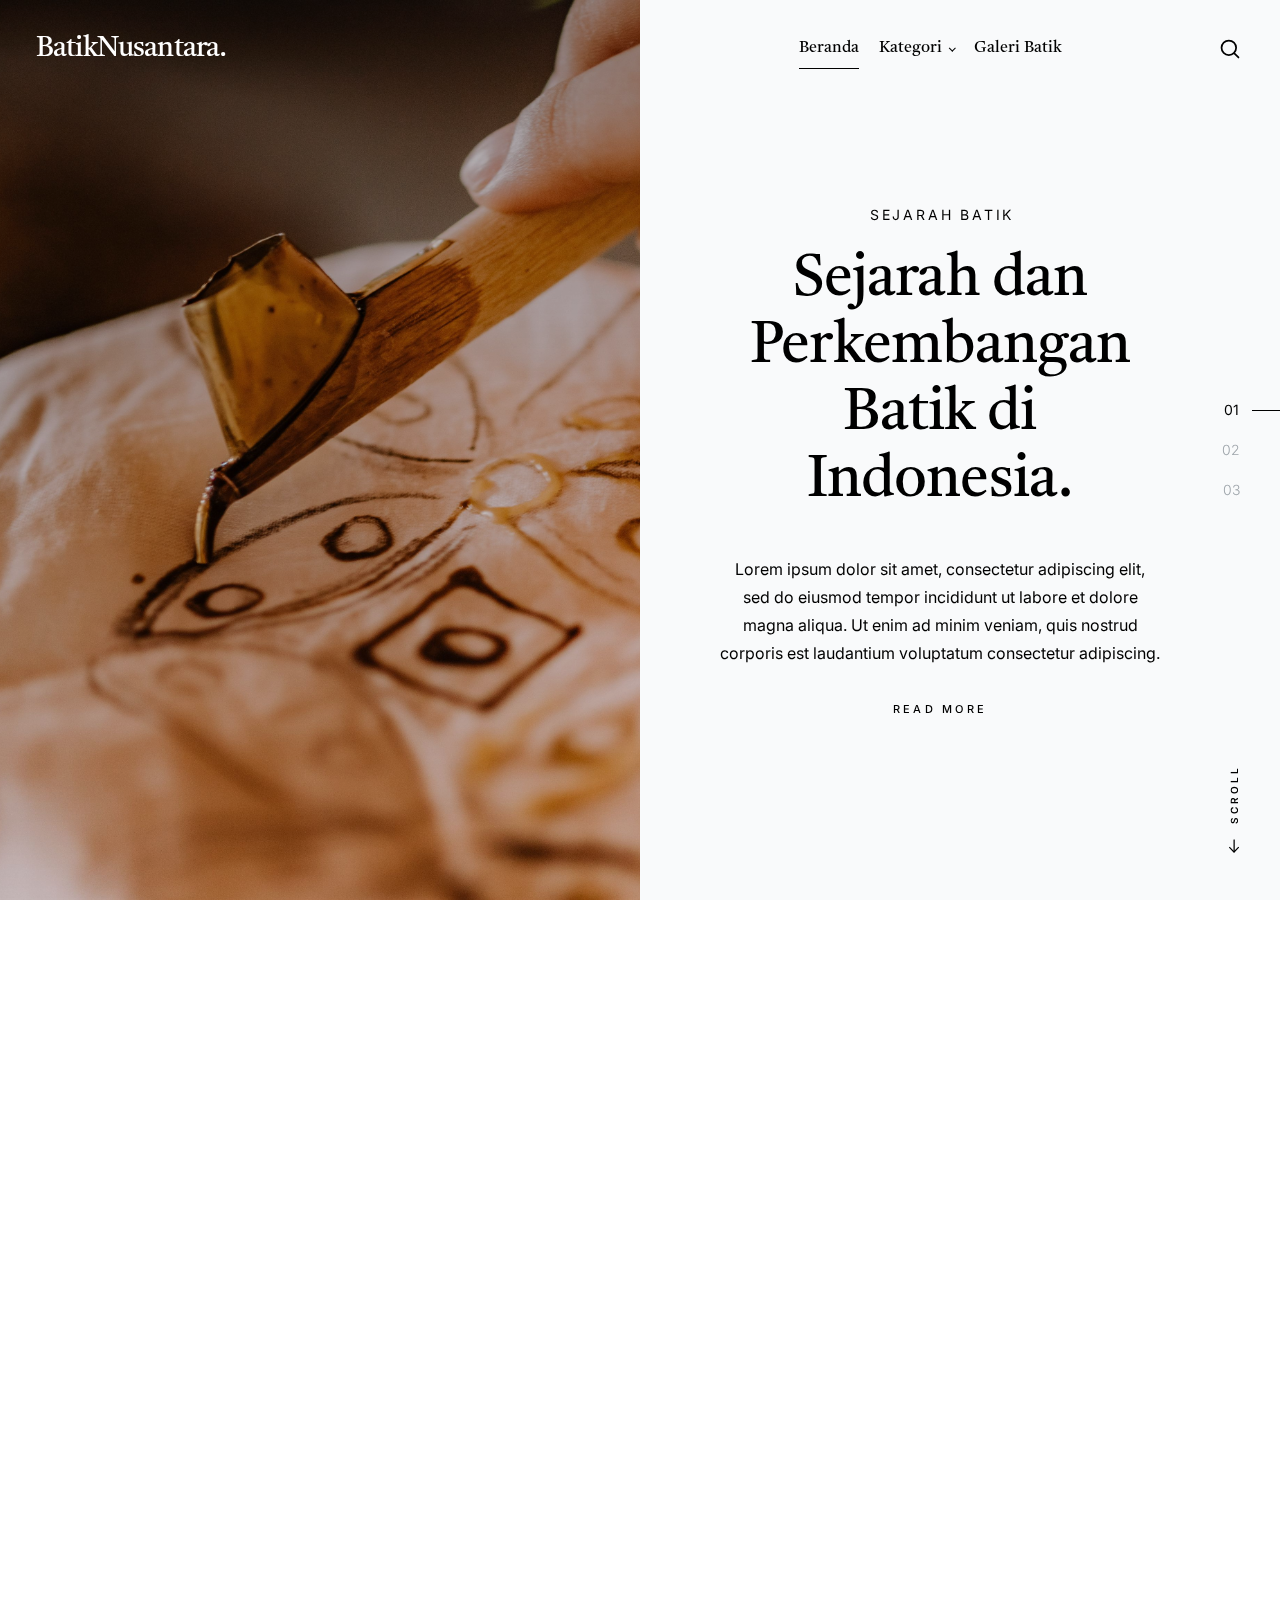
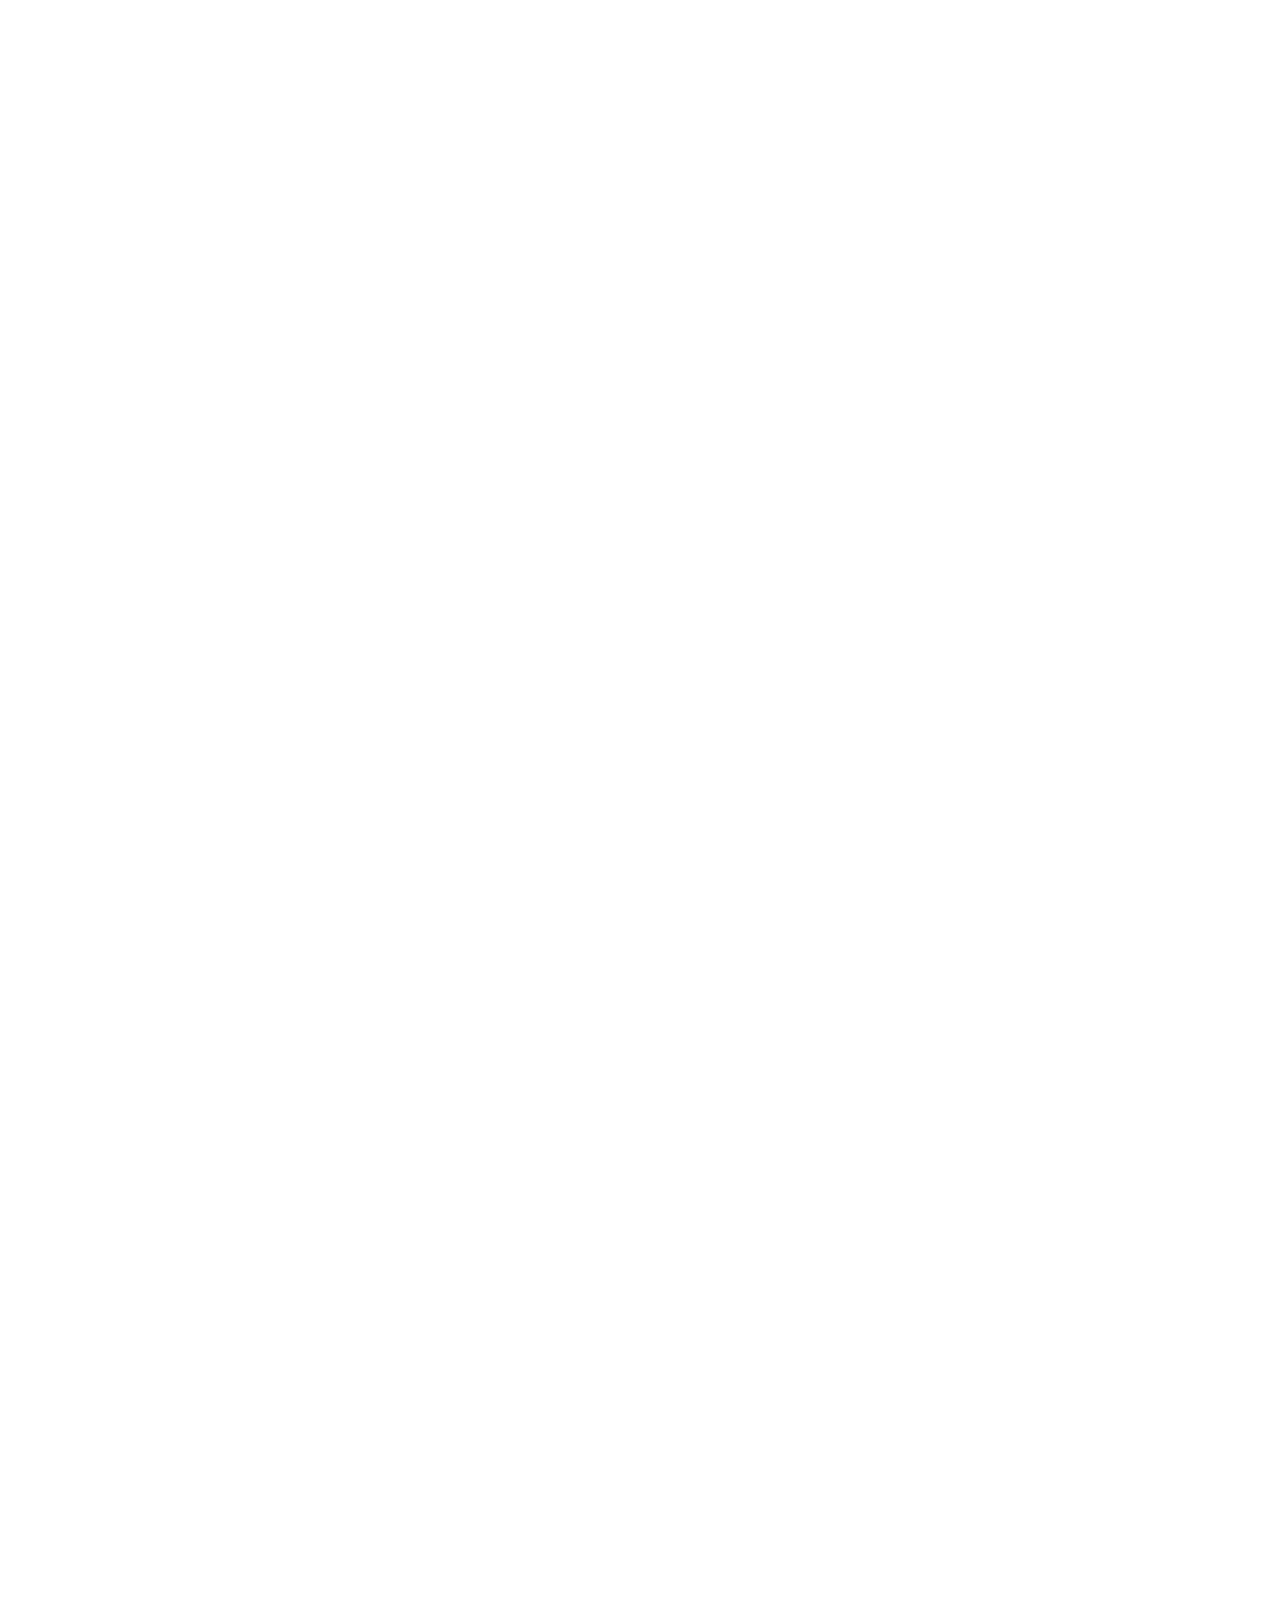
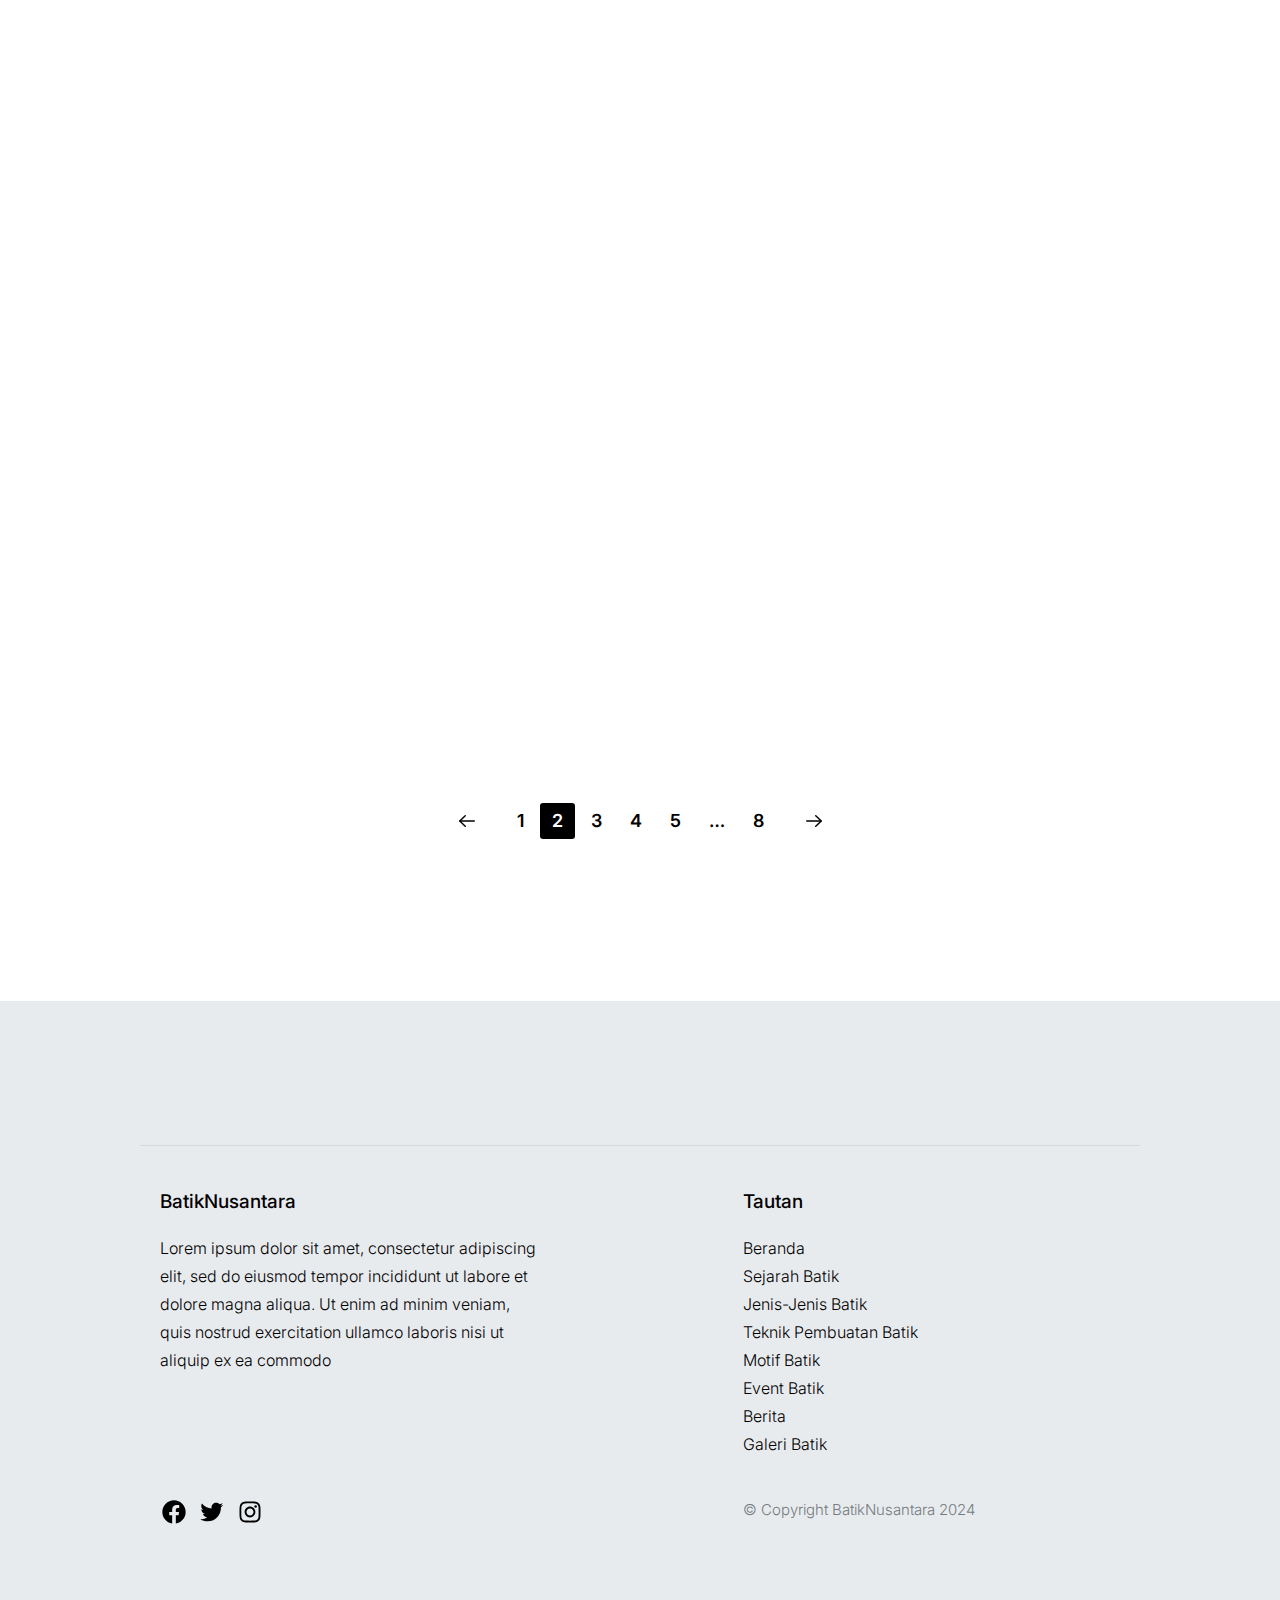
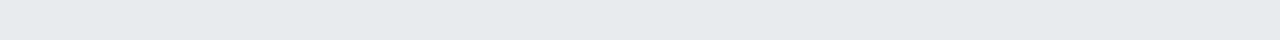
<file: batikNusantara/index.html>
<!DOCTYPE html>
<html lang="en" class="no-js">

<head>

    <!--- basic page needs
    ================================================== -->
    <meta charset="utf-8">
    <meta name="viewport" content="width=device-width, initial-scale=1">
    <title>BatikNusantara</title>

    <script>
        document.documentElement.classList.remove('no-js');
        document.documentElement.classList.add('js');
    </script>


    <!-- CSS
    ================================================== -->
    <link rel="stylesheet" href="css/vendor.css">
    <link rel="stylesheet" href="css/styles.css">

    <!-- favicons
    ================================================== -->
    <link rel="apple-touch-icon" sizes="180x180" href="apple-touch-icon.png">
    <link rel="icon" type="image/png" sizes="32x32" href="favicon-32x32.png">
    <link rel="icon" type="image/png" sizes="16x16" href="favicon-16x16.png">
    <link rel="manifest" href="site.webmanifest">

</head>


<body id="top">


    <!-- preloader
    ================================================== -->
    <div id="preloader">
        <div id="loader" class="dots-fade">
            <div></div>
            <div></div>
            <div></div>
        </div>
    </div>


    <!-- page wrap
    ================================================== -->
    <div id="page" class="s-pagewrap ss-home">


        <!-- # site header 
        ================================================== -->
        <header id="masthead" class="s-header">

            <div class="s-header__branding">
                <p class="site-title">
                    <a href="index.html" rel="home">BatikNusantara.</a>
                </p>
            </div>

            <div class="row s-header__navigation">

                <nav class="s-header__nav-wrap">

                    <h3 class="s-header__nav-heading">Navigate to</h3>

                    <ul class="s-header__nav">
                        <li class="current-menu-item"><a href="index.html" title="">Beranda</a></li>
                        <li class="has-children">
                            <a href="#0" title="" class="">Kategori</a>
                            <ul class="sub-menu">
                                <li><a href="single-standard.html">Sejarah Batik</a></li>
                                <!-- Sejarah Batik: Menyajikan informasi tentang asal-usul batik, perkembangannya dari masa ke masa, dan peran budaya serta tradisi dalam pembuatan batik. -->
                                <li><a href="single-standard.html">Jenis-Jenis Batik</a></li>
                                <!-- Jenis-jenis Batik: Memperkenalkan berbagai jenis batik dari berbagai daerah di Indonesia maupun dari negara lain yang memiliki tradisi batik, serta perbedaan dan karakteristik masing-masing. -->
                                <li><a href="single-standard.html">Teknik Pembuatan Batik</a></li>
                                <!-- Teknik Pembuatan Batik: Mendetailkan proses pembuatan batik secara tradisional maupun modern, termasuk teknik pewarnaan, penggunaan alat, dan bahan-bahan yang digunakan. -->
                                <li><a href="motif-batik.html">Motif Batik</a></li>
                                <!-- Motif Batik: Menyajikan beragam motif batik beserta maknanya, baik yang memiliki makna filosofis, simbolis, maupun motif-motif yang bersifat dekoratif. -->
                                <li><a href="event-batik.html">Event Batik</a></li>
                                <!-- Event dan Komunitas Batik: Informasi tentang acara-acara terkait batik seperti pameran, workshop, dan festival, serta menghubungkan penggemar batik dengan komunitas-komunitas batik di berbagai tempat. -->
                                <li><a href="berita.html">Berita</a></li>
                                <!-- Berita dan Artikel Terkini: Menyajikan berita dan artikel terbaru seputar dunia batik, termasuk perkembangan industri, kolaborasi seniman, dan peristiwa terkait batik di dalam dan luar negeri. -->
                            </ul>
                        </li>
                        <li><a href="galeri-batik.html" title="">Galeri Batik</a></li>
                        <!-- Galeri Batik adalah tempat di mana Anda dapat menampilkan koleksi gambar-gambar batik secara visual. Ini bisa menjadi galeri foto atau gambar-gambar yang menampilkan berbagai jenis batik, motif-motif yang beragam, serta contoh-contoh batik yang unik dan menarik. Galeri Batik ini dapat menjadi sarana untuk menginspirasi pengunjung dengan keindahan dan keragaman batik.

                        Sementara itu, submenu seperti "Jenis-jenis Batik" atau "Seni dan Desain Batik" cenderung lebih fokus pada penjelasan dan informasi tertulis tentang jenis-jenis batik, motif-motif yang ada, atau tren desain batik. Ini mungkin termasuk deskripsi tekstual, sejarah, atau konteks budaya di balik berbagai jenis batik dan motif.

                        Jadi, sementara Galeri Batik menampilkan batik dalam bentuk gambar-gambar, submenu yang lain memberikan informasi lebih mendalam dan kontekstual tentang berbagai aspek batik, seperti sejarah, teknik pembuatan, jenis-jenis, dan desain. -->
                    </ul> <!-- end s-header__nav -->

                </nav> <!-- end s-header__nav-wrap -->

            </div> <!-- end s-header__navigation -->

            <div class="s-header__search">

                <div class="s-header__search-inner">
                    <div class="row">

                        <form role="search" method="get" class="s-header__search-form" action="#">
                            <label>
                                <span class="u-screen-reader-text">Search for:</span>
                                <input type="search" class="s-header__search-field" placeholder="Search for..." value=""
                                    name="s" title="Search for:" autocomplete="off">
                            </label>
                            <input type="submit" class="s-header__search-submit" value="Search">
                        </form>

                        <a href="#0" title="Close Search" class="s-header__search-close">Close</a>

                    </div> <!-- end row -->
                </div> <!-- s-header__search-inner -->

            </div> <!-- end s-header__search -->

            <a class="s-header__menu-toggle" href="#0"><span>Menu</span></a>
            <a class="s-header__search-trigger" href="#">
                <svg width="24" height="24" fill="none" viewBox="0 0 24 24">
                    <path stroke="currentColor" stroke-linecap="round" stroke-linejoin="round" stroke-width="1.5"
                        d="M19.25 19.25L15.5 15.5M4.75 11C4.75 7.54822 7.54822 4.75 11 4.75C14.4518 4.75 17.25 7.54822 17.25 11C17.25 14.4518 14.4518 17.25 11 17.25C7.54822 17.25 4.75 14.4518 4.75 11Z">
                    </path>
                </svg>
            </a>

        </header> <!-- end s-header -->


        <!-- # site-content
        ================================================== -->
        <section id="content" class="s-content">


            <!-- hero -->
            <div class="hero">

                <div class="hero__slider swiper-container">

                    <div class="swiper-wrapper">
                        <article class="hero__slide swiper-slide">
                            <div class="hero__entry-image"
                                style="background-image: url('images/thumbs/featured/featured-04_2000.jpg');"></div>
                            <div class="hero__entry-text">
                                <div class="hero__entry-text-inner">
                                    <div class="hero__entry-meta">
                                        <span class="cat-links">
                                            <a href="single-standard.html">Sejarah Batik</a>
                                        </span>
                                    </div>
                                    <h2 class="hero__entry-title">
                                        <a href="single-standard.html">
                                            Sejarah dan Perkembangan Batik di Indonesia.
                                        </a>
                                    </h2>
                                    <p class="hero__entry-desc">
                                        Lorem ipsum dolor sit amet, consectetur adipiscing elit, sed do eiusmod tempor
                                        incididunt ut labore et dolore magna aliqua. Ut enim ad minim veniam, quis
                                        nostrud corporis est laudantium voluptatum consectetur adipiscing.
                                    </p>
                                    <a class="hero__more-link" href="single-standard.html">Read More</a>
                                </div>
                            </div>
                        </article>
                        <article class="hero__slide swiper-slide">
                            <div class="hero__entry-image"
                                style="background-image: url('images/thumbs/featured/featured-02_2000.jpg');"></div>
                            <div class="hero__entry-text">
                                <div class="hero__entry-text-inner">
                                    <div class="hero__entry-meta">
                                        <span class="cat-links">
                                            <a href="galeri-batik.html">Jenis-Jenis Batik</a>
                                        </span>
                                    </div>
                                    <h2 class="hero__entry-title">
                                        <a href="single-standard.html">
                                            Jenis-Jenis Batik dan Pembuatannya.
                                        </a>
                                    </h2>
                                    <p class="hero__entry-desc">
                                        Voluptas harum sequi rerum quasi quisquam. Est tenetur ut doloribus in aliquid
                                        animi nostrum. Tempora
                                        quibusdam ad nulla. Quis autem possimus dolores est est fugiat saepe vel aut.
                                        Earum consequatur.
                                    </p>
                                    <a class="hero__more-link" href="single-standard.html">Read More</a>
                                </div>
                            </div>
                        </article>
                        <article class="hero__slide swiper-slide">
                            <div class="hero__entry-image"
                                style="background-image: url('images/thumbs/featured/featured-03_2000.jpg');"></div>
                            <div class="hero__entry-text">
                                <div class="hero__entry-text-inner">
                                    <div class="hero__entry-meta">
                                        <span class="cat-links">
                                            <a href="galeri-batik.html">Lifestyle</a>
                                        </span>
                                    </div>
                                    <h2 class="hero__entry-title">
                                        <a href="single-standard.html">
                                            Six Relaxation Techniques to Reduce Stress.
                                        </a>
                                    </h2>
                                    <p class="hero__entry-desc">
                                        Quasi consequatur quia excepturi ullam velit. Repellat velit vel occaecati neque
                                        perspiciatis quibusdam nulla.
                                        Unde et earum. Nostrum nulla optio debitis odio modi. Quis autem possimus
                                        dolores est est fugiat saepe vel aut.
                                    </p>
                                    <a class="hero__more-link" href="single-standard.html">Read More</a>
                                </div>
                            </div>
                        </article>
                    </div> <!-- swiper-wrapper -->

                    <div class="swiper-pagination"></div>

                </div> <!-- end hero slider -->

                <a href="#bricks" class="hero__scroll-down smoothscroll">
                    <svg width="24" height="24" fill="none" viewBox="0 0 24 24">
                        <path stroke="currentColor" stroke-linecap="round" stroke-linejoin="round" stroke-width="1.5"
                            d="M10.25 6.75L4.75 12L10.25 17.25"></path>
                        <path stroke="currentColor" stroke-linecap="round" stroke-linejoin="round" stroke-width="1.5"
                            d="M19.25 12H5"></path>
                    </svg>
                    <span>Scroll</span>
                </a>

            </div> <!-- end hero -->


            <!--  masonry -->
            <div id="bricks" class="bricks">

                <div class="masonry">

                    <div class="bricks-wrapper" data-animate-block>

                        <div class="grid-sizer"></div>

                        <article class="brick entry" data-animate-el>

                            <div class="entry__thumb">
                                <a href="single-standard.html" class="thumb-link">
                                    <img src="images/thumbs/masonry/berita-1.jpg" alt="">
                                </a>
                            </div> <!-- end entry__thumb -->

                            <div class="entry__text">
                                <div class="entry__header">
                                    <div class="entry__meta">
                                        <span class="byline">
                                            <a href="#0">Jumat, 01 Maret 2024 17:09 WIB</a>
                                        </span>
                                    </div>
                                    <h1 class="entry__title"><a href="single-standard.html">Perdana, Iwan Tirta Garap
                                            Kain Ramah Lingkungan untuk Koleksi Ramadan 2024.</a></h1>
                                </div>
                                <div class="entry__excerpt">
                                    <p>
                                        Lorem ipsum Sed eiusmod esse aliqua sed incididunt aliqua incididunt mollit id
                                        et sit proident dolor nulla
                                        sed commodo est ad minim elit reprehenderit nisi officia aute incididunt velit
                                        sint in aliqua cillum in.
                                    </p>
                                </div>
                                <a class="entry__more-link" href="#0">Read More</a>
                            </div> <!-- end entry__text -->

                        </article> <!-- end article -->

                        <article class="brick entry" data-animate-el>

                            <div class="entry__thumb">
                                <a href="single-standard.html" class="thumb-link">
                                    <img src="images/thumbs/masonry/berita-1.jpg" alt="">
                                </a>
                            </div> <!-- end entry__thumb -->

                            <div class="entry__text">
                                <div class="entry__header">
                                    <div class="entry__meta">
                                        <span class="byline">
                                            <a href="#0">Jumat, 01 Maret 2024 17:09 WIB</a>
                                        </span>
                                    </div>
                                    <h1 class="entry__title"><a href="single-standard.html">Perdana, Iwan Tirta Garap
                                            Kain Ramah Lingkungan untuk Koleksi Ramadan 2024.</a></h1>
                                </div>
                                <div class="entry__excerpt">
                                    <p>
                                        Lorem ipsum Sed eiusmod esse aliqua sed incididunt aliqua incididunt mollit id
                                        et sit proident dolor nulla
                                        sed commodo est ad minim elit reprehenderit nisi officia aute incididunt velit
                                        sint in aliqua cillum in.
                                    </p>
                                </div>
                                <a class="entry__more-link" href="#0">Read More</a>
                            </div> <!-- end entry__text -->

                        </article> <!-- end article -->

                        <article class="brick entry" data-animate-el>

                            <div class="entry__thumb">
                                <a href="single-standard.html" class="thumb-link">
                                    <img src="images/thumbs/masonry/berita-1.jpg" alt="">
                                </a>
                            </div> <!-- end entry__thumb -->

                            <div class="entry__text">
                                <div class="entry__header">
                                    <div class="entry__meta">
                                        <span class="byline">
                                            <a href="#0">Jumat, 01 Maret 2024 17:09 WIB</a>
                                        </span>
                                    </div>
                                    <h1 class="entry__title"><a href="single-standard.html">Perdana, Iwan Tirta Garap
                                            Kain Ramah Lingkungan untuk Koleksi Ramadan 2024.</a></h1>
                                </div>
                                <div class="entry__excerpt">
                                    <p>
                                        Lorem ipsum Sed eiusmod esse aliqua sed incididunt aliqua incididunt mollit id
                                        et sit proident dolor nulla
                                        sed commodo est ad minim elit reprehenderit nisi officia aute incididunt velit
                                        sint in aliqua cillum in.
                                    </p>
                                </div>
                                <a class="entry__more-link" href="#0">Read More</a>
                            </div> <!-- end entry__text -->

                        </article> <!-- end article -->

                        <article class="brick entry" data-animate-el>

                            <div class="entry__thumb">
                                <a href="single-standard.html" class="thumb-link">
                                    <img src="images/thumbs/masonry/berita-1.jpg" alt="">
                                </a>
                            </div> <!-- end entry__thumb -->

                            <div class="entry__text">
                                <div class="entry__header">
                                    <div class="entry__meta">
                                        <span class="byline">
                                            <a href="#0">Jumat, 01 Maret 2024 17:09 WIB</a>
                                        </span>
                                    </div>
                                    <h1 class="entry__title"><a href="single-standard.html">Perdana, Iwan Tirta Garap
                                            Kain Ramah Lingkungan untuk Koleksi Ramadan 2024.</a></h1>
                                </div>
                                <div class="entry__excerpt">
                                    <p>
                                        Lorem ipsum Sed eiusmod esse aliqua sed incididunt aliqua incididunt mollit id
                                        et sit proident dolor nulla
                                        sed commodo est ad minim elit reprehenderit nisi officia aute incididunt velit
                                        sint in aliqua cillum in.
                                    </p>
                                </div>
                                <a class="entry__more-link" href="#0">Read More</a>
                            </div> <!-- end entry__text -->

                        </article> <!-- end article -->

                        <article class="brick entry" data-animate-el>

                            <div class="entry__thumb">
                                <a href="single-standard.html" class="thumb-link">
                                    <img src="images/thumbs/masonry/berita-1.jpg" alt="">
                                </a>
                            </div> <!-- end entry__thumb -->

                            <div class="entry__text">
                                <div class="entry__header">
                                    <div class="entry__meta">
                                        <span class="byline">
                                            <a href="#0">Jumat, 01 Maret 2024 17:09 WIB</a>
                                        </span>
                                    </div>
                                    <h1 class="entry__title"><a href="single-standard.html">Perdana, Iwan Tirta Garap
                                            Kain Ramah Lingkungan untuk Koleksi Ramadan 2024.</a></h1>
                                </div>
                                <div class="entry__excerpt">
                                    <p>
                                        Lorem ipsum Sed eiusmod esse aliqua sed incididunt aliqua incididunt mollit id
                                        et sit proident dolor nulla
                                        sed commodo est ad minim elit reprehenderit nisi officia aute incididunt velit
                                        sint in aliqua cillum in.
                                    </p>
                                </div>
                                <a class="entry__more-link" href="#0">Read More</a>
                            </div> <!-- end entry__text -->

                        </article> <!-- end article -->

                        <article class="brick entry" data-animate-el>

                            <div class="entry__thumb">
                                <a href="single-standard.html" class="thumb-link">
                                    <img src="images/thumbs/masonry/berita-1.jpg" alt="">
                                </a>
                            </div> <!-- end entry__thumb -->

                            <div class="entry__text">
                                <div class="entry__header">
                                    <div class="entry__meta">
                                        <span class="byline">
                                            <a href="#0">Jumat, 01 Maret 2024 17:09 WIB</a>
                                        </span>
                                    </div>
                                    <h1 class="entry__title"><a href="single-standard.html">Perdana, Iwan Tirta Garap
                                            Kain Ramah Lingkungan untuk Koleksi Ramadan 2024.</a></h1>
                                </div>
                                <div class="entry__excerpt">
                                    <p>
                                        Lorem ipsum Sed eiusmod esse aliqua sed incididunt aliqua incididunt mollit id
                                        et sit proident dolor nulla
                                        sed commodo est ad minim elit reprehenderit nisi officia aute incididunt velit
                                        sint in aliqua cillum in.
                                    </p>
                                </div>
                                <a class="entry__more-link" href="#0">Read More</a>
                            </div> <!-- end entry__text -->

                        </article> <!-- end article -->

                        <article class="brick entry" data-animate-el>

                            <div class="entry__thumb">
                                <a href="single-standard.html" class="thumb-link">
                                    <img src="images/thumbs/masonry/berita-1.jpg" alt="">
                                </a>
                            </div> <!-- end entry__thumb -->

                            <div class="entry__text">
                                <div class="entry__header">
                                    <div class="entry__meta">
                                        <span class="byline">
                                            <a href="#0">Jumat, 01 Maret 2024 17:09 WIB</a>
                                        </span>
                                    </div>
                                    <h1 class="entry__title"><a href="single-standard.html">Perdana, Iwan Tirta Garap
                                            Kain Ramah Lingkungan untuk Koleksi Ramadan 2024.</a></h1>
                                </div>
                                <div class="entry__excerpt">
                                    <p>
                                        Lorem ipsum Sed eiusmod esse aliqua sed incididunt aliqua incididunt mollit id
                                        et sit proident dolor nulla
                                        sed commodo est ad minim elit reprehenderit nisi officia aute incididunt velit
                                        sint in aliqua cillum in.
                                    </p>
                                </div>
                                <a class="entry__more-link" href="#0">Read More</a>
                            </div> <!-- end entry__text -->

                        </article> <!-- end article -->

                        <article class="brick entry" data-animate-el>

                            <div class="entry__thumb">
                                <a href="single-standard.html" class="thumb-link">
                                    <img src="images/thumbs/masonry/berita-1.jpg" alt="">
                                </a>
                            </div> <!-- end entry__thumb -->

                            <div class="entry__text">
                                <div class="entry__header">
                                    <div class="entry__meta">
                                        <span class="byline">
                                            <a href="#0">Jumat, 01 Maret 2024 17:09 WIB</a>
                                        </span>
                                    </div>
                                    <h1 class="entry__title"><a href="single-standard.html">Perdana, Iwan Tirta Garap
                                            Kain Ramah Lingkungan untuk Koleksi Ramadan 2024.</a></h1>
                                </div>
                                <div class="entry__excerpt">
                                    <p>
                                        Lorem ipsum Sed eiusmod esse aliqua sed incididunt aliqua incididunt mollit id
                                        et sit proident dolor nulla
                                        sed commodo est ad minim elit reprehenderit nisi officia aute incididunt velit
                                        sint in aliqua cillum in.
                                    </p>
                                </div>
                                <a class="entry__more-link" href="#0">Read More</a>
                            </div> <!-- end entry__text -->

                        </article> <!-- end article -->

                        <article class="brick entry" data-animate-el>

                            <div class="entry__thumb">
                                <a href="single-standard.html" class="thumb-link">
                                    <img src="images/thumbs/masonry/berita-1.jpg" alt="">
                                </a>
                            </div> <!-- end entry__thumb -->

                            <div class="entry__text">
                                <div class="entry__header">
                                    <div class="entry__meta">
                                        <span class="byline">
                                            <a href="#0">Jumat, 01 Maret 2024 17:09 WIB</a>
                                        </span>
                                    </div>
                                    <h1 class="entry__title"><a href="single-standard.html">Perdana, Iwan Tirta Garap
                                            Kain Ramah Lingkungan untuk Koleksi Ramadan 2024.</a></h1>
                                </div>
                                <div class="entry__excerpt">
                                    <p>
                                        Lorem ipsum Sed eiusmod esse aliqua sed incididunt aliqua incididunt mollit id
                                        et sit proident dolor nulla
                                        sed commodo est ad minim elit reprehenderit nisi officia aute incididunt velit
                                        sint in aliqua cillum in.
                                    </p>
                                </div>
                                <a class="entry__more-link" href="#0">Read More</a>
                            </div> <!-- end entry__text -->

                        </article> <!-- end article -->

                        <article class="brick entry" data-animate-el>

                            <div class="entry__thumb">
                                <a href="single-standard.html" class="thumb-link">
                                    <img src="images/thumbs/masonry/berita-1.jpg" alt="">
                                </a>
                            </div> <!-- end entry__thumb -->

                            <div class="entry__text">
                                <div class="entry__header">
                                    <div class="entry__meta">
                                        <span class="byline">
                                            <a href="#0">Jumat, 01 Maret 2024 17:09 WIB</a>
                                        </span>
                                    </div>
                                    <h1 class="entry__title"><a href="single-standard.html">Perdana, Iwan Tirta Garap
                                            Kain Ramah Lingkungan untuk Koleksi Ramadan 2024.</a></h1>
                                </div>
                                <div class="entry__excerpt">
                                    <p>
                                        Lorem ipsum Sed eiusmod esse aliqua sed incididunt aliqua incididunt mollit id
                                        et sit proident dolor nulla
                                        sed commodo est ad minim elit reprehenderit nisi officia aute incididunt velit
                                        sint in aliqua cillum in.
                                    </p>
                                </div>
                                <a class="entry__more-link" href="#0">Read More</a>
                            </div> <!-- end entry__text -->

                        </article> <!-- end article -->

                        <article class="brick entry" data-animate-el>

                            <div class="entry__thumb">
                                <a href="single-standard.html" class="thumb-link">
                                    <img src="images/thumbs/masonry/berita-1.jpg" alt="">
                                </a>
                            </div> <!-- end entry__thumb -->

                            <div class="entry__text">
                                <div class="entry__header">
                                    <div class="entry__meta">
                                        <span class="byline">
                                            <a href="#0">Jumat, 01 Maret 2024 17:09 WIB</a>
                                        </span>
                                    </div>
                                    <h1 class="entry__title"><a href="single-standard.html">Perdana, Iwan Tirta Garap
                                            Kain Ramah Lingkungan untuk Koleksi Ramadan 2024.</a></h1>
                                </div>
                                <div class="entry__excerpt">
                                    <p>
                                        Lorem ipsum Sed eiusmod esse aliqua sed incididunt aliqua incididunt mollit id
                                        et sit proident dolor nulla
                                        sed commodo est ad minim elit reprehenderit nisi officia aute incididunt velit
                                        sint in aliqua cillum in.
                                    </p>
                                </div>
                                <a class="entry__more-link" href="#0">Read More</a>
                            </div> <!-- end entry__text -->

                        </article> <!-- end article -->

                        <article class="brick entry" data-animate-el>

                            <div class="entry__thumb">
                                <a href="single-standard.html" class="thumb-link">
                                    <img src="images/thumbs/masonry/berita-1.jpg" alt="">
                                </a>
                            </div> <!-- end entry__thumb -->

                            <div class="entry__text">
                                <div class="entry__header">
                                    <div class="entry__meta">
                                        <span class="byline">
                                            <a href="#0">Jumat, 01 Maret 2024 17:09 WIB</a>
                                        </span>
                                    </div>
                                    <h1 class="entry__title"><a href="single-standard.html">Perdana, Iwan Tirta Garap
                                            Kain Ramah Lingkungan untuk Koleksi Ramadan 2024.</a></h1>
                                </div>
                                <div class="entry__excerpt">
                                    <p>
                                        Lorem ipsum Sed eiusmod esse aliqua sed incididunt aliqua incididunt mollit id
                                        et sit proident dolor nulla
                                        sed commodo est ad minim elit reprehenderit nisi officia aute incididunt velit
                                        sint in aliqua cillum in.
                                    </p>
                                </div>
                                <a class="entry__more-link" href="#0">Read More</a>
                            </div> <!-- end entry__text -->

                        </article> <!-- end article -->


                    </div> <!-- end bricks-wrapper -->

                </div> <!-- end masonry-->


                <!-- pagination -->
                <div class="row pagination">
                    <div class="column lg-12">
                        <nav class="pgn">
                            <ul>
                                <li>
                                    <a class="pgn__prev" href="#0">
                                        <svg width="24" height="24" fill="none" viewBox="0 0 24 24">
                                            <path stroke="currentColor" stroke-linecap="round" stroke-linejoin="round"
                                                stroke-width="1.5" d="M10.25 6.75L4.75 12L10.25 17.25"></path>
                                            <path stroke="currentColor" stroke-linecap="round" stroke-linejoin="round"
                                                stroke-width="1.5" d="M19.25 12H5"></path>
                                        </svg>
                                    </a>
                                </li>
                                <li><a class="pgn__num" href="#0">1</a></li>
                                <li><span class="pgn__num current">2</span></li>
                                <li><a class="pgn__num" href="#0">3</a></li>
                                <li><a class="pgn__num" href="#0">4</a></li>
                                <li><a class="pgn__num" href="#0">5</a></li>
                                <li><span class="pgn__num dots">…</span></li>
                                <li><a class="pgn__num" href="#0">8</a></li>
                                <li>
                                    <a class="pgn__next" href="#0">
                                        <svg width="24" height="24" fill="none" viewBox="0 0 24 24">
                                            <path stroke="currentColor" stroke-linecap="round" stroke-linejoin="round"
                                                stroke-width="1.5" d="M13.75 6.75L19.25 12L13.75 17.25"></path>
                                            <path stroke="currentColor" stroke-linecap="round" stroke-linejoin="round"
                                                stroke-width="1.5" d="M19 12H4.75"></path>
                                        </svg>
                                    </a>
                                </li>
                            </ul>
                        </nav> <!-- end pgn -->
                    </div> <!-- end column -->
                </div> <!-- end pagination -->

            </div> <!-- end bricks -->

        </section> <!-- end s-content -->


        <!-- # site-footer
        ================================================== -->
        <footer id="colophon" class="s-footer">

            <div class="row s-footer__main">

                <div class="column lg-5 md-6 tab-12 s-footer__about">
                    <h4>BatikNusantara</h4>

                    <p>
                        Lorem ipsum dolor sit amet, consectetur
                        adipiscing elit, sed do eiusmod tempor
                        incididunt ut labore et dolore magna aliqua.
                        Ut enim ad minim veniam, quis nostrud exercitation
                        ullamco laboris nisi ut aliquip ex ea commodo
                    </p>
                </div> <!-- end s-footer__about -->

                <div class="column lg-5 md-6 tab-12">
                    <div class="row">
                        <div class="column lg-12">
                            <h4>Tautan</h4>
                            <ul class="link-list">
                                <li><a href="index.html">Beranda</a></li>
                                <li><a href="single-standard.html">Sejarah Batik</a></li>
                                <li><a href="single-standard.html">Jenis-Jenis Batik</a></li>
                                <li><a href="single-standard.html">Teknik Pembuatan Batik</a></li>
                                <li><a href="motif-batik.html">Motif Batik</a></li>
                                <li><a href="event-batik.html">Event Batik</a></li>
                                <li><a href="berita.html">Berita</a></li>
                                <li><a href="galeri-batik.html">Galeri Batik</a></li>
                            </ul>
                        </div>
                    </div>
                </div>

            </div> <!-- end s-footer__main -->

            <div class="row s-footer__bottom">

                <div class="column lg-7 md-6 tab-12">
                    <ul class="s-footer__social">
                        <li>
                            <a href="#0">
                                <svg xmlns="http://www.w3.org/2000/svg" width="24" height="24" viewBox="0 0 24 24"
                                    style="fill: rgba(0, 0, 0, 1);transform: ;msFilter:;">
                                    <path
                                        d="M12.001 2.002c-5.522 0-9.999 4.477-9.999 9.999 0 4.99 3.656 9.126 8.437 9.879v-6.988h-2.54v-2.891h2.54V9.798c0-2.508 1.493-3.891 3.776-3.891 1.094 0 2.24.195 2.24.195v2.459h-1.264c-1.24 0-1.628.772-1.628 1.563v1.875h2.771l-.443 2.891h-2.328v6.988C18.344 21.129 22 16.992 22 12.001c0-5.522-4.477-9.999-9.999-9.999z">
                                    </path>
                                </svg>
                                <span class="u-screen-reader-text">Facebook</span>
                            </a>
                        </li>
                        <li>
                            <a href="#0">
                                <svg xmlns="http://www.w3.org/2000/svg" width="24" height="24" viewBox="0 0 24 24"
                                    style="fill:rgba(0, 0, 0, 1);transform:;-ms-filter:">
                                    <path
                                        d="M19.633,7.997c0.013,0.175,0.013,0.349,0.013,0.523c0,5.325-4.053,11.461-11.46,11.461c-2.282,0-4.402-0.661-6.186-1.809 c0.324,0.037,0.636,0.05,0.973,0.05c1.883,0,3.616-0.636,5.001-1.721c-1.771-0.037-3.255-1.197-3.767-2.793 c0.249,0.037,0.499,0.062,0.761,0.062c0.361,0,0.724-0.05,1.061-0.137c-1.847-0.374-3.23-1.995-3.23-3.953v-0.05 c0.537,0.299,1.16,0.486,1.82,0.511C3.534,9.419,2.823,8.184,2.823,6.787c0-0.748,0.199-1.434,0.548-2.032 c1.983,2.443,4.964,4.04,8.306,4.215c-0.062-0.3-0.1-0.611-0.1-0.923c0-2.22,1.796-4.028,4.028-4.028 c1.16,0,2.207,0.486,2.943,1.272c0.91-0.175,1.782-0.512,2.556-0.973c-0.299,0.935-0.936,1.721-1.771,2.22 c0.811-0.088,1.597-0.312,2.319-0.624C21.104,6.712,20.419,7.423,19.633,7.997z">
                                    </path>
                                </svg>
                                <span class="u-screen-reader-text">Twitter</span>
                            </a>
                        </li>
                        <li>
                            <a href="#0">
                                <svg xmlns="http://www.w3.org/2000/svg" width="24" height="24" viewBox="0 0 24 24"
                                    style="fill:rgba(0, 0, 0, 1);transform:;-ms-filter:">
                                    <path
                                        d="M11.999,7.377c-2.554,0-4.623,2.07-4.623,4.623c0,2.554,2.069,4.624,4.623,4.624c2.552,0,4.623-2.07,4.623-4.624 C16.622,9.447,14.551,7.377,11.999,7.377L11.999,7.377z M11.999,15.004c-1.659,0-3.004-1.345-3.004-3.003 c0-1.659,1.345-3.003,3.004-3.003s3.002,1.344,3.002,3.003C15.001,13.659,13.658,15.004,11.999,15.004L11.999,15.004z">
                                    </path>
                                    <circle cx="16.806" cy="7.207" r="1.078"></circle>
                                    <path
                                        d="M20.533,6.111c-0.469-1.209-1.424-2.165-2.633-2.632c-0.699-0.263-1.438-0.404-2.186-0.42 c-0.963-0.042-1.268-0.054-3.71-0.054s-2.755,0-3.71,0.054C7.548,3.074,6.809,3.215,6.11,3.479C4.9,3.946,3.945,4.902,3.477,6.111 c-0.263,0.7-0.404,1.438-0.419,2.186c-0.043,0.962-0.056,1.267-0.056,3.71c0,2.442,0,2.753,0.056,3.71 c0.015,0.748,0.156,1.486,0.419,2.187c0.469,1.208,1.424,2.164,2.634,2.632c0.696,0.272,1.435,0.426,2.185,0.45 c0.963,0.042,1.268,0.055,3.71,0.055s2.755,0,3.71-0.055c0.747-0.015,1.486-0.157,2.186-0.419c1.209-0.469,2.164-1.424,2.633-2.633 c0.263-0.7,0.404-1.438,0.419-2.186c0.043-0.962,0.056-1.267,0.056-3.71s0-2.753-0.056-3.71C20.941,7.57,20.801,6.819,20.533,6.111z M19.315,15.643c-0.007,0.576-0.111,1.147-0.311,1.688c-0.305,0.787-0.926,1.409-1.712,1.711c-0.535,0.199-1.099,0.303-1.67,0.311 c-0.95,0.044-1.218,0.055-3.654,0.055c-2.438,0-2.687,0-3.655-0.055c-0.569-0.007-1.135-0.112-1.669-0.311 c-0.789-0.301-1.414-0.923-1.719-1.711c-0.196-0.534-0.302-1.099-0.311-1.669c-0.043-0.95-0.053-1.218-0.053-3.654 c0-2.437,0-2.686,0.053-3.655c0.007-0.576,0.111-1.146,0.311-1.687c0.305-0.789,0.93-1.41,1.719-1.712 c0.534-0.198,1.1-0.303,1.669-0.311c0.951-0.043,1.218-0.055,3.655-0.055c2.437,0,2.687,0,3.654,0.055 c0.571,0.007,1.135,0.112,1.67,0.311c0.786,0.303,1.407,0.925,1.712,1.712c0.196,0.534,0.302,1.099,0.311,1.669 c0.043,0.951,0.054,1.218,0.054,3.655c0,2.436,0,2.698-0.043,3.654H19.315z">
                                    </path>
                                </svg>
                                <span class="u-screen-reader-text">Instagram</span>
                            </a>
                        </li>
                    </ul>
                </div>
                <div class="column lg-5 md-6 tab-12">
                    <div class="ss-copyright">
                        <span>© Copyright BatikNusantara 2024</span>
                    </div>
                </div>

            </div> <!-- end s-footer__bottom -->

            <div class="ss-go-top">
                <a class="smoothscroll" title="Back to Top" href="#top">
                    <svg width="24" height="24" fill="none" viewBox="0 0 24 24">
                        <path stroke="currentColor" stroke-linecap="round" stroke-linejoin="round" stroke-width="1.5"
                            d="M17.25 10.25L12 4.75L6.75 10.25" />
                        <path stroke="currentColor" stroke-linecap="round" stroke-linejoin="round" stroke-width="1.5"
                            d="M12 19.25V5.75" />
                    </svg>
                </a>
            </div> <!-- end ss-go-top -->

        </footer><!-- end s-footer -->


        <!-- Java Script
    ================================================== -->
        <script src="https://cdn.jsdelivr.net/npm/bootstrap@5.3.3/dist/js/bootstrap.bundle.min.js"
            integrity="sha384-YvpcrYf0tY3lHB60NNkmXc5s9fDVZLESaAA55NDzOxhy9GkcIdslK1eN7N6jIeHz"
            crossorigin="anonymous"></script>
        <script src="js/plugins.js"></script>
        <script src="js/main.js"></script>

</body>

</html>
</file>
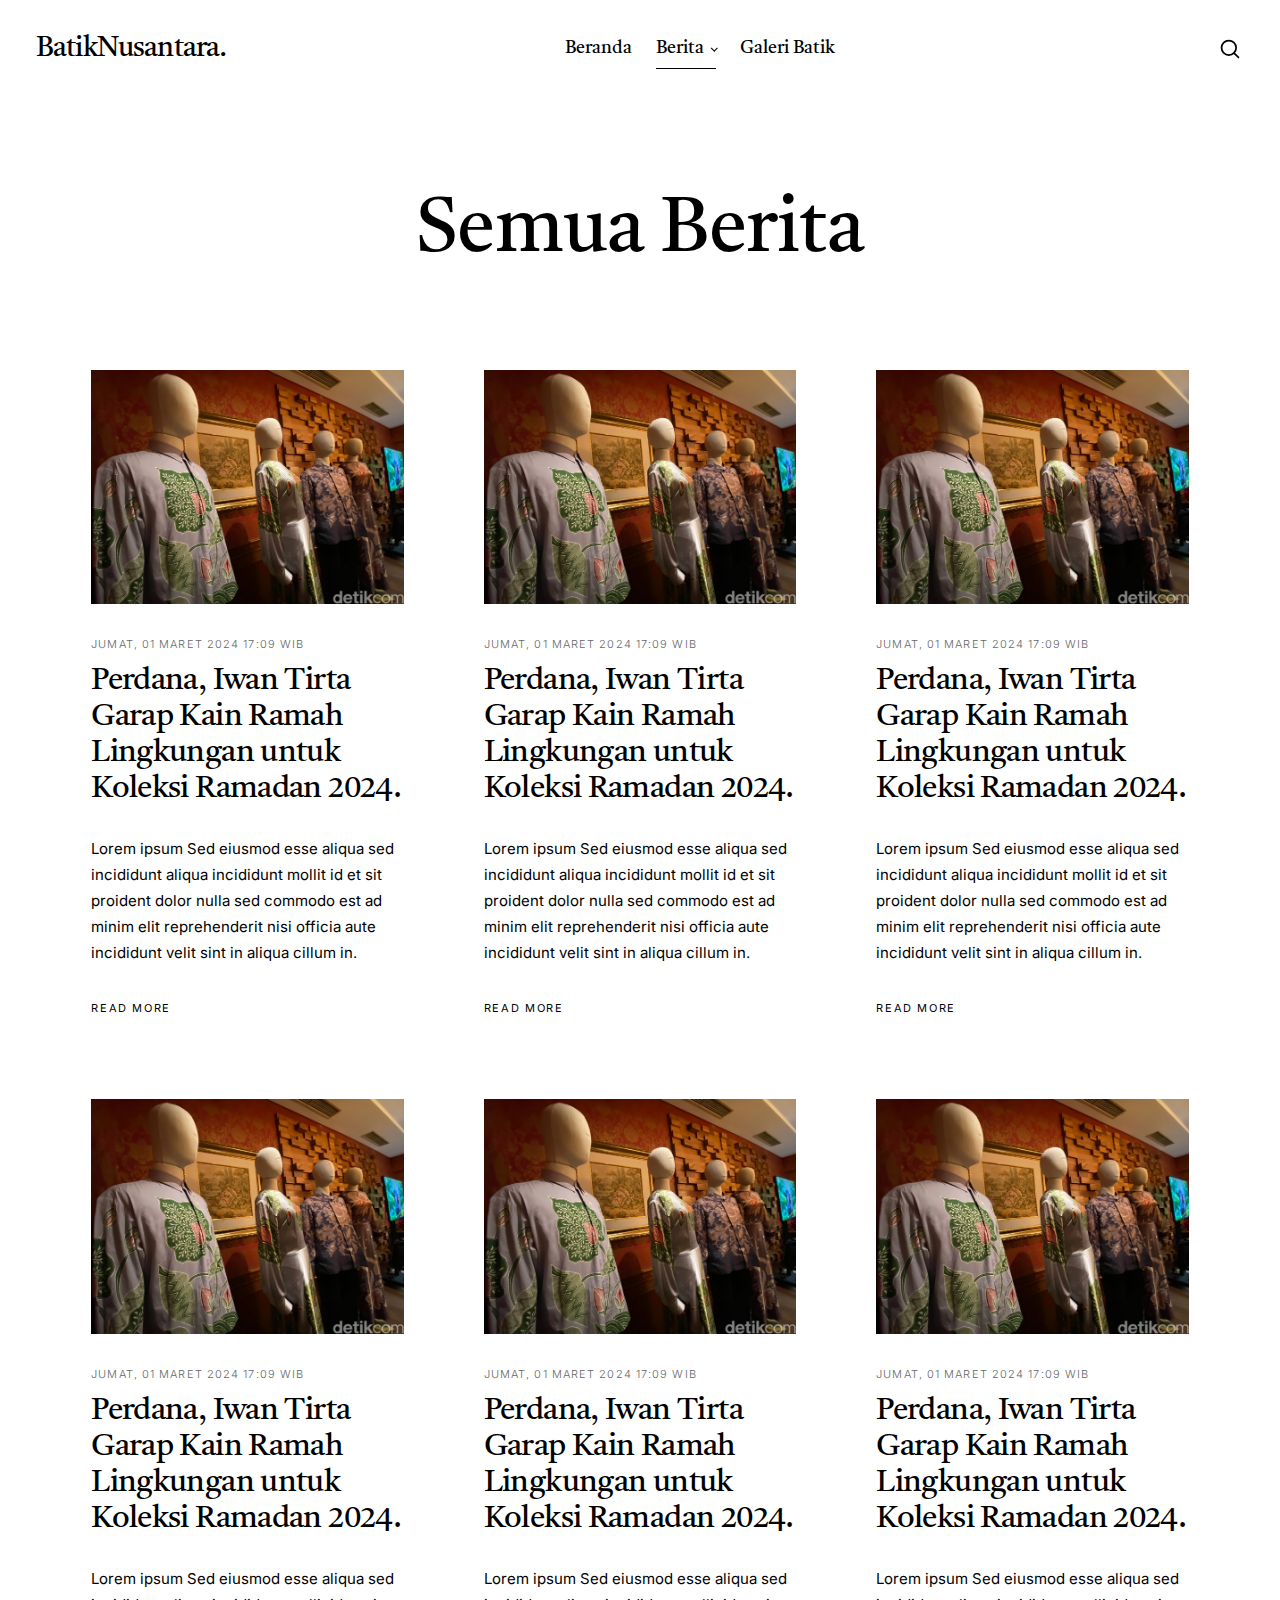
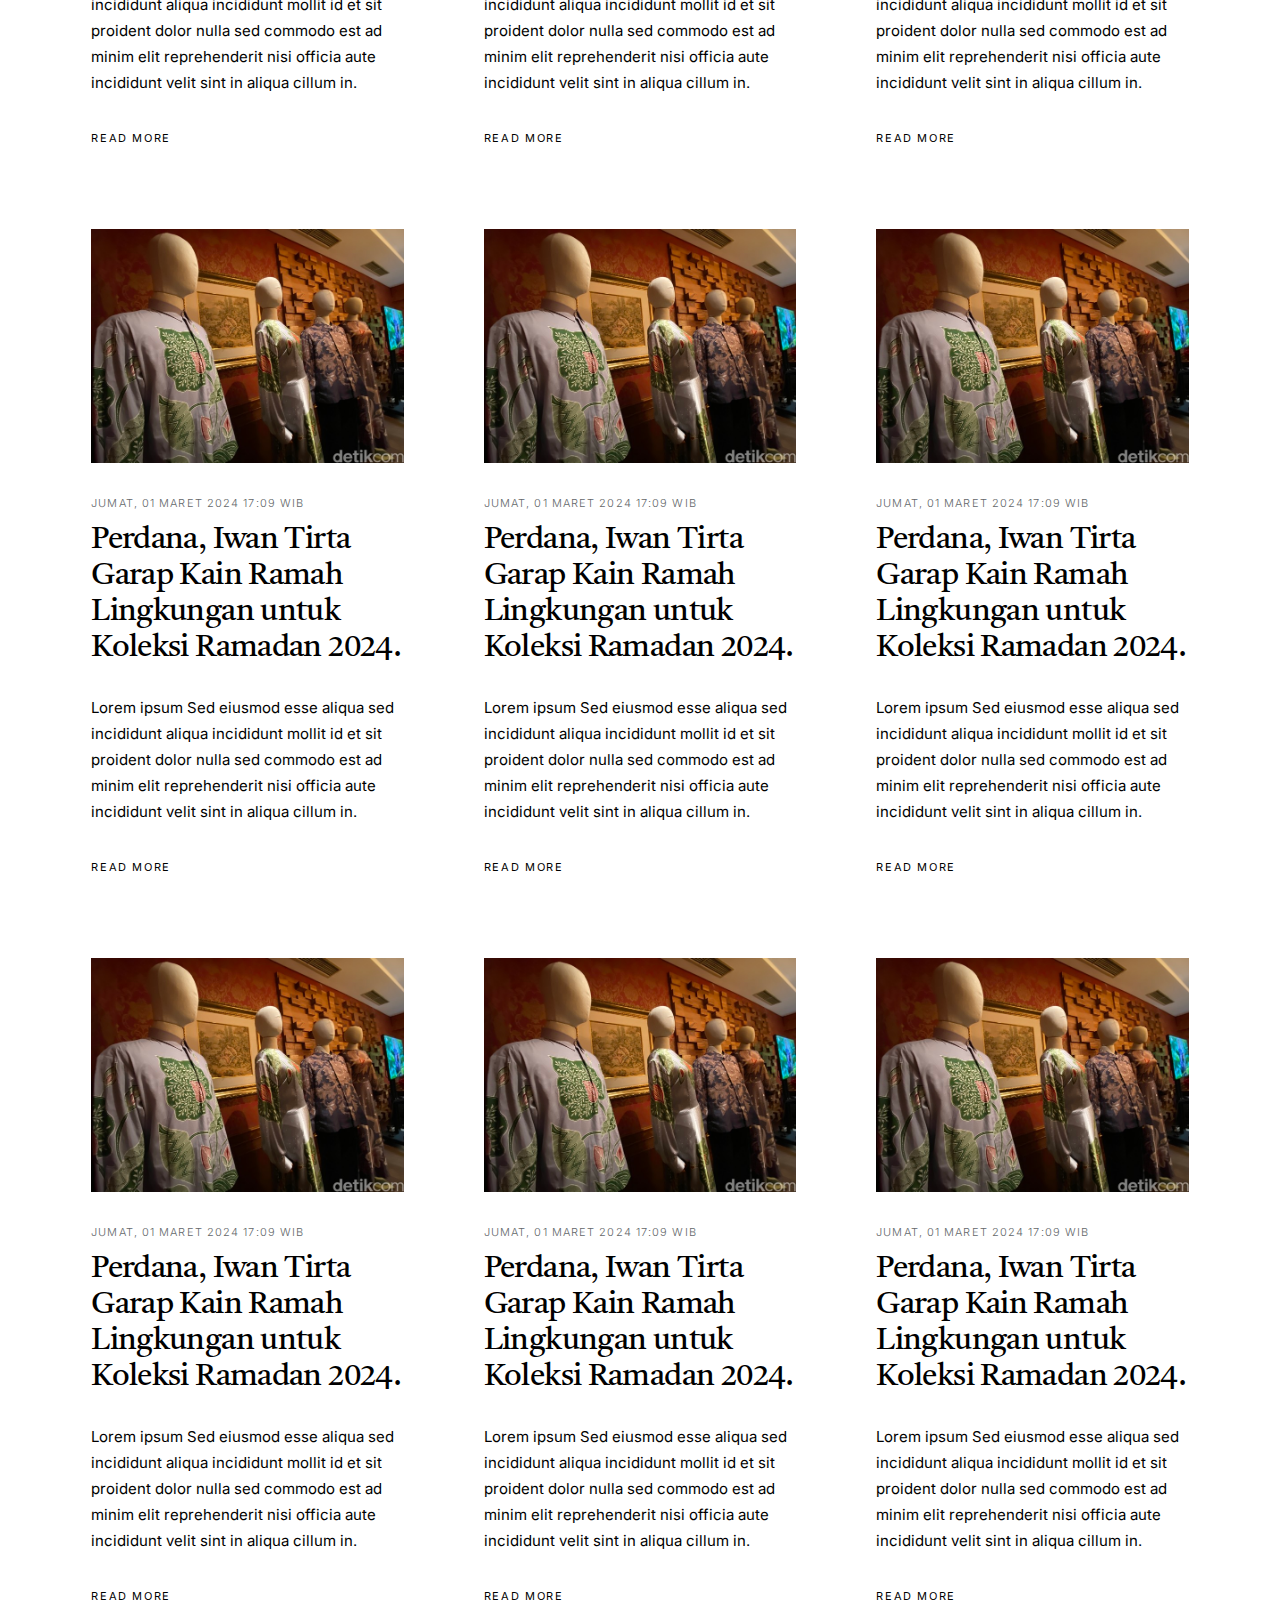
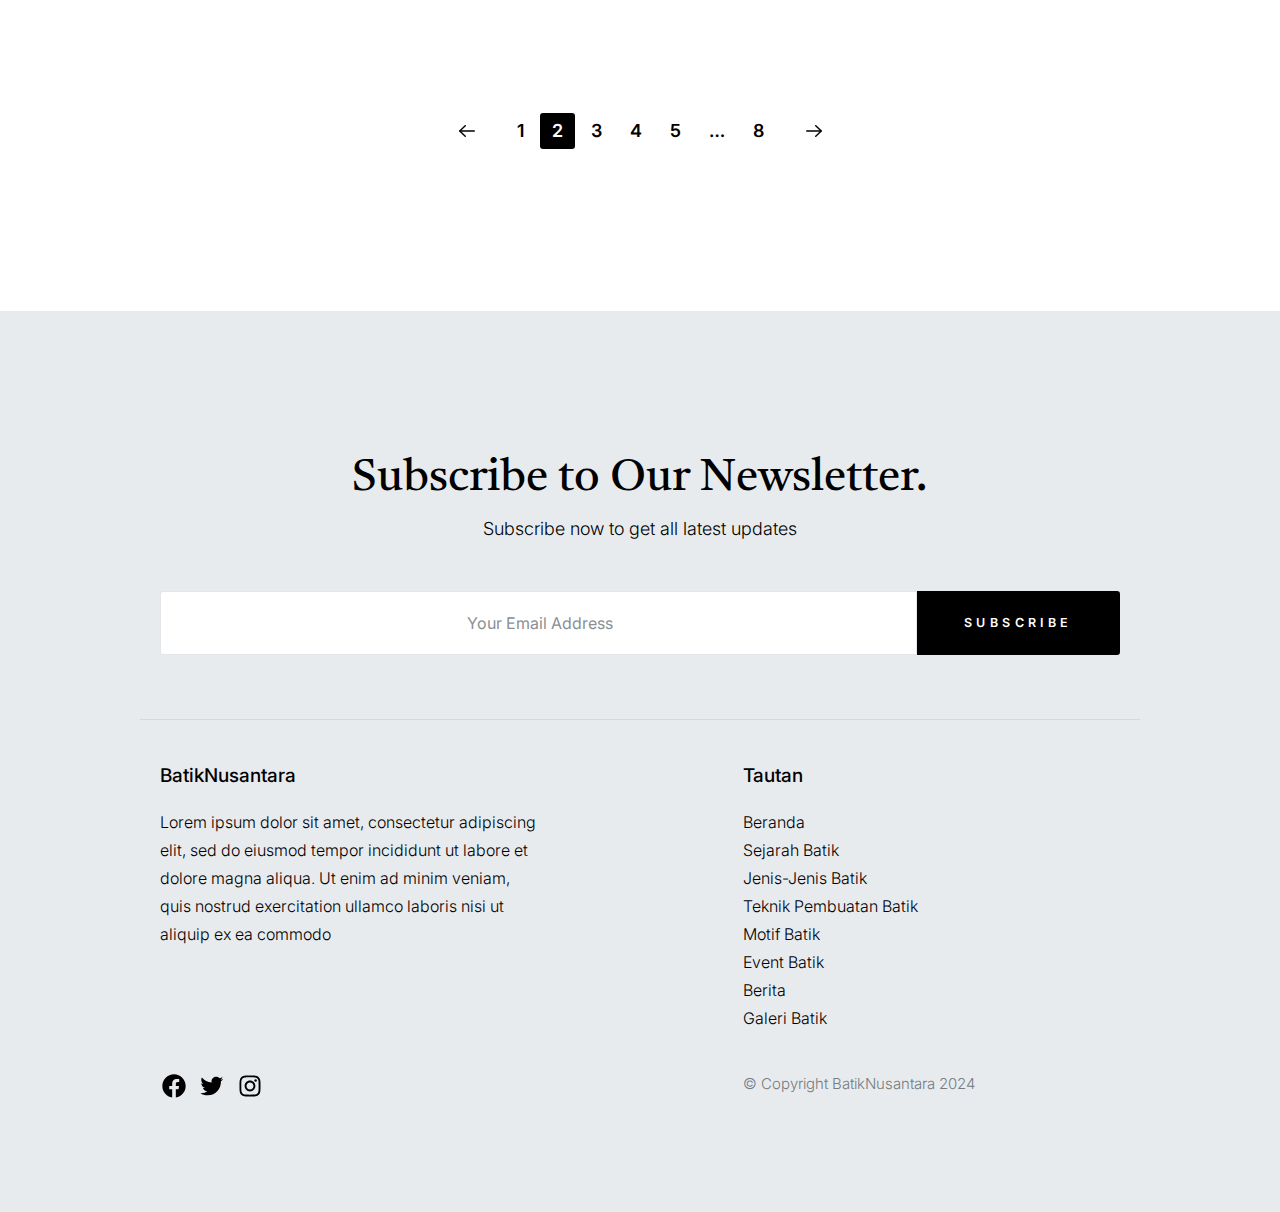
<file: batikNusantara/berita.html>
<!DOCTYPE html>
<html lang="en" class="no-js">

<head>

    <!--- basic page needs
    ================================================== -->
    <meta charset="utf-8">
    <meta name="viewport" content="width=device-width, initial-scale=1">
    <title>Berita - BatikNusantara</title>

    <script>
        document.documentElement.classList.remove('no-js');
        document.documentElement.classList.add('js');
    </script>

    <!-- Bootstrap -->
    <link href="https://cdn.jsdelivr.net/npm/bootstrap@5.3.3/dist/css/bootstrap.min.css" rel="stylesheet"
        integrity="sha384-QWTKZyjpPEjISv5WaRU9OFeRpok6YctnYmDr5pNlyT2bRjXh0JMhjY6hW+ALEwIH" crossorigin="anonymous">


    <!-- CSS
    ================================================== -->
    <link rel="stylesheet" href="css/vendor.css">
    <link rel="stylesheet" href="css/styles.css">

    <!-- favicons
    ================================================== -->
    <link rel="apple-touch-icon" sizes="180x180" href="apple-touch-icon.png">
    <link rel="icon" type="image/png" sizes="32x32" href="favicon-32x32.png">
    <link rel="icon" type="image/png" sizes="16x16" href="favicon-16x16.png">
    <link rel="manifest" href="site.webmanifest">

</head>

<body id="top">


    <!-- preloader
    ================================================== -->
    <div id="preloader">
        <div id="loader" class="dots-fade">
            <div></div>
            <div></div>
            <div></div>
        </div>
    </div>


    <!-- page wrap
    ================================================== -->
    <div id="page" class="s-pagewrap">


        <!-- # site header 
        ================================================== -->
        <header id="masthead" class="s-header">

            <div class="s-header__branding">
                <p class="site-title">
                    <a href="index.html" rel="home">BatikNusantara.</a>
                </p>
            </div>

            <div class="row s-header__navigation">

                <nav class="s-header__nav-wrap">

                    <h3 class="s-header__nav-heading">Navigate to</h3>

                    <ul class="s-header__nav">
                        <li><a href="index.html" title="">Beranda</a></li>
                        <li class="has-children current-menu-item">
                            <a href="#0" title="" class="">Berita</a>
                            <ul class="sub-menu">
                                <li><a href="single-standard.html">Sejarah Batik</a></li>
                                <!-- Sejarah Batik: Menyajikan informasi tentang asal-usul batik, perkembangannya dari masa ke masa, dan peran budaya serta tradisi dalam pembuatan batik. -->
                                <li><a href="single-standard.html">Jenis-Jenis Batik</a></li>
                                <!-- Jenis-jenis Batik: Memperkenalkan berbagai jenis batik dari berbagai daerah di Indonesia maupun dari negara lain yang memiliki tradisi batik, serta perbedaan dan karakteristik masing-masing. -->
                                <li><a href="single-standard.html">Teknik Pembuatan Batik</a></li>
                                <!-- Teknik Pembuatan Batik: Mendetailkan proses pembuatan batik secara tradisional maupun modern, termasuk teknik pewarnaan, penggunaan alat, dan bahan-bahan yang digunakan. -->
                                <li><a href="motif-batik.html">Motif Batik</a></li>
                                <!-- Motif Batik: Menyajikan beragam motif batik beserta maknanya, baik yang memiliki makna filosofis, simbolis, maupun motif-motif yang bersifat dekoratif. -->
                                <li><a href="event-batik.html">Event Batik</a></li>
                                <!-- Event dan Komunitas Batik: Informasi tentang acara-acara terkait batik seperti pameran, workshop, dan festival, serta menghubungkan penggemar batik dengan komunitas-komunitas batik di berbagai tempat. -->
                            </ul>
                        </li>
                        <li><a href="galeri-batik.html" title="">Galeri Batik</a></li>
                        <!-- Galeri Batik adalah tempat di mana Anda dapat menampilkan koleksi gambar-gambar batik secara visual. Ini bisa menjadi galeri foto atau gambar-gambar yang menampilkan berbagai jenis batik, motif-motif yang beragam, serta contoh-contoh batik yang unik dan menarik. Galeri Batik ini dapat menjadi sarana untuk menginspirasi pengunjung dengan keindahan dan keragaman batik.

                        Sementara itu, submenu seperti "Jenis-jenis Batik" atau "Seni dan Desain Batik" cenderung lebih fokus pada penjelasan dan informasi tertulis tentang jenis-jenis batik, motif-motif yang ada, atau tren desain batik. Ini mungkin termasuk deskripsi tekstual, sejarah, atau konteks budaya di balik berbagai jenis batik dan motif.

                        Jadi, sementara Galeri Batik menampilkan batik dalam bentuk gambar-gambar, submenu yang lain memberikan informasi lebih mendalam dan kontekstual tentang berbagai aspek batik, seperti sejarah, teknik pembuatan, jenis-jenis, dan desain. -->
                    </ul> <!-- end s-header__nav -->

                </nav> <!-- end s-header__nav-wrap -->

            </div> <!-- end s-header__navigation -->

            <div class="s-header__search">

                <div class="s-header__search-inner">
                    <div class="row">

                        <form role="search" method="get" class="s-header__search-form" action="#">
                            <label>
                                <span class="u-screen-reader-text">Search for:</span>
                                <input type="search" class="s-header__search-field" placeholder="Search for..." value=""
                                    name="s" title="Search for:" autocomplete="off">
                            </label>
                            <input type="submit" class="s-header__search-submit" value="Search">
                        </form>

                        <a href="#0" title="Close Search" class="s-header__search-close">Close</a>

                    </div> <!-- end row -->
                </div> <!-- s-header__search-inner -->

            </div> <!-- end s-header__search -->

            <a class="s-header__menu-toggle" href="#0"><span>Menu</span></a>
            <a class="s-header__search-trigger" href="#">
                <svg width="24" height="24" fill="none" viewBox="0 0 24 24">
                    <path stroke="currentColor" stroke-linecap="round" stroke-linejoin="round" stroke-width="1.5"
                        d="M19.25 19.25L15.5 15.5M4.75 11C4.75 7.54822 7.54822 4.75 11 4.75C14.4518 4.75 17.25 7.54822 17.25 11C17.25 14.4518 14.4518 17.25 11 17.25C7.54822 17.25 4.75 14.4518 4.75 11Z">
                    </path>
                </svg>
            </a>

        </header> <!-- end s-header -->


        <!-- # site-content
        ================================================== -->
        <section id="content" class="s-content">


            <!-- pageheader -->
            <div class="s-pageheader">
                <div class="row">
                    <div class="column large-12">
                        <h1 class="page-title pt-5">
                            Semua Berita
                        </h1>
                    </div>
                </div>
            </div> <!-- end s-pageheader-->


            <!--  masonry -->
            <div id="bricks" class="bricks">

                <div class="masonry">

                    <div class="bricks-wrapper" data-animate-block>

                        <div class="grid-sizer"></div>

                        <article class="brick entry" data-animate-el>

                            <div class="entry__thumb">
                                <a href="single-standard.html" class="thumb-link">
                                    <img src="images/thumbs/masonry/berita-1.jpg" alt="">
                                </a>
                            </div> <!-- end entry__thumb -->

                            <div class="entry__text">
                                <div class="entry__header">
                                    <div class="entry__meta">
                                        <span class="byline">
                                            <a href="#0">Jumat, 01 Maret 2024 17:09 WIB</a>
                                        </span>
                                    </div>
                                    <h1 class="entry__title"><a href="single-standard.html">Perdana, Iwan Tirta Garap
                                            Kain Ramah Lingkungan untuk Koleksi Ramadan 2024.</a></h1>
                                </div>
                                <div class="entry__excerpt">
                                    <p>
                                        Lorem ipsum Sed eiusmod esse aliqua sed incididunt aliqua incididunt mollit id
                                        et sit proident dolor nulla
                                        sed commodo est ad minim elit reprehenderit nisi officia aute incididunt velit
                                        sint in aliqua cillum in.
                                    </p>
                                </div>
                                <a class="entry__more-link" href="#0">Read More</a>
                            </div> <!-- end entry__text -->

                        </article> <!-- end article -->

                        <article class="brick entry" data-animate-el>

                            <div class="entry__thumb">
                                <a href="single-standard.html" class="thumb-link">
                                    <img src="images/thumbs/masonry/berita-1.jpg" alt="">
                                </a>
                            </div> <!-- end entry__thumb -->

                            <div class="entry__text">
                                <div class="entry__header">
                                    <div class="entry__meta">
                                        <span class="byline">
                                            <a href="#0">Jumat, 01 Maret 2024 17:09 WIB</a>
                                        </span>
                                    </div>
                                    <h1 class="entry__title"><a href="single-standard.html">Perdana, Iwan Tirta Garap
                                            Kain Ramah Lingkungan untuk Koleksi Ramadan 2024.</a></h1>
                                </div>
                                <div class="entry__excerpt">
                                    <p>
                                        Lorem ipsum Sed eiusmod esse aliqua sed incididunt aliqua incididunt mollit id
                                        et sit proident dolor nulla
                                        sed commodo est ad minim elit reprehenderit nisi officia aute incididunt velit
                                        sint in aliqua cillum in.
                                    </p>
                                </div>
                                <a class="entry__more-link" href="#0">Read More</a>
                            </div> <!-- end entry__text -->

                        </article> <!-- end article -->

                        <article class="brick entry" data-animate-el>

                            <div class="entry__thumb">
                                <a href="single-standard.html" class="thumb-link">
                                    <img src="images/thumbs/masonry/berita-1.jpg" alt="">
                                </a>
                            </div> <!-- end entry__thumb -->

                            <div class="entry__text">
                                <div class="entry__header">
                                    <div class="entry__meta">
                                        <span class="byline">
                                            <a href="#0">Jumat, 01 Maret 2024 17:09 WIB</a>
                                        </span>
                                    </div>
                                    <h1 class="entry__title"><a href="single-standard.html">Perdana, Iwan Tirta Garap
                                            Kain Ramah Lingkungan untuk Koleksi Ramadan 2024.</a></h1>
                                </div>
                                <div class="entry__excerpt">
                                    <p>
                                        Lorem ipsum Sed eiusmod esse aliqua sed incididunt aliqua incididunt mollit id
                                        et sit proident dolor nulla
                                        sed commodo est ad minim elit reprehenderit nisi officia aute incididunt velit
                                        sint in aliqua cillum in.
                                    </p>
                                </div>
                                <a class="entry__more-link" href="#0">Read More</a>
                            </div> <!-- end entry__text -->

                        </article> <!-- end article -->

                        <article class="brick entry" data-animate-el>

                            <div class="entry__thumb">
                                <a href="single-standard.html" class="thumb-link">
                                    <img src="images/thumbs/masonry/berita-1.jpg" alt="">
                                </a>
                            </div> <!-- end entry__thumb -->

                            <div class="entry__text">
                                <div class="entry__header">
                                    <div class="entry__meta">
                                        <span class="byline">
                                            <a href="#0">Jumat, 01 Maret 2024 17:09 WIB</a>
                                        </span>
                                    </div>
                                    <h1 class="entry__title"><a href="single-standard.html">Perdana, Iwan Tirta Garap
                                            Kain Ramah Lingkungan untuk Koleksi Ramadan 2024.</a></h1>
                                </div>
                                <div class="entry__excerpt">
                                    <p>
                                        Lorem ipsum Sed eiusmod esse aliqua sed incididunt aliqua incididunt mollit id
                                        et sit proident dolor nulla
                                        sed commodo est ad minim elit reprehenderit nisi officia aute incididunt velit
                                        sint in aliqua cillum in.
                                    </p>
                                </div>
                                <a class="entry__more-link" href="#0">Read More</a>
                            </div> <!-- end entry__text -->

                        </article> <!-- end article -->

                        <article class="brick entry" data-animate-el>

                            <div class="entry__thumb">
                                <a href="single-standard.html" class="thumb-link">
                                    <img src="images/thumbs/masonry/berita-1.jpg" alt="">
                                </a>
                            </div> <!-- end entry__thumb -->

                            <div class="entry__text">
                                <div class="entry__header">
                                    <div class="entry__meta">
                                        <span class="byline">
                                            <a href="#0">Jumat, 01 Maret 2024 17:09 WIB</a>
                                        </span>
                                    </div>
                                    <h1 class="entry__title"><a href="single-standard.html">Perdana, Iwan Tirta Garap
                                            Kain Ramah Lingkungan untuk Koleksi Ramadan 2024.</a></h1>
                                </div>
                                <div class="entry__excerpt">
                                    <p>
                                        Lorem ipsum Sed eiusmod esse aliqua sed incididunt aliqua incididunt mollit id
                                        et sit proident dolor nulla
                                        sed commodo est ad minim elit reprehenderit nisi officia aute incididunt velit
                                        sint in aliqua cillum in.
                                    </p>
                                </div>
                                <a class="entry__more-link" href="#0">Read More</a>
                            </div> <!-- end entry__text -->

                        </article> <!-- end article -->

                        <article class="brick entry" data-animate-el>

                            <div class="entry__thumb">
                                <a href="single-standard.html" class="thumb-link">
                                    <img src="images/thumbs/masonry/berita-1.jpg" alt="">
                                </a>
                            </div> <!-- end entry__thumb -->

                            <div class="entry__text">
                                <div class="entry__header">
                                    <div class="entry__meta">
                                        <span class="byline">
                                            <a href="#0">Jumat, 01 Maret 2024 17:09 WIB</a>
                                        </span>
                                    </div>
                                    <h1 class="entry__title"><a href="single-standard.html">Perdana, Iwan Tirta Garap
                                            Kain Ramah Lingkungan untuk Koleksi Ramadan 2024.</a></h1>
                                </div>
                                <div class="entry__excerpt">
                                    <p>
                                        Lorem ipsum Sed eiusmod esse aliqua sed incididunt aliqua incididunt mollit id
                                        et sit proident dolor nulla
                                        sed commodo est ad minim elit reprehenderit nisi officia aute incididunt velit
                                        sint in aliqua cillum in.
                                    </p>
                                </div>
                                <a class="entry__more-link" href="#0">Read More</a>
                            </div> <!-- end entry__text -->

                        </article> <!-- end article -->

                        <article class="brick entry" data-animate-el>

                            <div class="entry__thumb">
                                <a href="single-standard.html" class="thumb-link">
                                    <img src="images/thumbs/masonry/berita-1.jpg" alt="">
                                </a>
                            </div> <!-- end entry__thumb -->

                            <div class="entry__text">
                                <div class="entry__header">
                                    <div class="entry__meta">
                                        <span class="byline">
                                            <a href="#0">Jumat, 01 Maret 2024 17:09 WIB</a>
                                        </span>
                                    </div>
                                    <h1 class="entry__title"><a href="single-standard.html">Perdana, Iwan Tirta Garap
                                            Kain Ramah Lingkungan untuk Koleksi Ramadan 2024.</a></h1>
                                </div>
                                <div class="entry__excerpt">
                                    <p>
                                        Lorem ipsum Sed eiusmod esse aliqua sed incididunt aliqua incididunt mollit id
                                        et sit proident dolor nulla
                                        sed commodo est ad minim elit reprehenderit nisi officia aute incididunt velit
                                        sint in aliqua cillum in.
                                    </p>
                                </div>
                                <a class="entry__more-link" href="#0">Read More</a>
                            </div> <!-- end entry__text -->

                        </article> <!-- end article -->

                        <article class="brick entry" data-animate-el>

                            <div class="entry__thumb">
                                <a href="single-standard.html" class="thumb-link">
                                    <img src="images/thumbs/masonry/berita-1.jpg" alt="">
                                </a>
                            </div> <!-- end entry__thumb -->

                            <div class="entry__text">
                                <div class="entry__header">
                                    <div class="entry__meta">
                                        <span class="byline">
                                            <a href="#0">Jumat, 01 Maret 2024 17:09 WIB</a>
                                        </span>
                                    </div>
                                    <h1 class="entry__title"><a href="single-standard.html">Perdana, Iwan Tirta Garap
                                            Kain Ramah Lingkungan untuk Koleksi Ramadan 2024.</a></h1>
                                </div>
                                <div class="entry__excerpt">
                                    <p>
                                        Lorem ipsum Sed eiusmod esse aliqua sed incididunt aliqua incididunt mollit id
                                        et sit proident dolor nulla
                                        sed commodo est ad minim elit reprehenderit nisi officia aute incididunt velit
                                        sint in aliqua cillum in.
                                    </p>
                                </div>
                                <a class="entry__more-link" href="#0">Read More</a>
                            </div> <!-- end entry__text -->

                        </article> <!-- end article -->

                        <article class="brick entry" data-animate-el>

                            <div class="entry__thumb">
                                <a href="single-standard.html" class="thumb-link">
                                    <img src="images/thumbs/masonry/berita-1.jpg" alt="">
                                </a>
                            </div> <!-- end entry__thumb -->

                            <div class="entry__text">
                                <div class="entry__header">
                                    <div class="entry__meta">
                                        <span class="byline">
                                            <a href="#0">Jumat, 01 Maret 2024 17:09 WIB</a>
                                        </span>
                                    </div>
                                    <h1 class="entry__title"><a href="single-standard.html">Perdana, Iwan Tirta Garap
                                            Kain Ramah Lingkungan untuk Koleksi Ramadan 2024.</a></h1>
                                </div>
                                <div class="entry__excerpt">
                                    <p>
                                        Lorem ipsum Sed eiusmod esse aliqua sed incididunt aliqua incididunt mollit id
                                        et sit proident dolor nulla
                                        sed commodo est ad minim elit reprehenderit nisi officia aute incididunt velit
                                        sint in aliqua cillum in.
                                    </p>
                                </div>
                                <a class="entry__more-link" href="#0">Read More</a>
                            </div> <!-- end entry__text -->

                        </article> <!-- end article -->

                        <article class="brick entry" data-animate-el>

                            <div class="entry__thumb">
                                <a href="single-standard.html" class="thumb-link">
                                    <img src="images/thumbs/masonry/berita-1.jpg" alt="">
                                </a>
                            </div> <!-- end entry__thumb -->

                            <div class="entry__text">
                                <div class="entry__header">
                                    <div class="entry__meta">
                                        <span class="byline">
                                            <a href="#0">Jumat, 01 Maret 2024 17:09 WIB</a>
                                        </span>
                                    </div>
                                    <h1 class="entry__title"><a href="single-standard.html">Perdana, Iwan Tirta Garap
                                            Kain Ramah Lingkungan untuk Koleksi Ramadan 2024.</a></h1>
                                </div>
                                <div class="entry__excerpt">
                                    <p>
                                        Lorem ipsum Sed eiusmod esse aliqua sed incididunt aliqua incididunt mollit id
                                        et sit proident dolor nulla
                                        sed commodo est ad minim elit reprehenderit nisi officia aute incididunt velit
                                        sint in aliqua cillum in.
                                    </p>
                                </div>
                                <a class="entry__more-link" href="#0">Read More</a>
                            </div> <!-- end entry__text -->

                        </article> <!-- end article -->

                        <article class="brick entry" data-animate-el>

                            <div class="entry__thumb">
                                <a href="single-standard.html" class="thumb-link">
                                    <img src="images/thumbs/masonry/berita-1.jpg" alt="">
                                </a>
                            </div> <!-- end entry__thumb -->

                            <div class="entry__text">
                                <div class="entry__header">
                                    <div class="entry__meta">
                                        <span class="byline">
                                            <a href="#0">Jumat, 01 Maret 2024 17:09 WIB</a>
                                        </span>
                                    </div>
                                    <h1 class="entry__title"><a href="single-standard.html">Perdana, Iwan Tirta Garap
                                            Kain Ramah Lingkungan untuk Koleksi Ramadan 2024.</a></h1>
                                </div>
                                <div class="entry__excerpt">
                                    <p>
                                        Lorem ipsum Sed eiusmod esse aliqua sed incididunt aliqua incididunt mollit id
                                        et sit proident dolor nulla
                                        sed commodo est ad minim elit reprehenderit nisi officia aute incididunt velit
                                        sint in aliqua cillum in.
                                    </p>
                                </div>
                                <a class="entry__more-link" href="#0">Read More</a>
                            </div> <!-- end entry__text -->

                        </article> <!-- end article -->

                        <article class="brick entry" data-animate-el>

                            <div class="entry__thumb">
                                <a href="single-standard.html" class="thumb-link">
                                    <img src="images/thumbs/masonry/berita-1.jpg" alt="">
                                </a>
                            </div> <!-- end entry__thumb -->

                            <div class="entry__text">
                                <div class="entry__header">
                                    <div class="entry__meta">
                                        <span class="byline">
                                            <a href="#0">Jumat, 01 Maret 2024 17:09 WIB</a>
                                        </span>
                                    </div>
                                    <h1 class="entry__title"><a href="single-standard.html">Perdana, Iwan Tirta Garap
                                            Kain Ramah Lingkungan untuk Koleksi Ramadan 2024.</a></h1>
                                </div>
                                <div class="entry__excerpt">
                                    <p>
                                        Lorem ipsum Sed eiusmod esse aliqua sed incididunt aliqua incididunt mollit id
                                        et sit proident dolor nulla
                                        sed commodo est ad minim elit reprehenderit nisi officia aute incididunt velit
                                        sint in aliqua cillum in.
                                    </p>
                                </div>
                                <a class="entry__more-link" href="#0">Read More</a>
                            </div> <!-- end entry__text -->

                        </article> <!-- end article -->


                    </div> <!-- end bricks-wrapper -->

                </div> <!-- end masonry-->


                <!-- pagination -->
                <div class="row pagination">
                    <div class="column lg-12">
                        <nav class="pgn">
                            <ul>
                                <li>
                                    <a class="pgn__prev" href="#0">
                                        <svg width="24" height="24" fill="none" viewBox="0 0 24 24">
                                            <path stroke="currentColor" stroke-linecap="round" stroke-linejoin="round"
                                                stroke-width="1.5" d="M10.25 6.75L4.75 12L10.25 17.25"></path>
                                            <path stroke="currentColor" stroke-linecap="round" stroke-linejoin="round"
                                                stroke-width="1.5" d="M19.25 12H5"></path>
                                        </svg>
                                    </a>
                                </li>
                                <li><a class="pgn__num" href="#0">1</a></li>
                                <li><span class="pgn__num current">2</span></li>
                                <li><a class="pgn__num" href="#0">3</a></li>
                                <li><a class="pgn__num" href="#0">4</a></li>
                                <li><a class="pgn__num" href="#0">5</a></li>
                                <li><span class="pgn__num dots">…</span></li>
                                <li><a class="pgn__num" href="#0">8</a></li>
                                <li>
                                    <a class="pgn__next" href="#0">
                                        <svg width="24" height="24" fill="none" viewBox="0 0 24 24">
                                            <path stroke="currentColor" stroke-linecap="round" stroke-linejoin="round"
                                                stroke-width="1.5" d="M13.75 6.75L19.25 12L13.75 17.25"></path>
                                            <path stroke="currentColor" stroke-linecap="round" stroke-linejoin="round"
                                                stroke-width="1.5" d="M19 12H4.75"></path>
                                        </svg>
                                    </a>
                                </li>
                            </ul>
                        </nav> <!-- end pgn -->
                    </div> <!-- end column -->
                </div> <!-- end pagination -->

            </div> <!-- end bricks -->

        </section> <!-- end s-content -->


        <!-- # site-footer
        ================================================== -->
        <footer id="colophon" class="s-footer">

            <div class="row s-footer__subscribe">
                <div class="column lg-12">

                    <h2>
                        Subscribe to Our Newsletter.
                    </h2>
                    <p>
                        Subscribe now to get all latest updates
                    </p>

                    <form id="mc-form" class="mc-form">
                        <input type="email" name="EMAIL" id="mce-EMAIL" class="u-fullwidth text-center"
                            placeholder="Your Email Address"
                            title="The domain portion of the email address is invalid (the portion after the @)."
                            pattern="^([^\x00-\x20\x22\x28\x29\x2c\x2e\x3a-\x3c\x3e\x40\x5b-\x5d\x7f-\xff]+|\x22([^\x0d\x22\x5c\x80-\xff]|\x5c[\x00-\x7f])*\x22)(\x2e([^\x00-\x20\x22\x28\x29\x2c\x2e\x3a-\x3c\x3e\x40\x5b-\x5d\x7f-\xff]+|\x22([^\x0d\x22\x5c\x80-\xff]|\x5c[\x00-\x7f])*\x22))*\x40([^\x00-\x20\x22\x28\x29\x2c\x2e\x3a-\x3c\x3e\x40\x5b-\x5d\x7f-\xff]+|\x5b([^\x0d\x5b-\x5d\x80-\xff]|\x5c[\x00-\x7f])*\x5d)(\x2e([^\x00-\x20\x22\x28\x29\x2c\x2e\x3a-\x3c\x3e\x40\x5b-\x5d\x7f-\xff]+|\x5b([^\x0d\x5b-\x5d\x80-\xff]|\x5c[\x00-\x7f])*\x5d))*(\.\w{2,})+$"
                            required>
                        <input type="submit" name="subscribe" value="Subscribe"
                            class="btn--small btn--primary u-fullwidth">
                        <!-- <div style="position: absolute; left: -5000px;" aria-hidden="true"><input type="text" name="b_cdb7b577e41181934ed6a6a44_9a91cfe7b3" tabindex="-1" value=""></div> -->
                        <div class="mc-status"></div>
                    </form>

                </div>
            </div> <!-- end s-footer__subscribe -->

            <div class="row s-footer__main">

                <div class="column lg-5 md-6 tab-12 s-footer__about">
                    <h4>BatikNusantara</h4>

                    <p>
                        Lorem ipsum dolor sit amet, consectetur
                        adipiscing elit, sed do eiusmod tempor
                        incididunt ut labore et dolore magna aliqua.
                        Ut enim ad minim veniam, quis nostrud exercitation
                        ullamco laboris nisi ut aliquip ex ea commodo
                    </p>
                </div> <!-- end s-footer__about -->

                <div class="column lg-5 md-6 tab-12">
                    <div class="row">
                        <div class="column lg-12">
                            <h4>Tautan</h4>
                            <ul class="link-list">
                                <li><a href="index.html">Beranda</a></li>
                                <li><a href="single-standard.html">Sejarah Batik</a></li>
                                <li><a href="single-standard.html">Jenis-Jenis Batik</a></li>
                                <li><a href="single-standard.html">Teknik Pembuatan Batik</a></li>
                                <li><a href="motif-batik.html">Motif Batik</a></li>
                                <li><a href="event-batik.html">Event Batik</a></li>
                                <li><a href="berita.html">Berita</a></li>
                                <li><a href="galeri-batik.html">Galeri Batik</a></li>
                            </ul>
                        </div>
                    </div>
                </div>

            </div> <!-- end s-footer__main -->

            <div class="row s-footer__bottom">

                <div class="column lg-7 md-6 tab-12">
                    <ul class="s-footer__social">
                        <li>
                            <a href="#0">
                                <svg xmlns="http://www.w3.org/2000/svg" width="24" height="24" viewBox="0 0 24 24"
                                    style="fill: rgba(0, 0, 0, 1);transform: ;msFilter:;">
                                    <path
                                        d="M12.001 2.002c-5.522 0-9.999 4.477-9.999 9.999 0 4.99 3.656 9.126 8.437 9.879v-6.988h-2.54v-2.891h2.54V9.798c0-2.508 1.493-3.891 3.776-3.891 1.094 0 2.24.195 2.24.195v2.459h-1.264c-1.24 0-1.628.772-1.628 1.563v1.875h2.771l-.443 2.891h-2.328v6.988C18.344 21.129 22 16.992 22 12.001c0-5.522-4.477-9.999-9.999-9.999z">
                                    </path>
                                </svg>
                                <span class="u-screen-reader-text">Facebook</span>
                            </a>
                        </li>
                        <li>
                            <a href="#0">
                                <svg xmlns="http://www.w3.org/2000/svg" width="24" height="24" viewBox="0 0 24 24"
                                    style="fill:rgba(0, 0, 0, 1);transform:;-ms-filter:">
                                    <path
                                        d="M19.633,7.997c0.013,0.175,0.013,0.349,0.013,0.523c0,5.325-4.053,11.461-11.46,11.461c-2.282,0-4.402-0.661-6.186-1.809 c0.324,0.037,0.636,0.05,0.973,0.05c1.883,0,3.616-0.636,5.001-1.721c-1.771-0.037-3.255-1.197-3.767-2.793 c0.249,0.037,0.499,0.062,0.761,0.062c0.361,0,0.724-0.05,1.061-0.137c-1.847-0.374-3.23-1.995-3.23-3.953v-0.05 c0.537,0.299,1.16,0.486,1.82,0.511C3.534,9.419,2.823,8.184,2.823,6.787c0-0.748,0.199-1.434,0.548-2.032 c1.983,2.443,4.964,4.04,8.306,4.215c-0.062-0.3-0.1-0.611-0.1-0.923c0-2.22,1.796-4.028,4.028-4.028 c1.16,0,2.207,0.486,2.943,1.272c0.91-0.175,1.782-0.512,2.556-0.973c-0.299,0.935-0.936,1.721-1.771,2.22 c0.811-0.088,1.597-0.312,2.319-0.624C21.104,6.712,20.419,7.423,19.633,7.997z">
                                    </path>
                                </svg>
                                <span class="u-screen-reader-text">Twitter</span>
                            </a>
                        </li>
                        <li>
                            <a href="#0">
                                <svg xmlns="http://www.w3.org/2000/svg" width="24" height="24" viewBox="0 0 24 24"
                                    style="fill:rgba(0, 0, 0, 1);transform:;-ms-filter:">
                                    <path
                                        d="M11.999,7.377c-2.554,0-4.623,2.07-4.623,4.623c0,2.554,2.069,4.624,4.623,4.624c2.552,0,4.623-2.07,4.623-4.624 C16.622,9.447,14.551,7.377,11.999,7.377L11.999,7.377z M11.999,15.004c-1.659,0-3.004-1.345-3.004-3.003 c0-1.659,1.345-3.003,3.004-3.003s3.002,1.344,3.002,3.003C15.001,13.659,13.658,15.004,11.999,15.004L11.999,15.004z">
                                    </path>
                                    <circle cx="16.806" cy="7.207" r="1.078"></circle>
                                    <path
                                        d="M20.533,6.111c-0.469-1.209-1.424-2.165-2.633-2.632c-0.699-0.263-1.438-0.404-2.186-0.42 c-0.963-0.042-1.268-0.054-3.71-0.054s-2.755,0-3.71,0.054C7.548,3.074,6.809,3.215,6.11,3.479C4.9,3.946,3.945,4.902,3.477,6.111 c-0.263,0.7-0.404,1.438-0.419,2.186c-0.043,0.962-0.056,1.267-0.056,3.71c0,2.442,0,2.753,0.056,3.71 c0.015,0.748,0.156,1.486,0.419,2.187c0.469,1.208,1.424,2.164,2.634,2.632c0.696,0.272,1.435,0.426,2.185,0.45 c0.963,0.042,1.268,0.055,3.71,0.055s2.755,0,3.71-0.055c0.747-0.015,1.486-0.157,2.186-0.419c1.209-0.469,2.164-1.424,2.633-2.633 c0.263-0.7,0.404-1.438,0.419-2.186c0.043-0.962,0.056-1.267,0.056-3.71s0-2.753-0.056-3.71C20.941,7.57,20.801,6.819,20.533,6.111z M19.315,15.643c-0.007,0.576-0.111,1.147-0.311,1.688c-0.305,0.787-0.926,1.409-1.712,1.711c-0.535,0.199-1.099,0.303-1.67,0.311 c-0.95,0.044-1.218,0.055-3.654,0.055c-2.438,0-2.687,0-3.655-0.055c-0.569-0.007-1.135-0.112-1.669-0.311 c-0.789-0.301-1.414-0.923-1.719-1.711c-0.196-0.534-0.302-1.099-0.311-1.669c-0.043-0.95-0.053-1.218-0.053-3.654 c0-2.437,0-2.686,0.053-3.655c0.007-0.576,0.111-1.146,0.311-1.687c0.305-0.789,0.93-1.41,1.719-1.712 c0.534-0.198,1.1-0.303,1.669-0.311c0.951-0.043,1.218-0.055,3.655-0.055c2.437,0,2.687,0,3.654,0.055 c0.571,0.007,1.135,0.112,1.67,0.311c0.786,0.303,1.407,0.925,1.712,1.712c0.196,0.534,0.302,1.099,0.311,1.669 c0.043,0.951,0.054,1.218,0.054,3.655c0,2.436,0,2.698-0.043,3.654H19.315z">
                                    </path>
                                </svg>
                                <span class="u-screen-reader-text">Instagram</span>
                            </a>
                        </li>
                    </ul>
                </div>
                <div class="column lg-5 md-6 tab-12">
                    <div class="ss-copyright">
                        <span>© Copyright BatikNusantara 2024</span>
                    </div>
                </div>

            </div> <!-- end s-footer__bottom -->

            <div class="ss-go-top">
                <a class="smoothscroll" title="Back to Top" href="#top">
                    <svg width="24" height="24" fill="none" viewBox="0 0 24 24">
                        <path stroke="currentColor" stroke-linecap="round" stroke-linejoin="round" stroke-width="1.5"
                            d="M17.25 10.25L12 4.75L6.75 10.25" />
                        <path stroke="currentColor" stroke-linecap="round" stroke-linejoin="round" stroke-width="1.5"
                            d="M12 19.25V5.75" />
                    </svg>
                </a>
            </div> <!-- end ss-go-top -->

        </footer><!-- end s-footer -->


        <!-- Java Script
    ================================================== -->
        <script src="https://cdn.jsdelivr.net/npm/bootstrap@5.3.3/dist/js/bootstrap.bundle.min.js"
            integrity="sha384-YvpcrYf0tY3lHB60NNkmXc5s9fDVZLESaAA55NDzOxhy9GkcIdslK1eN7N6jIeHz"
            crossorigin="anonymous"></script>
        <script src="js/plugins.js"></script>
        <script src="js/main.js"></script>

</body>

</html>
</file>
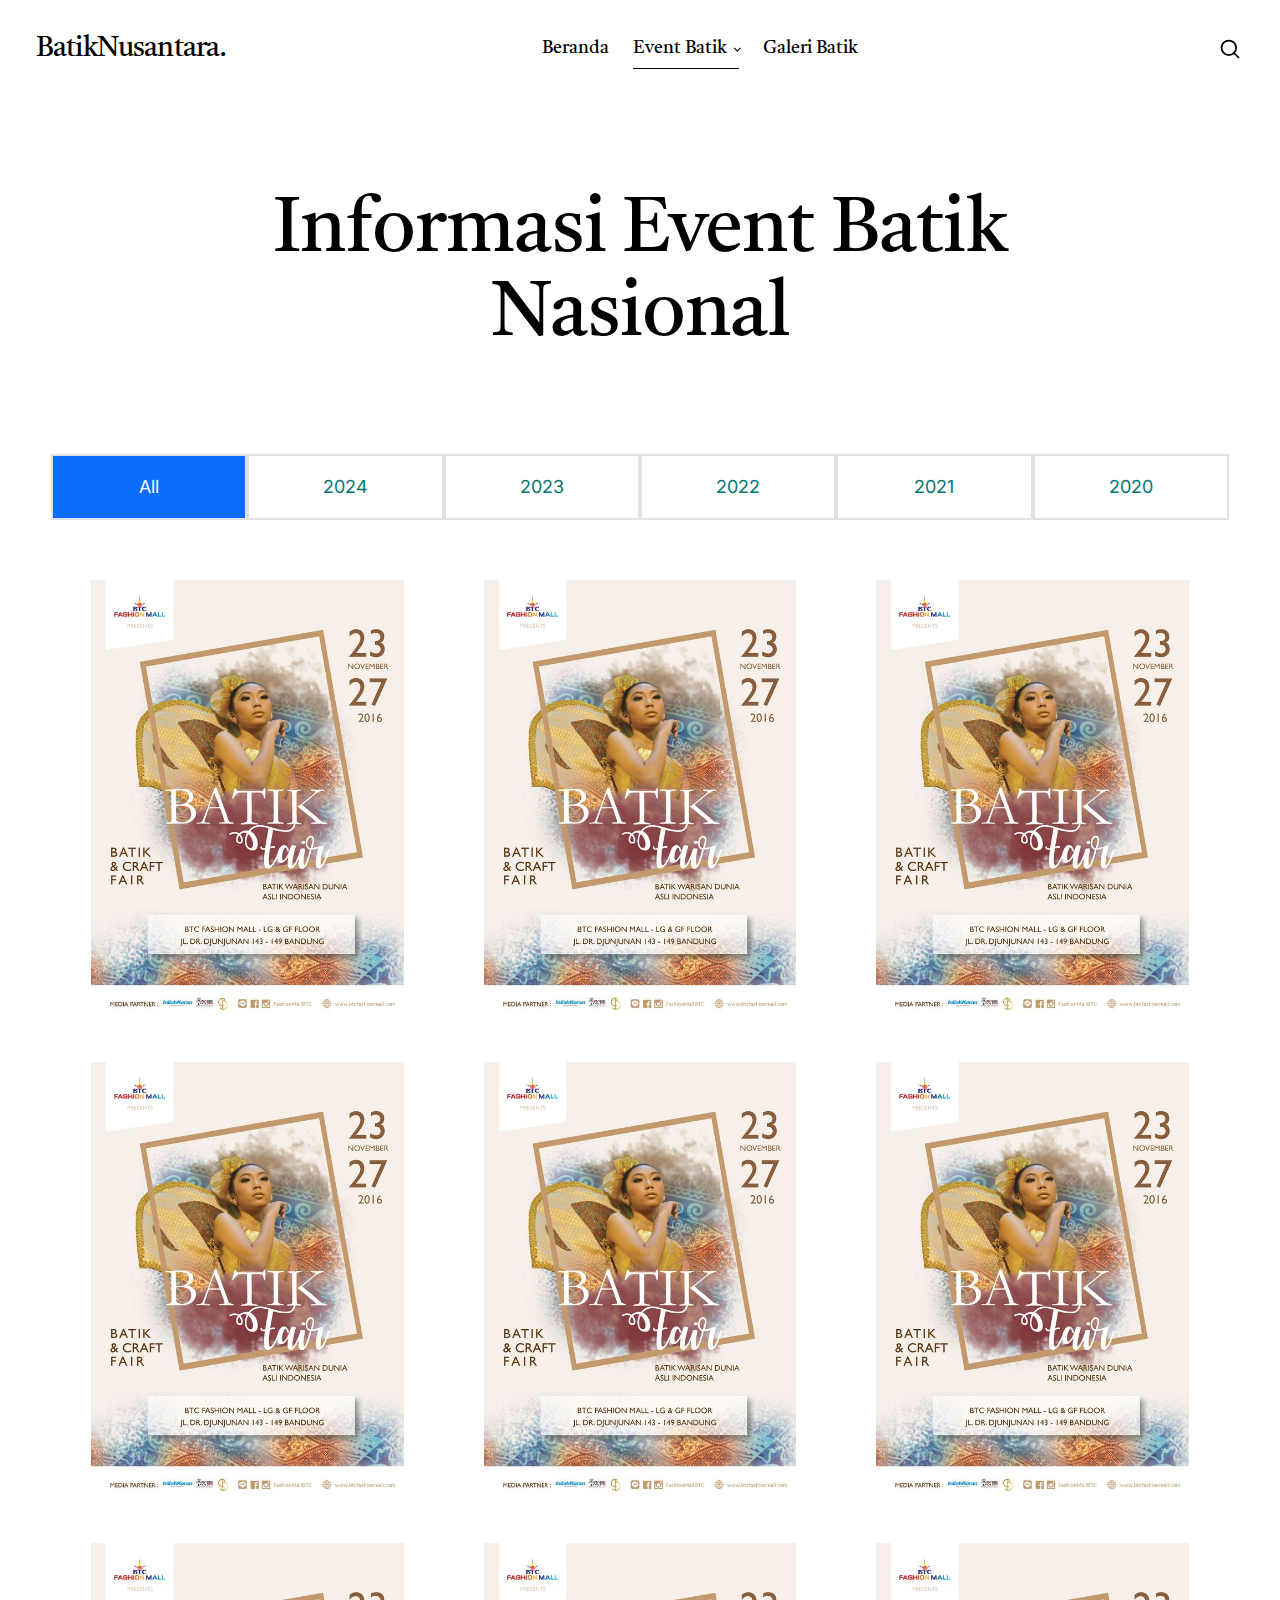
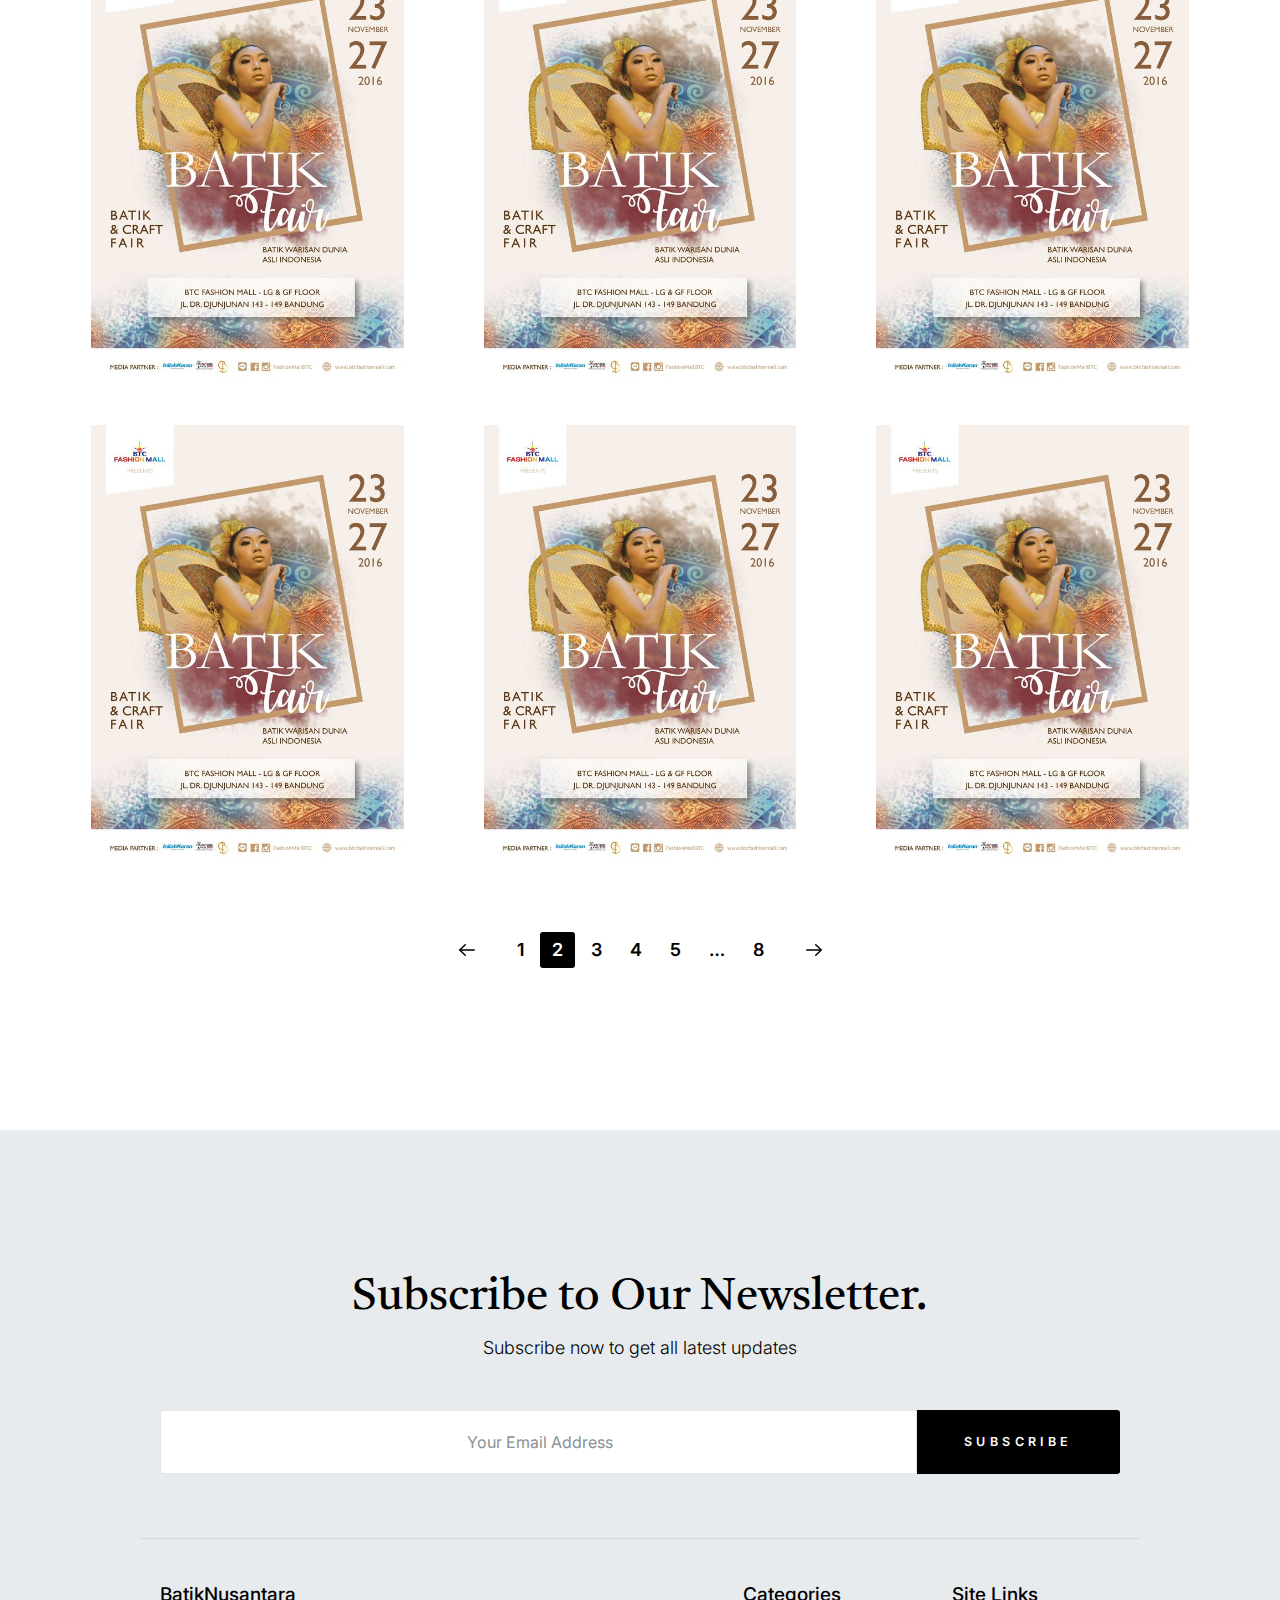
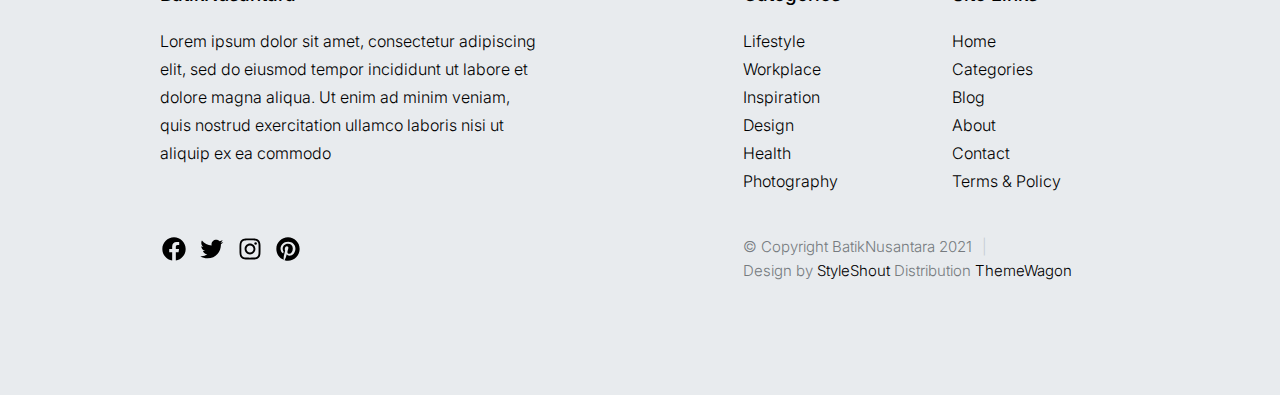
<file: batikNusantara/event-batik.html>
<!DOCTYPE html>
<html lang="en" class="no-js">

<head>

    <!--- basic page needs
    ================================================== -->
    <meta charset="utf-8">
    <meta name="viewport" content="width=device-width, initial-scale=1">
    <title>Event Batik - BatikNusantara</title>

    <script>
        document.documentElement.classList.remove('no-js');
        document.documentElement.classList.add('js');
    </script>

    <!-- Bootstrap -->
    <link href="https://cdn.jsdelivr.net/npm/bootstrap@5.3.3/dist/css/bootstrap.min.css" rel="stylesheet"
        integrity="sha384-QWTKZyjpPEjISv5WaRU9OFeRpok6YctnYmDr5pNlyT2bRjXh0JMhjY6hW+ALEwIH" crossorigin="anonymous">


    <!-- CSS
    ================================================== -->
    <link rel="stylesheet" href="css/vendor.css">
    <link rel="stylesheet" href="css/styles.css">

    <!-- favicons
    ================================================== -->
    <link rel="apple-touch-icon" sizes="180x180" href="apple-touch-icon.png">
    <link rel="icon" type="image/png" sizes="32x32" href="favicon-32x32.png">
    <link rel="icon" type="image/png" sizes="16x16" href="favicon-16x16.png">
    <link rel="manifest" href="site.webmanifest">

</head>

<body id="top">


    <!-- preloader
    ================================================== -->
    <div id="preloader">
        <div id="loader" class="dots-fade">
            <div></div>
            <div></div>
            <div></div>
        </div>
    </div>


    <!-- page wrap
    ================================================== -->
    <div id="page" class="s-pagewrap">


        <!-- # site header 
        ================================================== -->
        <header id="masthead" class="s-header">

            <div class="s-header__branding">
                <p class="site-title">
                    <a href="index.html" rel="home">BatikNusantara.</a>
                </p>
            </div>

            <div class="row s-header__navigation">

                <nav class="s-header__nav-wrap">

                    <h3 class="s-header__nav-heading">Navigate to</h3>

                    <ul class="s-header__nav">
                        <li><a href="index.html" title="">Beranda</a></li>
                        <li class="has-children current-menu-item">
                            <a href="#0" title="" class="">Event Batik</a>
                            <ul class="sub-menu">
                                <li><a href="single-standard.html">Sejarah Batik</a></li>
                                <!-- Sejarah Batik: Menyajikan informasi tentang asal-usul batik, perkembangannya dari masa ke masa, dan peran budaya serta tradisi dalam pembuatan batik. -->
                                <li><a href="single-standard.html">Jenis-Jenis Batik</a></li>
                                <!-- Jenis-jenis Batik: Memperkenalkan berbagai jenis batik dari berbagai daerah di Indonesia maupun dari negara lain yang memiliki tradisi batik, serta perbedaan dan karakteristik masing-masing. -->
                                <li><a href="single-standard.html">Teknik Pembuatan Batik</a></li>
                                <!-- Teknik Pembuatan Batik: Mendetailkan proses pembuatan batik secara tradisional maupun modern, termasuk teknik pewarnaan, penggunaan alat, dan bahan-bahan yang digunakan. -->
                                <li><a href="motif-batik.html">Motif Batik</a></li>
                                <!-- Motif Batik: Menyajikan beragam motif batik beserta maknanya, baik yang memiliki makna filosofis, simbolis, maupun motif-motif yang bersifat dekoratif. -->
                                <li><a href="berita.html">Berita</a></li>
                                <!-- Berita dan Artikel Terkini: Menyajikan berita dan artikel terbaru seputar dunia batik, termasuk perkembangan industri, kolaborasi seniman, dan peristiwa terkait batik di dalam dan luar negeri. -->
                            </ul>
                        </li>
                        <li><a href="galeri-batik.html" title="">Galeri Batik</a></li>
                        <!-- Galeri Batik adalah tempat di mana Anda dapat menampilkan koleksi gambar-gambar batik secara visual. Ini bisa menjadi galeri foto atau gambar-gambar yang menampilkan berbagai jenis batik, motif-motif yang beragam, serta contoh-contoh batik yang unik dan menarik. Galeri Batik ini dapat menjadi sarana untuk menginspirasi pengunjung dengan keindahan dan keragaman batik.

                        Sementara itu, submenu seperti "Jenis-jenis Batik" atau "Seni dan Desain Batik" cenderung lebih fokus pada penjelasan dan informasi tertulis tentang jenis-jenis batik, motif-motif yang ada, atau tren desain batik. Ini mungkin termasuk deskripsi tekstual, sejarah, atau konteks budaya di balik berbagai jenis batik dan motif.

                        Jadi, sementara Galeri Batik menampilkan batik dalam bentuk gambar-gambar, submenu yang lain memberikan informasi lebih mendalam dan kontekstual tentang berbagai aspek batik, seperti sejarah, teknik pembuatan, jenis-jenis, dan desain. -->
                    </ul> <!-- end s-header__nav -->

                </nav> <!-- end s-header__nav-wrap -->

            </div> <!-- end s-header__navigation -->

            <div class="s-header__search">

                <div class="s-header__search-inner">
                    <div class="row">

                        <form role="search" method="get" class="s-header__search-form" action="#">
                            <label>
                                <span class="u-screen-reader-text">Search for:</span>
                                <input type="search" class="s-header__search-field" placeholder="Search for..." value=""
                                    name="s" title="Search for:" autocomplete="off">
                            </label>
                            <input type="submit" class="s-header__search-submit" value="Search">
                        </form>

                        <a href="#0" title="Close Search" class="s-header__search-close">Close</a>

                    </div> <!-- end row -->
                </div> <!-- s-header__search-inner -->

            </div> <!-- end s-header__search -->

            <a class="s-header__menu-toggle" href="#0"><span>Menu</span></a>
            <a class="s-header__search-trigger" href="#">
                <svg width="24" height="24" fill="none" viewBox="0 0 24 24">
                    <path stroke="currentColor" stroke-linecap="round" stroke-linejoin="round" stroke-width="1.5"
                        d="M19.25 19.25L15.5 15.5M4.75 11C4.75 7.54822 7.54822 4.75 11 4.75C14.4518 4.75 17.25 7.54822 17.25 11C17.25 14.4518 14.4518 17.25 11 17.25C7.54822 17.25 4.75 14.4518 4.75 11Z">
                    </path>
                </svg>
            </a>

        </header> <!-- end s-header -->


        <!-- # site-content
        ================================================== -->
        <section id="content" class="s-content">


            <!-- pageheader -->
            <div class="s-pageheader">
                <div class="row">
                    <div class="column large-12">
                        <h1 class="page-title pt-5">
                            Informasi Event Batik Nasional
                        </h1>
                    </div>
                </div>
            </div> <!-- end s-pageheader-->



            <!--  masonry -->
            <div id="bricks" class="bricks">

                <div class="row mb-5 text-center">
                    <a href="" class="col-md-2 border border-2 p-4 bg-primary text-white">All</a>
                    <a href="" class="col-md-2 border border-2 p-4">2024</a>
                    <a href="" class="col-md-2 border border-2 p-4">2023</a>
                    <a href="" class="col-md-2 border border-2 p-4">2022</a>
                    <a href="" class="col-md-2 border border-2 p-4">2021</a>
                    <a href="" class="col-md-2 border border-2 p-4">2020</a>
                </div>

                <div class="row mb-5"></div>

                <div class="masonry">

                    <div class="bricks-wrapper" data-animate-block>

                        <div class="grid-sizer"></div>

                        <article class="brick entry" data-animate-el>

                            <div class="entry__thumb">
                                <a href="single-standard.html" class="thumb-link" data-bs-toggle="modal"
                                    data-bs-target="#exampleModal">
                                    <img src="images/thumbs/masonry/event-batik.jpg" alt="">
                                </a>
                            </div> <!-- end entry__thumb -->

                        </article> <!-- end article -->

                        <!-- Modal -->
                        <div class="modal fade" id="exampleModal" tabindex="-1" aria-labelledby="exampleModalLabel"
                            aria-hidden="true">
                            <div class="modal-dialog">
                                <div class="modal-content">
                                    <div class="modal-header">
                                        <button type="button" class="btn-close" data-bs-dismiss="modal"
                                            aria-label="Close"></button>
                                    </div>
                                    <div class="modal-body">
                                        <img src="images/thumbs/masonry/event-batik.jpg" alt="">
                                    </div>
                                </div>
                            </div>
                        </div>


                        <article class="brick entry" data-animate-el>

                            <div class="entry__thumb">
                                <a href="single-standard.html" class="thumb-link" data-bs-toggle="modal"
                                    data-bs-target="#exampleModal">
                                    <img src="images/thumbs/masonry/event-batik.jpg" alt="">
                                </a>
                            </div> <!-- end entry__thumb -->

                        </article> <!-- end article -->

                        <!-- Modal -->
                        <div class="modal fade" id="exampleModal" tabindex="-1" aria-labelledby="exampleModalLabel"
                            aria-hidden="true">
                            <div class="modal-dialog">
                                <div class="modal-content">
                                    <div class="modal-header">
                                        <button type="button" class="btn-close" data-bs-dismiss="modal"
                                            aria-label="Close"></button>
                                    </div>
                                    <div class="modal-body">
                                        <img src="images/thumbs/masonry/event-batik.jpg" alt="">
                                    </div>
                                </div>
                            </div>
                        </div>


                        <article class="brick entry" data-animate-el>

                            <div class="entry__thumb">
                                <a href="single-standard.html" class="thumb-link" data-bs-toggle="modal"
                                    data-bs-target="#exampleModal">
                                    <img src="images/thumbs/masonry/event-batik.jpg" alt="">
                                </a>
                            </div> <!-- end entry__thumb -->

                        </article> <!-- end article -->

                        <!-- Modal -->
                        <div class="modal fade" id="exampleModal" tabindex="-1" aria-labelledby="exampleModalLabel"
                            aria-hidden="true">
                            <div class="modal-dialog">
                                <div class="modal-content">
                                    <div class="modal-header">
                                        <button type="button" class="btn-close" data-bs-dismiss="modal"
                                            aria-label="Close"></button>
                                    </div>
                                    <div class="modal-body">
                                        <img src="images/thumbs/masonry/event-batik.jpg" alt="">
                                    </div>
                                </div>
                            </div>
                        </div>


                        <article class="brick entry" data-animate-el>

                            <div class="entry__thumb">
                                <a href="single-standard.html" class="thumb-link" data-bs-toggle="modal"
                                    data-bs-target="#exampleModal">
                                    <img src="images/thumbs/masonry/event-batik.jpg" alt="">
                                </a>
                            </div> <!-- end entry__thumb -->

                        </article> <!-- end article -->

                        <!-- Modal -->
                        <div class="modal fade" id="exampleModal" tabindex="-1" aria-labelledby="exampleModalLabel"
                            aria-hidden="true">
                            <div class="modal-dialog">
                                <div class="modal-content">
                                    <div class="modal-header">
                                        <button type="button" class="btn-close" data-bs-dismiss="modal"
                                            aria-label="Close"></button>
                                    </div>
                                    <div class="modal-body">
                                        <img src="images/thumbs/masonry/event-batik.jpg" alt="">
                                    </div>
                                </div>
                            </div>
                        </div>




                        <article class="brick entry" data-animate-el>

                            <div class="entry__thumb">
                                <a href="single-standard.html" class="thumb-link" data-bs-toggle="modal"
                                    data-bs-target="#exampleModal">
                                    <img src="images/thumbs/masonry/event-batik.jpg" alt="">
                                </a>
                            </div> <!-- end entry__thumb -->

                        </article> <!-- end article -->

                        <!-- Modal -->
                        <div class="modal fade" id="exampleModal" tabindex="-1" aria-labelledby="exampleModalLabel"
                            aria-hidden="true">
                            <div class="modal-dialog">
                                <div class="modal-content">
                                    <div class="modal-header">
                                        <button type="button" class="btn-close" data-bs-dismiss="modal"
                                            aria-label="Close"></button>
                                    </div>
                                    <div class="modal-body">
                                        <img src="images/thumbs/masonry/event-batik.jpg" alt="">
                                    </div>
                                </div>
                            </div>
                        </div>





                        <article class="brick entry" data-animate-el>

                            <div class="entry__thumb">
                                <a href="single-standard.html" class="thumb-link" data-bs-toggle="modal"
                                    data-bs-target="#exampleModal">
                                    <img src="images/thumbs/masonry/event-batik.jpg" alt="">
                                </a>
                            </div> <!-- end entry__thumb -->

                        </article> <!-- end article -->

                        <!-- Modal -->
                        <div class="modal fade" id="exampleModal" tabindex="-1" aria-labelledby="exampleModalLabel"
                            aria-hidden="true">
                            <div class="modal-dialog">
                                <div class="modal-content">
                                    <div class="modal-header">
                                        <button type="button" class="btn-close" data-bs-dismiss="modal"
                                            aria-label="Close"></button>
                                    </div>
                                    <div class="modal-body">
                                        <img src="images/thumbs/masonry/event-batik.jpg" alt="">
                                    </div>
                                </div>
                            </div>
                        </div>





                        <article class="brick entry" data-animate-el>

                            <div class="entry__thumb">
                                <a href="single-standard.html" class="thumb-link" data-bs-toggle="modal"
                                    data-bs-target="#exampleModal">
                                    <img src="images/thumbs/masonry/event-batik.jpg" alt="">
                                </a>
                            </div> <!-- end entry__thumb -->

                        </article> <!-- end article -->

                        <!-- Modal -->
                        <div class="modal fade" id="exampleModal" tabindex="-1" aria-labelledby="exampleModalLabel"
                            aria-hidden="true">
                            <div class="modal-dialog">
                                <div class="modal-content">
                                    <div class="modal-header">
                                        <button type="button" class="btn-close" data-bs-dismiss="modal"
                                            aria-label="Close"></button>
                                    </div>
                                    <div class="modal-body">
                                        <img src="images/thumbs/masonry/event-batik.jpg" alt="">
                                    </div>
                                </div>
                            </div>
                        </div>




                        <article class="brick entry" data-animate-el>

                            <div class="entry__thumb">
                                <a href="single-standard.html" class="thumb-link" data-bs-toggle="modal"
                                    data-bs-target="#exampleModal">
                                    <img src="images/thumbs/masonry/event-batik.jpg" alt="">
                                </a>
                            </div> <!-- end entry__thumb -->

                        </article> <!-- end article -->

                        <!-- Modal -->
                        <div class="modal fade" id="exampleModal" tabindex="-1" aria-labelledby="exampleModalLabel"
                            aria-hidden="true">
                            <div class="modal-dialog">
                                <div class="modal-content">
                                    <div class="modal-header">
                                        <button type="button" class="btn-close" data-bs-dismiss="modal"
                                            aria-label="Close"></button>
                                    </div>
                                    <div class="modal-body">
                                        <img src="images/thumbs/masonry/event-batik.jpg" alt="">
                                    </div>
                                </div>
                            </div>
                        </div>




                        <article class="brick entry" data-animate-el>

                            <div class="entry__thumb">
                                <a href="single-standard.html" class="thumb-link" data-bs-toggle="modal"
                                    data-bs-target="#exampleModal">
                                    <img src="images/thumbs/masonry/event-batik.jpg" alt="">
                                </a>
                            </div> <!-- end entry__thumb -->

                        </article> <!-- end article -->

                        <!-- Modal -->
                        <div class="modal fade" id="exampleModal" tabindex="-1" aria-labelledby="exampleModalLabel"
                            aria-hidden="true">
                            <div class="modal-dialog">
                                <div class="modal-content">
                                    <div class="modal-header">
                                        <button type="button" class="btn-close" data-bs-dismiss="modal"
                                            aria-label="Close"></button>
                                    </div>
                                    <div class="modal-body">
                                        <img src="images/thumbs/masonry/event-batik.jpg" alt="">
                                    </div>
                                </div>
                            </div>
                        </div>





                        <article class="brick entry" data-animate-el>

                            <div class="entry__thumb">
                                <a href="single-standard.html" class="thumb-link" data-bs-toggle="modal"
                                    data-bs-target="#exampleModal">
                                    <img src="images/thumbs/masonry/event-batik.jpg" alt="">
                                </a>
                            </div> <!-- end entry__thumb -->

                        </article> <!-- end article -->

                        <!-- Modal -->
                        <div class="modal fade" id="exampleModal" tabindex="-1" aria-labelledby="exampleModalLabel"
                            aria-hidden="true">
                            <div class="modal-dialog">
                                <div class="modal-content">
                                    <div class="modal-header">
                                        <button type="button" class="btn-close" data-bs-dismiss="modal"
                                            aria-label="Close"></button>
                                    </div>
                                    <div class="modal-body">
                                        <img src="images/thumbs/masonry/event-batik.jpg" alt="">
                                    </div>
                                </div>
                            </div>
                        </div>




                        <article class="brick entry" data-animate-el>

                            <div class="entry__thumb">
                                <a href="single-standard.html" class="thumb-link" data-bs-toggle="modal"
                                    data-bs-target="#exampleModal">
                                    <img src="images/thumbs/masonry/event-batik.jpg" alt="">
                                </a>
                            </div> <!-- end entry__thumb -->

                        </article> <!-- end article -->

                        <!-- Modal -->
                        <div class="modal fade" id="exampleModal" tabindex="-1" aria-labelledby="exampleModalLabel"
                            aria-hidden="true">
                            <div class="modal-dialog">
                                <div class="modal-content">
                                    <div class="modal-header">
                                        <button type="button" class="btn-close" data-bs-dismiss="modal"
                                            aria-label="Close"></button>
                                    </div>
                                    <div class="modal-body">
                                        <img src="images/thumbs/masonry/event-batik.jpg" alt="">
                                    </div>
                                </div>
                            </div>
                        </div>



                        <article class="brick entry" data-animate-el>

                            <div class="entry__thumb">
                                <a href="single-standard.html" class="thumb-link" data-bs-toggle="modal"
                                    data-bs-target="#exampleModal">
                                    <img src="images/thumbs/masonry/event-batik.jpg" alt="">
                                </a>
                            </div> <!-- end entry__thumb -->

                        </article> <!-- end article -->

                        <!-- Modal -->
                        <div class="modal fade" id="exampleModal" tabindex="-1" aria-labelledby="exampleModalLabel"
                            aria-hidden="true">
                            <div class="modal-dialog">
                                <div class="modal-content">
                                    <div class="modal-header">
                                        <button type="button" class="btn-close" data-bs-dismiss="modal"
                                            aria-label="Close"></button>
                                    </div>
                                    <div class="modal-body">
                                        <img src="images/thumbs/masonry/event-batik.jpg" alt="">
                                    </div>
                                </div>
                            </div>
                        </div>



                    </div> <!-- end bricks-wrapper -->

                </div> <!-- end masonry-->


                <!-- pagination -->
                <div class="row pagination">
                    <div class="column lg-12">
                        <nav class="pgn">
                            <ul>
                                <li>
                                    <a class="pgn__prev" href="#0">
                                        <svg width="24" height="24" fill="none" viewBox="0 0 24 24">
                                            <path stroke="currentColor" stroke-linecap="round" stroke-linejoin="round"
                                                stroke-width="1.5" d="M10.25 6.75L4.75 12L10.25 17.25"></path>
                                            <path stroke="currentColor" stroke-linecap="round" stroke-linejoin="round"
                                                stroke-width="1.5" d="M19.25 12H5"></path>
                                        </svg>
                                    </a>
                                </li>
                                <li><a class="pgn__num" href="#0">1</a></li>
                                <li><span class="pgn__num current">2</span></li>
                                <li><a class="pgn__num" href="#0">3</a></li>
                                <li><a class="pgn__num" href="#0">4</a></li>
                                <li><a class="pgn__num" href="#0">5</a></li>
                                <li><span class="pgn__num dots">…</span></li>
                                <li><a class="pgn__num" href="#0">8</a></li>
                                <li>
                                    <a class="pgn__next" href="#0">
                                        <svg width="24" height="24" fill="none" viewBox="0 0 24 24">
                                            <path stroke="currentColor" stroke-linecap="round" stroke-linejoin="round"
                                                stroke-width="1.5" d="M13.75 6.75L19.25 12L13.75 17.25"></path>
                                            <path stroke="currentColor" stroke-linecap="round" stroke-linejoin="round"
                                                stroke-width="1.5" d="M19 12H4.75"></path>
                                        </svg>
                                    </a>
                                </li>
                            </ul>
                        </nav> <!-- end pgn -->
                    </div> <!-- end column -->
                </div> <!-- end pagination -->

            </div> <!-- end bricks -->

        </section> <!-- end s-content -->


        <!-- # site-footer
        ================================================== -->
        <footer id="colophon" class="s-footer">

            <div class="row s-footer__subscribe">
                <div class="column lg-12">

                    <h2>
                        Subscribe to Our Newsletter.
                    </h2>
                    <p>
                        Subscribe now to get all latest updates
                    </p>

                    <form id="mc-form" class="mc-form">
                        <input type="email" name="EMAIL" id="mce-EMAIL" class="u-fullwidth text-center"
                            placeholder="Your Email Address"
                            title="The domain portion of the email address is invalid (the portion after the @)."
                            pattern="^([^\x00-\x20\x22\x28\x29\x2c\x2e\x3a-\x3c\x3e\x40\x5b-\x5d\x7f-\xff]+|\x22([^\x0d\x22\x5c\x80-\xff]|\x5c[\x00-\x7f])*\x22)(\x2e([^\x00-\x20\x22\x28\x29\x2c\x2e\x3a-\x3c\x3e\x40\x5b-\x5d\x7f-\xff]+|\x22([^\x0d\x22\x5c\x80-\xff]|\x5c[\x00-\x7f])*\x22))*\x40([^\x00-\x20\x22\x28\x29\x2c\x2e\x3a-\x3c\x3e\x40\x5b-\x5d\x7f-\xff]+|\x5b([^\x0d\x5b-\x5d\x80-\xff]|\x5c[\x00-\x7f])*\x5d)(\x2e([^\x00-\x20\x22\x28\x29\x2c\x2e\x3a-\x3c\x3e\x40\x5b-\x5d\x7f-\xff]+|\x5b([^\x0d\x5b-\x5d\x80-\xff]|\x5c[\x00-\x7f])*\x5d))*(\.\w{2,})+$"
                            required>
                        <input type="submit" name="subscribe" value="Subscribe"
                            class="btn--small btn--primary u-fullwidth">
                        <!-- <div style="position: absolute; left: -5000px;" aria-hidden="true"><input type="text" name="b_cdb7b577e41181934ed6a6a44_9a91cfe7b3" tabindex="-1" value=""></div> -->
                        <div class="mc-status"></div>
                    </form>

                </div>
            </div> <!-- end s-footer__subscribe -->

            <div class="row s-footer__main">

                <div class="column lg-5 md-6 tab-12 s-footer__about">
                    <h4>BatikNusantara</h4>

                    <p>
                        Lorem ipsum dolor sit amet, consectetur
                        adipiscing elit, sed do eiusmod tempor
                        incididunt ut labore et dolore magna aliqua.
                        Ut enim ad minim veniam, quis nostrud exercitation
                        ullamco laboris nisi ut aliquip ex ea commodo
                    </p>
                </div> <!-- end s-footer__about -->

                <div class="column lg-5 md-6 tab-12">
                    <div class="row">
                        <div class="column lg-6">
                            <h4>Categories</h4>
                            <ul class="link-list">
                                <li><a href="category.html">Lifestyle</a></li>
                                <li><a href="category.html">Workplace</a></li>
                                <li><a href="category.html">Inspiration</a></li>
                                <li><a href="category.html">Design</a></li>
                                <li><a href="category.html">Health</a></li>
                                <li><a href="category.html">Photography</a></li>
                            </ul>
                        </div>
                        <div class="column lg-6">
                            <h4>Site Links</h4>
                            <ul class="link-list">
                                <li><a href="index.html">Home</a></li>
                                <li><a href="category.html">Categories</a></li>
                                <li><a href="category.html">Blog</a></li>
                                <li><a href="about.html">About</a></li>
                                <li><a href="about.html">Contact</a></li>
                                <li><a href="#0">Terms & Policy</a></li>
                            </ul>
                        </div>
                    </div>
                </div>

            </div> <!-- end s-footer__main -->

            <div class="row s-footer__bottom">

                <div class="column lg-7 md-6 tab-12">
                    <ul class="s-footer__social">
                        <li>
                            <a href="#0">
                                <svg xmlns="http://www.w3.org/2000/svg" width="24" height="24" viewBox="0 0 24 24"
                                    style="fill: rgba(0, 0, 0, 1);transform: ;msFilter:;">
                                    <path
                                        d="M12.001 2.002c-5.522 0-9.999 4.477-9.999 9.999 0 4.99 3.656 9.126 8.437 9.879v-6.988h-2.54v-2.891h2.54V9.798c0-2.508 1.493-3.891 3.776-3.891 1.094 0 2.24.195 2.24.195v2.459h-1.264c-1.24 0-1.628.772-1.628 1.563v1.875h2.771l-.443 2.891h-2.328v6.988C18.344 21.129 22 16.992 22 12.001c0-5.522-4.477-9.999-9.999-9.999z">
                                    </path>
                                </svg>
                                <span class="u-screen-reader-text">Facebook</span>
                            </a>
                        </li>
                        <li>
                            <a href="#0">
                                <svg xmlns="http://www.w3.org/2000/svg" width="24" height="24" viewBox="0 0 24 24"
                                    style="fill:rgba(0, 0, 0, 1);transform:;-ms-filter:">
                                    <path
                                        d="M19.633,7.997c0.013,0.175,0.013,0.349,0.013,0.523c0,5.325-4.053,11.461-11.46,11.461c-2.282,0-4.402-0.661-6.186-1.809 c0.324,0.037,0.636,0.05,0.973,0.05c1.883,0,3.616-0.636,5.001-1.721c-1.771-0.037-3.255-1.197-3.767-2.793 c0.249,0.037,0.499,0.062,0.761,0.062c0.361,0,0.724-0.05,1.061-0.137c-1.847-0.374-3.23-1.995-3.23-3.953v-0.05 c0.537,0.299,1.16,0.486,1.82,0.511C3.534,9.419,2.823,8.184,2.823,6.787c0-0.748,0.199-1.434,0.548-2.032 c1.983,2.443,4.964,4.04,8.306,4.215c-0.062-0.3-0.1-0.611-0.1-0.923c0-2.22,1.796-4.028,4.028-4.028 c1.16,0,2.207,0.486,2.943,1.272c0.91-0.175,1.782-0.512,2.556-0.973c-0.299,0.935-0.936,1.721-1.771,2.22 c0.811-0.088,1.597-0.312,2.319-0.624C21.104,6.712,20.419,7.423,19.633,7.997z">
                                    </path>
                                </svg>
                                <span class="u-screen-reader-text">Twitter</span>
                            </a>
                        </li>
                        <li>
                            <a href="#0">
                                <svg xmlns="http://www.w3.org/2000/svg" width="24" height="24" viewBox="0 0 24 24"
                                    style="fill:rgba(0, 0, 0, 1);transform:;-ms-filter:">
                                    <path
                                        d="M11.999,7.377c-2.554,0-4.623,2.07-4.623,4.623c0,2.554,2.069,4.624,4.623,4.624c2.552,0,4.623-2.07,4.623-4.624 C16.622,9.447,14.551,7.377,11.999,7.377L11.999,7.377z M11.999,15.004c-1.659,0-3.004-1.345-3.004-3.003 c0-1.659,1.345-3.003,3.004-3.003s3.002,1.344,3.002,3.003C15.001,13.659,13.658,15.004,11.999,15.004L11.999,15.004z">
                                    </path>
                                    <circle cx="16.806" cy="7.207" r="1.078"></circle>
                                    <path
                                        d="M20.533,6.111c-0.469-1.209-1.424-2.165-2.633-2.632c-0.699-0.263-1.438-0.404-2.186-0.42 c-0.963-0.042-1.268-0.054-3.71-0.054s-2.755,0-3.71,0.054C7.548,3.074,6.809,3.215,6.11,3.479C4.9,3.946,3.945,4.902,3.477,6.111 c-0.263,0.7-0.404,1.438-0.419,2.186c-0.043,0.962-0.056,1.267-0.056,3.71c0,2.442,0,2.753,0.056,3.71 c0.015,0.748,0.156,1.486,0.419,2.187c0.469,1.208,1.424,2.164,2.634,2.632c0.696,0.272,1.435,0.426,2.185,0.45 c0.963,0.042,1.268,0.055,3.71,0.055s2.755,0,3.71-0.055c0.747-0.015,1.486-0.157,2.186-0.419c1.209-0.469,2.164-1.424,2.633-2.633 c0.263-0.7,0.404-1.438,0.419-2.186c0.043-0.962,0.056-1.267,0.056-3.71s0-2.753-0.056-3.71C20.941,7.57,20.801,6.819,20.533,6.111z M19.315,15.643c-0.007,0.576-0.111,1.147-0.311,1.688c-0.305,0.787-0.926,1.409-1.712,1.711c-0.535,0.199-1.099,0.303-1.67,0.311 c-0.95,0.044-1.218,0.055-3.654,0.055c-2.438,0-2.687,0-3.655-0.055c-0.569-0.007-1.135-0.112-1.669-0.311 c-0.789-0.301-1.414-0.923-1.719-1.711c-0.196-0.534-0.302-1.099-0.311-1.669c-0.043-0.95-0.053-1.218-0.053-3.654 c0-2.437,0-2.686,0.053-3.655c0.007-0.576,0.111-1.146,0.311-1.687c0.305-0.789,0.93-1.41,1.719-1.712 c0.534-0.198,1.1-0.303,1.669-0.311c0.951-0.043,1.218-0.055,3.655-0.055c2.437,0,2.687,0,3.654,0.055 c0.571,0.007,1.135,0.112,1.67,0.311c0.786,0.303,1.407,0.925,1.712,1.712c0.196,0.534,0.302,1.099,0.311,1.669 c0.043,0.951,0.054,1.218,0.054,3.655c0,2.436,0,2.698-0.043,3.654H19.315z">
                                    </path>
                                </svg>
                                <span class="u-screen-reader-text">Instagram</span>
                            </a>
                        </li>
                        <li>
                            <a href="#0">
                                <svg xmlns="http://www.w3.org/2000/svg" width="24" height="24" viewBox="0 0 24 24"
                                    style="fill: rgba(0, 0, 0, 1);transform: ;msFilter:;">
                                    <path
                                        d="M11.99 2C6.472 2 2 6.473 2 11.99c0 4.232 2.633 7.85 6.35 9.306-.088-.79-.166-2.006.034-2.868.182-.78 1.172-4.966 1.172-4.966s-.299-.599-.299-1.484c0-1.388.805-2.425 1.808-2.425.853 0 1.264.64 1.264 1.407 0 .858-.546 2.139-.827 3.327-.235.994.499 1.805 1.479 1.805 1.775 0 3.141-1.872 3.141-4.575 0-2.392-1.719-4.064-4.173-4.064-2.843 0-4.512 2.132-4.512 4.335 0 .858.331 1.779.744 2.28a.3.3 0 0 1 .069.286c-.076.315-.245.994-.277 1.133-.044.183-.145.222-.335.134-1.247-.581-2.027-2.405-2.027-3.871 0-3.151 2.289-6.045 6.601-6.045 3.466 0 6.159 2.469 6.159 5.77 0 3.444-2.171 6.213-5.184 6.213-1.013 0-1.964-.525-2.29-1.146l-.623 2.374c-.225.868-.834 1.956-1.241 2.62a10 10 0 0 0 2.958.445c5.517 0 9.99-4.473 9.99-9.99S17.507 2 11.99 2">
                                    </path>
                                </svg>
                                <span class="u-screen-reader-text">Pinterest</span>
                            </a>
                        </li>
                    </ul>
                </div>
                <div class="column lg-5 md-6 tab-12">
                    <div class="ss-copyright">
                        <span>© Copyright BatikNusantara 2021</span>
                        <span>Design by <a href="https://www.styleshout.com/">StyleShout</a> Distribution <a
                                href="https://themewagon.com">ThemeWagon</a></span>
                    </div>
                </div>

            </div> <!-- end s-footer__bottom -->

            <div class="ss-go-top">
                <a class="smoothscroll" title="Back to Top" href="#top">
                    <svg width="24" height="24" fill="none" viewBox="0 0 24 24">
                        <path stroke="currentColor" stroke-linecap="round" stroke-linejoin="round" stroke-width="1.5"
                            d="M17.25 10.25L12 4.75L6.75 10.25" />
                        <path stroke="currentColor" stroke-linecap="round" stroke-linejoin="round" stroke-width="1.5"
                            d="M12 19.25V5.75" />
                    </svg>
                </a>
            </div> <!-- end ss-go-top -->

        </footer><!-- end s-footer -->


        <!-- Java Script
    ================================================== -->
        <script src="https://cdn.jsdelivr.net/npm/bootstrap@5.3.3/dist/js/bootstrap.bundle.min.js"
            integrity="sha384-YvpcrYf0tY3lHB60NNkmXc5s9fDVZLESaAA55NDzOxhy9GkcIdslK1eN7N6jIeHz"
            crossorigin="anonymous"></script>
        <script src="js/plugins.js"></script>
        <script src="js/main.js"></script>

</body>

</html>
</file>
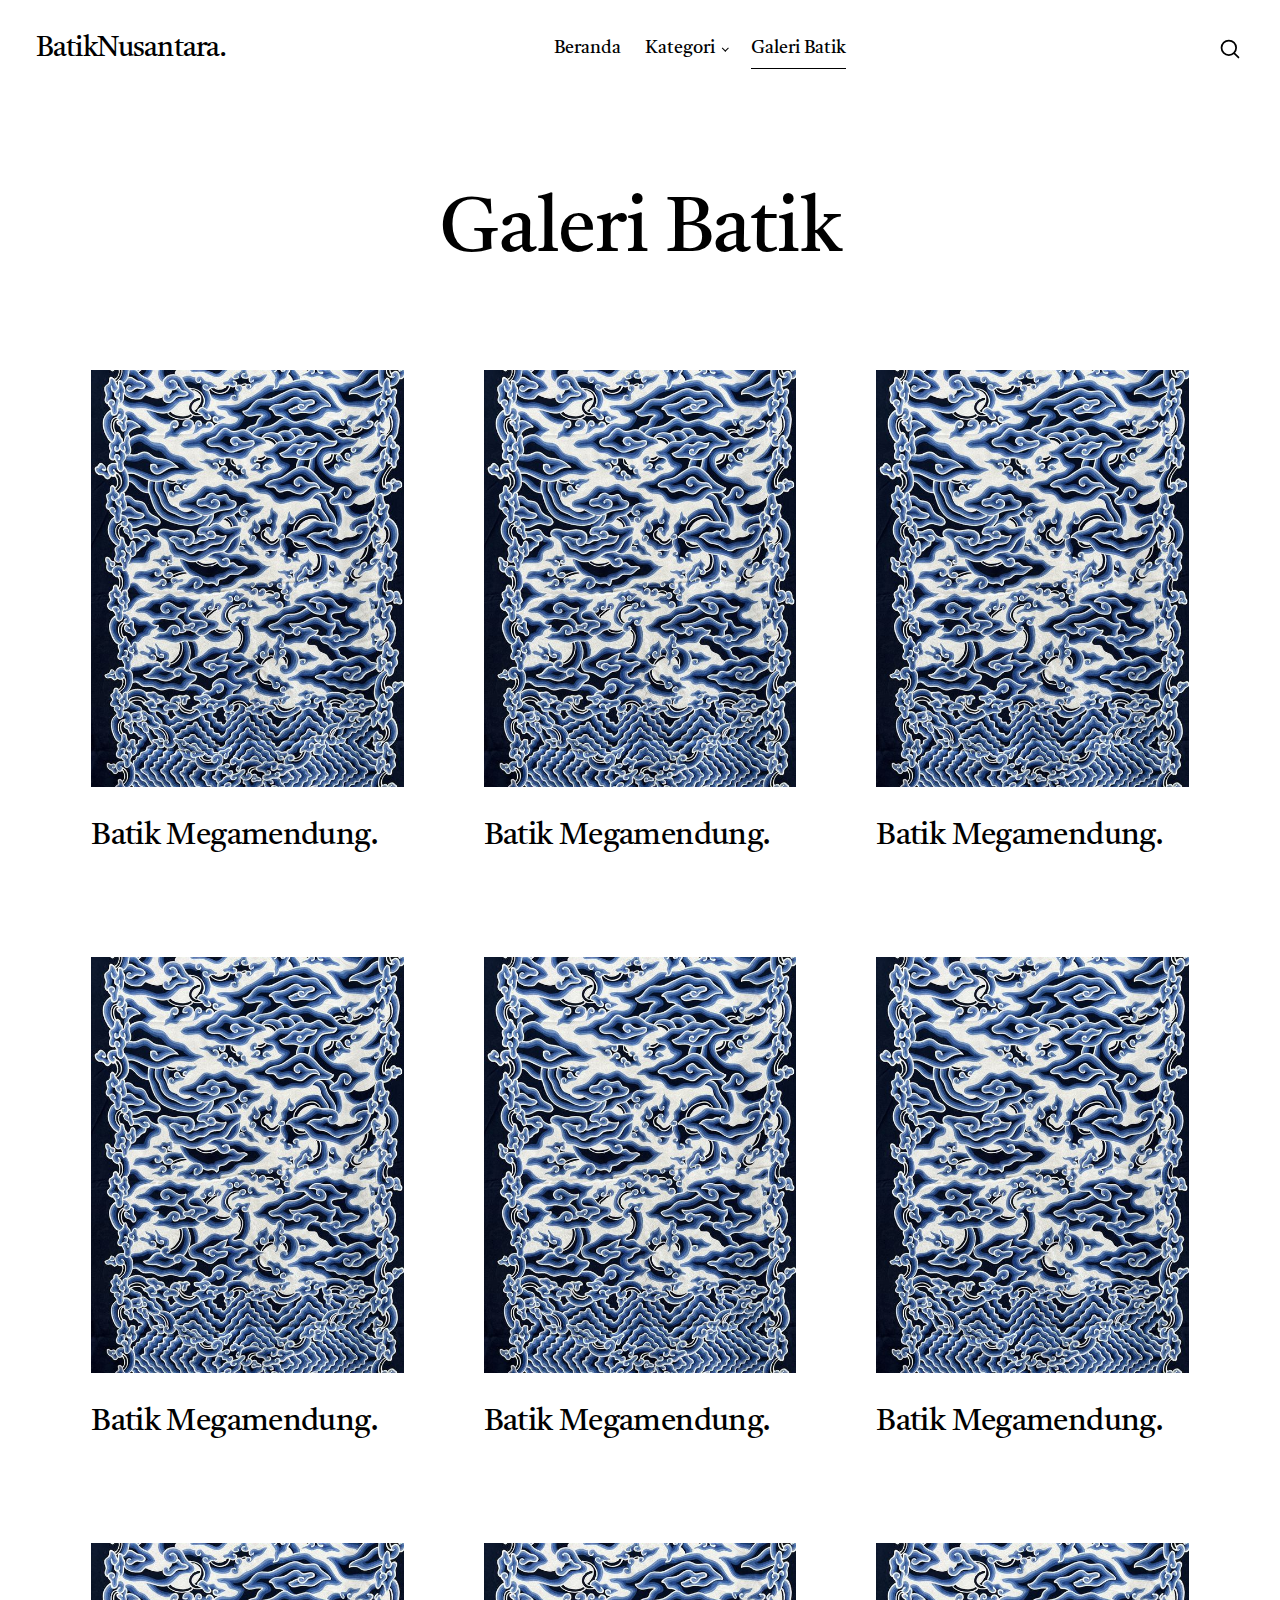
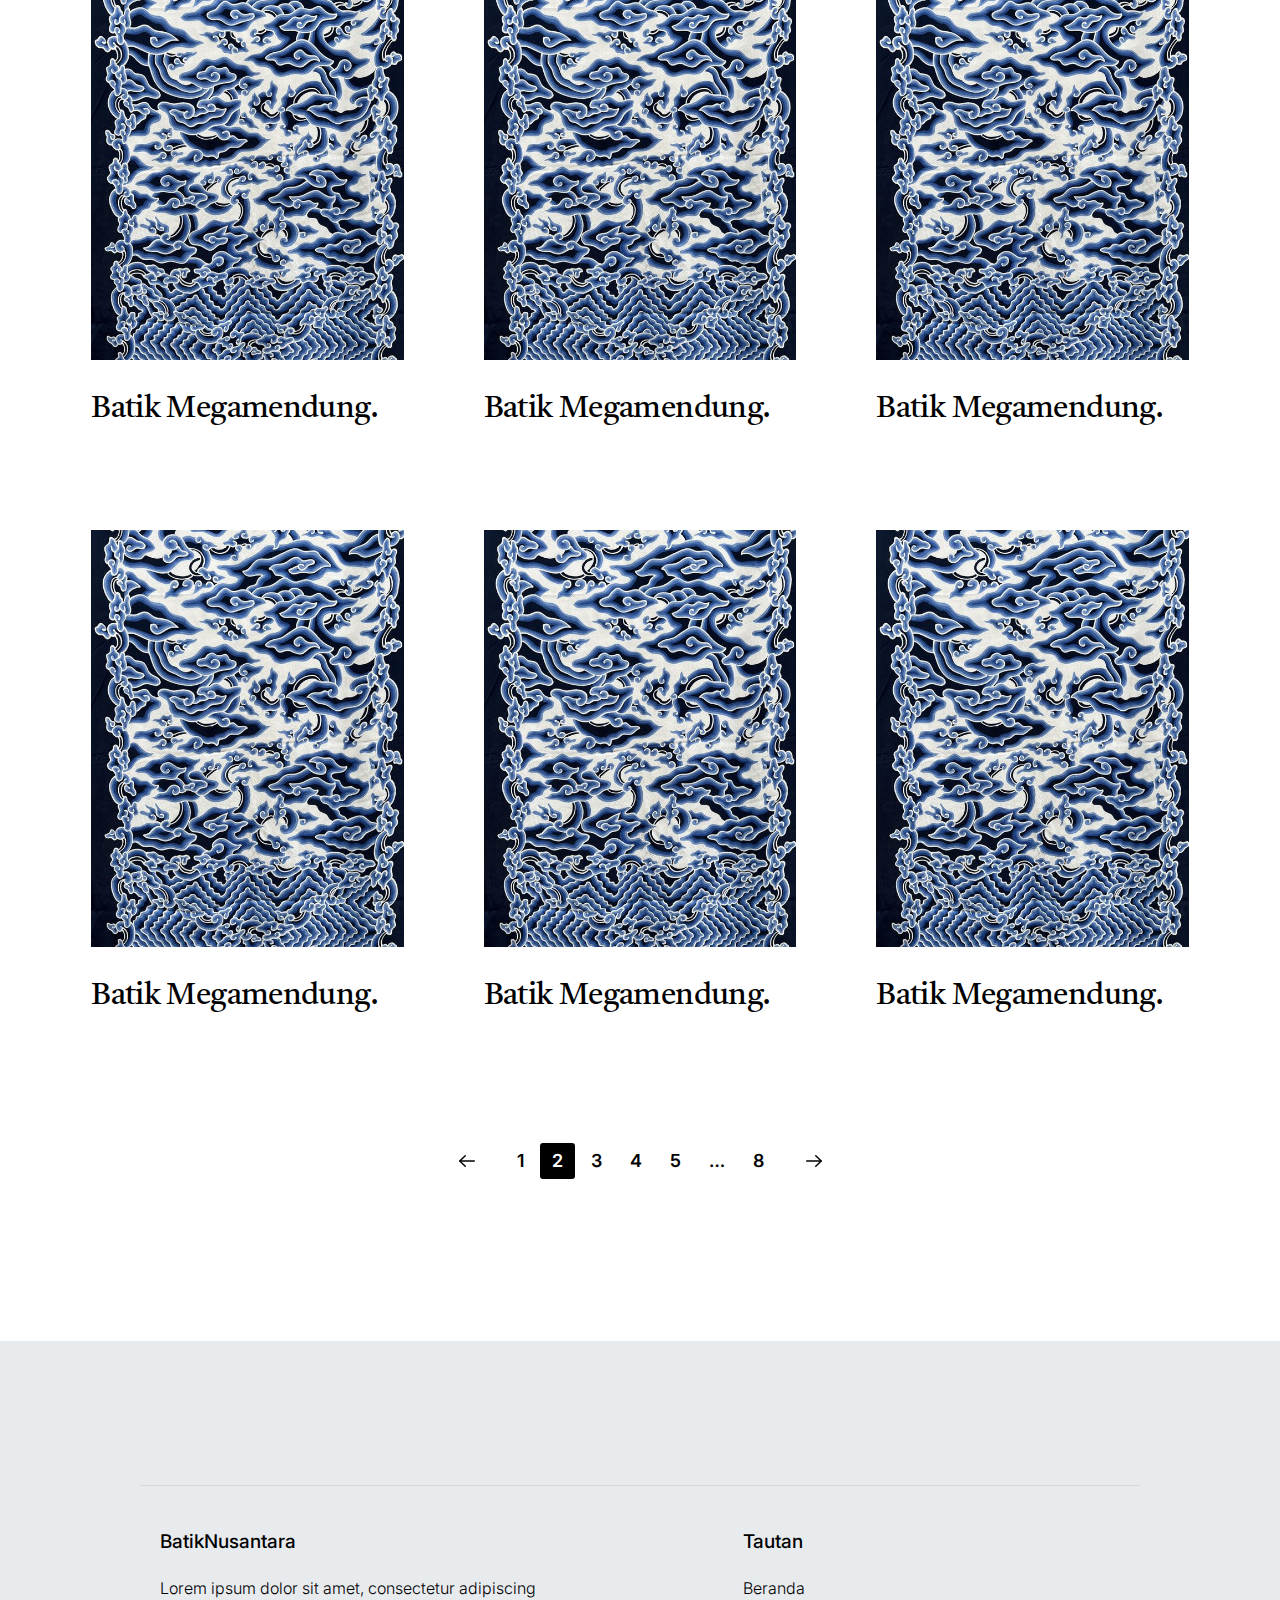
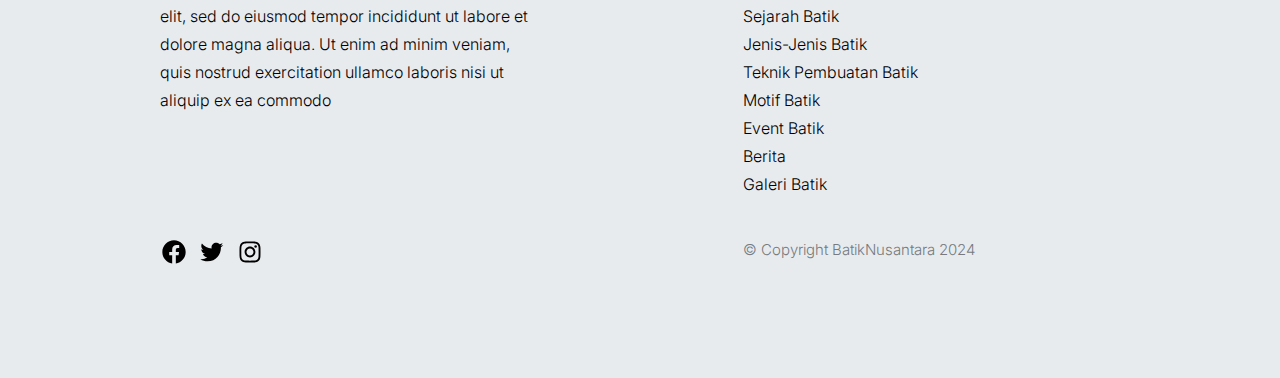
<file: batikNusantara/galeri-batik.html>
<!DOCTYPE html>
<html lang="en" class="no-js">

<head>

    <!--- basic page needs
    ================================================== -->
    <meta charset="utf-8">
    <meta name="viewport" content="width=device-width, initial-scale=1">
    <title>Galeri Batik - BatikNusantara</title>

    <script>
        document.documentElement.classList.remove('no-js');
        document.documentElement.classList.add('js');
    </script>

    <!-- Bootstrap -->
    <link href="https://cdn.jsdelivr.net/npm/bootstrap@5.3.3/dist/css/bootstrap.min.css" rel="stylesheet"
        integrity="sha384-QWTKZyjpPEjISv5WaRU9OFeRpok6YctnYmDr5pNlyT2bRjXh0JMhjY6hW+ALEwIH" crossorigin="anonymous">


    <!-- CSS
    ================================================== -->
    <link rel="stylesheet" href="css/vendor.css">
    <link rel="stylesheet" href="css/styles.css">

    <!-- favicons
    ================================================== -->
    <link rel="apple-touch-icon" sizes="180x180" href="apple-touch-icon.png">
    <link rel="icon" type="image/png" sizes="32x32" href="favicon-32x32.png">
    <link rel="icon" type="image/png" sizes="16x16" href="favicon-16x16.png">
    <link rel="manifest" href="site.webmanifest">

</head>

<body id="top">


    <!-- preloader
    ================================================== -->
    <div id="preloader">
        <div id="loader" class="dots-fade">
            <div></div>
            <div></div>
            <div></div>
        </div>
    </div>


    <!-- page wrap
    ================================================== -->
    <div id="page" class="s-pagewrap">


        <!-- # site header 
        ================================================== -->
        <header id="masthead" class="s-header">

            <div class="s-header__branding">
                <p class="site-title">
                    <a href="index.html" rel="home">BatikNusantara.</a>
                </p>
            </div>

            <div class="row s-header__navigation">

                <nav class="s-header__nav-wrap">

                    <h3 class="s-header__nav-heading">Navigate to</h3>

                    <ul class="s-header__nav">
                        <li><a href="index.html" title="">Beranda</a></li>
                        <li class="has-children">
                            <a href="#0" title="" class="">Kategori</a>
                            <ul class="sub-menu">
                                <li><a href="single-standard.html">Sejarah Batik</a></li>
                                <!-- Sejarah Batik: Menyajikan informasi tentang asal-usul batik, perkembangannya dari masa ke masa, dan peran budaya serta tradisi dalam pembuatan batik. -->
                                <li><a href="single-standard.html">Jenis-Jenis Batik</a></li>
                                <!-- Jenis-jenis Batik: Memperkenalkan berbagai jenis batik dari berbagai daerah di Indonesia maupun dari negara lain yang memiliki tradisi batik, serta perbedaan dan karakteristik masing-masing. -->
                                <li><a href="single-standard.html">Teknik Pembuatan Batik</a></li>
                                <!-- Teknik Pembuatan Batik: Mendetailkan proses pembuatan batik secara tradisional maupun modern, termasuk teknik pewarnaan, penggunaan alat, dan bahan-bahan yang digunakan. -->
                                <li><a href="motif-batik.html">Motif Batik</a></li>
                                <!-- Motif Batik: Menyajikan beragam motif batik beserta maknanya, baik yang memiliki makna filosofis, simbolis, maupun motif-motif yang bersifat dekoratif. -->
                                <li><a href="event-batik.html">Event Batik</a></li>
                                <!-- Event dan Komunitas Batik: Informasi tentang acara-acara terkait batik seperti pameran, workshop, dan festival, serta menghubungkan penggemar batik dengan komunitas-komunitas batik di berbagai tempat. -->
                                <li><a href="berita.html">Berita</a></li>
                                <!-- Berita dan Artikel Terkini: Menyajikan berita dan artikel terbaru seputar dunia batik, termasuk perkembangan industri, kolaborasi seniman, dan peristiwa terkait batik di dalam dan luar negeri. -->
                            </ul>
                        </li>
                        <li class="current-menu-item"><a href=" galeri-batik.html" title="">Galeri Batik</a></li>
                        <!-- Galeri Batik adalah tempat di mana Anda dapat menampilkan koleksi gambar-gambar batik secara visual. Ini bisa menjadi galeri foto atau gambar-gambar yang menampilkan berbagai jenis batik, motif-motif yang beragam, serta contoh-contoh batik yang unik dan menarik. Galeri Batik ini dapat menjadi sarana untuk menginspirasi pengunjung dengan keindahan dan keragaman batik.

                        Sementara itu, submenu seperti "Jenis-jenis Batik" atau "Seni dan Desain Batik" cenderung lebih fokus pada penjelasan dan informasi tertulis tentang jenis-jenis batik, motif-motif yang ada, atau tren desain batik. Ini mungkin termasuk deskripsi tekstual, sejarah, atau konteks budaya di balik berbagai jenis batik dan motif.

                        Jadi, sementara Galeri Batik menampilkan batik dalam bentuk gambar-gambar, submenu yang lain memberikan informasi lebih mendalam dan kontekstual tentang berbagai aspek batik, seperti sejarah, teknik pembuatan, jenis-jenis, dan desain. -->
                    </ul> <!-- end s-header__nav -->

                </nav> <!-- end s-header__nav-wrap -->

            </div> <!-- end s-header__navigation -->

            <div class="s-header__search">

                <div class="s-header__search-inner">
                    <div class="row">

                        <form role="search" method="get" class="s-header__search-form" action="#">
                            <label>
                                <span class="u-screen-reader-text">Search for:</span>
                                <input type="search" class="s-header__search-field" placeholder="Search for..." value=""
                                    name="s" title="Search for:" autocomplete="off">
                            </label>
                            <input type="submit" class="s-header__search-submit" value="Search">
                        </form>

                        <a href="#0" title="Close Search" class="s-header__search-close">Close</a>

                    </div> <!-- end row -->
                </div> <!-- s-header__search-inner -->

            </div> <!-- end s-header__search -->

            <a class="s-header__menu-toggle" href="#0"><span>Menu</span></a>
            <a class="s-header__search-trigger" href="#">
                <svg width="24" height="24" fill="none" viewBox="0 0 24 24">
                    <path stroke="currentColor" stroke-linecap="round" stroke-linejoin="round" stroke-width="1.5"
                        d="M19.25 19.25L15.5 15.5M4.75 11C4.75 7.54822 7.54822 4.75 11 4.75C14.4518 4.75 17.25 7.54822 17.25 11C17.25 14.4518 14.4518 17.25 11 17.25C7.54822 17.25 4.75 14.4518 4.75 11Z">
                    </path>
                </svg>
            </a>

        </header> <!-- end s-header -->


        <!-- # site-content
        ================================================== -->
        <section id="content" class="s-content">


            <!-- pageheader -->
            <div class="s-pageheader">
                <div class="row">
                    <div class="column large-12">
                        <h1 class="page-title pt-5">
                            Galeri Batik
                        </h1>
                    </div>
                </div>
            </div> <!-- end s-pageheader-->



            <!--  masonry -->
            <div id="bricks" class="bricks">

                <div class="masonry">

                    <div class="bricks-wrapper" data-animate-block>

                        <div class="grid-sizer"></div>

                        <article class="brick entry" data-animate-el>

                            <div class="entry__thumb">
                                <a href="single-standard.html" class="thumb-link" data-bs-toggle="modal"
                                    data-bs-target="#exampleModal">
                                    <img src="images/thumbs/masonry/megamendung.jpg" alt="">

                                </a>
                            </div> <!-- end entry__thumb -->

                            <div class="entry__text">
                                <div class="entry__header">
                                    <h1 class="entry__title"><a href="single-standard.html">Batik Megamendung.</a></h1>
                                </div>
                            </div> <!-- end entry__text -->

                        </article> <!-- end article -->

                        <!-- Modal -->
                        <div class="modal fade" id="exampleModal" tabindex="-1" aria-labelledby="exampleModalLabel"
                            aria-hidden="true">
                            <div class="modal-dialog">
                                <div class="modal-content">
                                    <div class="modal-header">
                                        <button type="button" class="btn-close" data-bs-dismiss="modal"
                                            aria-label="Close"></button>
                                    </div>
                                    <div class="modal-body">
                                        <img src="images/thumbs/masonry/megamendung.jpg" alt="">
                                        <p>Lorem ipsum dolor, sit amet consectetur adipisicing elit. Natus, similique
                                            reiciendis unde recusandae officiis neque ipsam earum quaerat sunt
                                            inventore.</p>
                                    </div>
                                </div>
                            </div>
                        </div>


                        <article class="brick entry" data-animate-el>

                            <div class="entry__thumb">
                                <a href="single-standard.html" class="thumb-link" data-bs-toggle="modal"
                                    data-bs-target="#exampleModal">
                                    <img src="images/thumbs/masonry/megamendung.jpg" alt="">

                                </a>
                            </div> <!-- end entry__thumb -->

                            <div class="entry__text">
                                <div class="entry__header">
                                    <h1 class="entry__title"><a href="single-standard.html">Batik Megamendung.</a></h1>
                                </div>
                            </div> <!-- end entry__text -->

                        </article> <!-- end article -->

                        <!-- Modal -->
                        <div class="modal fade" id="exampleModal" tabindex="-1" aria-labelledby="exampleModalLabel"
                            aria-hidden="true">
                            <div class="modal-dialog">
                                <div class="modal-content">
                                    <div class="modal-header">
                                        <button type="button" class="btn-close" data-bs-dismiss="modal"
                                            aria-label="Close"></button>
                                    </div>
                                    <div class="modal-body">
                                        <img src="images/thumbs/masonry/megamendung.jpg" alt="">
                                        <p>Lorem ipsum dolor, sit amet consectetur adipisicing elit. Natus, similique
                                            reiciendis unde recusandae officiis neque ipsam earum quaerat sunt
                                            inventore.</p>
                                    </div>
                                </div>
                            </div>
                        </div>


                        <article class="brick entry" data-animate-el>

                            <div class="entry__thumb">
                                <a href="single-standard.html" class="thumb-link" data-bs-toggle="modal"
                                    data-bs-target="#exampleModal">
                                    <img src="images/thumbs/masonry/megamendung.jpg" alt="">

                                </a>
                            </div> <!-- end entry__thumb -->

                            <div class="entry__text">
                                <div class="entry__header">
                                    <h1 class="entry__title"><a href="single-standard.html">Batik Megamendung.</a></h1>
                                </div>
                            </div> <!-- end entry__text -->

                        </article> <!-- end article -->

                        <!-- Modal -->
                        <div class="modal fade" id="exampleModal" tabindex="-1" aria-labelledby="exampleModalLabel"
                            aria-hidden="true">
                            <div class="modal-dialog">
                                <div class="modal-content">
                                    <div class="modal-header">
                                        <button type="button" class="btn-close" data-bs-dismiss="modal"
                                            aria-label="Close"></button>
                                    </div>
                                    <div class="modal-body">
                                        <img src="images/thumbs/masonry/megamendung.jpg" alt="">
                                        <p>Lorem ipsum dolor, sit amet consectetur adipisicing elit. Natus, similique
                                            reiciendis unde recusandae officiis neque ipsam earum quaerat sunt
                                            inventore.</p>
                                    </div>
                                </div>
                            </div>
                        </div>


                        <article class="brick entry" data-animate-el>

                            <div class="entry__thumb">
                                <a href="single-standard.html" class="thumb-link" data-bs-toggle="modal"
                                    data-bs-target="#exampleModal">
                                    <img src="images/thumbs/masonry/megamendung.jpg" alt="">

                                </a>
                            </div> <!-- end entry__thumb -->

                            <div class="entry__text">
                                <div class="entry__header">
                                    <h1 class="entry__title"><a href="single-standard.html">Batik Megamendung.</a></h1>
                                </div>
                            </div> <!-- end entry__text -->

                        </article> <!-- end article -->

                        <!-- Modal -->
                        <div class="modal fade" id="exampleModal" tabindex="-1" aria-labelledby="exampleModalLabel"
                            aria-hidden="true">
                            <div class="modal-dialog">
                                <div class="modal-content">
                                    <div class="modal-header">
                                        <button type="button" class="btn-close" data-bs-dismiss="modal"
                                            aria-label="Close"></button>
                                    </div>
                                    <div class="modal-body">
                                        <img src="images/thumbs/masonry/megamendung.jpg" alt="">
                                        <p>Lorem ipsum dolor, sit amet consectetur adipisicing elit. Natus, similique
                                            reiciendis unde recusandae officiis neque ipsam earum quaerat sunt
                                            inventore.</p>
                                    </div>
                                </div>
                            </div>
                        </div>




                        <article class="brick entry" data-animate-el>

                            <div class="entry__thumb">
                                <a href="single-standard.html" class="thumb-link" data-bs-toggle="modal"
                                    data-bs-target="#exampleModal">
                                    <img src="images/thumbs/masonry/megamendung.jpg" alt="">

                                </a>
                            </div> <!-- end entry__thumb -->

                            <div class="entry__text">
                                <div class="entry__header">
                                    <h1 class="entry__title"><a href="single-standard.html">Batik Megamendung.</a></h1>
                                </div>
                            </div> <!-- end entry__text -->

                        </article> <!-- end article -->

                        <!-- Modal -->
                        <div class="modal fade" id="exampleModal" tabindex="-1" aria-labelledby="exampleModalLabel"
                            aria-hidden="true">
                            <div class="modal-dialog">
                                <div class="modal-content">
                                    <div class="modal-header">
                                        <button type="button" class="btn-close" data-bs-dismiss="modal"
                                            aria-label="Close"></button>
                                    </div>
                                    <div class="modal-body">
                                        <img src="images/thumbs/masonry/megamendung.jpg" alt="">
                                        <p>Lorem ipsum dolor, sit amet consectetur adipisicing elit. Natus, similique
                                            reiciendis unde recusandae officiis neque ipsam earum quaerat sunt
                                            inventore.</p>
                                    </div>
                                </div>
                            </div>
                        </div>





                        <article class="brick entry" data-animate-el>

                            <div class="entry__thumb">
                                <a href="single-standard.html" class="thumb-link" data-bs-toggle="modal"
                                    data-bs-target="#exampleModal">
                                    <img src="images/thumbs/masonry/megamendung.jpg" alt="">

                                </a>
                            </div> <!-- end entry__thumb -->

                            <div class="entry__text">
                                <div class="entry__header">
                                    <h1 class="entry__title"><a href="single-standard.html">Batik Megamendung.</a></h1>
                                </div>
                            </div> <!-- end entry__text -->

                        </article> <!-- end article -->

                        <!-- Modal -->
                        <div class="modal fade" id="exampleModal" tabindex="-1" aria-labelledby="exampleModalLabel"
                            aria-hidden="true">
                            <div class="modal-dialog">
                                <div class="modal-content">
                                    <div class="modal-header">
                                        <button type="button" class="btn-close" data-bs-dismiss="modal"
                                            aria-label="Close"></button>
                                    </div>
                                    <div class="modal-body">
                                        <img src="images/thumbs/masonry/megamendung.jpg" alt="">
                                        <p>Lorem ipsum dolor, sit amet consectetur adipisicing elit. Natus, similique
                                            reiciendis unde recusandae officiis neque ipsam earum quaerat sunt
                                            inventore.</p>
                                    </div>
                                </div>
                            </div>
                        </div>





                        <article class="brick entry" data-animate-el>

                            <div class="entry__thumb">
                                <a href="single-standard.html" class="thumb-link" data-bs-toggle="modal"
                                    data-bs-target="#exampleModal">
                                    <img src="images/thumbs/masonry/megamendung.jpg" alt="">

                                </a>
                            </div> <!-- end entry__thumb -->

                            <div class="entry__text">
                                <div class="entry__header">
                                    <h1 class="entry__title"><a href="single-standard.html">Batik Megamendung.</a></h1>
                                </div>
                            </div> <!-- end entry__text -->

                        </article> <!-- end article -->

                        <!-- Modal -->
                        <div class="modal fade" id="exampleModal" tabindex="-1" aria-labelledby="exampleModalLabel"
                            aria-hidden="true">
                            <div class="modal-dialog">
                                <div class="modal-content">
                                    <div class="modal-header">
                                        <button type="button" class="btn-close" data-bs-dismiss="modal"
                                            aria-label="Close"></button>
                                    </div>
                                    <div class="modal-body">
                                        <img src="images/thumbs/masonry/megamendung.jpg" alt="">
                                        <p>Lorem ipsum dolor, sit amet consectetur adipisicing elit. Natus, similique
                                            reiciendis unde recusandae officiis neque ipsam earum quaerat sunt
                                            inventore.</p>
                                    </div>
                                </div>
                            </div>
                        </div>




                        <article class="brick entry" data-animate-el>

                            <div class="entry__thumb">
                                <a href="single-standard.html" class="thumb-link" data-bs-toggle="modal"
                                    data-bs-target="#exampleModal">
                                    <img src="images/thumbs/masonry/megamendung.jpg" alt="">

                                </a>
                            </div> <!-- end entry__thumb -->

                            <div class="entry__text">
                                <div class="entry__header">
                                    <h1 class="entry__title"><a href="single-standard.html">Batik Megamendung.</a></h1>
                                </div>
                            </div> <!-- end entry__text -->

                        </article> <!-- end article -->

                        <!-- Modal -->
                        <div class="modal fade" id="exampleModal" tabindex="-1" aria-labelledby="exampleModalLabel"
                            aria-hidden="true">
                            <div class="modal-dialog">
                                <div class="modal-content">
                                    <div class="modal-header">
                                        <button type="button" class="btn-close" data-bs-dismiss="modal"
                                            aria-label="Close"></button>
                                    </div>
                                    <div class="modal-body">
                                        <img src="images/thumbs/masonry/megamendung.jpg" alt="">
                                        <p>Lorem ipsum dolor, sit amet consectetur adipisicing elit. Natus, similique
                                            reiciendis unde recusandae officiis neque ipsam earum quaerat sunt
                                            inventore.</p>
                                    </div>
                                </div>
                            </div>
                        </div>




                        <article class="brick entry" data-animate-el>

                            <div class="entry__thumb">
                                <a href="single-standard.html" class="thumb-link" data-bs-toggle="modal"
                                    data-bs-target="#exampleModal">
                                    <img src="images/thumbs/masonry/megamendung.jpg" alt="">

                                </a>
                            </div> <!-- end entry__thumb -->

                            <div class="entry__text">
                                <div class="entry__header">
                                    <h1 class="entry__title"><a href="single-standard.html">Batik Megamendung.</a></h1>
                                </div>
                            </div> <!-- end entry__text -->

                        </article> <!-- end article -->

                        <!-- Modal -->
                        <div class="modal fade" id="exampleModal" tabindex="-1" aria-labelledby="exampleModalLabel"
                            aria-hidden="true">
                            <div class="modal-dialog">
                                <div class="modal-content">
                                    <div class="modal-header">
                                        <button type="button" class="btn-close" data-bs-dismiss="modal"
                                            aria-label="Close"></button>
                                    </div>
                                    <div class="modal-body">
                                        <img src="images/thumbs/masonry/megamendung.jpg" alt="">
                                        <p>Lorem ipsum dolor, sit amet consectetur adipisicing elit. Natus, similique
                                            reiciendis unde recusandae officiis neque ipsam earum quaerat sunt
                                            inventore.</p>
                                    </div>
                                </div>
                            </div>
                        </div>





                        <article class="brick entry" data-animate-el>

                            <div class="entry__thumb">
                                <a href="single-standard.html" class="thumb-link" data-bs-toggle="modal"
                                    data-bs-target="#exampleModal">
                                    <img src="images/thumbs/masonry/megamendung.jpg" alt="">

                                </a>
                            </div> <!-- end entry__thumb -->

                            <div class="entry__text">
                                <div class="entry__header">
                                    <h1 class="entry__title"><a href="single-standard.html">Batik Megamendung.</a></h1>
                                </div>
                            </div> <!-- end entry__text -->

                        </article> <!-- end article -->

                        <!-- Modal -->
                        <div class="modal fade" id="exampleModal" tabindex="-1" aria-labelledby="exampleModalLabel"
                            aria-hidden="true">
                            <div class="modal-dialog">
                                <div class="modal-content">
                                    <div class="modal-header">
                                        <button type="button" class="btn-close" data-bs-dismiss="modal"
                                            aria-label="Close"></button>
                                    </div>
                                    <div class="modal-body">
                                        <img src="images/thumbs/masonry/megamendung.jpg" alt="">
                                        <p>Lorem ipsum dolor, sit amet consectetur adipisicing elit. Natus, similique
                                            reiciendis unde recusandae officiis neque ipsam earum quaerat sunt
                                            inventore.</p>
                                    </div>
                                </div>
                            </div>
                        </div>




                        <article class="brick entry" data-animate-el>

                            <div class="entry__thumb">
                                <a href="single-standard.html" class="thumb-link" data-bs-toggle="modal"
                                    data-bs-target="#exampleModal">
                                    <img src="images/thumbs/masonry/megamendung.jpg" alt="">

                                </a>
                            </div> <!-- end entry__thumb -->

                            <div class="entry__text">
                                <div class="entry__header">
                                    <h1 class="entry__title"><a href="single-standard.html">Batik Megamendung.</a></h1>
                                </div>
                            </div> <!-- end entry__text -->

                        </article> <!-- end article -->

                        <!-- Modal -->
                        <div class="modal fade" id="exampleModal" tabindex="-1" aria-labelledby="exampleModalLabel"
                            aria-hidden="true">
                            <div class="modal-dialog">
                                <div class="modal-content">
                                    <div class="modal-header">
                                        <button type="button" class="btn-close" data-bs-dismiss="modal"
                                            aria-label="Close"></button>
                                    </div>
                                    <div class="modal-body">
                                        <img src="images/thumbs/masonry/megamendung.jpg" alt="">
                                        <p>Lorem ipsum dolor, sit amet consectetur adipisicing elit. Natus, similique
                                            reiciendis unde recusandae officiis neque ipsam earum quaerat sunt
                                            inventore.</p>
                                    </div>
                                </div>
                            </div>
                        </div>



                        <article class="brick entry" data-animate-el>

                            <div class="entry__thumb">
                                <a href="single-standard.html" class="thumb-link" data-bs-toggle="modal"
                                    data-bs-target="#exampleModal">
                                    <img src="images/thumbs/masonry/megamendung.jpg" alt="">

                                </a>
                            </div> <!-- end entry__thumb -->

                            <div class="entry__text">
                                <div class="entry__header">
                                    <h1 class="entry__title"><a href="single-standard.html">Batik Megamendung.</a></h1>
                                </div>
                            </div> <!-- end entry__text -->

                        </article> <!-- end article -->

                        <!-- Modal -->
                        <div class="modal fade" id="exampleModal" tabindex="-1" aria-labelledby="exampleModalLabel"
                            aria-hidden="true">
                            <div class="modal-dialog">
                                <div class="modal-content">
                                    <div class="modal-header">
                                        <button type="button" class="btn-close" data-bs-dismiss="modal"
                                            aria-label="Close"></button>
                                    </div>
                                    <div class="modal-body">
                                        <img src="images/thumbs/masonry/megamendung.jpg" alt="">
                                        <p>Lorem ipsum dolor, sit amet consectetur adipisicing elit. Natus, similique
                                            reiciendis unde recusandae officiis neque ipsam earum quaerat sunt
                                            inventore.</p>
                                    </div>
                                </div>
                            </div>
                        </div>



                    </div> <!-- end bricks-wrapper -->

                </div> <!-- end masonry-->


                <!-- pagination -->
                <div class="row pagination">
                    <div class="column lg-12">
                        <nav class="pgn">
                            <ul>
                                <li>
                                    <a class="pgn__prev" href="#0">
                                        <svg width="24" height="24" fill="none" viewBox="0 0 24 24">
                                            <path stroke="currentColor" stroke-linecap="round" stroke-linejoin="round"
                                                stroke-width="1.5" d="M10.25 6.75L4.75 12L10.25 17.25"></path>
                                            <path stroke="currentColor" stroke-linecap="round" stroke-linejoin="round"
                                                stroke-width="1.5" d="M19.25 12H5"></path>
                                        </svg>
                                    </a>
                                </li>
                                <li><a class="pgn__num" href="#0">1</a></li>
                                <li><span class="pgn__num current">2</span></li>
                                <li><a class="pgn__num" href="#0">3</a></li>
                                <li><a class="pgn__num" href="#0">4</a></li>
                                <li><a class="pgn__num" href="#0">5</a></li>
                                <li><span class="pgn__num dots">…</span></li>
                                <li><a class="pgn__num" href="#0">8</a></li>
                                <li>
                                    <a class="pgn__next" href="#0">
                                        <svg width="24" height="24" fill="none" viewBox="0 0 24 24">
                                            <path stroke="currentColor" stroke-linecap="round" stroke-linejoin="round"
                                                stroke-width="1.5" d="M13.75 6.75L19.25 12L13.75 17.25"></path>
                                            <path stroke="currentColor" stroke-linecap="round" stroke-linejoin="round"
                                                stroke-width="1.5" d="M19 12H4.75"></path>
                                        </svg>
                                    </a>
                                </li>
                            </ul>
                        </nav> <!-- end pgn -->
                    </div> <!-- end column -->
                </div> <!-- end pagination -->

            </div> <!-- end bricks -->

        </section> <!-- end s-content -->


        <!-- # site-footer
        ================================================== -->
        <footer id="colophon" class="s-footer">

            <div class="row s-footer__main">

                <div class="column lg-5 md-6 tab-12 s-footer__about">
                    <h4>BatikNusantara</h4>

                    <p>
                        Lorem ipsum dolor sit amet, consectetur
                        adipiscing elit, sed do eiusmod tempor
                        incididunt ut labore et dolore magna aliqua.
                        Ut enim ad minim veniam, quis nostrud exercitation
                        ullamco laboris nisi ut aliquip ex ea commodo
                    </p>
                </div> <!-- end s-footer__about -->

                <div class="column lg-5 md-6 tab-12">
                    <div class="row">
                        <div class="column lg-12">
                            <h4>Tautan</h4>
                            <ul class="link-list">
                                <li><a href="index.html">Beranda</a></li>
                                <li><a href="single-standard.html">Sejarah Batik</a></li>
                                <li><a href="single-standard.html">Jenis-Jenis Batik</a></li>
                                <li><a href="single-standard.html">Teknik Pembuatan Batik</a></li>
                                <li><a href="motif-batik.html">Motif Batik</a></li>
                                <li><a href="event-batik.html">Event Batik</a></li>
                                <li><a href="berita.html">Berita</a></li>
                                <li><a href="galeri-batik.html">Galeri Batik</a></li>
                            </ul>
                        </div>
                    </div>
                </div>

            </div> <!-- end s-footer__main -->

            <div class="row s-footer__bottom">

                <div class="column lg-7 md-6 tab-12">
                    <ul class="s-footer__social">
                        <li>
                            <a href="#0">
                                <svg xmlns="http://www.w3.org/2000/svg" width="24" height="24" viewBox="0 0 24 24"
                                    style="fill: rgba(0, 0, 0, 1);transform: ;msFilter:;">
                                    <path
                                        d="M12.001 2.002c-5.522 0-9.999 4.477-9.999 9.999 0 4.99 3.656 9.126 8.437 9.879v-6.988h-2.54v-2.891h2.54V9.798c0-2.508 1.493-3.891 3.776-3.891 1.094 0 2.24.195 2.24.195v2.459h-1.264c-1.24 0-1.628.772-1.628 1.563v1.875h2.771l-.443 2.891h-2.328v6.988C18.344 21.129 22 16.992 22 12.001c0-5.522-4.477-9.999-9.999-9.999z">
                                    </path>
                                </svg>
                                <span class="u-screen-reader-text">Facebook</span>
                            </a>
                        </li>
                        <li>
                            <a href="#0">
                                <svg xmlns="http://www.w3.org/2000/svg" width="24" height="24" viewBox="0 0 24 24"
                                    style="fill:rgba(0, 0, 0, 1);transform:;-ms-filter:">
                                    <path
                                        d="M19.633,7.997c0.013,0.175,0.013,0.349,0.013,0.523c0,5.325-4.053,11.461-11.46,11.461c-2.282,0-4.402-0.661-6.186-1.809 c0.324,0.037,0.636,0.05,0.973,0.05c1.883,0,3.616-0.636,5.001-1.721c-1.771-0.037-3.255-1.197-3.767-2.793 c0.249,0.037,0.499,0.062,0.761,0.062c0.361,0,0.724-0.05,1.061-0.137c-1.847-0.374-3.23-1.995-3.23-3.953v-0.05 c0.537,0.299,1.16,0.486,1.82,0.511C3.534,9.419,2.823,8.184,2.823,6.787c0-0.748,0.199-1.434,0.548-2.032 c1.983,2.443,4.964,4.04,8.306,4.215c-0.062-0.3-0.1-0.611-0.1-0.923c0-2.22,1.796-4.028,4.028-4.028 c1.16,0,2.207,0.486,2.943,1.272c0.91-0.175,1.782-0.512,2.556-0.973c-0.299,0.935-0.936,1.721-1.771,2.22 c0.811-0.088,1.597-0.312,2.319-0.624C21.104,6.712,20.419,7.423,19.633,7.997z">
                                    </path>
                                </svg>
                                <span class="u-screen-reader-text">Twitter</span>
                            </a>
                        </li>
                        <li>
                            <a href="#0">
                                <svg xmlns="http://www.w3.org/2000/svg" width="24" height="24" viewBox="0 0 24 24"
                                    style="fill:rgba(0, 0, 0, 1);transform:;-ms-filter:">
                                    <path
                                        d="M11.999,7.377c-2.554,0-4.623,2.07-4.623,4.623c0,2.554,2.069,4.624,4.623,4.624c2.552,0,4.623-2.07,4.623-4.624 C16.622,9.447,14.551,7.377,11.999,7.377L11.999,7.377z M11.999,15.004c-1.659,0-3.004-1.345-3.004-3.003 c0-1.659,1.345-3.003,3.004-3.003s3.002,1.344,3.002,3.003C15.001,13.659,13.658,15.004,11.999,15.004L11.999,15.004z">
                                    </path>
                                    <circle cx="16.806" cy="7.207" r="1.078"></circle>
                                    <path
                                        d="M20.533,6.111c-0.469-1.209-1.424-2.165-2.633-2.632c-0.699-0.263-1.438-0.404-2.186-0.42 c-0.963-0.042-1.268-0.054-3.71-0.054s-2.755,0-3.71,0.054C7.548,3.074,6.809,3.215,6.11,3.479C4.9,3.946,3.945,4.902,3.477,6.111 c-0.263,0.7-0.404,1.438-0.419,2.186c-0.043,0.962-0.056,1.267-0.056,3.71c0,2.442,0,2.753,0.056,3.71 c0.015,0.748,0.156,1.486,0.419,2.187c0.469,1.208,1.424,2.164,2.634,2.632c0.696,0.272,1.435,0.426,2.185,0.45 c0.963,0.042,1.268,0.055,3.71,0.055s2.755,0,3.71-0.055c0.747-0.015,1.486-0.157,2.186-0.419c1.209-0.469,2.164-1.424,2.633-2.633 c0.263-0.7,0.404-1.438,0.419-2.186c0.043-0.962,0.056-1.267,0.056-3.71s0-2.753-0.056-3.71C20.941,7.57,20.801,6.819,20.533,6.111z M19.315,15.643c-0.007,0.576-0.111,1.147-0.311,1.688c-0.305,0.787-0.926,1.409-1.712,1.711c-0.535,0.199-1.099,0.303-1.67,0.311 c-0.95,0.044-1.218,0.055-3.654,0.055c-2.438,0-2.687,0-3.655-0.055c-0.569-0.007-1.135-0.112-1.669-0.311 c-0.789-0.301-1.414-0.923-1.719-1.711c-0.196-0.534-0.302-1.099-0.311-1.669c-0.043-0.95-0.053-1.218-0.053-3.654 c0-2.437,0-2.686,0.053-3.655c0.007-0.576,0.111-1.146,0.311-1.687c0.305-0.789,0.93-1.41,1.719-1.712 c0.534-0.198,1.1-0.303,1.669-0.311c0.951-0.043,1.218-0.055,3.655-0.055c2.437,0,2.687,0,3.654,0.055 c0.571,0.007,1.135,0.112,1.67,0.311c0.786,0.303,1.407,0.925,1.712,1.712c0.196,0.534,0.302,1.099,0.311,1.669 c0.043,0.951,0.054,1.218,0.054,3.655c0,2.436,0,2.698-0.043,3.654H19.315z">
                                    </path>
                                </svg>
                                <span class="u-screen-reader-text">Instagram</span>
                            </a>
                        </li>
                    </ul>
                </div>
                <div class="column lg-5 md-6 tab-12">
                    <div class="ss-copyright">
                        <span>© Copyright BatikNusantara 2024</span>
                    </div>
                </div>

            </div> <!-- end s-footer__bottom -->

            <div class="ss-go-top">
                <a class="smoothscroll" title="Back to Top" href="#top">
                    <svg width="24" height="24" fill="none" viewBox="0 0 24 24">
                        <path stroke="currentColor" stroke-linecap="round" stroke-linejoin="round" stroke-width="1.5"
                            d="M17.25 10.25L12 4.75L6.75 10.25" />
                        <path stroke="currentColor" stroke-linecap="round" stroke-linejoin="round" stroke-width="1.5"
                            d="M12 19.25V5.75" />
                    </svg>
                </a>
            </div> <!-- end ss-go-top -->

        </footer><!-- end s-footer -->


        <!-- Java Script
    ================================================== -->
        <script src="https://cdn.jsdelivr.net/npm/bootstrap@5.3.3/dist/js/bootstrap.bundle.min.js"
            integrity="sha384-YvpcrYf0tY3lHB60NNkmXc5s9fDVZLESaAA55NDzOxhy9GkcIdslK1eN7N6jIeHz"
            crossorigin="anonymous"></script>
        <script src="js/plugins.js"></script>
        <script src="js/main.js"></script>

</body>

</html>
</file>
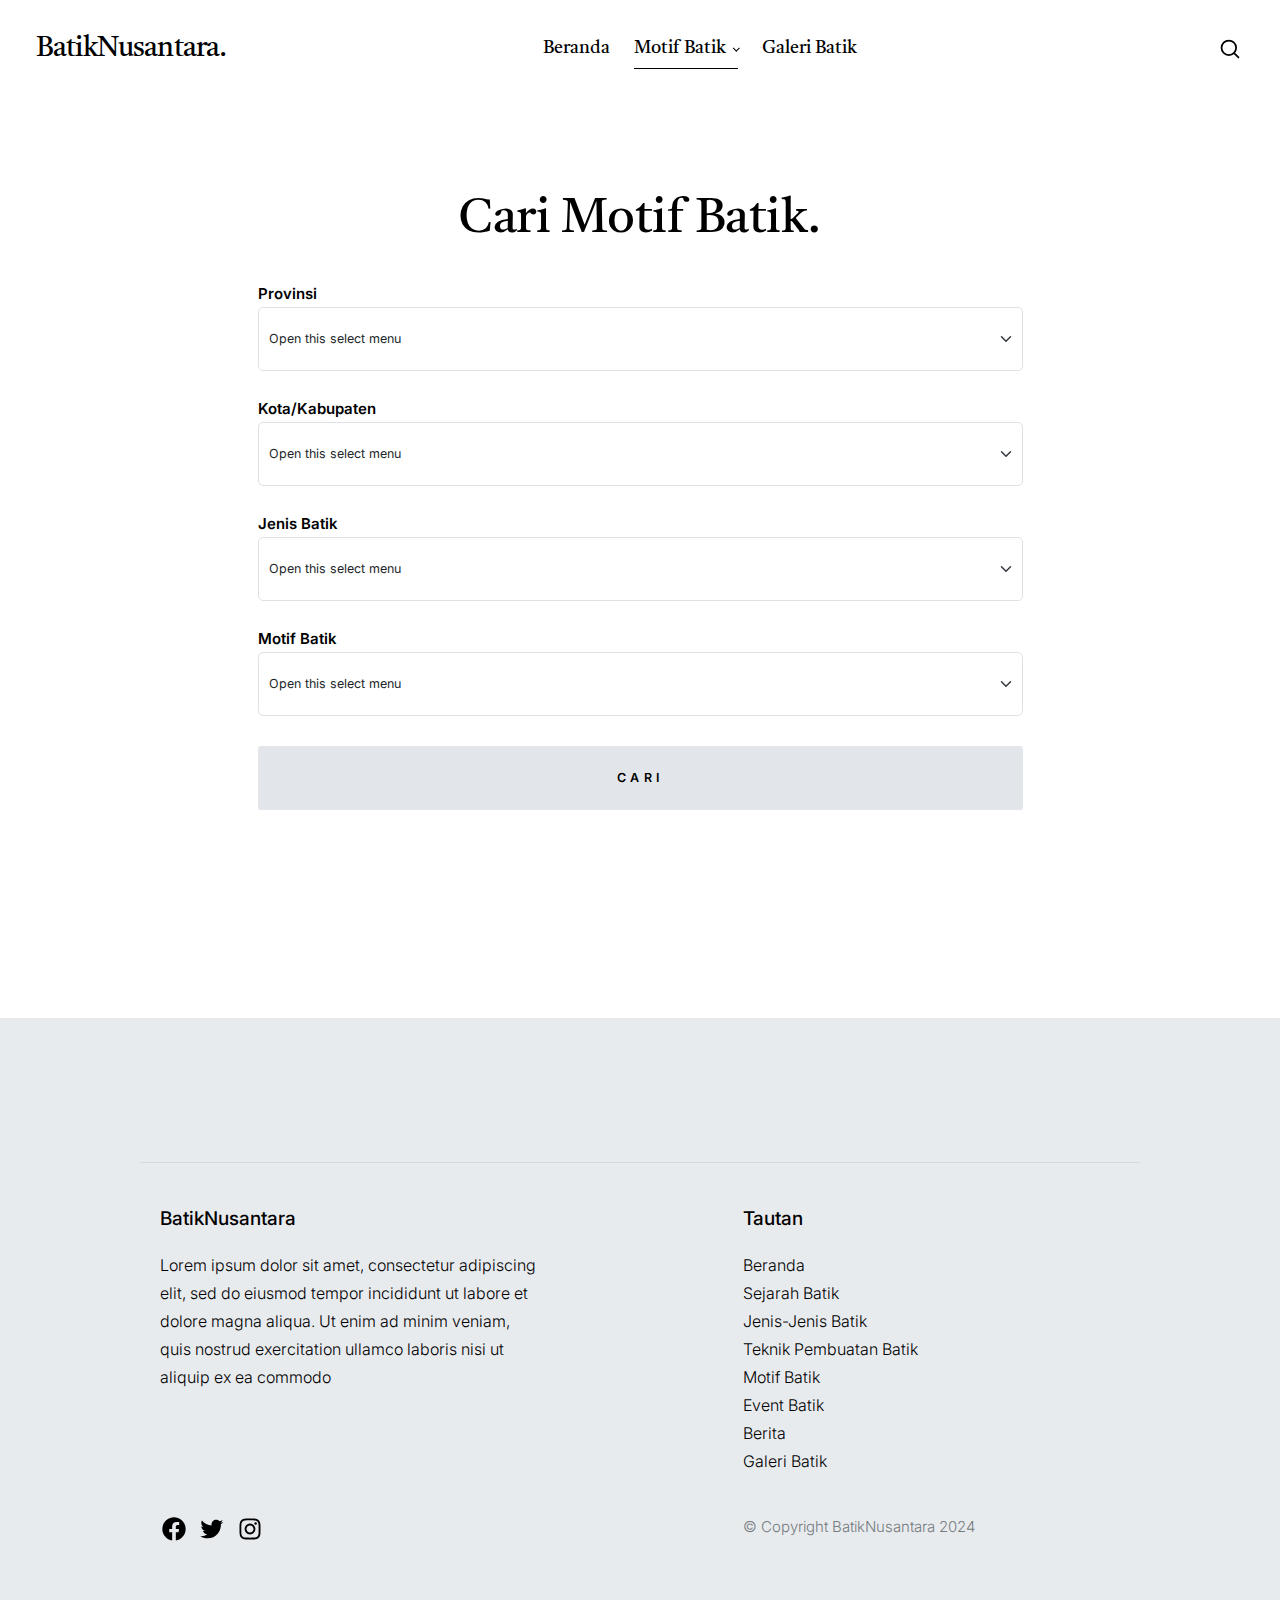
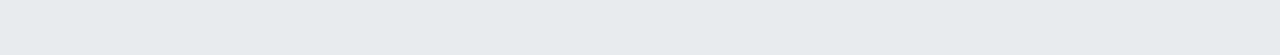
<file: batikNusantara/motif-batik.html>
<!DOCTYPE html>
<html lang="en" class="no-js">

<head>

    <!--- basic page needs
    ================================================== -->
    <meta charset="utf-8">
    <meta name="viewport" content="width=device-width, initial-scale=1">
    <title>About - BatikNusantara</title>

    <script>
        document.documentElement.classList.remove('no-js');
        document.documentElement.classList.add('js');
    </script>


    <!-- Bootstrap -->
    <link href="https://cdn.jsdelivr.net/npm/bootstrap@5.3.3/dist/css/bootstrap.min.css" rel="stylesheet"
        integrity="sha384-QWTKZyjpPEjISv5WaRU9OFeRpok6YctnYmDr5pNlyT2bRjXh0JMhjY6hW+ALEwIH" crossorigin="anonymous">


    <!-- CSS
    ================================================== -->
    <link rel="stylesheet" href="css/vendor.css">
    <link rel="stylesheet" href="css/styles.css">


    <!-- favicons
    ================================================== -->
    <link rel="apple-touch-icon" sizes="180x180" href="apple-touch-icon.png">
    <link rel="icon" type="image/png" sizes="32x32" href="favicon-32x32.png">
    <link rel="icon" type="image/png" sizes="16x16" href="favicon-16x16.png">
    <link rel="manifest" href="site.webmanifest">

</head>

<body id="top">


    <!-- preloader
    ================================================== -->
    <div id="preloader">
        <div id="loader" class="dots-fade">
            <div></div>
            <div></div>
            <div></div>
        </div>
    </div>


    <!-- page wrap
    ================================================== -->
    <div id="page" class="s-pagewrap">


        <!-- # site header 
        ================================================== -->
        <header id="masthead" class="s-header">

            <div class="s-header__branding">
                <p class="site-title">
                    <a href="index.html" rel="home">BatikNusantara.</a>
                </p>
            </div>

            <div class="row s-header__navigation">

                <nav class="s-header__nav-wrap">

                    <h3 class="s-header__nav-heading">Navigate to</h3>

                    <ul class="s-header__nav">
                        <li><a href="index.html" title="">Beranda</a></li>
                        <li class="has-children current-menu-item">
                            <a href="#0" title="" class="">Motif Batik</a>
                            <ul class="sub-menu">
                                <li><a href="single-standard.html">Sejarah Batik</a></li>
                                <!-- Sejarah Batik: Menyajikan informasi tentang asal-usul batik, perkembangannya dari masa ke masa, dan peran budaya serta tradisi dalam pembuatan batik. -->
                                <li><a href="single-standard.html">Jenis-Jenis Batik</a></li>
                                <!-- Jenis-jenis Batik: Memperkenalkan berbagai jenis batik dari berbagai daerah di Indonesia maupun dari negara lain yang memiliki tradisi batik, serta perbedaan dan karakteristik masing-masing. -->
                                <li><a href="single-standard.html">Teknik Pembuatan Batik</a></li>
                                <!-- Teknik Pembuatan Batik: Mendetailkan proses pembuatan batik secara tradisional maupun modern, termasuk teknik pewarnaan, penggunaan alat, dan bahan-bahan yang digunakan. -->
                                <li><a href="event-batik.html">Event Batik</a></li>
                                <!-- Event dan Komunitas Batik: Informasi tentang acara-acara terkait batik seperti pameran, workshop, dan festival, serta menghubungkan penggemar batik dengan komunitas-komunitas batik di berbagai tempat. -->
                                <li><a href="berita.html">Berita</a></li>
                                <!-- Berita dan Artikel Terkini: Menyajikan berita dan artikel terbaru seputar dunia batik, termasuk perkembangan industri, kolaborasi seniman, dan peristiwa terkait batik di dalam dan luar negeri. -->
                            </ul>
                        </li>
                        <li><a href="galeri-batik.html" title="">Galeri Batik</a></li>
                        <!-- Galeri Batik adalah tempat di mana Anda dapat menampilkan koleksi gambar-gambar batik secara visual. Ini bisa menjadi galeri foto atau gambar-gambar yang menampilkan berbagai jenis batik, motif-motif yang beragam, serta contoh-contoh batik yang unik dan menarik. Galeri Batik ini dapat menjadi sarana untuk menginspirasi pengunjung dengan keindahan dan keragaman batik.

                        Sementara itu, submenu seperti "Jenis-jenis Batik" atau "Seni dan Desain Batik" cenderung lebih fokus pada penjelasan dan informasi tertulis tentang jenis-jenis batik, motif-motif yang ada, atau tren desain batik. Ini mungkin termasuk deskripsi tekstual, sejarah, atau konteks budaya di balik berbagai jenis batik dan motif.

                        Jadi, sementara Galeri Batik menampilkan batik dalam bentuk gambar-gambar, submenu yang lain memberikan informasi lebih mendalam dan kontekstual tentang berbagai aspek batik, seperti sejarah, teknik pembuatan, jenis-jenis, dan desain. -->
                    </ul> <!-- end s-header__nav -->

                </nav> <!-- end s-header__nav-wrap -->

            </div> <!-- end s-header__navigation -->

            <div class="s-header__search">

                <div class="s-header__search-inner">
                    <div class="row">

                        <form role="search" method="get" class="s-header__search-form" action="#">
                            <label>
                                <span class="u-screen-reader-text">Search for:</span>
                                <input type="search" class="s-header__search-field" placeholder="Search for..." value=""
                                    name="s" title="Search for:" autocomplete="off">
                            </label>
                            <input type="submit" class="s-header__search-submit" value="Search">
                        </form>

                        <a href="#0" title="Close Search" class="s-header__search-close">Close</a>

                    </div> <!-- end row -->
                </div> <!-- s-header__search-inner -->

            </div> <!-- end s-header__search -->

            <a class="s-header__menu-toggle" href="#0"><span>Menu</span></a>
            <a class="s-header__search-trigger" href="#">
                <svg width="24" height="24" fill="none" viewBox="0 0 24 24">
                    <path stroke="currentColor" stroke-linecap="round" stroke-linejoin="round" stroke-width="1.5"
                        d="M19.25 19.25L15.5 15.5M4.75 11C4.75 7.54822 7.54822 4.75 11 4.75C14.4518 4.75 17.25 7.54822 17.25 11C17.25 14.4518 14.4518 17.25 11 17.25C7.54822 17.25 4.75 14.4518 4.75 11Z">
                    </path>
                </svg>
            </a>

        </header> <!-- end s-header -->


        <!-- # site-content
        ================================================== -->
        <div id="content" class="s-content s-content--page">

            <div class="row entry-wrap">
                <div class="column lg-12">

                    <article class="entry">

                        <header class="entry__header entry__header--narrow">

                            <h1 class="entry__title">
                                Cari Motif Batik.
                            </h1>

                        </header>

                        <!-- Cari -->
                        <div class="row">
                            <div class="col-md-9 mx-auto">
                                <form action="">

                                    <div class="mb-5">
                                        <label for="" class="form-label">Provinsi</label>
                                        <select class="form-select form-select-lg mb-3"
                                            aria-label="Large select example">
                                            <option selected>Open this select menu</option>
                                            <option value="1">One</option>
                                            <option value="2">Two</option>
                                            <option value="3">Three</option>
                                        </select>
                                    </div>

                                    <div class="mb-5">
                                        <label for="" class="form-label">Kota/Kabupaten</label>
                                        <select class="form-select form-select-lg mb-3"
                                            aria-label="Large select example">
                                            <option selected>Open this select menu</option>
                                            <option value="1">One</option>
                                            <option value="2">Two</option>
                                            <option value="3">Three</option>
                                        </select>
                                    </div>

                                    <div class="mb-5">
                                        <label for="" class="form-label">Jenis Batik</label>
                                        <select class="form-select form-select-lg mb-3"
                                            aria-label="Large select example">
                                            <option selected>Open this select menu</option>
                                            <option value="1">One</option>
                                            <option value="2">Two</option>
                                            <option value="3">Three</option>
                                        </select>
                                    </div>

                                    <div class="mb-5">
                                        <label for="" class="form-label">Motif Batik</label>
                                        <select class="form-select form-select-lg mb-3"
                                            aria-label="Large select example">
                                            <option selected>Open this select menu</option>
                                            <option value="1">One</option>
                                            <option value="2">Two</option>
                                            <option value="3">Three</option>
                                        </select>
                                    </div>

                                    <a href="single-standard.html" class="btn btn-primary w-100">Cari</a>

                                </form>
                            </div>
                        </div>

                    </article> <!-- end entry -->

                </div>
            </div> <!-- end entry-wrap -->

            </section> <!-- end s-content -->


            <!-- # site-footer
        ================================================== -->
            <footer id="colophon" class="s-footer">

                <div class="row s-footer__main">

                    <div class="column lg-5 md-6 tab-12 s-footer__about">
                        <h4>BatikNusantara</h4>

                        <p>
                            Lorem ipsum dolor sit amet, consectetur
                            adipiscing elit, sed do eiusmod tempor
                            incididunt ut labore et dolore magna aliqua.
                            Ut enim ad minim veniam, quis nostrud exercitation
                            ullamco laboris nisi ut aliquip ex ea commodo
                        </p>
                    </div> <!-- end s-footer__about -->

                    <div class="column lg-5 md-6 tab-12">
                        <div class="row">
                            <div class="column lg-12">
                                <h4>Tautan</h4>
                                <ul class="link-list">
                                    <li><a href="index.html">Beranda</a></li>
                                    <li><a href="single-standard.html">Sejarah Batik</a></li>
                                    <li><a href="single-standard.html">Jenis-Jenis Batik</a></li>
                                    <li><a href="single-standard.html">Teknik Pembuatan Batik</a></li>
                                    <li><a href="motif-batik.html">Motif Batik</a></li>
                                    <li><a href="event-batik.html">Event Batik</a></li>
                                    <li><a href="berita.html">Berita</a></li>
                                    <li><a href="galeri-batik.html">Galeri Batik</a></li>
                                </ul>
                            </div>
                        </div>
                    </div>

                </div> <!-- end s-footer__main -->

                <div class="row s-footer__bottom">

                    <div class="column lg-7 md-6 tab-12">
                        <ul class="s-footer__social">
                            <li>
                                <a href="#0">
                                    <svg xmlns="http://www.w3.org/2000/svg" width="24" height="24" viewBox="0 0 24 24"
                                        style="fill: rgba(0, 0, 0, 1);transform: ;msFilter:;">
                                        <path
                                            d="M12.001 2.002c-5.522 0-9.999 4.477-9.999 9.999 0 4.99 3.656 9.126 8.437 9.879v-6.988h-2.54v-2.891h2.54V9.798c0-2.508 1.493-3.891 3.776-3.891 1.094 0 2.24.195 2.24.195v2.459h-1.264c-1.24 0-1.628.772-1.628 1.563v1.875h2.771l-.443 2.891h-2.328v6.988C18.344 21.129 22 16.992 22 12.001c0-5.522-4.477-9.999-9.999-9.999z">
                                        </path>
                                    </svg>
                                    <span class="u-screen-reader-text">Facebook</span>
                                </a>
                            </li>
                            <li>
                                <a href="#0">
                                    <svg xmlns="http://www.w3.org/2000/svg" width="24" height="24" viewBox="0 0 24 24"
                                        style="fill:rgba(0, 0, 0, 1);transform:;-ms-filter:">
                                        <path
                                            d="M19.633,7.997c0.013,0.175,0.013,0.349,0.013,0.523c0,5.325-4.053,11.461-11.46,11.461c-2.282,0-4.402-0.661-6.186-1.809 c0.324,0.037,0.636,0.05,0.973,0.05c1.883,0,3.616-0.636,5.001-1.721c-1.771-0.037-3.255-1.197-3.767-2.793 c0.249,0.037,0.499,0.062,0.761,0.062c0.361,0,0.724-0.05,1.061-0.137c-1.847-0.374-3.23-1.995-3.23-3.953v-0.05 c0.537,0.299,1.16,0.486,1.82,0.511C3.534,9.419,2.823,8.184,2.823,6.787c0-0.748,0.199-1.434,0.548-2.032 c1.983,2.443,4.964,4.04,8.306,4.215c-0.062-0.3-0.1-0.611-0.1-0.923c0-2.22,1.796-4.028,4.028-4.028 c1.16,0,2.207,0.486,2.943,1.272c0.91-0.175,1.782-0.512,2.556-0.973c-0.299,0.935-0.936,1.721-1.771,2.22 c0.811-0.088,1.597-0.312,2.319-0.624C21.104,6.712,20.419,7.423,19.633,7.997z">
                                        </path>
                                    </svg>
                                    <span class="u-screen-reader-text">Twitter</span>
                                </a>
                            </li>
                            <li>
                                <a href="#0">
                                    <svg xmlns="http://www.w3.org/2000/svg" width="24" height="24" viewBox="0 0 24 24"
                                        style="fill:rgba(0, 0, 0, 1);transform:;-ms-filter:">
                                        <path
                                            d="M11.999,7.377c-2.554,0-4.623,2.07-4.623,4.623c0,2.554,2.069,4.624,4.623,4.624c2.552,0,4.623-2.07,4.623-4.624 C16.622,9.447,14.551,7.377,11.999,7.377L11.999,7.377z M11.999,15.004c-1.659,0-3.004-1.345-3.004-3.003 c0-1.659,1.345-3.003,3.004-3.003s3.002,1.344,3.002,3.003C15.001,13.659,13.658,15.004,11.999,15.004L11.999,15.004z">
                                        </path>
                                        <circle cx="16.806" cy="7.207" r="1.078"></circle>
                                        <path
                                            d="M20.533,6.111c-0.469-1.209-1.424-2.165-2.633-2.632c-0.699-0.263-1.438-0.404-2.186-0.42 c-0.963-0.042-1.268-0.054-3.71-0.054s-2.755,0-3.71,0.054C7.548,3.074,6.809,3.215,6.11,3.479C4.9,3.946,3.945,4.902,3.477,6.111 c-0.263,0.7-0.404,1.438-0.419,2.186c-0.043,0.962-0.056,1.267-0.056,3.71c0,2.442,0,2.753,0.056,3.71 c0.015,0.748,0.156,1.486,0.419,2.187c0.469,1.208,1.424,2.164,2.634,2.632c0.696,0.272,1.435,0.426,2.185,0.45 c0.963,0.042,1.268,0.055,3.71,0.055s2.755,0,3.71-0.055c0.747-0.015,1.486-0.157,2.186-0.419c1.209-0.469,2.164-1.424,2.633-2.633 c0.263-0.7,0.404-1.438,0.419-2.186c0.043-0.962,0.056-1.267,0.056-3.71s0-2.753-0.056-3.71C20.941,7.57,20.801,6.819,20.533,6.111z M19.315,15.643c-0.007,0.576-0.111,1.147-0.311,1.688c-0.305,0.787-0.926,1.409-1.712,1.711c-0.535,0.199-1.099,0.303-1.67,0.311 c-0.95,0.044-1.218,0.055-3.654,0.055c-2.438,0-2.687,0-3.655-0.055c-0.569-0.007-1.135-0.112-1.669-0.311 c-0.789-0.301-1.414-0.923-1.719-1.711c-0.196-0.534-0.302-1.099-0.311-1.669c-0.043-0.95-0.053-1.218-0.053-3.654 c0-2.437,0-2.686,0.053-3.655c0.007-0.576,0.111-1.146,0.311-1.687c0.305-0.789,0.93-1.41,1.719-1.712 c0.534-0.198,1.1-0.303,1.669-0.311c0.951-0.043,1.218-0.055,3.655-0.055c2.437,0,2.687,0,3.654,0.055 c0.571,0.007,1.135,0.112,1.67,0.311c0.786,0.303,1.407,0.925,1.712,1.712c0.196,0.534,0.302,1.099,0.311,1.669 c0.043,0.951,0.054,1.218,0.054,3.655c0,2.436,0,2.698-0.043,3.654H19.315z">
                                        </path>
                                    </svg>
                                    <span class="u-screen-reader-text">Instagram</span>
                                </a>
                            </li>

                        </ul>
                    </div>
                    <div class="column lg-5 md-6 tab-12">
                        <div class="ss-copyright">
                            <span>© Copyright BatikNusantara 2024</span>
                        </div>
                    </div>

                </div> <!-- end s-footer__bottom -->

                <div class="ss-go-top">
                    <a class="smoothscroll" title="Back to Top" href="#top">
                        <svg width="24" height="24" fill="none" viewBox="0 0 24 24">
                            <path stroke="currentColor" stroke-linecap="round" stroke-linejoin="round"
                                stroke-width="1.5" d="M17.25 10.25L12 4.75L6.75 10.25" />
                            <path stroke="currentColor" stroke-linecap="round" stroke-linejoin="round"
                                stroke-width="1.5" d="M12 19.25V5.75" />
                        </svg>
                    </a>
                </div> <!-- end ss-go-top -->

            </footer><!-- end s-footer -->


            <!-- Java Script
    ================================================== -->
            <script src="https://cdn.jsdelivr.net/npm/bootstrap@5.3.3/dist/js/bootstrap.bundle.min.js"
                integrity="sha384-YvpcrYf0tY3lHB60NNkmXc5s9fDVZLESaAA55NDzOxhy9GkcIdslK1eN7N6jIeHz"
                crossorigin="anonymous"></script>
            <script src="js/plugins.js"></script>
            <script src="js/main.js"></script>

</body>

</html>
</file>
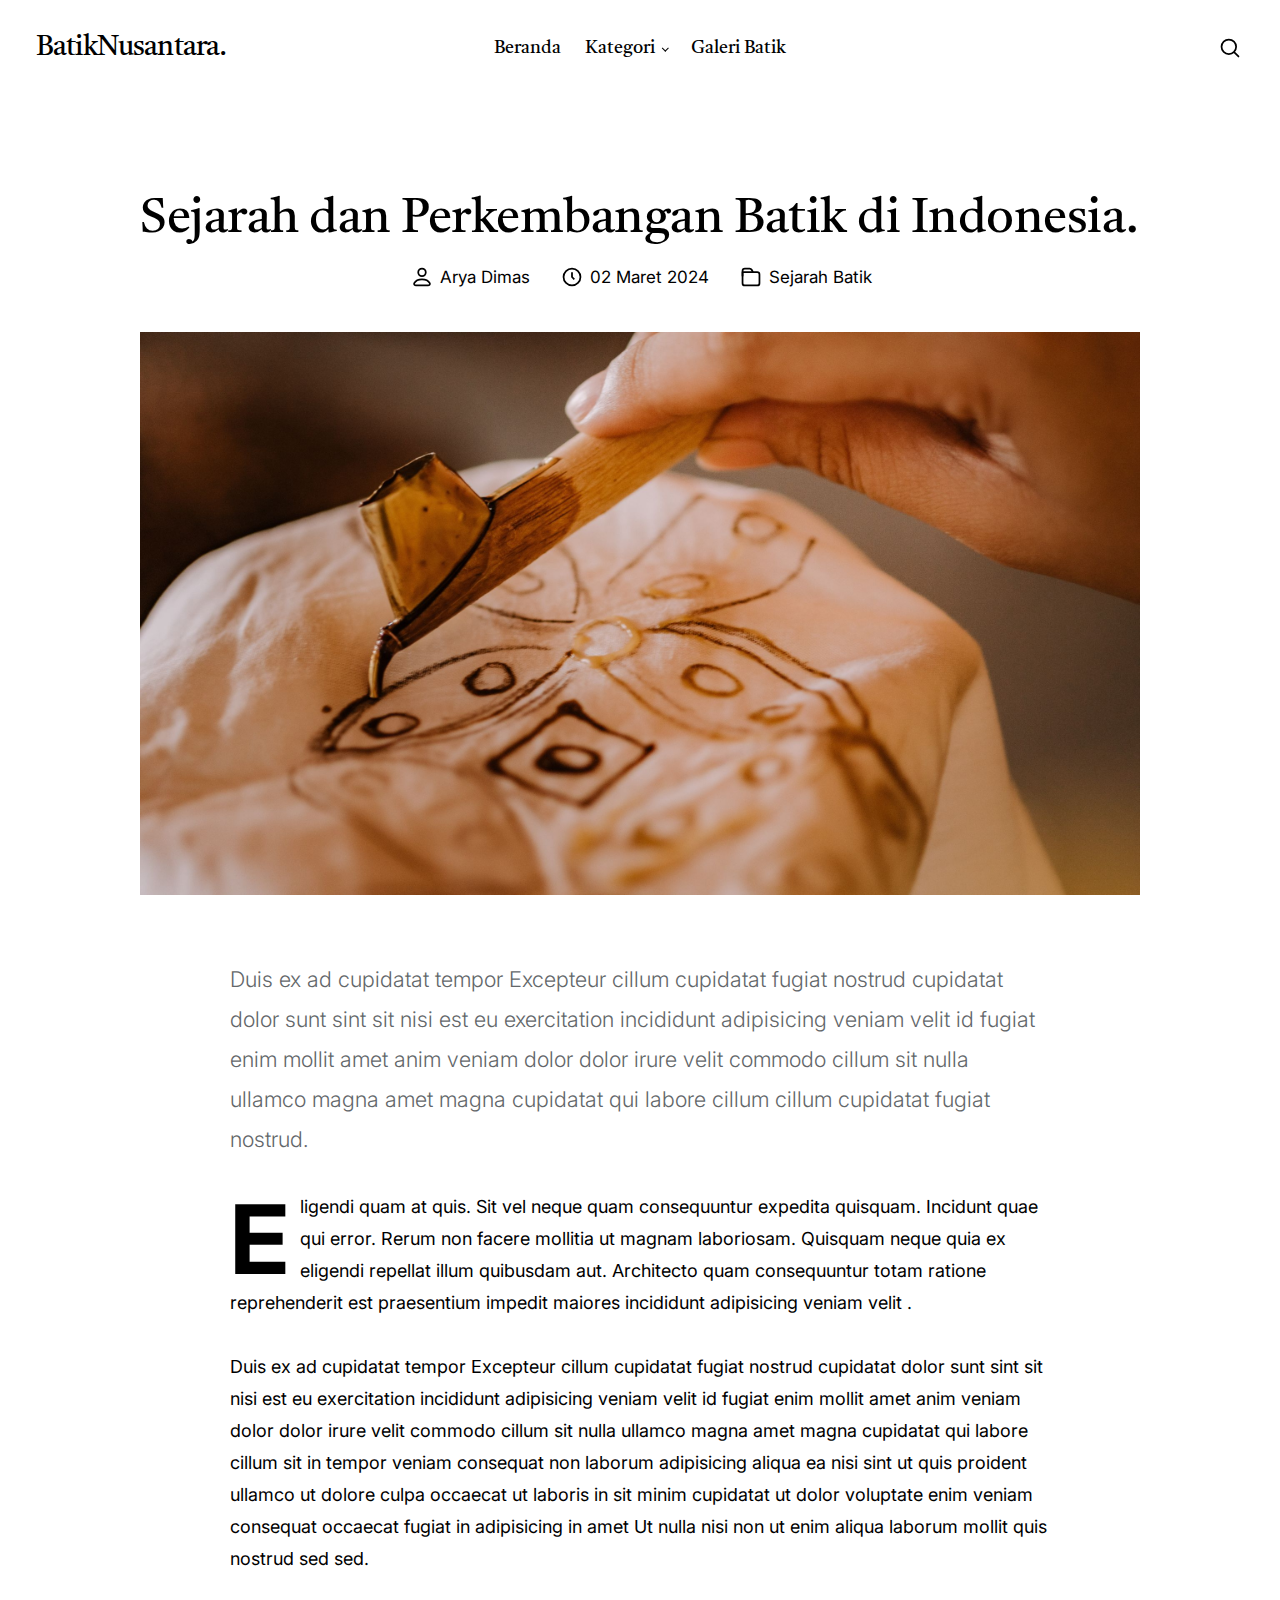
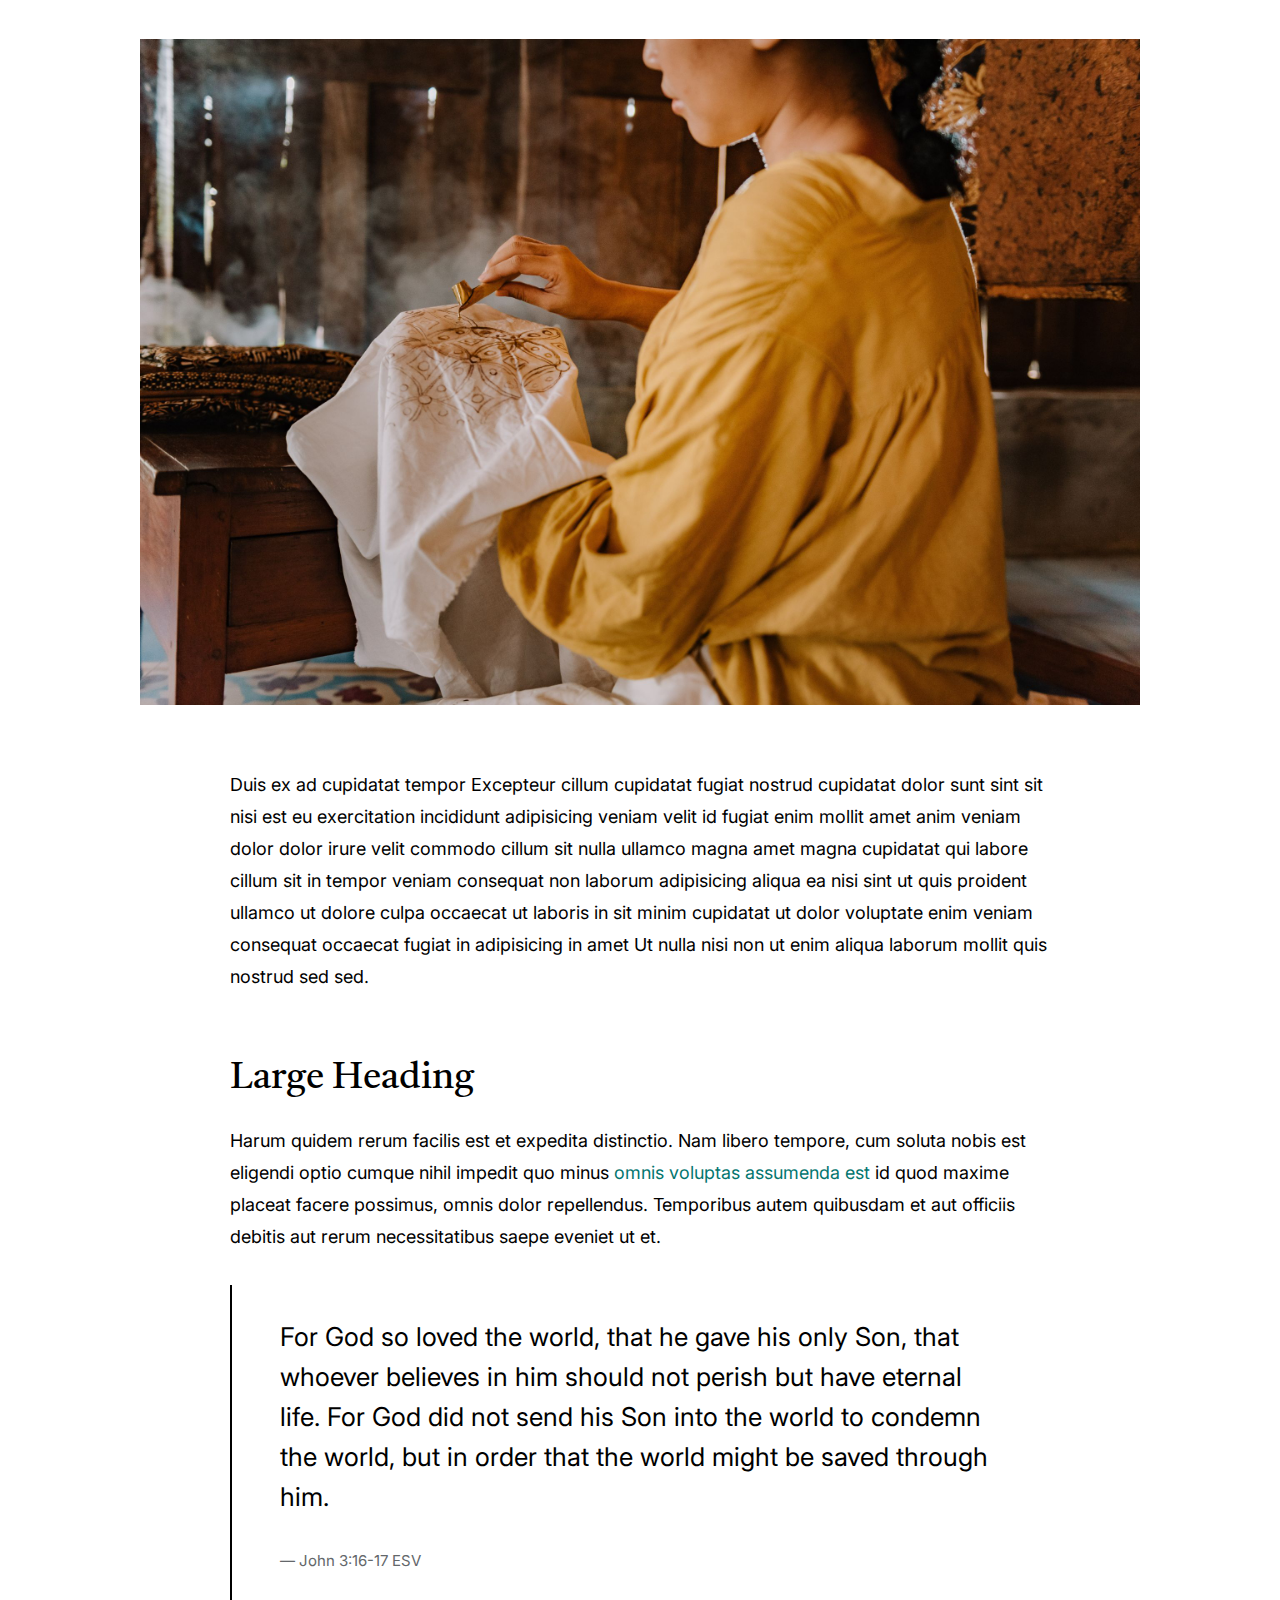
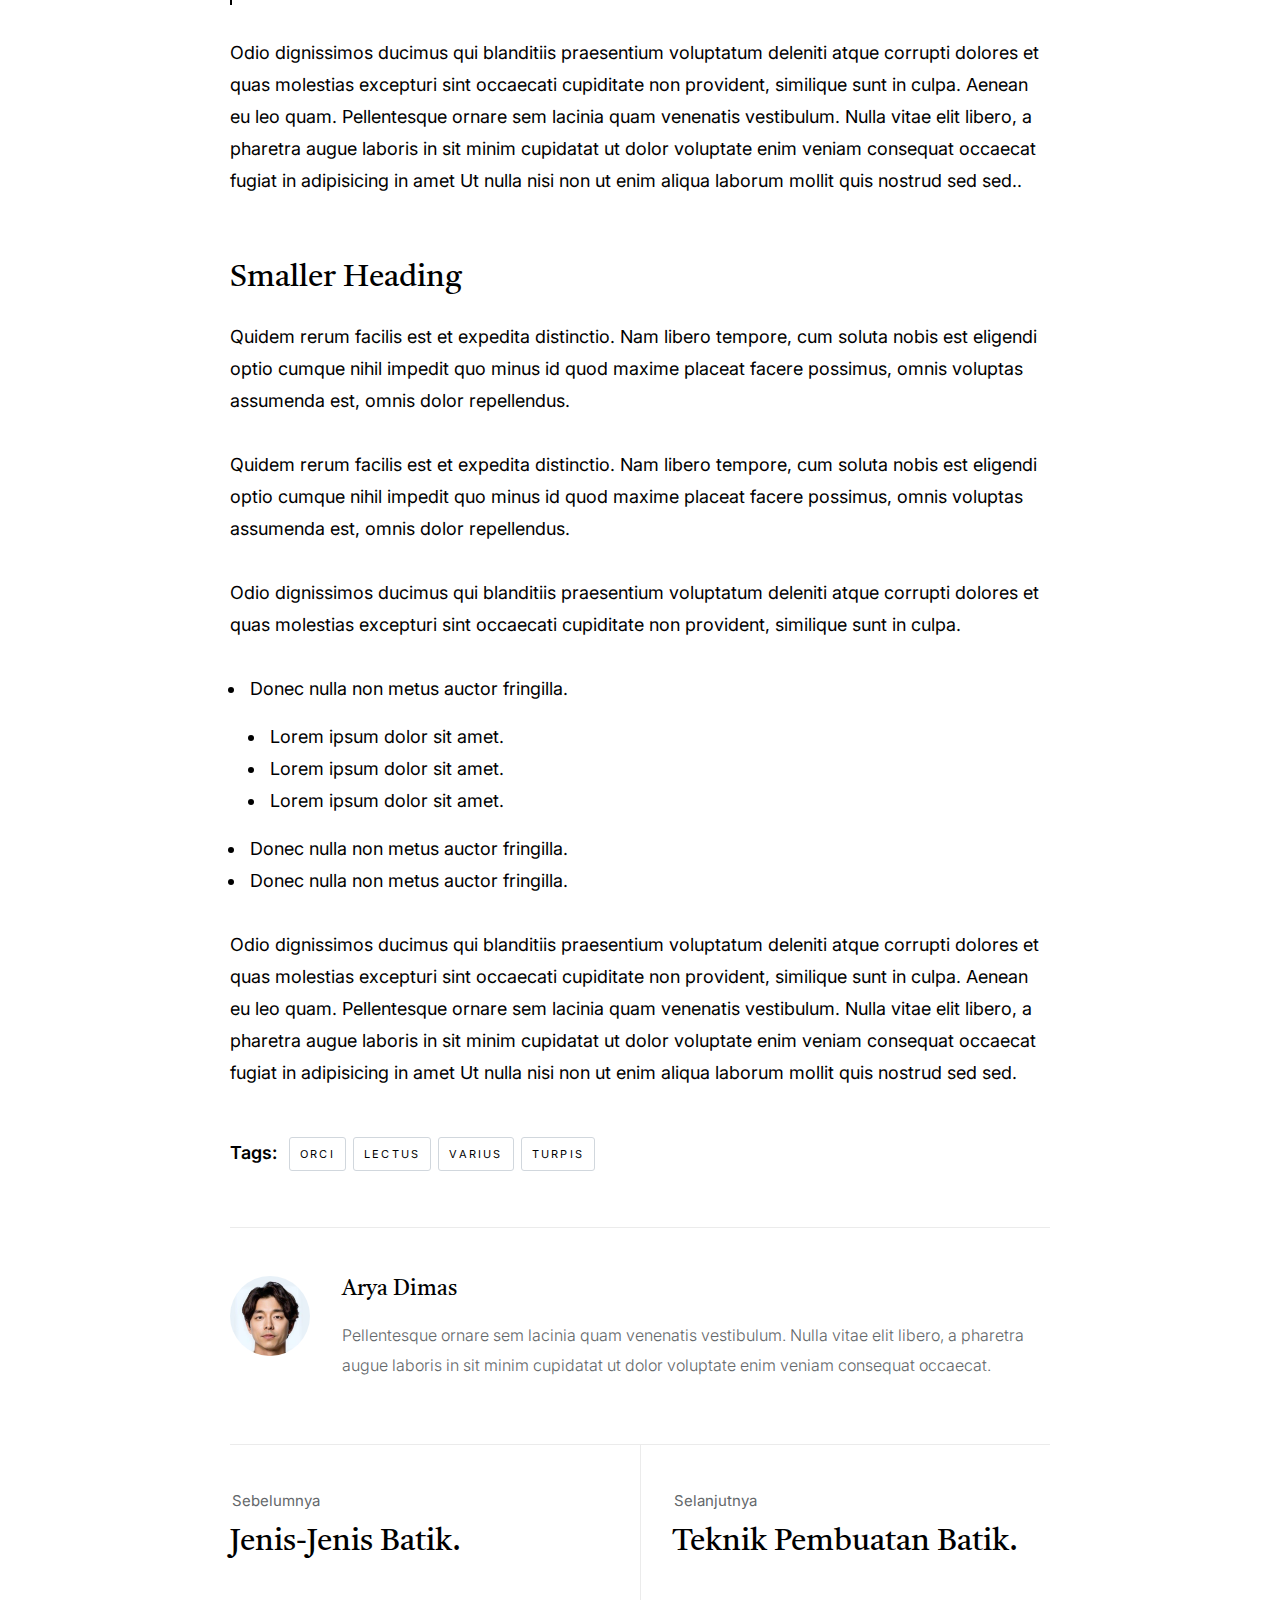
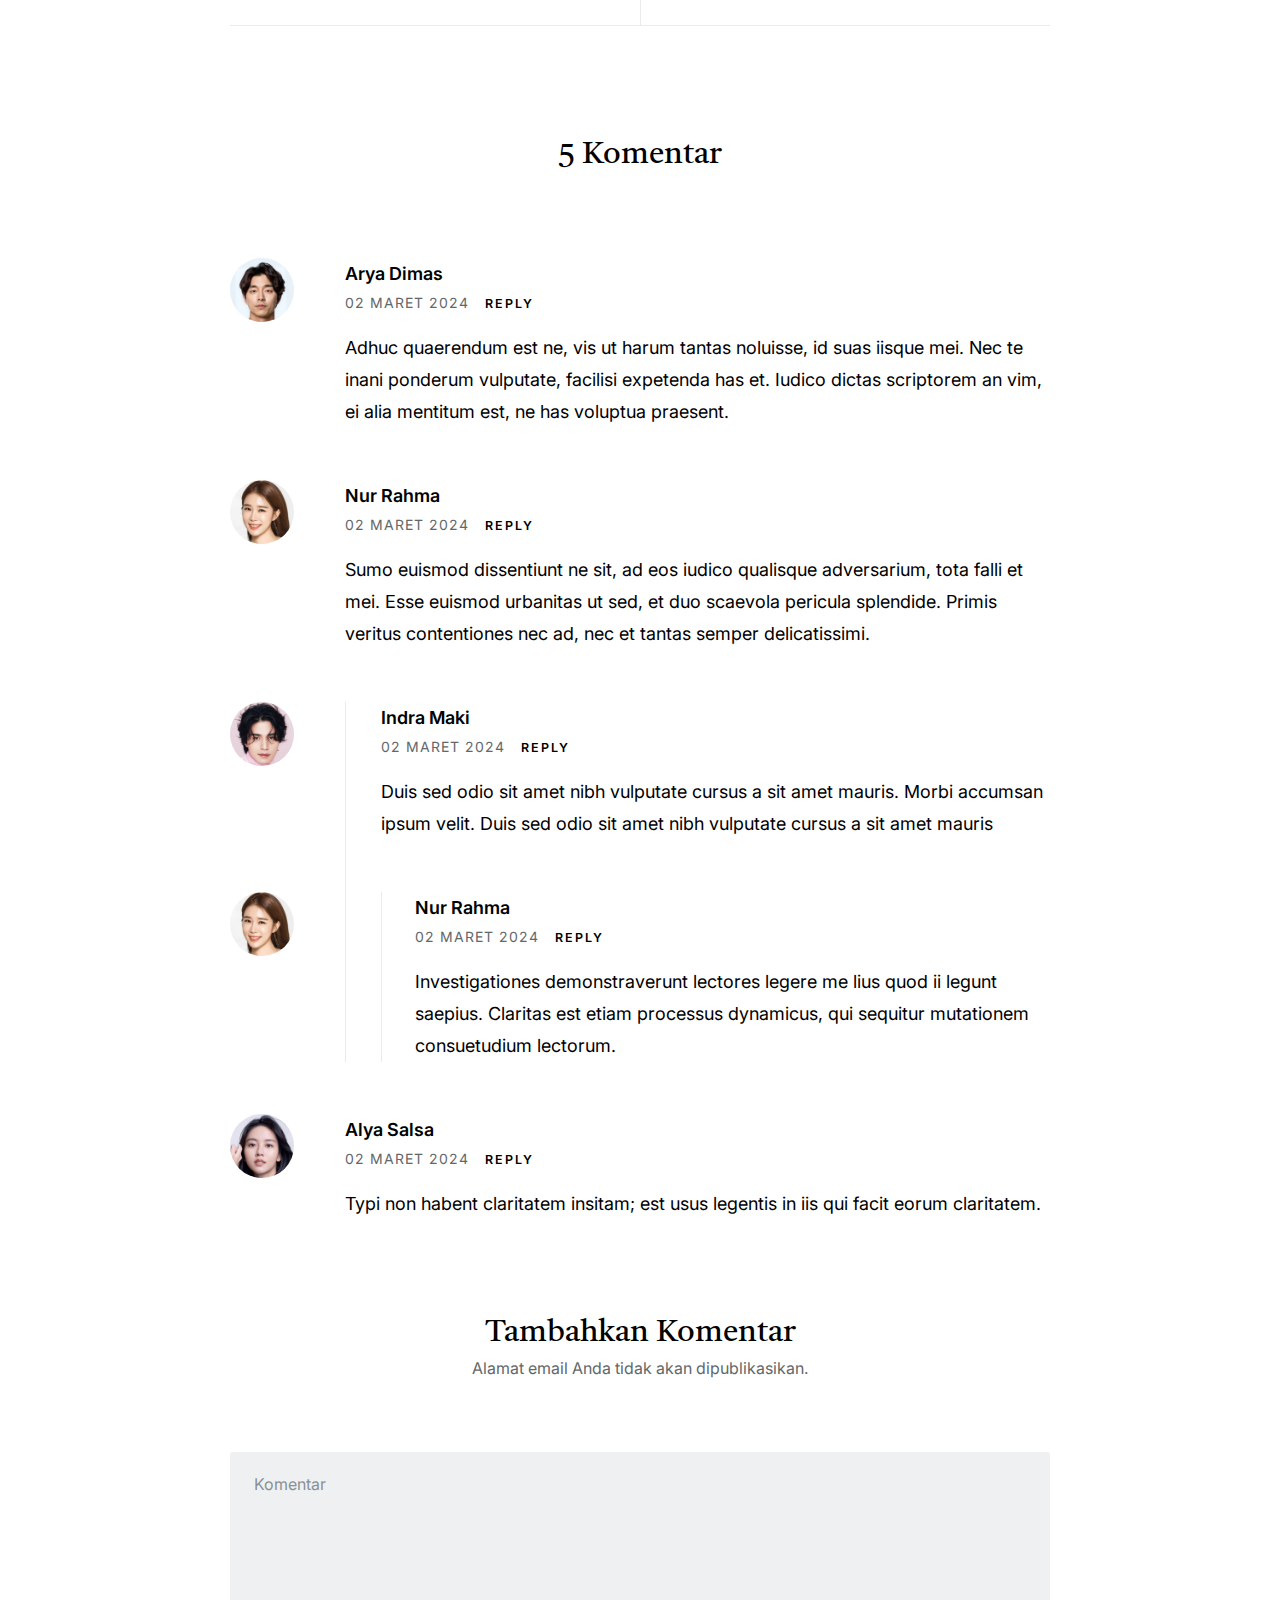
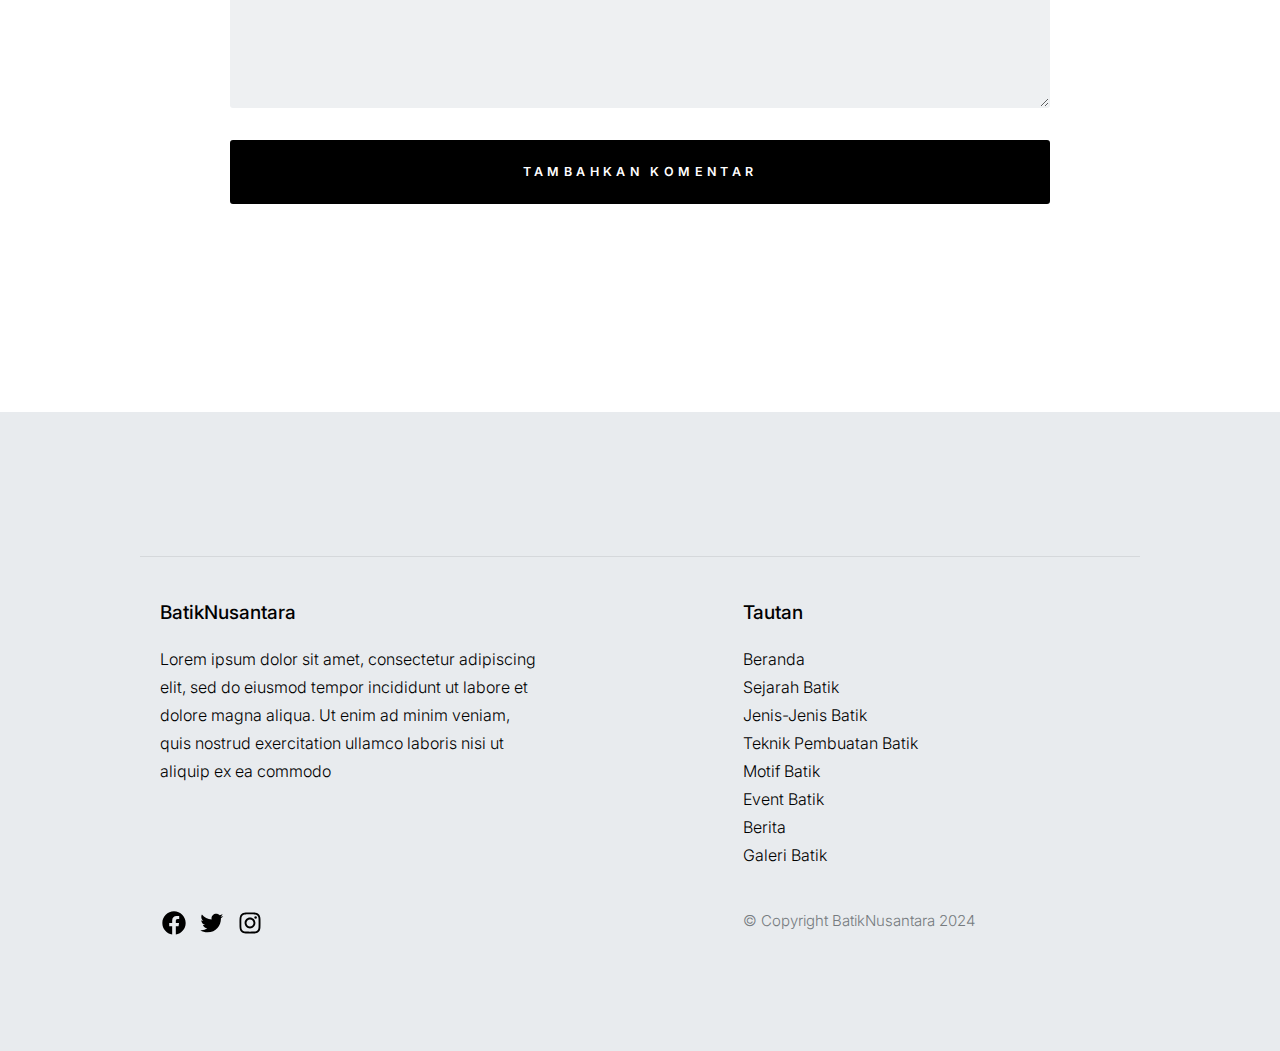
<file: batikNusantara/single-standard.html>
<!DOCTYPE html>
<html lang="en" class="no-js">

<head>

    <!--- basic page needs
    ================================================== -->
    <meta charset="utf-8">
    <meta name="viewport" content="width=device-width, initial-scale=1">
    <title>Standard2 Post - BatikNusantara</title>

    <script>
        document.documentElement.classList.remove('no-js');
        document.documentElement.classList.add('js');
    </script>

    <!-- CSS
    ================================================== -->
    <link rel="stylesheet" href="css/vendor.css">
    <link rel="stylesheet" href="css/styles.css">

    <!-- favicons
    ================================================== -->
    <link rel="apple-touch-icon" sizes="180x180" href="apple-touch-icon.png">
    <link rel="icon" type="image/png" sizes="32x32" href="favicon-32x32.png">
    <link rel="icon" type="image/png" sizes="16x16" href="favicon-16x16.png">
    <link rel="manifest" href="site.webmanifest">

</head>

<body id="top">


    <!-- preloader
    ================================================== -->
    <div id="preloader">
        <div id="loader" class="dots-fade">
            <div></div>
            <div></div>
            <div></div>
        </div>
    </div>


    <!-- page wrap
    ================================================== -->
    <div id="page" class="s-pagewrap">


        <!-- # site header 
        ================================================== -->
        <header id="masthead" class="s-header">

            <div class="s-header__branding">
                <p class="site-title">
                    <a href="index.html" rel="home">BatikNusantara.</a>
                </p>
            </div>

            <div class="row s-header__navigation">

                <nav class="s-header__nav-wrap">

                    <h3 class="s-header__nav-heading">Navigate to</h3>

                    <ul class="s-header__nav">
                        <li><a href="index.html" title="">Beranda</a></li>
                        <li class="has-children">
                            <a href="#0" title="" class="">Kategori</a>
                            <ul class="sub-menu">
                                <li><a href="single-standard.html">Sejarah Batik</a></li>
                                <!-- Sejarah Batik: Menyajikan informasi tentang asal-usul batik, perkembangannya dari masa ke masa, dan peran budaya serta tradisi dalam pembuatan batik. -->
                                <li><a href="single-standard.html">Jenis-Jenis Batik</a></li>
                                <!-- Jenis-jenis Batik: Memperkenalkan berbagai jenis batik dari berbagai daerah di Indonesia maupun dari negara lain yang memiliki tradisi batik, serta perbedaan dan karakteristik masing-masing. -->
                                <li><a href="single-standard.html">Teknik Pembuatan Batik</a></li>
                                <!-- Teknik Pembuatan Batik: Mendetailkan proses pembuatan batik secara tradisional maupun modern, termasuk teknik pewarnaan, penggunaan alat, dan bahan-bahan yang digunakan. -->
                                <li><a href="motif-batik.html">Motif Batik</a></li>
                                <!-- Motif Batik: Menyajikan beragam motif batik beserta maknanya, baik yang memiliki makna filosofis, simbolis, maupun motif-motif yang bersifat dekoratif. -->
                                <li><a href="event-batik.html">Event Batik</a></li>
                                <!-- Event dan Komunitas Batik: Informasi tentang acara-acara terkait batik seperti pameran, workshop, dan festival, serta menghubungkan penggemar batik dengan komunitas-komunitas batik di berbagai tempat. -->
                                <li><a href="berita.html">Berita</a></li>
                                <!-- Berita dan Artikel Terkini: Menyajikan berita dan artikel terbaru seputar dunia batik, termasuk perkembangan industri, kolaborasi seniman, dan peristiwa terkait batik di dalam dan luar negeri. -->
                            </ul>
                        </li>
                        <li><a href="galeri-batik.html" title="">Galeri Batik</a></li>
                        <!-- Galeri Batik adalah tempat di mana Anda dapat menampilkan koleksi gambar-gambar batik secara visual. Ini bisa menjadi galeri foto atau gambar-gambar yang menampilkan berbagai jenis batik, motif-motif yang beragam, serta contoh-contoh batik yang unik dan menarik. Galeri Batik ini dapat menjadi sarana untuk menginspirasi pengunjung dengan keindahan dan keragaman batik.

                        Sementara itu, submenu seperti "Jenis-jenis Batik" atau "Seni dan Desain Batik" cenderung lebih fokus pada penjelasan dan informasi tertulis tentang jenis-jenis batik, motif-motif yang ada, atau tren desain batik. Ini mungkin termasuk deskripsi tekstual, sejarah, atau konteks budaya di balik berbagai jenis batik dan motif.

                        Jadi, sementara Galeri Batik menampilkan batik dalam bentuk gambar-gambar, submenu yang lain memberikan informasi lebih mendalam dan kontekstual tentang berbagai aspek batik, seperti sejarah, teknik pembuatan, jenis-jenis, dan desain. -->
                    </ul> <!-- end s-header__nav -->

                </nav> <!-- end s-header__nav-wrap -->

            </div> <!-- end s-header__navigation -->

            <div class="s-header__search">

                <div class="s-header__search-inner">
                    <div class="row">

                        <form role="search" method="get" class="s-header__search-form" action="#">
                            <label>
                                <span class="u-screen-reader-text">Search for:</span>
                                <input type="search" class="s-header__search-field" placeholder="Search for..." value=""
                                    name="s" title="Search for:" autocomplete="off">
                            </label>
                            <input type="submit" class="s-header__search-submit" value="Search">
                        </form>

                        <a href="#0" title="Close Search" class="s-header__search-close">Close</a>

                    </div> <!-- end row -->
                </div> <!-- s-header__search-inner -->

            </div> <!-- end s-header__search -->

            <a class="s-header__menu-toggle" href="#0"><span>Menu</span></a>
            <a class="s-header__search-trigger" href="#">
                <svg width="24" height="24" fill="none" viewBox="0 0 24 24">
                    <path stroke="currentColor" stroke-linecap="round" stroke-linejoin="round" stroke-width="1.5"
                        d="M19.25 19.25L15.5 15.5M4.75 11C4.75 7.54822 7.54822 4.75 11 4.75C14.4518 4.75 17.25 7.54822 17.25 11C17.25 14.4518 14.4518 17.25 11 17.25C7.54822 17.25 4.75 14.4518 4.75 11Z">
                    </path>
                </svg>
            </a>

        </header> <!-- end s-header -->


        <!-- # site-content
        ================================================== -->
        <div id="content" class="s-content s-content--blog">

            <div class="row entry-wrap">
                <div class="column lg-12">

                    <article class="entry format-standard2">

                        <header class="entry__header">

                            <h1 class="entry__title">
                                Sejarah dan Perkembangan Batik di Indonesia.
                            </h1>

                            <div class="entry__meta">
                                <div class="entry__meta-author">
                                    <svg width="24" height="24" fill="none" viewBox="0 0 24 24">
                                        <circle cx="12" cy="8" r="3.25" stroke="currentColor" stroke-linecap="round"
                                            stroke-linejoin="round" stroke-width="1.5"></circle>
                                        <path stroke="currentColor" stroke-linecap="round" stroke-linejoin="round"
                                            stroke-width="1.5"
                                            d="M6.8475 19.25H17.1525C18.2944 19.25 19.174 18.2681 18.6408 17.2584C17.8563 15.7731 16.068 14 12 14C7.93201 14 6.14367 15.7731 5.35924 17.2584C4.82597 18.2681 5.70558 19.25 6.8475 19.25Z">
                                        </path>
                                    </svg>
                                    <a href="#">Arya Dimas</a>
                                </div>
                                <div class="entry__meta-date">
                                    <svg width="24" height="24" fill="none" viewBox="0 0 24 24">
                                        <circle cx="12" cy="12" r="7.25" stroke="currentColor" stroke-width="1.5">
                                        </circle>
                                        <path stroke="currentColor" stroke-width="1.5" d="M12 8V12L14 14"></path>
                                    </svg>
                                    02 Maret 2024
                                </div>
                                <div class="entry__meta-cat">
                                    <svg width="24" height="24" fill="none" viewBox="0 0 24 24">
                                        <path stroke="currentColor" stroke-linecap="round" stroke-linejoin="round"
                                            stroke-width="1.5"
                                            d="M19.25 17.25V9.75C19.25 8.64543 18.3546 7.75 17.25 7.75H4.75V17.25C4.75 18.3546 5.64543 19.25 6.75 19.25H17.25C18.3546 19.25 19.25 18.3546 19.25 17.25Z">
                                        </path>
                                        <path stroke="currentColor" stroke-linecap="round" stroke-linejoin="round"
                                            stroke-width="1.5"
                                            d="M13.5 7.5L12.5685 5.7923C12.2181 5.14977 11.5446 4.75 10.8127 4.75H6.75C5.64543 4.75 4.75 5.64543 4.75 6.75V11">
                                        </path>
                                    </svg>

                                    <span class="cat-links">
                                        <a href="#0">Sejarah Batik</a>
                                    </span>
                                </div>
                            </div>
                        </header>

                        <div class="entry__media">
                            <figure class="featured-image">
                                <img src="images/thumbs/single/standard2-1200.jpg" srcset="images/thumbs/single/standard2-2400.jpg 2400w, 
                                              images/thumbs/single/standard2-1200.jpg 1200w, 
                                              images/thumbs/single/standard2-600.jpg 600w"
                                    sizes="(max-width: 2400px) 100vw, 2400px" alt="">
                            </figure>
                        </div>

                        <div class="content-primary">

                            <div class="entry__content">
                                <p class="lead">
                                    Duis ex ad cupidatat tempor Excepteur cillum cupidatat fugiat nostrud cupidatat
                                    dolor
                                    sunt sint sit nisi est eu exercitation incididunt adipisicing veniam velit id fugiat
                                    enim mollit amet anim veniam dolor dolor irure velit commodo cillum sit nulla
                                    ullamco
                                    magna amet magna cupidatat qui labore cillum cillum cupidatat fugiat nostrud. </p>

                                <p class="drop-cap">
                                    Eligendi quam at quis. Sit vel neque quam consequuntur expedita quisquam. Incidunt
                                    quae
                                    qui error. Rerum non facere mollitia ut magnam laboriosam. Quisquam neque quia ex
                                    eligendi
                                    repellat illum quibusdam aut. Architecto quam consequuntur totam ratione
                                    reprehenderit est
                                    praesentium impedit maiores incididunt adipisicing veniam velit .
                                </p>

                                <p>
                                    Duis ex ad cupidatat tempor Excepteur cillum cupidatat fugiat nostrud cupidatat
                                    dolor
                                    sunt sint sit nisi est eu exercitation incididunt adipisicing veniam velit id fugiat
                                    enim mollit amet anim veniam dolor dolor irure velit commodo cillum sit nulla
                                    ullamco
                                    magna amet magna cupidatat qui labore cillum sit in tempor veniam consequat non
                                    laborum
                                    adipisicing aliqua ea nisi sint ut quis proident ullamco ut dolore culpa occaecat ut
                                    laboris in sit minim cupidatat ut dolor voluptate enim veniam consequat occaecat
                                    fugiat
                                    in adipisicing in amet Ut nulla nisi non ut enim aliqua laborum mollit quis nostrud
                                    sed sed.
                                </p>

                                <figure class="alignwide">
                                    <img src="images/sample2-1200.jpg" srcset="images/sample2-2400.jpg 2400w, 
                                                  images/sample2-1200.jpg 1200w, 
                                                  images/sample2-600.jpg 600w"
                                        sizes="(max-width: 2400px) 100vw, 2400px" alt="">
                                </figure>

                                <p>
                                    Duis ex ad cupidatat tempor Excepteur cillum cupidatat fugiat nostrud cupidatat
                                    dolor
                                    sunt sint sit nisi est eu exercitation incididunt adipisicing veniam velit id fugiat
                                    enim mollit amet anim veniam dolor dolor irure velit commodo cillum sit nulla
                                    ullamco
                                    magna amet magna cupidatat qui labore cillum sit in tempor veniam consequat non
                                    laborum
                                    adipisicing aliqua ea nisi sint ut quis proident ullamco ut dolore culpa occaecat ut
                                    laboris in sit minim cupidatat ut dolor voluptate enim veniam consequat occaecat
                                    fugiat
                                    in adipisicing in amet Ut nulla nisi non ut enim aliqua laborum mollit quis nostrud
                                    sed sed.
                                </p>

                                <h2>Large Heading</h2>

                                <p>
                                    Harum quidem rerum facilis est et expedita distinctio. Nam libero tempore, cum
                                    soluta
                                    nobis est eligendi optio cumque nihil impedit quo minus <a href="http://#">omnis
                                        voluptas assumenda est</a>
                                    id quod maxime placeat facere possimus, omnis dolor repellendus. Temporibus autem
                                    quibusdam et
                                    aut officiis debitis aut rerum necessitatibus saepe eveniet ut et.</p>

                                <blockquote>
                                    <p>
                                        For God so loved the world, that he gave his only Son, that whoever believes in
                                        him should not perish but have eternal life. For God did not send his Son into
                                        the world to condemn the world, but in order that the world might be
                                        saved through him.
                                    </p>
                                    <cite>John 3:16-17 ESV</cite>
                                </blockquote>

                                <p>
                                    Odio dignissimos ducimus qui blanditiis praesentium voluptatum deleniti atque
                                    corrupti dolores
                                    et quas molestias excepturi sint occaecati cupiditate non provident, similique sunt
                                    in culpa.
                                    Aenean eu leo quam. Pellentesque ornare sem lacinia quam venenatis vestibulum. Nulla
                                    vitae elit
                                    libero, a pharetra augue laboris in sit minim cupidatat ut dolor voluptate enim
                                    veniam consequat
                                    occaecat fugiat in adipisicing in amet Ut nulla nisi non ut enim aliqua laborum
                                    mollit quis nostrud sed sed..</p>

                                <h3>Smaller Heading</h3>

                                <p>
                                    Quidem rerum facilis est et expedita distinctio. Nam libero tempore, cum soluta
                                    nobis est
                                    eligendi optio cumque nihil impedit quo minus id quod maxime placeat facere
                                    possimus, omnis voluptas
                                    assumenda est, omnis dolor repellendus.
                                </p>

                                <p>
                                    Quidem rerum facilis est et expedita distinctio. Nam libero tempore, cum soluta
                                    nobis est
                                    eligendi optio cumque nihil impedit quo minus id quod maxime placeat facere
                                    possimus, omnis voluptas
                                    assumenda est, omnis dolor repellendus.
                                </p>



                                <p>
                                    Odio dignissimos ducimus qui blanditiis praesentium voluptatum deleniti atque
                                    corrupti dolores et
                                    quas molestias excepturi sint occaecati cupiditate non provident, similique sunt in
                                    culpa.</p>

                                <ul>
                                    <li>Donec nulla non metus auctor fringilla.
                                        <ul>
                                            <li>Lorem ipsum dolor sit amet.</li>
                                            <li>Lorem ipsum dolor sit amet.</li>
                                            <li>Lorem ipsum dolor sit amet.</li>
                                        </ul>
                                    </li>
                                    <li>Donec nulla non metus auctor fringilla.</li>
                                    <li>Donec nulla non metus auctor fringilla.</li>
                                </ul>

                                <p>
                                    Odio dignissimos ducimus qui blanditiis praesentium voluptatum deleniti atque
                                    corrupti dolores et quas
                                    molestias excepturi sint occaecati cupiditate non provident, similique sunt in
                                    culpa. Aenean eu leo quam.
                                    Pellentesque ornare sem lacinia quam venenatis vestibulum. Nulla vitae elit libero,
                                    a pharetra augue
                                    laboris in sit minim cupidatat ut dolor voluptate enim veniam consequat occaecat
                                    fugiat in adipisicing
                                    in amet Ut nulla nisi non ut enim aliqua laborum mollit quis nostrud sed sed.
                                </p>

                                <p class="entry__tags">
                                    <strong>Tags:</strong>

                                    <span class="entry__tag-list">
                                        <a href="#0">orci</a>
                                        <a href="#0">lectus</a>
                                        <a href="#0">varius</a>
                                        <a href="#0">turpis</a>
                                    </span>

                                </p>

                                <div class="entry__author-box">
                                    <figure class="entry__author-avatar">
                                        <img alt="" src="images/avatars/1.jpg" class="avatar">
                                    </figure>
                                    <div class="entry__author-info">
                                        <h5 class="entry__author-name">
                                            <a href="#0">
                                                Arya Dimas
                                            </a>
                                        </h5>
                                        <p>
                                            Pellentesque ornare sem lacinia quam venenatis vestibulum. Nulla vitae elit
                                            libero,
                                            a pharetra augue laboris in sit minim cupidatat ut dolor voluptate enim
                                            veniam
                                            consequat occaecat.
                                        </p>
                                    </div>
                                </div>

                            </div> <!-- end entry-content -->

                            <div class="post-nav">
                                <div class="post-nav__prev">
                                    <a href="single-standard2.html" rel="prev">
                                        <span>Sebelumnya</span>
                                        Jenis-Jenis Batik.
                                    </a>
                                </div>
                                <div class="post-nav__next">
                                    <a href="single-standard2.html" rel="next">
                                        <span>Selanjutnya</span>
                                        Teknik Pembuatan Batik.
                                    </a>
                                </div>
                            </div>

                        </div> <!-- end content-primary -->

                    </article> <!-- end entry -->

                    <!-- comments -->
                    <div class="comments-wrap">

                        <div id="comments">
                            <div class="large-12">

                                <h3>5 Komentar</h3>

                                <!-- START commentlist -->
                                <ol class="commentlist">

                                    <li class="depth-1 comment">

                                        <div class="comment__avatar">
                                            <img class="avatar" src="images/avatars/1.jpg" alt="" width="50"
                                                height="50">
                                        </div>

                                        <div class="comment__content">

                                            <div class="comment__info">
                                                <div class="comment__author">Arya Dimas</div>

                                                <div class="comment__meta">
                                                    <div class="comment__time">02 Maret 2024</div>
                                                    <div class="comment__reply">
                                                        <a class="comment-reply-link" href="#0">Reply</a>
                                                    </div>
                                                </div>
                                            </div>

                                            <div class="comment__text">
                                                <p>Adhuc quaerendum est ne, vis ut harum tantas noluisse, id suas iisque
                                                    mei. Nec te inani ponderum vulputate,
                                                    facilisi expetenda has et. Iudico dictas scriptorem an vim, ei alia
                                                    mentitum est, ne has voluptua praesent.</p>
                                            </div>

                                        </div>

                                    </li> <!-- end comment level 1 -->

                                    <li class="thread-alt depth-1 comment">

                                        <div class="comment__avatar">
                                            <img class="avatar" src="images/avatars/4.jpg" alt="" width="50"
                                                height="50">
                                        </div>

                                        <div class="comment__content">

                                            <div class="comment__info">
                                                <div class="comment__author">Nur Rahma</div>

                                                <div class="comment__meta">
                                                    <div class="comment__time">02 Maret 2024</div>
                                                    <div class="comment__reply">
                                                        <a class="comment-reply-link" href="#0">Reply</a>
                                                    </div>
                                                </div>
                                            </div>

                                            <div class="comment__text">
                                                <p>Sumo euismod dissentiunt ne sit, ad eos iudico qualisque adversarium,
                                                    tota falli et mei. Esse euismod
                                                    urbanitas ut sed, et duo scaevola pericula splendide. Primis veritus
                                                    contentiones nec ad, nec et
                                                    tantas semper delicatissimi.</p>
                                            </div>

                                        </div>

                                        <ul class="children">

                                            <li class="depth-2 comment">

                                                <div class="comment__avatar">
                                                    <img class="avatar" src="images/avatars/2.jpg" alt="" width="50"
                                                        height="50">
                                                </div>

                                                <div class="comment__content">

                                                    <div class="comment__info">
                                                        <div class="comment__author">Indra Maki</div>

                                                        <div class="comment__meta">
                                                            <div class="comment__time">02 Maret 2024</div>
                                                            <div class="comment__reply">
                                                                <a class="comment-reply-link" href="#0">Reply</a>
                                                            </div>
                                                        </div>
                                                    </div>

                                                    <div class="comment__text">
                                                        <p>Duis sed odio sit amet nibh vulputate
                                                            cursus a sit amet mauris. Morbi accumsan ipsum velit. Duis
                                                            sed odio sit amet nibh vulputate
                                                            cursus a sit amet mauris</p>
                                                    </div>

                                                </div>

                                                <ul class="children">

                                                    <li class="depth-3 comment">

                                                        <div class="comment__avatar">
                                                            <img class="avatar" src="images/avatars/4.jpg" alt=""
                                                                width="50" height="50">
                                                        </div>

                                                        <div class="comment__content">

                                                            <div class="comment__info">
                                                                <div class="comment__author">Nur Rahma</div>

                                                                <div class="comment__meta">
                                                                    <div class="comment__time">02 Maret 2024</div>
                                                                    <div class="comment__reply">
                                                                        <a class="comment-reply-link"
                                                                            href="#0">Reply</a>
                                                                    </div>
                                                                </div>
                                                            </div>

                                                            <div class="comment__text">
                                                                <p>Investigationes demonstraverunt lectores legere me
                                                                    lius quod ii legunt saepius. Claritas est
                                                                    etiam processus dynamicus, qui sequitur mutationem
                                                                    consuetudium lectorum.</p>
                                                            </div>

                                                        </div>

                                                    </li>

                                                </ul>

                                            </li>

                                        </ul>

                                    </li> <!-- end comment level 1 -->

                                    <li class="depth-1 comment">

                                        <div class="comment__avatar">
                                            <img class="avatar" src="images/avatars/3.jpg" alt="" width="50"
                                                height="50">
                                        </div>

                                        <div class="comment__content">

                                            <div class="comment__info">
                                                <div class="comment__author">Alya Salsa</div>

                                                <div class="comment__meta">
                                                    <div class="comment__time">02 Maret 2024</div>
                                                    <div class="comment__reply">
                                                        <a class="comment-reply-link" href="#0">Reply</a>
                                                    </div>
                                                </div>
                                            </div>

                                            <div class="comment__text">
                                                <p>Typi non habent claritatem insitam; est usus legentis in iis qui
                                                    facit eorum claritatem.</p>
                                            </div>

                                        </div>

                                    </li> <!-- end comment level 1 -->

                                </ol>
                                <!-- END commentlist -->

                            </div> <!-- end col-full -->
                        </div> <!-- end comments -->


                        <div class="comment-respond">

                            <!-- START respond -->
                            <div id="respond">

                                <h3>
                                    Tambahkan Komentar
                                    <span>Alamat email Anda tidak akan dipublikasikan.</span>
                                </h3>

                                <form name="contactForm" id="contactForm" method="post" action="" autocomplete="off">
                                    <fieldset class="row">

                                        <div class="column lg-12 message form-field">
                                            <textarea name="cMessage" id="cMessage" class="u-fullwidth"
                                                placeholder="Komentar"></textarea>
                                        </div>

                                        <div class="column lg-12">
                                            <input name="submit" id="submit"
                                                class="btn btn--primary btn-wide btn--large u-fullwidth"
                                                value="Tambahkan Komentar" type="submit">
                                        </div>

                                    </fieldset>
                                </form> <!-- end form -->

                            </div>
                            <!-- END respond-->

                        </div> <!-- end comment-respond -->

                    </div> <!-- end comments-wrap -->

                </div>
            </div> <!-- end entry-wrap -->
            </section> <!-- end s-content -->


            <!-- # site-footer
        ================================================== -->
            <footer id="colophon" class="s-footer">

                <div class="row s-footer__main">

                    <div class="column lg-5 md-6 tab-12 s-footer__about">
                        <h4>BatikNusantara</h4>

                        <p>
                            Lorem ipsum dolor sit amet, consectetur
                            adipiscing elit, sed do eiusmod tempor
                            incididunt ut labore et dolore magna aliqua.
                            Ut enim ad minim veniam, quis nostrud exercitation
                            ullamco laboris nisi ut aliquip ex ea commodo
                        </p>
                    </div> <!-- end s-footer__about -->

                    <div class="column lg-5 md-6 tab-12">
                        <div class="row">
                            <div class="column lg-12">
                                <h4>Tautan</h4>
                                <ul class="link-list">
                                    <li><a href="index.html">Beranda</a></li>
                                    <li><a href="single-standard.html">Sejarah Batik</a></li>
                                    <li><a href="single-standard.html">Jenis-Jenis Batik</a></li>
                                    <li><a href="single-standard.html">Teknik Pembuatan Batik</a></li>
                                    <li><a href="motif-batik.html">Motif Batik</a></li>
                                    <li><a href="event-batik.html">Event Batik</a></li>
                                    <li><a href="berita.html">Berita</a></li>
                                    <li><a href="galeri-batik.html">Galeri Batik</a></li>
                                </ul>
                            </div>
                        </div>
                    </div>

                </div> <!-- end s-footer__main -->

                <div class="row s-footer__bottom">

                    <div class="column lg-7 md-6 tab-12">
                        <ul class="s-footer__social">
                            <li>
                                <a href="#0">
                                    <svg xmlns="http://www.w3.org/2000/svg" width="24" height="24" viewBox="0 0 24 24"
                                        style="fill: rgba(0, 0, 0, 1);transform: ;msFilter:;">
                                        <path
                                            d="M12.001 2.002c-5.522 0-9.999 4.477-9.999 9.999 0 4.99 3.656 9.126 8.437 9.879v-6.988h-2.54v-2.891h2.54V9.798c0-2.508 1.493-3.891 3.776-3.891 1.094 0 2.24.195 2.24.195v2.459h-1.264c-1.24 0-1.628.772-1.628 1.563v1.875h2.771l-.443 2.891h-2.328v6.988C18.344 21.129 22 16.992 22 12.001c0-5.522-4.477-9.999-9.999-9.999z">
                                        </path>
                                    </svg>
                                    <span class="u-screen-reader-text">Facebook</span>
                                </a>
                            </li>
                            <li>
                                <a href="#0">
                                    <svg xmlns="http://www.w3.org/2000/svg" width="24" height="24" viewBox="0 0 24 24"
                                        style="fill:rgba(0, 0, 0, 1);transform:;-ms-filter:">
                                        <path
                                            d="M19.633,7.997c0.013,0.175,0.013,0.349,0.013,0.523c0,5.325-4.053,11.461-11.46,11.461c-2.282,0-4.402-0.661-6.186-1.809 c0.324,0.037,0.636,0.05,0.973,0.05c1.883,0,3.616-0.636,5.001-1.721c-1.771-0.037-3.255-1.197-3.767-2.793 c0.249,0.037,0.499,0.062,0.761,0.062c0.361,0,0.724-0.05,1.061-0.137c-1.847-0.374-3.23-1.995-3.23-3.953v-0.05 c0.537,0.299,1.16,0.486,1.82,0.511C3.534,9.419,2.823,8.184,2.823,6.787c0-0.748,0.199-1.434,0.548-2.032 c1.983,2.443,4.964,4.04,8.306,4.215c-0.062-0.3-0.1-0.611-0.1-0.923c0-2.22,1.796-4.028,4.028-4.028 c1.16,0,2.207,0.486,2.943,1.272c0.91-0.175,1.782-0.512,2.556-0.973c-0.299,0.935-0.936,1.721-1.771,2.22 c0.811-0.088,1.597-0.312,2.319-0.624C21.104,6.712,20.419,7.423,19.633,7.997z">
                                        </path>
                                    </svg>
                                    <span class="u-screen-reader-text">Twitter</span>
                                </a>
                            </li>
                            <li>
                                <a href="#0">
                                    <svg xmlns="http://www.w3.org/2000/svg" width="24" height="24" viewBox="0 0 24 24"
                                        style="fill:rgba(0, 0, 0, 1);transform:;-ms-filter:">
                                        <path
                                            d="M11.999,7.377c-2.554,0-4.623,2.07-4.623,4.623c0,2.554,2.069,4.624,4.623,4.624c2.552,0,4.623-2.07,4.623-4.624 C16.622,9.447,14.551,7.377,11.999,7.377L11.999,7.377z M11.999,15.004c-1.659,0-3.004-1.345-3.004-3.003 c0-1.659,1.345-3.003,3.004-3.003s3.002,1.344,3.002,3.003C15.001,13.659,13.658,15.004,11.999,15.004L11.999,15.004z">
                                        </path>
                                        <circle cx="16.806" cy="7.207" r="1.078"></circle>
                                        <path
                                            d="M20.533,6.111c-0.469-1.209-1.424-2.165-2.633-2.632c-0.699-0.263-1.438-0.404-2.186-0.42 c-0.963-0.042-1.268-0.054-3.71-0.054s-2.755,0-3.71,0.054C7.548,3.074,6.809,3.215,6.11,3.479C4.9,3.946,3.945,4.902,3.477,6.111 c-0.263,0.7-0.404,1.438-0.419,2.186c-0.043,0.962-0.056,1.267-0.056,3.71c0,2.442,0,2.753,0.056,3.71 c0.015,0.748,0.156,1.486,0.419,2.187c0.469,1.208,1.424,2.164,2.634,2.632c0.696,0.272,1.435,0.426,2.185,0.45 c0.963,0.042,1.268,0.055,3.71,0.055s2.755,0,3.71-0.055c0.747-0.015,1.486-0.157,2.186-0.419c1.209-0.469,2.164-1.424,2.633-2.633 c0.263-0.7,0.404-1.438,0.419-2.186c0.043-0.962,0.056-1.267,0.056-3.71s0-2.753-0.056-3.71C20.941,7.57,20.801,6.819,20.533,6.111z M19.315,15.643c-0.007,0.576-0.111,1.147-0.311,1.688c-0.305,0.787-0.926,1.409-1.712,1.711c-0.535,0.199-1.099,0.303-1.67,0.311 c-0.95,0.044-1.218,0.055-3.654,0.055c-2.438,0-2.687,0-3.655-0.055c-0.569-0.007-1.135-0.112-1.669-0.311 c-0.789-0.301-1.414-0.923-1.719-1.711c-0.196-0.534-0.302-1.099-0.311-1.669c-0.043-0.95-0.053-1.218-0.053-3.654 c0-2.437,0-2.686,0.053-3.655c0.007-0.576,0.111-1.146,0.311-1.687c0.305-0.789,0.93-1.41,1.719-1.712 c0.534-0.198,1.1-0.303,1.669-0.311c0.951-0.043,1.218-0.055,3.655-0.055c2.437,0,2.687,0,3.654,0.055 c0.571,0.007,1.135,0.112,1.67,0.311c0.786,0.303,1.407,0.925,1.712,1.712c0.196,0.534,0.302,1.099,0.311,1.669 c0.043,0.951,0.054,1.218,0.054,3.655c0,2.436,0,2.698-0.043,3.654H19.315z">
                                        </path>
                                    </svg>
                                    <span class="u-screen-reader-text">Instagram</span>
                                </a>
                            </li>
                        </ul>
                    </div>
                    <div class="column lg-5 md-6 tab-12">
                        <div class="ss-copyright">
                            <span>© Copyright BatikNusantara 2024</span>
                        </div>
                    </div>

                </div> <!-- end s-footer__bottom -->

                <div class="ss-go-top">
                    <a class="smoothscroll" title="Back to Top" href="#top">
                        <svg width="24" height="24" fill="none" viewBox="0 0 24 24">
                            <path stroke="currentColor" stroke-linecap="round" stroke-linejoin="round"
                                stroke-width="1.5" d="M17.25 10.25L12 4.75L6.75 10.25" />
                            <path stroke="currentColor" stroke-linecap="round" stroke-linejoin="round"
                                stroke-width="1.5" d="M12 19.25V5.75" />
                        </svg>
                    </a>
                </div> <!-- end ss-go-top -->

            </footer><!-- end s-footer -->


            <!-- Java Script
    ================================================== -->
            <script src="js/plugins.js"></script>
            <script src="js/main.js"></script>

</body>

</html>
</file>
<file: batikNusantara/css/vendor.css>
/* ===================================================================
 * Spurgeon Third-party Stylesheets
 * Template Ver. 1.0.0
 * 08-16-2021
 * -------------------------------------------------------------------
 *
 * TOC:
 * # PrismJS
 * # Swiper 
 *
 * ------------------------------------------------------------------- */


/* ===================================================================
 * # PrismJS 1.20.0
 *   https://prismjs.com/download.html#themes=prism-okaidia&languages=markup+css+clike+javascript+markup-templating+php 
 *   
 *   okaidia theme for JavaScript, CSS and HTML
 *   Loosely based on Monokai textmate theme by http://www.monokai.nl/
 *   @author ocodia
 * ------------------------------------------------------------------- */
code[class*="language-"],
pre[class*="language-"] {
    color           : #f8f8f2;
    background      : none;
    text-shadow     : 0 1px rgba(0, 0, 0, 0.3);
    font-family     : var(--font-mono);
    font-size       : calc(var(--text-size) * 0.9444);
    text-align      : left;
    white-space     : pre;
    word-spacing    : normal;
    word-break      : normal;
    word-wrap       : normal;
    line-height     : var(--vspace-1);
    -moz-tab-size   : 4;
    -o-tab-size     : 4;
    tab-size        : 4;
    -webkit-hyphens : none;
    -moz-hyphens    : none;
    -ms-hyphens     : none;
    hyphens         : none;
}

/* Code blocks */
pre[class*="language-"] {
    padding  : var(--vspace-0_5) 0 var(--vspace-1);
    margin   : var(--vspace-1) 0;
    overflow : auto;
}

:not(pre)>code[class*="language-"],
pre[class*="language-"] {
    background : #272822;
}

/* Inline code */
:not(pre)>code[class*="language-"] {
    padding     : .1em;
    white-space : normal;
}

.token.comment,
.token.prolog,
.token.doctype,
.token.cdata {
    color : slategray;
}

.token.punctuation {
    color : #f8f8f2;
}

.token.namespace {
    opacity : .7;
}

.token.property,
.token.tag,
.token.constant,
.token.symbol,
.token.deleted {
    color : #f92672;
}

.token.boolean,
.token.number {
    color : #ae81ff;
}

.token.selector,
.token.attr-name,
.token.string,
.token.char,
.token.builtin,
.token.inserted {
    color : #a6e22e;
}

.token.operator,
.token.entity,
.token.url,
.language-css .token.string,
.style .token.string,
.token.variable {
    color : #f8f8f2;
}

.token.atrule,
.token.attr-value,
.token.function,
.token.class-name {
    color : #e6db74;
}

.token.keyword {
    color : #66d9ef;
}

.token.regex,
.token.important {
    color : #fd971f;
}

.token.important,
.token.bold {
    font-weight : bold;
}

.token.italic {
    font-style : italic;
}

.token.entity {
    cursor : help;
}


/* ===================================================================
 * # Swiper 6.4.5
 *   Most modern mobile touch slider and framework with hardware accelerated transitions
 *   https://swiperjs.com
 *
 *   Copyright 2014-2020 Vladimir Kharlampidi
 *
 *   Released under the MIT License
 *
 *   Released on: December 18, 2020
 * ------------------------------------------------------------------- */
@font-face {
    font-family : "swiper-icons";
    src         : url("data:application/font-woff;charset=utf-8;base64, [base64]//wADZ2x5ZgAAAywAAADMAAAD2MHtryVoZWFkAAABbAAAADAAAAA2E2+eoWhoZWEAAAGcAAAAHwAAACQC9gDzaG10eAAAAigAAAAZAAAArgJkABFsb2NhAAAC0AAAAFoAAABaFQAUGG1heHAAAAG8AAAAHwAAACAAcABAbmFtZQAAA/gAAAE5AAACXvFdBwlwb3N0AAAFNAAAAGIAAACE5s74hXjaY2BkYGAAYpf5Hu/j+W2+MnAzMYDAzaX6QjD6/4//Bxj5GA8AuRwMYGkAPywL13jaY2BkYGA88P8Agx4j+/8fQDYfA1AEBWgDAIB2BOoAeNpjYGRgYNBh4GdgYgABEMnIABJzYNADCQAACWgAsQB42mNgYfzCOIGBlYGB0YcxjYGBwR1Kf2WQZGhhYGBiYGVmgAFGBiQQkOaawtDAoMBQxXjg/wEGPcYDDA4wNUA2CCgwsAAAO4EL6gAAeNpj2M0gyAACqxgGNWBkZ2D4/wMA+xkDdgAAAHjaY2BgYGaAYBkGRgYQiAHyGMF8FgYHIM3DwMHABGQrMOgyWDLEM1T9/w8UBfEMgLzE////P/5//f/V/xv+r4eaAAeMbAxwIUYmIMHEgKYAYjUcsDAwsLKxc3BycfPw8jEQA/[base64]/uznmfPFBNODM2K7MTQ45YEAZqGP81AmGGcF3iPqOop0r1SPTaTbVkfUe4HXj97wYE+yNwWYxwWu4v1ugWHgo3S1XdZEVqWM7ET0cfnLGxWfkgR42o2PvWrDMBSFj/IHLaF0zKjRgdiVMwScNRAoWUoH78Y2icB/yIY09An6AH2Bdu/UB+yxopYshQiEvnvu0dURgDt8QeC8PDw7Fpji3fEA4z/PEJ6YOB5hKh4dj3EvXhxPqH/SKUY3rJ7srZ4FZnh1PMAtPhwP6fl2PMJMPDgeQ4rY8YT6Gzao0eAEA409DuggmTnFnOcSCiEiLMgxCiTI6Cq5DZUd3Qmp10vO0LaLTd2cjN4fOumlc7lUYbSQcZFkutRG7g6JKZKy0RmdLY680CDnEJ+UMkpFFe1RN7nxdVpXrC4aTtnaurOnYercZg2YVmLN/d/gczfEimrE/fs/bOuq29Zmn8tloORaXgZgGa78yO9/cnXm2BpaGvq25Dv9S4E9+5SIc9PqupJKhYFSSl47+Qcr1mYNAAAAeNptw0cKwkAAAMDZJA8Q7OUJvkLsPfZ6zFVERPy8qHh2YER+3i/BP83vIBLLySsoKimrqKqpa2hp6+jq6RsYGhmbmJqZSy0sraxtbO3sHRydnEMU4uR6yx7JJXveP7WrDycAAAAAAAH//wACeNpjYGRgYOABYhkgZgJCZgZNBkYGLQZtIJsFLMYAAAw3ALgAeNolizEKgDAQBCchRbC2sFER0YD6qVQiBCv/H9ezGI6Z5XBAw8CBK/m5iQQVauVbXLnOrMZv2oLdKFa8Pjuru2hJzGabmOSLzNMzvutpB3N42mNgZGBg4GKQYzBhYMxJLMlj4GBgAYow/P/PAJJhLM6sSoWKfWCAAwDAjgbRAAB42mNgYGBkAIIbCZo5IPrmUn0hGA0AO8EFTQAA") format("woff");
    font-weight : 400;
    font-style  : normal;
}

:root {
    --swiper-theme-color : #007aff;
}

.swiper-container {
    margin-left  : auto;
    margin-right : auto;
    position     : relative;
    overflow     : hidden;
    list-style   : none;
    padding      : 0;
    /* Fix of Webkit flickering */
    z-index      : 1;
}

.swiper-container-vertical>.swiper-wrapper {
    flex-direction : column;
}

.swiper-wrapper {
    position            : relative;
    width               : 100%;
    height              : 100%;
    z-index             : 1;
    display             : flex;
    transition-property : transform;
    box-sizing          : content-box;
}

.swiper-container-android .swiper-slide,
.swiper-wrapper {
    transform : translate3d(0px, 0, 0);
}

.swiper-container-multirow>.swiper-wrapper {
    flex-wrap : wrap;
}

.swiper-container-multirow-column>.swiper-wrapper {
    flex-wrap      : wrap;
    flex-direction : column;
}

.swiper-container-free-mode>.swiper-wrapper {
    transition-timing-function : ease-out;
    margin                     : 0 auto;
}

.swiper-slide {
    flex-shrink         : 0;
    width               : 100%;
    height              : 100%;
    position            : relative;
    transition-property : transform;
}

.swiper-slide-invisible-blank {
    visibility : hidden;
}

/* Auto Height */
.swiper-container-autoheight,
.swiper-container-autoheight .swiper-slide {
    height : auto;
}

.swiper-container-autoheight .swiper-wrapper {
    align-items         : flex-start;
    transition-property : transform, height;
}

/* 3D Effects */
.swiper-container-3d {
    perspective : 1200px;
}

.swiper-container-3d .swiper-wrapper,
.swiper-container-3d .swiper-slide,
.swiper-container-3d .swiper-slide-shadow-left,
.swiper-container-3d .swiper-slide-shadow-right,
.swiper-container-3d .swiper-slide-shadow-top,
.swiper-container-3d .swiper-slide-shadow-bottom,
.swiper-container-3d .swiper-cube-shadow {
    transform-style : preserve-3d;
}

.swiper-container-3d .swiper-slide-shadow-left,
.swiper-container-3d .swiper-slide-shadow-right,
.swiper-container-3d .swiper-slide-shadow-top,
.swiper-container-3d .swiper-slide-shadow-bottom {
    position       : absolute;
    left           : 0;
    top            : 0;
    width          : 100%;
    height         : 100%;
    pointer-events : none;
    z-index        : 10;
}

.swiper-container-3d .swiper-slide-shadow-left {
    background-image : linear-gradient(to left, rgba(0, 0, 0, 0.5), rgba(0, 0, 0, 0));
}

.swiper-container-3d .swiper-slide-shadow-right {
    background-image : linear-gradient(to right, rgba(0, 0, 0, 0.5), rgba(0, 0, 0, 0));
}

.swiper-container-3d .swiper-slide-shadow-top {
    background-image : linear-gradient(to top, rgba(0, 0, 0, 0.5), rgba(0, 0, 0, 0));
}

.swiper-container-3d .swiper-slide-shadow-bottom {
    background-image : linear-gradient(to bottom, rgba(0, 0, 0, 0.5), rgba(0, 0, 0, 0));
}

/* CSS Mode */
.swiper-container-css-mode>.swiper-wrapper {
    overflow           : auto;
    scrollbar-width    : none;
    /* For Firefox */
    -ms-overflow-style : none;
    /* For Internet Explorer and Edge */
}

.swiper-container-css-mode>.swiper-wrapper::-webkit-scrollbar {
    display : none;
}

.swiper-container-css-mode>.swiper-wrapper>.swiper-slide {
    scroll-snap-align : start start;
}

.swiper-container-horizontal.swiper-container-css-mode>.swiper-wrapper {
    scroll-snap-type : x mandatory;
}

.swiper-container-vertical.swiper-container-css-mode>.swiper-wrapper {
    scroll-snap-type : y mandatory;
}

:root {
    --swiper-navigation-size   : 44px;
    /*
    --swiper-navigation-color  : var(--swiper-theme-color);
    */
}

.swiper-button-prev,
.swiper-button-next {
    position        : absolute;
    top             : 50%;
    width           : calc(var(--swiper-navigation-size) / 44 * 27);
    height          : var(--swiper-navigation-size);
    margin-top      : calc(-1 * var(--swiper-navigation-size) / 2);
    z-index         : 10;
    cursor          : pointer;
    display         : flex;
    align-items     : center;
    justify-content : center;
    color           : var(--swiper-navigation-color, var(--swiper-theme-color));
}

.swiper-button-prev.swiper-button-disabled,
.swiper-button-next.swiper-button-disabled {
    opacity        : 0.35;
    cursor         : auto;
    pointer-events : none;
}

.swiper-button-prev:after,
.swiper-button-next:after {
    font-family    : swiper-icons;
    font-size      : var(--swiper-navigation-size);
    text-transform : none !important;
    letter-spacing : 0;
    text-transform : none;
    font-variant   : initial;
    line-height    : 1;
}

.swiper-button-prev,
.swiper-container-rtl .swiper-button-next {
    left  : 10px;
    right : auto;
}

.swiper-button-prev:after,
.swiper-container-rtl .swiper-button-next:after {
    content : "prev";
}

.swiper-button-next,
.swiper-container-rtl .swiper-button-prev {
    right : 10px;
    left  : auto;
}

.swiper-button-next:after,
.swiper-container-rtl .swiper-button-prev:after {
    content : "next";
}

.swiper-button-prev.swiper-button-white,
.swiper-button-next.swiper-button-white {
    --swiper-navigation-color : #ffffff;
}

.swiper-button-prev.swiper-button-black,
.swiper-button-next.swiper-button-black {
    --swiper-navigation-color : #000000;
}

.swiper-button-lock {
    display : none;
}

:root {
    /*
    --swiper-pagination-color: var(--swiper-theme-color);
    */
}

.swiper-pagination {
    position   : absolute;
    text-align : center;
    transition : 300ms opacity;
    transform  : translate3d(0, 0, 0);
    z-index    : 10;
}

.swiper-pagination.swiper-pagination-hidden {
    opacity : 0;
}

/* Common Styles */
.swiper-pagination-fraction,
.swiper-pagination-custom,
.swiper-container-horizontal>.swiper-pagination-bullets {
    bottom : 10px;
    left   : 0;
    width  : 100%;
}

/* Bullets */
.swiper-pagination-bullets-dynamic {
    overflow  : hidden;
    font-size : 0;
}

.swiper-pagination-bullets-dynamic .swiper-pagination-bullet {
    transform : scale(0.33);
    position  : relative;
}

.swiper-pagination-bullets-dynamic .swiper-pagination-bullet-active {
    transform : scale(1);
}

.swiper-pagination-bullets-dynamic .swiper-pagination-bullet-active-main {
    transform : scale(1);
}

.swiper-pagination-bullets-dynamic .swiper-pagination-bullet-active-prev {
    transform : scale(0.66);
}

.swiper-pagination-bullets-dynamic .swiper-pagination-bullet-active-prev-prev {
    transform : scale(0.33);
}

.swiper-pagination-bullets-dynamic .swiper-pagination-bullet-active-next {
    transform : scale(0.66);
}

.swiper-pagination-bullets-dynamic .swiper-pagination-bullet-active-next-next {
    transform : scale(0.33);
}

.swiper-pagination-bullet {
    width         : 8px;
    height        : 8px;
    display       : inline-block;
    border-radius : 100%;
    background    : #000;
    opacity       : 0.2;
}

button.swiper-pagination-bullet {
    border             : none;
    margin             : 0;
    padding            : 0;
    box-shadow         : none;
    -webkit-appearance : none;
    -moz-appearance    : none;
    appearance         : none;
}

.swiper-pagination-clickable .swiper-pagination-bullet {
    cursor : pointer;
}

.swiper-pagination-bullet-active {
    opacity    : 1;
    background : var(--swiper-pagination-color, var(--swiper-theme-color));
}

.swiper-container-vertical>.swiper-pagination-bullets {
    right     : 10px;
    top       : 50%;
    transform : translate3d(0px, -50%, 0);
}

.swiper-container-vertical>.swiper-pagination-bullets .swiper-pagination-bullet {
    margin  : 6px 0;
    display : block;
}

.swiper-container-vertical>.swiper-pagination-bullets.swiper-pagination-bullets-dynamic {
    top       : 50%;
    transform : translateY(-50%);
    width     : 8px;
}

.swiper-container-vertical>.swiper-pagination-bullets.swiper-pagination-bullets-dynamic .swiper-pagination-bullet {
    display    : inline-block;
    transition : 200ms transform, 200ms top;
}

.swiper-container-horizontal>.swiper-pagination-bullets .swiper-pagination-bullet {
    margin : 0 4px;
}

.swiper-container-horizontal>.swiper-pagination-bullets.swiper-pagination-bullets-dynamic {
    left        : 50%;
    transform   : translateX(-50%);
    white-space : nowrap;
}

.swiper-container-horizontal>.swiper-pagination-bullets.swiper-pagination-bullets-dynamic .swiper-pagination-bullet {
    transition : 200ms transform, 200ms left;
}

.swiper-container-horizontal.swiper-container-rtl>.swiper-pagination-bullets-dynamic .swiper-pagination-bullet {
    transition : 200ms transform, 200ms right;
}

/* Progress */
.swiper-pagination-progressbar {
    background : rgba(0, 0, 0, 0.25);
    position   : absolute;
}

.swiper-pagination-progressbar .swiper-pagination-progressbar-fill {
    background       : var(--swiper-pagination-color, var(--swiper-theme-color));
    position         : absolute;
    left             : 0;
    top              : 0;
    width            : 100%;
    height           : 100%;
    transform        : scale(0);
    transform-origin : left top;
}

.swiper-container-rtl .swiper-pagination-progressbar .swiper-pagination-progressbar-fill {
    transform-origin : right top;
}

.swiper-container-horizontal>.swiper-pagination-progressbar,
.swiper-container-vertical>.swiper-pagination-progressbar.swiper-pagination-progressbar-opposite {
    width  : 100%;
    height : 4px;
    left   : 0;
    top    : 0;
}

.swiper-container-vertical>.swiper-pagination-progressbar,
.swiper-container-horizontal>.swiper-pagination-progressbar.swiper-pagination-progressbar-opposite {
    width  : 4px;
    height : 100%;
    left   : 0;
    top    : 0;
}

.swiper-pagination-white {
    --swiper-pagination-color : #ffffff;
}

.swiper-pagination-black {
    --swiper-pagination-color : #000000;
}

.swiper-pagination-lock {
    display : none;
}

/* Scrollbar */
.swiper-scrollbar {
    border-radius    : 10px;
    position         : relative;
    -ms-touch-action : none;
    background       : rgba(0, 0, 0, 0.1);
}

.swiper-container-horizontal>.swiper-scrollbar {
    position : absolute;
    left     : 1%;
    bottom   : 3px;
    z-index  : 50;
    height   : 5px;
    width    : 98%;
}

.swiper-container-vertical>.swiper-scrollbar {
    position : absolute;
    right    : 3px;
    top      : 1%;
    z-index  : 50;
    width    : 5px;
    height   : 98%;
}

.swiper-scrollbar-drag {
    height        : 100%;
    width         : 100%;
    position      : relative;
    background    : rgba(0, 0, 0, 0.5);
    border-radius : 10px;
    left          : 0;
    top           : 0;
}

.swiper-scrollbar-cursor-drag {
    cursor : move;
}

.swiper-scrollbar-lock {
    display : none;
}

.swiper-zoom-container {
    width           : 100%;
    height          : 100%;
    display         : flex;
    justify-content : center;
    align-items     : center;
    text-align      : center;
}

.swiper-zoom-container>img,
.swiper-zoom-container>svg,
.swiper-zoom-container>canvas {
    max-width  : 100%;
    max-height : 100%;
    object-fit : contain;
}

.swiper-slide-zoomed {
    cursor : move;
}

/* Preloader */
:root {
    /*
    --swiper-preloader-color: var(--swiper-theme-color);
    */
}

.swiper-lazy-preloader {
    width            : 42px;
    height           : 42px;
    position         : absolute;
    left             : 50%;
    top              : 50%;
    margin-left      : -21px;
    margin-top       : -21px;
    z-index          : 10;
    transform-origin : 50%;
    animation        : swiper-preloader-spin 1s infinite linear;
    box-sizing       : border-box;
    border           : 4px solid var(--swiper-preloader-color, var(--swiper-theme-color));
    border-radius    : 50%;
    border-top-color : transparent;
}

.swiper-lazy-preloader-white {
    --swiper-preloader-color : #fff;
}

.swiper-lazy-preloader-black {
    --swiper-preloader-color : #000;
}

@keyframes swiper-preloader-spin {
    100% {
        transform : rotate(360deg);
    }
}

/* a11y */
.swiper-container .swiper-notification {
    position       : absolute;
    left           : 0;
    top            : 0;
    pointer-events : none;
    opacity        : 0;
    z-index        : -1000;
}

.swiper-container-fade.swiper-container-free-mode .swiper-slide {
    transition-timing-function : ease-out;
}

.swiper-container-fade .swiper-slide {
    pointer-events      : none;
    transition-property : opacity;
}

.swiper-container-fade .swiper-slide .swiper-slide {
    pointer-events : none;
}

.swiper-container-fade .swiper-slide-active,
.swiper-container-fade .swiper-slide-active .swiper-slide-active {
    pointer-events : auto;
}

.swiper-container-cube {
    overflow : visible;
}

.swiper-container-cube .swiper-slide {
    pointer-events              : none;
    -webkit-backface-visibility : hidden;
    backface-visibility         : hidden;
    z-index                     : 1;
    visibility                  : hidden;
    transform-origin            : 0 0;
    width                       : 100%;
    height                      : 100%;
}

.swiper-container-cube .swiper-slide .swiper-slide {
    pointer-events : none;
}

.swiper-container-cube.swiper-container-rtl .swiper-slide {
    transform-origin : 100% 0;
}

.swiper-container-cube .swiper-slide-active,
.swiper-container-cube .swiper-slide-active .swiper-slide-active {
    pointer-events : auto;
}

.swiper-container-cube .swiper-slide-active,
.swiper-container-cube .swiper-slide-next,
.swiper-container-cube .swiper-slide-prev,
.swiper-container-cube .swiper-slide-next+.swiper-slide {
    pointer-events : auto;
    visibility     : visible;
}

.swiper-container-cube .swiper-slide-shadow-top,
.swiper-container-cube .swiper-slide-shadow-bottom,
.swiper-container-cube .swiper-slide-shadow-left,
.swiper-container-cube .swiper-slide-shadow-right {
    z-index                     : 0;
    -webkit-backface-visibility : hidden;
    backface-visibility         : hidden;
}

.swiper-container-cube .swiper-cube-shadow {
    position       : absolute;
    left           : 0;
    bottom         : 0px;
    width          : 100%;
    height         : 100%;
    background     : #000;
    opacity        : 0.6;
    -webkit-filter : blur(50px);
    filter         : blur(50px);
    z-index        : 0;
}

.swiper-container-flip {
    overflow : visible;
}

.swiper-container-flip .swiper-slide {
    pointer-events              : none;
    -webkit-backface-visibility : hidden;
    backface-visibility         : hidden;
    z-index                     : 1;
}

.swiper-container-flip .swiper-slide .swiper-slide {
    pointer-events : none;
}

.swiper-container-flip .swiper-slide-active,
.swiper-container-flip .swiper-slide-active .swiper-slide-active {
    pointer-events : auto;
}

.swiper-container-flip .swiper-slide-shadow-top,
.swiper-container-flip .swiper-slide-shadow-bottom,
.swiper-container-flip .swiper-slide-shadow-left,
.swiper-container-flip .swiper-slide-shadow-right {
    z-index                     : 0;
    -webkit-backface-visibility : hidden;
    backface-visibility         : hidden;
}
</file>
<file: batikNusantara/css/styles.css>
/* =================================================================== 
 * Spurgeon Main Stylesheet
 * Template Ver. 1.0.0
 * 08-15-2021
 * ------------------------------------------------------------------
 *
 * TOC:
 * # SETTINGS
 *      ## fonts
 *      ## colors
 *      ## spacing and typescale
 *      ## grid variables
 * # NORMALIZE
 * # BASE SETUP
 * # GRID
 *      ## large screen devices 
 *      ## medium screen devices 
 *      ## tablet devices 
 *      ## mobile devices 
 *      ## small screen devices 
 *      ## additional column stackpoints 
 * # UTILITY CLASSES
 * # TYPOGRAPHY 
 *      ## base type styles
 *      ## additional typography & helper classes
 *      ## lists
 *      ## spacing
 * # PRELOADER 
 *      ## page loaded
 * # FORM 
 *      ## style placeholder text
 *      ## change autocomplete styles in Chrome
 * # BUTTONS
 * # TABLE
 * # COMPONENTS
 *      ## pagination 
 *      ## alert box 
 *      ## skillbars 
 *      ## stats tabs
 * # PROJECT-WIDE SHARED STYLES
 *      ## fade in up effect
 *      ## media classes
 *      ## swiper overrides
 *      ## bricks masonry 
 *      ## masonry entries 
 * # PAGE WRAP
 * # SITE HEADER
 *      ## branding
 *      ## main navigation
 *      ## mobile menu toggle
 *      ## header-search
 *      ## close button for search 
 *      ## search triggers
 * # HERO
 *      ## hero slider
 *      ## hero scroll down
 *      ## slide transitions
 * # SITE CONTENT
 *      ## pageheader
 * # FOOTER
 *      ## subscription form
 *      ## footer social
 *      ## copyright
 *      ## go top
 * # BLOG STYLES 
 *      ## blog comments 
 *
 * ------------------------------------------------------------------ */


/* ===================================================================
 * # SETTINGS
 *
 *
 * ------------------------------------------------------------------- */

/* ------------------------------------------------------------------- 
 * ## fonts 
 * ------------------------------------------------------------------- */
@import url("https://fonts.googleapis.com/css2?family=Castoro:ital@0;1&family=Inter:wght@300;400;500;600;700&display=swap");

:root {
    --font-1: "Inter", sans-serif;
    --font-2: "Castoro", serif;

    /* monospace
    */
    --font-mono: Consolas, "Andale Mono", Courier, "Courier New", monospace;
}

/* ------------------------------------------------------------------- 
 * ## colors
 * ------------------------------------------------------------------- */
:root {

    /* color-1(#04776F)
     * color-2(#DD614A)
     */
    --color-1: hsla(176, 93%, 24%, 1);
    --color-2: hsla(9, 68%, 58%, 1);

    /* theme color variations
     */
    --color-1-lighter: hsla(176, 93%, 44%, 1);
    --color-1-light: hsla(176, 93%, 34%, 1);
    --color-1-dark: hsla(176, 93%, 14%, 1);
    --color-1-darker: hsla(176, 93%, 8%, 1);
    --color-2-lighter: hsla(9, 68%, 78%, 1);
    --color-2-light: hsla(9, 68%, 68%, 1);
    --color-2-dark: hsla(9, 68%, 48%, 1);
    --color-2-darker: hsla(9, 68%, 38%, 1);

    /* feedback colors
     * color-error(#ffd1d2), color-success(#c8e675), 
     * color-info(#d7ecfb), color-notice(#fff099)
     */
    --color-error: hsla(359, 100%, 91%, 1);
    --color-success: hsla(76, 69%, 68%, 1);
    --color-info: hsla(205, 82%, 91%, 1);
    --color-notice: hsla(51, 100%, 80%, 1);
    --color-error-content: hsla(359, 50%, 50%, 1);
    --color-success-content: hsla(76, 29%, 28%, 1);
    --color-info-content: hsla(205, 32%, 31%, 1);
    --color-notice-content: hsla(51, 30%, 30%, 1);

    /* shades 
     * generated using 
     * Tint & Shade Generator 
     * (https://maketintsandshades.com/)
     */
    --color-black: #000000;
    --color-gray-19: #141415;
    --color-gray-18: #27292a;
    --color-gray-17: #3b3d40;
    --color-gray-16: #4f5255;
    --color-gray-15: #63676a;
    --color-gray-14: #767b7f;
    --color-gray-13: #8a9094;
    --color-gray-12: #9ea4aa;
    --color-gray-11: #b1b9bf;
    --color-gray-10: #c5cdd4;
    --color-gray-9: #cbd2d8;
    --color-gray-8: #d1d7dd;
    --color-gray-7: #d6dce1;
    --color-gray-6: #dce1e5;
    --color-gray-5: #e2e6ea;
    --color-gray-4: #e8ebee;
    --color-gray-3: #eef0f2;
    --color-gray-2: #f3f5f6;
    --color-gray-1: #f9fafb;
    --color-white: #ffffff;

    /* text
     */
    --color-text: var(--color-black);
    --color-text-dark: var(--color-black);
    --color-text-light: var(--color-gray-15);
    --color-placeholder: var(--color-gray-13);

    /* buttons
     */
    --color-btn: var(--color-gray-5);
    --color-btn-text: var(--color-black);
    --color-btn-hover: var(--color-gray-7);
    --color-btn-hover-text: var(--color-black);
    --color-btn-primary: var(--color-black);
    --color-btn-primary-text: var(--color-white);
    --color-btn-primary-hover: var(--color-1);
    --color-btn-primary-hover-text: var(--color-white);
    --color-btn-stroke: var(--color-black);
    --color-btn-stroke-text: var(--color-black);
    --color-btn-stroke-hover: var(--color-black);
    --color-btn-stroke-hover-text: var(--color-white);

    /* preloader
     */
    --color-preloader-bg: white;
    --color-loader: black;
    --color-loader-light: rgba(0, 0, 0, 0.1);

    /* others
     */
    --color-body: white;
    --color-border: rgba(0, 0, 0, .08);
    --border-radius: 3px;
}

/* ------------------------------------------------------------------- 
 * ## spacing and typescale
 * ------------------------------------------------------------------- */
:root {

    /* spacing
     * base font size: 18px 
     * vertical space unit : 32px
     */
    --base-size: 62.5%;
    --multiplier: 1;
    --base-font-size: calc(1.8rem * var(--multiplier));
    --space: calc(3.2rem * var(--multiplier));

    /* vertical spacing 
     */
    --vspace-0_125: calc(0.125 * var(--space));
    --vspace-0_25: calc(0.25 * var(--space));
    --vspace-0_375: calc(0.375 * var(--space));
    --vspace-0_5: calc(0.5 * var(--space));
    --vspace-0_625: calc(0.625 * var(--space));
    --vspace-0_75: calc(0.75 * var(--space));
    --vspace-0_875: calc(0.875 * var(--space));
    --vspace-1: calc(var(--space));
    --vspace-1_25: calc(1.25 * var(--space));
    --vspace-1_5: calc(1.5 * var(--space));
    --vspace-1_75: calc(1.75 * var(--space));
    --vspace-2: calc(2 * var(--space));
    --vspace-2_5: calc(2.5 * var(--space));
    --vspace-3: calc(3 * var(--space));
    --vspace-3_5: calc(3.5 * var(--space));
    --vspace-4: calc(4 * var(--space));
    --vspace-4_5: calc(4.5 * var(--space));
    --vspace-5: calc(5 * var(--space));

    /* type scale
     * ratio 1         :2 | base: 18px
     * -------------------------------------------------------
     *
     * --text-display-3 = (77.40px)
     * --text-display-2 = (64.50px)
     * --text-display-1 = (53.75px)
     * --text-xxxl      = (44.79px)
     * --text-xxl       = (37.32px)
     * --text-xl        = (31.10px)
     * --text-lg        = (25.92px)
     * --text-md        = (21.60px)
     * --text-size      = (18.00px) BASE
     * --text-sm        = (15.00px)
     * --text-xs        = (12.50px)
     *
     * ---------------------------------------------------------
     */
    --text-scale-ratio: 1.2;
    --text-size: var(--base-font-size);
    --text-xs: calc((var(--text-size) / var(--text-scale-ratio)) / var(--text-scale-ratio));
    --text-sm: calc(var(--text-xs) * var(--text-scale-ratio));
    --text-md: calc(var(--text-sm) * var(--text-scale-ratio) * var(--text-scale-ratio));
    --text-lg: calc(var(--text-md) * var(--text-scale-ratio));
    --text-xl: calc(var(--text-lg) * var(--text-scale-ratio));
    --text-xxl: calc(var(--text-xl) * var(--text-scale-ratio));
    --text-xxxl: calc(var(--text-xxl) * var(--text-scale-ratio));
    --text-display-1: calc(var(--text-xxxl) * var(--text-scale-ratio));
    --text-display-2: calc(var(--text-display-1) * var(--text-scale-ratio));
    --text-display-3: calc(var(--text-display-2) * var(--text-scale-ratio));

    /* default button height
     */
    --vspace-btn: var(--vspace-2);
}

/* on mobile devices below 600px, change the value of '--multiplier' 
 * to adjust the values of base font size and vertical space unit.
 */
@media screen and (max-width: 600px) {
    :root {
        --multiplier: .9375;
    }
}

/* ------------------------------------------------------------------- 
 * ## grid variables
 * ------------------------------------------------------------------- */
:root {

    /* widths for rows and containers
     */
    --width-full: 100%;
    --width-max: 1200px;
    --width-wide: 1400px;
    --width-wider: 1600px;
    --width-widest: 1800px;
    --width-narrow: 1000px;
    --width-narrower: 800px;
    --width-grid-max: var(--width-max);

    /* gutter
     */
    --gutter: 2rem;
}

/* on medium screen devices
 */
@media screen and (max-width: 1200px) {
    :root {
        --gutter: 1.8rem;
    }
}

/* on mobile devices
 */
@media screen and (max-width: 600px) {
    :root {
        --gutter: 1rem;
    }
}


/* ====================================================================
 * # NORMALIZE
 *
 *
 * --------------------------------------------------------------------
 * normalize.css v8.0.1 | MIT License |
 * github.com/necolas/normalize.css
 * -------------------------------------------------------------------- */
html {
    line-height: 1.15;
    -webkit-text-size-adjust: 100%;
}

body {
    margin: 0;
}

main {
    display: block;
}

h1 {
    font-size: 2em;
    margin: 0.67em 0;
}

hr {
    box-sizing: content-box;
    height: 0;
    overflow: visible;
}

pre {
    font-family: monospace, monospace;
    font-size: 1em;
}

a {
    background-color: transparent;
}

abbr[title] {
    border-bottom: none;
    text-decoration: underline;
    text-decoration: underline dotted;
}

b,
strong {
    font-weight: bolder;
}

code,
kbd,
samp {
    font-family: monospace, monospace;
    font-size: 1em;
}

small {
    font-size: 80%;
}

sub,
sup {
    font-size: 75%;
    line-height: 0;
    position: relative;
    vertical-align: baseline;
}

sub {
    bottom: -0.25em;
}

sup {
    top: -0.5em;
}

img {
    border-style: none;
}

button,
input,
optgroup,
select,
textarea {
    font-family: inherit;
    font-size: 100%;
    line-height: 1.15;
    margin: 0;
}

button,
input {
    overflow: visible;
}

button,
select {
    text-transform: none;
}

button,
[type="button"],
[type="reset"],
[type="submit"] {
    -webkit-appearance: button;
}

button::-moz-focus-inner,
[type="button"]::-moz-focus-inner,
[type="reset"]::-moz-focus-inner,
[type="submit"]::-moz-focus-inner {
    border-style: none;
    padding: 0;
}

button:-moz-focusring,
[type="button"]:-moz-focusring,
[type="reset"]:-moz-focusring,
[type="submit"]:-moz-focusring {
    outline: 1px dotted ButtonText;
}

fieldset {
    padding: 0.35em 0.75em 0.625em;
}

legend {
    box-sizing: border-box;
    color: inherit;
    display: table;
    max-width: 100%;
    padding: 0;
    white-space: normal;
}

progress {
    vertical-align: baseline;
}

textarea {
    overflow: auto;
}

[type="checkbox"],
[type="radio"] {
    box-sizing: border-box;
    padding: 0;
}

[type="number"]::-webkit-inner-spin-button,
[type="number"]::-webkit-outer-spin-button {
    height: auto;
}

[type="search"] {
    -webkit-appearance: textfield;
    outline-offset: -2px;
}

[type="search"]::-webkit-search-decoration {
    -webkit-appearance: none;
}

::-webkit-file-upload-button {
    -webkit-appearance: button;
    font: inherit;
}

details {
    display: block;
}

summary {
    display: list-item;
}

template {
    display: none;
}

[hidden] {
    display: none;
}


/* ===================================================================
 * # BASE SETUP
 *
 *
 * ------------------------------------------------------------------- */
html {
    font-size: var(--base-size);
    box-sizing: border-box;
}

*,
*::before,
*::after {
    box-sizing: inherit;
}

html,
body {
    height: 100%;
}

body {
    background-color: var(--color-body);
    -webkit-overflow-scrolling: touch;
    -webkit-text-size-adjust: 100%;
    -webkit-tap-highlight-color: rgba(0, 0, 0, 0);
    -webkit-font-smoothing: antialiased;
    -moz-osx-font-smoothing: grayscale;
}

p {
    font-size: inherit;
    text-rendering: optimizeLegibility;
}

a {
    text-decoration: none;
}

svg,
img,
video {
    max-width: 100%;
    height: auto;
}

pre {
    overflow: auto;
}

div,
dl,
dt,
dd,
ul,
ol,
li,
h1,
h2,
h3,
h4,
h5,
h6,
pre,
form,
p,
blockquote,
th,
td {
    margin: 0;
    padding: 0;
}

input[type="email"],
input[type="number"],
input[type="search"],
input[type="text"],
input[type="tel"],
input[type="url"],
input[type="password"],
textarea {
    -webkit-appearance: none;
    -moz-appearance: none;
    appearance: none;
}


/* ===================================================================
 * # GRID v4.0.0
 *
 *
 *   -----------------------------------------------------------------
 * - Grid breakpoints are based on MAXIMUM WIDTH media queries, 
 *   meaning they apply to that one breakpoint and ALL THOSE BELOW IT.
 * - Grid columns without a specified width will automatically layout 
 *   as equal width columns.
 *
 * - BLOCK GRID columns(columns inside BLOCK GRID containers) are 
 *   equally-sized columns define at parent/row level. 
 *   A BLOCK GRID container's class attribute value begins with "block-".
 *
 * ------------------------------------------------------------------- */

/* row 
 */
.row {
    width: 92%;
    max-width: var(--width-grid-max);
    margin: 0 auto;
    display: flex;
    flex-flow: row wrap;
}

.row .row {
    width: auto;
    max-width: none;
    margin-left: calc(var(--gutter) * -1);
    margin-right: calc(var(--gutter) * -1);
}

/* column
 */
.column {
    display: block;
    flex: 1 1 0%;
    padding: 0 var(--gutter);
}

.collapse>.column,
.column.collapse {
    padding: 0;
}

/* row utility classes
 */
.row.row-wrap {
    flex-wrap: wrap;
}

.row.row-nowrap {
    flex-wrap: nowrap;
}

.row.row-y-top {
    align-items: flex-start;
}

.row.row-y-bottom {
    align-items: flex-end;
}

.row.row-y-center {
    align-items: center;
}

.row.row-stretch {
    align-items: stretch;
}

.row.row-baseline {
    align-items: baseline;
}

.row.row-x-left {
    justify-content: flex-start;
}

.row.row-x-right {
    justify-content: flex-end;
}

.row.row-x-center {
    justify-content: center;
}

/* --------------------------------------------------------------------
 * ## large screen devices 
 * -------------------------------------------------------------------- */
.lg-1 {
    flex: none;
    width: 8.33333%;
}

.lg-2 {
    flex: none;
    width: 16.66667%;
}

.lg-3 {
    flex: none;
    width: 25%;
}

.lg-4 {
    flex: none;
    width: 33.33333%;
}

.lg-5 {
    flex: none;
    width: 41.66667%;
}

.lg-6 {
    flex: none;
    width: 50%;
}

.lg-7 {
    flex: none;
    width: 58.33333%;
}

.lg-8 {
    flex: none;
    width: 66.66667%;
}

.lg-9 {
    flex: none;
    width: 75%;
}

.lg-10 {
    flex: none;
    width: 83.33333%;
}

.lg-11 {
    flex: none;
    width: 91.66667%;
}

.lg-12 {
    flex: none;
    width: 100%;
}

.block-lg-one-eight>.column {
    flex: none;
    width: 12.5%;
}

.block-lg-one-sixth>.column {
    flex: none;
    width: 16.66667%;
}

.block-lg-one-fifth>.column {
    flex: none;
    width: 20%;
}

.block-lg-one-fourth>.column {
    flex: none;
    width: 25%;
}

.block-lg-one-third>.column {
    flex: none;
    width: 33.33333%;
}

.block-lg-one-half>.column {
    flex: none;
    width: 50%;
}

.block-lg-whole>.column {
    flex: none;
    width: 100%;
}

/* --------------------------------------------------------------------
 * ## medium screen devices 
 * -------------------------------------------------------------------- */
@media screen and (max-width: 1200px) {
    .md-1 {
        flex: none;
        width: 8.33333%;
    }

    .md-2 {
        flex: none;
        width: 16.66667%;
    }

    .md-3 {
        flex: none;
        width: 25%;
    }

    .md-4 {
        flex: none;
        width: 33.33333%;
    }

    .md-5 {
        flex: none;
        width: 41.66667%;
    }

    .md-6 {
        flex: none;
        width: 50%;
    }

    .md-7 {
        flex: none;
        width: 58.33333%;
    }

    .md-8 {
        flex: none;
        width: 66.66667%;
    }

    .md-9 {
        flex: none;
        width: 75%;
    }

    .md-10 {
        flex: none;
        width: 83.33333%;
    }

    .md-11 {
        flex: none;
        width: 91.66667%;
    }

    .md-12 {
        flex: none;
        width: 100%;
    }

    .block-md-one-eight>.column {
        flex: none;
        width: 12.5%;
    }

    .block-md-one-sixth>.column {
        flex: none;
        width: 16.66667%;
    }

    .block-md-one-fifth>.column {
        flex: none;
        width: 20%;
    }

    .block-md-one-fourth>.column {
        flex: none;
        width: 25%;
    }

    .block-md-one-third>.column {
        flex: none;
        width: 33.33333%;
    }

    .block-md-one-half>.column {
        flex: none;
        width: 50%;
    }

    .block-md-whole>.column {
        flex: none;
        width: 100%;
    }

    .hide-on-md {
        display: none;
    }
}

/* --------------------------------------------------------------------
 * ## tablet devices 
 * -------------------------------------------------------------------- */
@media screen and (max-width: 800px) {
    .tab-1 {
        flex: none;
        width: 8.33333%;
    }

    .tab-2 {
        flex: none;
        width: 16.66667%;
    }

    .tab-3 {
        flex: none;
        width: 25%;
    }

    .tab-4 {
        flex: none;
        width: 33.33333%;
    }

    .tab-5 {
        flex: none;
        width: 41.66667%;
    }

    .tab-6 {
        flex: none;
        width: 50%;
    }

    .tab-7 {
        flex: none;
        width: 58.33333%;
    }

    .tab-8 {
        flex: none;
        width: 66.66667%;
    }

    .tab-9 {
        flex: none;
        width: 75%;
    }

    .tab-10 {
        flex: none;
        width: 83.33333%;
    }

    .tab-11 {
        flex: none;
        width: 91.66667%;
    }

    .tab-12 {
        flex: none;
        width: 100%;
    }

    .block-tab-one-eight>.column {
        flex: none;
        width: 12.5%;
    }

    .block-tab-one-sixth>.column {
        flex: none;
        width: 16.66667%;
    }

    .block-tab-one-fifth>.column {
        flex: none;
        width: 20%;
    }

    .block-tab-one-fourth>.column {
        flex: none;
        width: 25%;
    }

    .block-tab-one-third>.column {
        flex: none;
        width: 33.33333%;
    }

    .block-tab-one-half>.column {
        flex: none;
        width: 50%;
    }

    .block-tab-whole>.column {
        flex: none;
        width: 100%;
    }

    .hide-on-tab {
        display: none;
    }
}

/* --------------------------------------------------------------------
 * ## mobile devices 
 * -------------------------------------------------------------------- */
@media screen and (max-width: 600px) {
    .row {
        width: 100%;
        padding-left: 6vw;
        padding-right: 6vw;
    }

    .row .row {
        padding-left: 0;
        padding-right: 0;
    }

    .mob-1 {
        flex: none;
        width: 8.33333%;
    }

    .mob-2 {
        flex: none;
        width: 16.66667%;
    }

    .mob-3 {
        flex: none;
        width: 25%;
    }

    .mob-4 {
        flex: none;
        width: 33.33333%;
    }

    .mob-5 {
        flex: none;
        width: 41.66667%;
    }

    .mob-6 {
        flex: none;
        width: 50%;
    }

    .mob-7 {
        flex: none;
        width: 58.33333%;
    }

    .mob-8 {
        flex: none;
        width: 66.66667%;
    }

    .mob-9 {
        flex: none;
        width: 75%;
    }

    .mob-10 {
        flex: none;
        width: 83.33333%;
    }

    .mob-11 {
        flex: none;
        width: 91.66667%;
    }

    .mob-12 {
        flex: none;
        width: 100%;
    }

    .block-mob-one-eight>.column {
        flex: none;
        width: 12.5%;
    }

    .block-mob-one-sixth>.column {
        flex: none;
        width: 16.66667%;
    }

    .block-mob-one-fifth>.column {
        flex: none;
        width: 20%;
    }

    .block-mob-one-fourth>.column {
        flex: none;
        width: 25%;
    }

    .block-mob-one-third>.column {
        flex: none;
        width: 33.33333%;
    }

    .block-mob-one-half>.column {
        flex: none;
        width: 50%;
    }

    .block-mob-whole>.column {
        flex: none;
        width: 100%;
    }

    .hide-on-mob {
        display: none;
    }
}

/* --------------------------------------------------------------------
 * ## small screen devices 
 * --------------------------------------------------------------------*/

/* stack columns on small screen devices
 */
@media screen and (max-width: 400px) {
    .row .row {
        margin-left: 0;
        margin-right: 0;
    }

    .block-stack>.column,
    .column {
        flex: none;
        width: 100%;
        margin-left: 0;
        margin-right: 0;
        padding: 0;
    }

    .hide-on-sm {
        display: none;
    }
}

/* --------------------------------------------------------------------
 * ## additional column stackpoints 
 * -------------------------------------------------------------------- */
@media screen and (max-width: 1000px) {

    .stack-on-1000,
    .block-stack-on-1000>.column {
        flex: none;
        width: 100%;
        margin-left: 0;
        margin-right: 0;
    }
}

@media screen and (max-width: 700px) {

    .stack-on-700,
    .block-stack-on-700>.column {
        flex: none;
        width: 100%;
        margin-left: 0;
        margin-right: 0;
    }
}

@media screen and (max-width: 550px) {

    .stack-on-550,
    .block-stack-on-550>.column {
        flex: none;
        width: 100%;
        margin-left: 0;
        margin-right: 0;
    }
}


/* ===================================================================
 * # UTILITY CLASSES
 *
 *
 * ------------------------------------------------------------------- */

/* flex item alignment classes
 */
.u-flexitem-center {
    margin: auto;
    align-self: center;
}

.u-flexitem-left {
    margin-right: auto;
    align-self: center;
}

.u-flexitem-right {
    margin-left: auto;
    align-self: center;
}

.u-flexitem-x-center {
    margin-right: auto;
    margin-left: auto;
}

.u-flexitem-x-left {
    margin-right: auto;
}

.u-flexitem-x-right {
    margin-left: auto;
}

.u-flexitem-y-center {
    align-self: center;
}

.u-flexitem-y-top {
    align-self: flex-start;
}

.u-flexitem-y-bottom {
    align-self: flex-end;
}

/* misc helper classes
 */
.u-screen-reader-text {
    clip: rect(1px, 1px, 1px, 1px);
    clip-path: inset(50%);
    height: 1px;
    width: 1px;
    margin: -1px;
    overflow: hidden;
    padding: 0;
    border: 0;
    position: absolute;
    word-wrap: normal !important;
}

.u-clearfix:after {
    content: "";
    display: table;
    clear: both;
}

.u-hidden {
    display: none;
}

.u-invisible {
    visibility: hidden;
}

.u-antialiased {
    -webkit-font-smoothing: antialiased;
    -moz-osx-font-smoothing: grayscale;
}

.u-overflow-hidden {
    overflow: hidden;
}

.u-remove-top {
    margin-top: 0;
}

.u-remove-bottom {
    margin-bottom: 0;
}

.u-add-half-bottom {
    margin-bottom: var(--vspace-0_5);
}

.u-add-bottom {
    margin-bottom: var(--vspace-1);
}

.u-no-border {
    border: none;
}

.u-fullwidth {
    width: 100%;
}

.u-pull-left {
    float: left;
}

.u-pull-right {
    float: right;
}


/* ===================================================================
 * # TYPOGRAPHY 
 *
 *
 * ------------------------------------------------------------------- 
 * type scale - ratio 1:2 | base: 18px
 * -------------------------------------------------------------------
 *
 * --text-display-3 = (77.40px)
 * --text-display-2 = (64.50px)
 * --text-display-1 = (53.75px)
 * --text-xxxl      = (44.79px)
 * --text-xxl       = (37.32px)
 * --text-xl        = (31.10px)
 * --text-lg        = (25.92px)
 * --text-md        = (21.60px)
 * --text-size      = (18.00px) BASE
 * --text-sm        = (15.00px)
 * --text-xs        = (12.50px)
 *
 * -------------------------------------------------------------------- */

/* --------------------------------------------------------------------
 * ## base type styles
 * -------------------------------------------------------------------- */
body {
    font-family: var(--font-1);
    font-size: var(--base-font-size);
    font-weight: 400;
    line-height: var(--vspace-1);
    color: var(--color-text);
}

/* links
 */
a {
    color: var(--color-1);
    transition: all 0.3s ease-in-out;
}

a:focus,
a:hover,
a:active {
    color: var(--color-2);
}

a:hover,
a:active {
    outline: 0;
}

/* headings
 */
h1,
h2,
h3,
h4,
h5,
h6,
.h1,
.h2,
.h3,
.h4,
.h5,
.h6 {
    font-family: var(--font-2);
    font-weight: 400;
    color: var(--color-text-dark);
    font-variant-ligatures: common-ligatures;
    text-rendering: optimizeLegibility;
}

h1,
.h1 {
    margin-top: var(--vspace-2_5);
    margin-bottom: var(--vspace-0_75);
}

h2,
.h2,
h3,
.h3,
h4,
.h4 {
    margin-top: var(--vspace-2);
    margin-bottom: var(--vspace-0_75);
}

h5,
.h5,
h6,
.h6 {
    margin-top: var(--vspace-1_75);
    margin-bottom: var(--vspace-0_5);
}

h1,
.h1 {
    font-size: var(--text-display-2);
    line-height: calc(2.25 * var(--space));
    letter-spacing: -.01em;
}

@media screen and (max-width: 500px) {

    h1,
    .h1 {
        font-size: var(--text-display-1);
        line-height: calc(1.875 * var(--space));
    }
}

h2,
.h2 {
    font-size: var(--text-xxl);
    line-height: calc(1.375 * var(--space));
}

h3,
.h3 {
    font-size: var(--text-xl);
    line-height: calc(1.125 * var(--space));
}

h4,
.h4 {
    font-size: var(--text-lg);
    line-height: var(--vspace-1);
}

h5,
.h5 {
    font-size: var(--text-md);
    line-height: var(--vspace-0_875);
}

h6,
.h6 {
    font-family: var(--font-1);
    font-weight: 600;
    font-size: var(--text-sm);
    line-height: var(--vspace-0_75);
    text-transform: uppercase;
    letter-spacing: .3rem;
}

/* emphasis, italic,
 * strong, bold and small text
 */
em,
i,
strong,
b {
    font-size: inherit;
    line-height: inherit;
}

em,
i {
    font-style: italic;
}

strong,
b {
    font-weight: 600;
}

small {
    font-size: 80%;
    font-weight: 400;
    line-height: var(--vspace-0_5);
}

/* blockquotes
 */
blockquote {
    margin: 0 0 var(--vspace-1) 0;
    padding: var(--vspace-1) var(--vspace-1_5);
    border-left: 2px solid var(--color-text-dark);
    position: relative;
}

blockquote p {
    font-family: var(--font-1);
    font-weight: 400;
    font-size: var(--text-lg);
    font-style: normal;
    line-height: var(--vspace-1_25);
    color: var(--color-text-dark);
    padding: 0;
}

blockquote cite {
    display: block;
    font-family: var(--font-1);
    font-weight: 400;
    font-size: var(--text-sm);
    line-height: var(--vspace-0_75);
    font-style: normal;
}

blockquote cite:before {
    content: "\2014 \0020";
}

blockquote cite,
blockquote cite a,
blockquote cite a:visited {
    color: var(--color-text-light);
    border: none;
}

@media screen and (max-width: 500px) {
    blockquote {
        padding: var(--vspace-0_75) var(--vspace-0_75);
    }

    blockquote p {
        font-size: var(--text-md);
        line-height: var(--vspace-1);
    }
}

/* figures
 */
figure img,
p img {
    margin: 0;
    vertical-align: bottom;
}

figure {
    display: block;
    margin-left: 0;
    margin-right: 0;
}

figure img+figcaption {
    margin-top: var(--vspace-1);
}

figcaption {
    /* font-style: italic; */
    font-size: var(--text-sm);
    text-align: center;
    margin-bottom: 0;
}

/* preformatted, code
 */
var,
kbd,
samp,
code,
pre {
    font-family: var(--font-mono);
}

pre {
    padding: var(--vspace-0_75) var(--vspace-1) var(--vspace-1);
    background: var(--color-gray-6);
    overflow-x: auto;
}

code {
    font-size: var(--text-sm);
    line-height: 1.6rem;
    margin: 0 .2rem;
    padding: calc(((var(--vspace-1) - 1.6rem) / 2) - .1rem) calc(.8rem - .1rem);
    white-space: nowrap;
    background: var(--color-gray-6);
    border: 1px solid var(--color-gray-10);
    color: var(--color-text-dark);
    border-radius: 3px;
}

pre>code {
    display: block;
    white-space: pre;
    line-height: var(--vspace-1);
    padding: 0;
    margin: 0;
    border: none;
}

/* deleted text, abbreviation,
 * & mark text
 */
del {
    text-decoration: line-through;
}

abbr {
    font-family: var(--font-1);
    font-weight: 600;
    font-variant: small-caps;
    text-transform: lowercase;
    letter-spacing: .1em;
}

abbr[title],
dfn[title] {
    border-bottom: 1px dotted;
    cursor: help;
    text-decoration: none;
}

mark {
    background: var(--color-1-lighter);
    color: var(--color-black);
}

/* horizontal rule
 */
hr {
    border: solid var(--color-border);
    border-width: .1rem 0 0;
    clear: both;
    margin: var(--vspace-2) 0 calc(var(--vspace-2) - 1px);
    height: 0;
}

hr.fancy {
    border: none;
    margin: var(--vspace-2) 0;
    height: var(--vspace-1);
    text-align: center;
}

hr.fancy::before {
    content: "*****";
    letter-spacing: .3em;
}

/* --------------------------------------------------------------------
 * ## additional typography & helper classes
 * -------------------------------------------------------------------- */
.lead,
.attention-getter {
    font-family: var(--font-1);
    font-weight: 300;
    font-size: var(--text-md);
    line-height: var(--vspace-1_25);
    color: var(--color-text-light);
}

@media screen and (max-width: 500px) {

    .lead,
    .attention-getter {
        font-size: calc(var(--text-size) * 1.0556);
        line-height: calc(1.125 * var(--space));
    }
}

@media screen and (max-width: 400px) {

    .lead,
    .attention-getter {
        font-size: var(--text-size);
        line-height: var(--vspace-1);
    }
}

.pull-quote {
    position: relative;
    padding: 0;
    margin-top: 0;
    text-align: center;
}

.pull-quote blockquote {
    border: none;
    margin: 0 auto;
    max-width: 62rem;
    padding-top: var(--vspace-2_5);
    position: relative;
}

.pull-quote blockquote p {
    font-weight: 400;
    color: var(--color-text-dark);
}

.pull-quote blockquote:before {
    content: "";
    display: block;
    height: var(--vspace-1);
    width: var(--vspace-1);
    background-repeat: no-repeat;
    background: center center;
    background-size: contain;
    background-image: url(../images/icons/icon-quote.svg);
    transform: translate(-50%, 0, 0);
    position: absolute;
    top: var(--vspace-1);
    left: 50%;
}

.drop-cap:first-letter {
    float: left;
    font-family: var(--font-1);
    font-weight: 700;
    font-size: calc(3 * var(--space));
    line-height: 1;
    padding: 0 0.125em 0 0;
    text-transform: uppercase;
    background: transparent;
    color: var(--color-text-dark);
}

.text-center {
    text-align: center;
}

.text-left {
    text-align: left;
}

.text-right {
    text-align: right;
}

/* --------------------------------------------------------------------
 * ## lists
 * -------------------------------------------------------------------- */
ol {
    list-style: decimal;
}

ul {
    list-style: disc;
}

li {
    display: list-item;
}

ol,
ul {
    margin-left: 1.6rem;
}

ul li {
    padding-left: .4rem;
}

ul ul,
ul ol,
ol ol,
ol ul {
    margin: 1.6rem 0 1.6rem 1.6rem;
}

ul.disc li {
    display: list-item;
    list-style: none;
    padding: 0 0 0 .8rem;
    position: relative;
}

ul.disc li::before {
    content: "";
    display: inline-block;
    width: 8px;
    height: 8px;
    border-radius: 50%;
    background: var(--color-1);
    position: absolute;
    left: -.9em;
    top: 11px;
    vertical-align: middle;
}

dt {
    margin: 0;
    color: var(--color-1);
}

dd {
    margin: 0 0 0 2rem;
}

/* definition list line style 
 */
.lining dt,
.lining dd {
    display: inline;
    margin: 0;
}

.lining dt+dt:before,
.lining dd+dt:before {
    content: "\A";
    white-space: pre;
}

.lining dd+dd:before {
    content: ", ";
}

.lining dd+dd:before {
    content: ", ";
}

.lining dd:before {
    content: ": ";
    margin-left: -0.2em;
}

/* definition list dictionary style 
 */
.dictionary-style dt {
    display: inline;
    counter-reset: definitions;
}

.dictionary-style dt+dt:before {
    content: ", ";
    margin-left: -0.2em;
}

.dictionary-style dd {
    display: block;
    counter-increment: definitions;
}

.dictionary-style dd:before {
    content: counter(definitions, decimal) ". ";
}

/* --------------------------------------------------------------------
 * ## spacing
 * -------------------------------------------------------------------- */
fieldset,
button,
.btn {
    margin-bottom: var(--vspace-0_5);
}

input,
textarea,
select,
pre,
blockquote,
figure,
figcaption,
table,
p,
ul,
ol,
dl,
form,
img,
.video-container,
.ss-custom-select {
    margin-bottom: var(--vspace-1);
}


/* ===================================================================
 * # PRELOADER 
 * 
 * 
 * -------------------------------------------------------------------
 * - markup:
 *
 * <div id="preloader">
 *     <div id="loader" class="dots-fade">
 *         <div></div>
 *         <div></div>
 *         <div></div>
 *     </div>
 * </div>
 *
 * - loader class:
 * <dots-fade | dots-jump | dots-pulse>
 *
 * ------------------------------------------------------------------- */
#preloader {
    position: fixed;
    display: flex;
    flex-flow: row wrap;
    justify-content: center;
    align-items: center;
    background: var(--color-preloader-bg);
    z-index: 500;
    height: 100vh;
    width: 100%;
    opacity: 1;
    overflow: hidden;
}

.no-js #preloader {
    display: none;
}

#loader {
    position: relative;
    width: 4px;
    height: 4px;
    padding: 0;
    display: inline-block;
}

#loader>div {
    content: "";
    background: var(--color-loader);
    width: 4px;
    height: 4px;
    position: absolute;
    top: 0;
    left: 0;
    border-radius: 50%;
}

#loader>div:nth-of-type(1) {
    left: 15px;
}

#loader>div:nth-of-type(3) {
    left: -15px;
}

/* dots jump */
.dots-jump>div {
    -webkit-animation: dots-jump 1.2s infinite ease;
    animation: dots-jump 1.2s infinite ease;
    animation-delay: 0.2s;
}

.dots-jump>div:nth-of-type(1) {
    animation-delay: 0.4s;
}

.dots-jump>div:nth-of-type(3) {
    animation-delay: 0s;
}

@-webkit-keyframes dots-jump {
    0% {
        top: 0;
    }

    40% {
        top: -6px;
    }

    80% {
        top: 0;
    }
}

@keyframes dots-jump {
    0% {
        top: 0;
    }

    40% {
        top: -6px;
    }

    80% {
        top: 0;
    }
}

/* dots fade */
.dots-fade>div {
    -webkit-animation: dots-fade 1.6s infinite ease;
    animation: dots-fade 1.6s infinite ease;
    animation-delay: 0.4s;
}

.dots-fade>div:nth-of-type(1) {
    animation-delay: 0.8s;
}

.dots-fade>div:nth-of-type(3) {
    animation-delay: 0s;
}

@-webkit-keyframes dots-fade {
    0% {
        opacity: 1;
    }

    40% {
        opacity: 0.2;
    }

    80% {
        opacity: 1;
    }
}

@keyframes dots-fade {
    0% {
        opacity: 1;
    }

    40% {
        opacity: 0.2;
    }

    80% {
        opacity: 1;
    }
}

/* dots pulse */
.dots-pulse>div {
    -webkit-animation: dots-pulse 1.2s infinite ease;
    animation: dots-pulse 1.2s infinite ease;
    animation-delay: 0.2s;
}

.dots-pulse>div:nth-of-type(1) {
    animation-delay: 0.4s;
}

.dots-pulse>div:nth-of-type(3) {
    animation-delay: 0s;
}

@-webkit-keyframes dots-pulse {
    0% {
        -webkit-transform: scale(1);
        transform: scale(1);
    }

    40% {
        -webkit-transform: scale(1.1);
        transform: scale(1.3);
    }

    80% {
        -webkit-transform: scale(1);
        transform: scale(1);
    }
}

@keyframes dots-pulse {
    0% {
        transform: scale(1);
    }

    40% {
        transform: scale(1.3);
    }

    80% {
        transform: scale(1);
    }
}

/* ------------------------------------------------------------------- 
 * ## page loaded
 * ------------------------------------------------------------------- */
.ss-loaded #preloader {
    opacity: 0;
    visibility: hidden;
    transition: all .6s .9s ease-in-out;
}

.ss-loaded #preloader #loader {
    opacity: 0;
    transition: opacity .6s ease-in-out;
}


/* ===================================================================
 * # FORM 
 *
 *
 * ------------------------------------------------------------------- */
fieldset {
    border: none;
    padding: 0;
}

input[type="email"],
input[type="number"],
input[type="search"],
input[type="text"],
input[type="tel"],
input[type="url"],
input[type="password"],
textarea,
select {
    --input-height: var(--vspace-2);
    --input-line-height: var(--vspace-1);
    --input-vpadding: calc(((var(--input-height) - var(--input-line-height)) / 2) - 1px);
    display: block;
    height: var(--input-height);
    padding: var(--input-vpadding) calc(2.4rem - 1px);
    border: 0;
    outline: 0;
    color: var(--color-placeholder);
    font-family: var(--font-1);
    font-size: var(--text-sm);
    font-size: calc(var(--text-size) * 0.8889);
    line-height: var(--input-line-height);
    max-width: 100%;
    background-color: var(--color-gray-3);
    border: 1px solid transparent;
    transition: all .3s ease-in-out;
    border-radius: var(--border-radius);
}

.ss-custom-select {
    position: relative;
    padding: 0;
}

.ss-custom-select select {
    -webkit-appearance: none;
    -moz-appearance: none;
    appearance: none;
    text-indent: 0.01px;
    text-overflow: '';
    margin: 0;
    vertical-align: middle;
}

.ss-custom-select select option {
    padding-left: 2rem;
    padding-right: 2rem;
}

.ss-custom-select select::-ms-expand {
    display: none;
}

.ss-custom-select::after {
    border-bottom: 2px solid black;
    border-right: 2px solid black;
    content: '';
    display: block;
    height: 8px;
    width: 8px;
    margin-top: -7px;
    pointer-events: none;
    position: absolute;
    right: 2.4rem;
    top: 50%;
    transition: all 0.15s ease-in-out;
    transform-origin: 66% 66%;
    transform: rotate(45deg);
}

textarea {
    min-height: calc(8 * var(--space));
}

input[type="email"]:focus,
input[type="number"]:focus,
input[type="search"]:focus,
input[type="text"]:focus,
input[type="tel"]:focus,
input[type="url"]:focus,
input[type="password"]:focus,
textarea:focus,
select:focus {
    color: var(--color-black);
    background-color: white;
    box-shadow: 0 0 5px var(--color-1);
    border: 1px solid var(--color-1-light);
}

label,
legend {
    font-family: var(--font-1);
    font-weight: 600;
    font-size: var(--text-sm);
    line-height: var(--vspace-0_5);
    margin-bottom: var(--vspace-0_5);
    color: var(--color-text-dark);
    display: block;
}

input[type="checkbox"],
input[type="radio"] {
    display: inline;
}

label>.label-text {
    display: inline-block;
    margin-left: 1rem;
    font-family: var(--font-1);
    line-height: inherit;
}

label>input[type="checkbox"],
label>input[type="radio"] {
    margin: 0;
    position: relative;
    top: 2px;
}

/* ------------------------------------------------------------------- 
 * ## style placeholder text
 * ------------------------------------------------------------------- */
::-webkit-input-placeholder {
    /* WebKit, Blink, Edge */
    color: var(--color-placeholder);
}

:-moz-placeholder {
    /* Mozilla Firefox 4 to 18 */
    color: var(--color-placeholder);
    opacity: 1;
}

::-moz-placeholder {
    /* Mozilla Firefox 19+ */
    color: var(--color-placeholder);
    opacity: 1;
}

:-ms-input-placeholder {
    /* Internet Explorer 10-11 */
    color: var(--color-placeholder);
}

::-ms-input-placeholder {
    /* Microsoft Edge */
    color: var(--color-placeholder);
}

::placeholder {
    /* Most modern browsers support this now. */
    color: var(--color-placeholder);
}

/* ------------------------------------------------------------------- 
 * ## change autocomplete styles in Chrome
 * ------------------------------------------------------------------- */
input:-webkit-autofill,
input:-webkit-autofill:hover,
input:-webkit-autofill:focus,
textarea:-webkit-autofill,
textarea:-webkit-autofill:hover,
textarea:-webkit-autofill:focus,
select:-webkit-autofill,
select:-webkit-autofill:hover,
select:-webkit-autofill:focus {
    -webkit-text-fill-color: var(--color-1);
    transition: background-color 5000s ease-in-out 0s;
}


/* ===================================================================
 * # BUTTONS
 *
 *
 * ------------------------------------------------------------------- */
.btn,
button,
input[type="submit"],
input[type="reset"],
input[type="button"] {
    --btn-height: var(--vspace-btn);
    display: inline-block;
    font-family: var(--font-1);
    font-weight: 600;
    font-size: var(--text-xs);
    text-transform: uppercase;
    letter-spacing: .35em;
    height: var(--btn-height);
    line-height: calc(var(--btn-height) - 4px);
    padding: 0 3.6rem;
    margin: 0 0.4rem var(--vspace-0_5) 0;
    color: var(--color-btn-text);
    text-decoration: none;
    text-align: center;
    white-space: nowrap;
    cursor: pointer;
    transition: all .3s;
    border-radius: var(--border-radius);
    background-color: var(--color-btn);
    border: 2px solid var(--color-btn);
    -webkit-font-smoothing: antialiased;
    -moz-osx-font-smoothing: grayscale;
}

.btn:focus,
button:focus,
input[type="submit"]:focus,
input[type="reset"]:focus,
input[type="button"]:focus,
.btn:hover,
button:hover,
input[type="submit"]:hover,
input[type="reset"]:hover,
input[type="button"]:hover {
    background-color: var(--color-btn-hover);
    border-color: var(--color-btn-hover);
    color: var(--color-btn-hover-text);
    outline: 0;
}

/* button primary
 */
.btn.btn--primary,
button.btn--primary,
input[type="submit"].btn--primary,
input[type="reset"].btn--primary,
input[type="button"].btn--primary {
    background: var(--color-btn-primary);
    border-color: var(--color-btn-primary);
    color: var(--color-btn-primary-text);
}

.btn.btn--primary:focus,
button.btn--primary:focus,
input[type="submit"].btn--primary:focus,
input[type="reset"].btn--primary:focus,
input[type="button"].btn--primary:focus,
.btn.btn--primary:hover,
button.btn--primary:hover,
input[type="submit"].btn--primary:hover,
input[type="reset"].btn--primary:hover,
input[type="button"].btn--primary:hover {
    background: var(--color-btn-primary-hover);
    border-color: var(--color-btn-primary-hover);
    color: var(--color-btn-primary-hover-text);
}

/* button modifiers
 */
.btn.u-fullwidth,
button.u-fullwidth {
    width: 100%;
    margin-right: 0;
}

.btn--small,
button.btn--small {
    --btn-height: calc(var(--vspace-btn) - 1.6rem);
}

.btn--medium,
button.btn--medium {
    --btn-height: calc(var(--vspace-btn) + .8rem);
}

.btn--large,
button.btn--large {
    --btn-height: calc(var(--vspace-btn) + 1.6rem);
}

.btn--stroke,
button.btn--stroke {
    background: transparent !important;
    font-weight: 700;
    border: 2px solid var(--color-btn-stroke);
    color: var(--color-btn-stroke-text);
}

.btn--stroke:focus,
button.btn--stroke:focus,
.btn--stroke:hover,
button.btn--stroke:hover {
    background: var(--color-btn-stroke-hover) !important;
    border: 2px solid var(--color-btn-stroke-hover);
    color: var(--color-btn-stroke-hover-text);
}

.btn--pill,
button.btn--pill {
    padding-left: 3.2rem !important;
    padding-right: 3.2rem !important;
    border-radius: 1000px !important;
}


/* ===================================================================
 * # TABLE
 *
 *
 * ------------------------------------------------------------------- */
table {
    border-width: 0;
    width: 100%;
    max-width: 100%;
    font-family: var(--font-1);
    border-collapse: collapse;
}

th,
td {
    padding: var(--vspace-0_5) 3.2rem calc(var(--vspace-0_5) - 1px);
    text-align: left;
    border-bottom: 1px solid var(--color-border);
}

th {
    padding: var(--vspace-0_5) 3.2rem;
    color: var(--color-text-dark);
    font-family: var(--font-1);
    font-weight: 600;
}

th:first-child,
td:first-child {
    padding-left: 0;
}

th:last-child,
td:last-child {
    padding-right: 0;
}

.table-responsive {
    overflow-x: auto;
    -webkit-overflow-scrolling: touch;
}


/* ===================================================================
 * # COMPONENTS
 *
 *
 * ------------------------------------------------------------------- */

/* -------------------------------------------------------------------
 * ## pagination 
 * ------------------------------------------------------------------- */
.pgn {
    --pgn-num-height: calc(var(--vspace-1) + .4rem);
    margin: 0 auto var(--vspace-1);
    text-align: center;
}

.pgn ul {
    display: inline-flex;
    flex-flow: row wrap;
    justify-content: center;
    list-style: none;
    margin-left: 0;
    position: relative;
    padding: 0 6rem;
}

.pgn ul li {
    margin: 0;
    padding: 0;
}

.pgn__num {
    font-family: var(--font-1);
    font-weight: 600;
    font-size: var(--text-size);
    line-height: var(--vspace-1);
    display: block;
    padding: .2rem 1.2rem;
    height: var(--pgn-num-height);
    margin: .2rem .2rem;
    color: var(--color-text-dark);
    border-radius: var(--border-radius);
    transition: all, .3s, ease-in-out;
}

.pgn__num:focus,
.pgn__num:hover {
    background: var(--color-text-dark);
    color: var(--color-white);
}

.pgn .current,
.pgn .current:focus,
.pgn .current:hover {
    background: var(--color-text-dark);
    color: var(--color-white);
}

.pgn .inactive,
.pgn .inactive:focus,
.pgn .inactive:hover {
    opacity: 0.4;
    cursor: default;
}

.pgn__prev,
.pgn__next {
    display: inline-flex;
    flex-flow: row wrap;
    justify-content: center;
    align-items: center;
    height: var(--pgn-num-height);
    width: 4.8rem;
    line-height: var(--vspace-1);
    border-radius: 4px;
    padding: 0;
    margin: 0;
    opacity: 1;
    font: 0/0 a;
    text-shadow: none;
    color: transparent;
    transition: all, .3s, ease-in-out;
    position: absolute;
    top: 50%;
    transform: translate(0, -50%);
}

.pgn__prev:focus,
.pgn__prev:hover,
.pgn__next:focus,
.pgn__next:hover {
    background: var(--color-text-dark);
}

.pgn__prev svg,
.pgn__next svg {
    height: 2.4rem;
    width: 2.4rem;
    transition: all, .3s, ease-in-out;
}

.pgn__prev svg path,
.pgn__next svg path {
    stroke: var(--color-text-dark);
}

.pgn__prev:focus svg path,
.pgn__prev:hover svg path,
.pgn__next:focus svg path,
.pgn__next:hover svg path {
    stroke: white;
}

.pgn__prev {
    left: 0;
}

.pgn__next {
    right: 0;
}

.pgn__prev.inactive,
.pgn__next.inactive {
    opacity: 0.4;
    cursor: default;
}

.pgn__prev.inactive:focus,
.pgn__prev.inactive:hover,
.pgn__next.inactive:focus,
.pgn__next.inactive:hover {
    background-color: transparent;
}

/* ------------------------------------------------------------------- 
 * responsive:
 * pagination
 * ------------------------------------------------------------------- */
@media screen and (max-width: 600px) {
    .pgn ul {
        padding: 0 5.2rem;
    }
}

/* ------------------------------------------------------------------- 
 * ## alert box 
 * ------------------------------------------------------------------- */
.alert-box {
    padding: var(--vspace-0_75) 4rem var(--vspace-0_75) 3.2rem;
    margin-bottom: var(--vspace-1);
    border-radius: var(--border-radius);
    font-family: var(--font-1);
    font-weight: 500;
    font-size: var(--text-sm);
    line-height: var(--vspace-0_75);
    opacity: 1;
    visibility: visible;
    position: relative;
}

.alert-box__close {
    position: absolute;
    display: block;
    right: 1.6rem;
    top: 1.6rem;
    cursor: pointer;
    width: 12px;
    height: 12px;
}

.alert-box__close::before,
.alert-box__close::after {
    content: '';
    display: inline-block;
    width: 1px;
    height: 12px;
    position: absolute;
    top: 0;
    left: 5px;
}

.alert-box__close::before {
    transform: rotate(45deg);
}

.alert-box__close::after {
    transform: rotate(-45deg);
}

.alert-box--error {
    background-color: var(--color-error);
    color: var(--color-error-content);
}

.alert-box--error .alert-box__close::before,
.alert-box--error .alert-box__close::after {
    background-color: var(--color-error-content);
}

.alert-box--success {
    background-color: var(--color-success);
    color: var(--color-success-content);
}

.alert-box--success .alert-box__close::before,
.alert-box--success .alert-box__close::after {
    background-color: var(--color-success-content);
}

.alert-box--info {
    background-color: var(--color-info);
    color: var(--color-info-content);
}

.alert-box--info .alert-box__close::before,
.alert-box--info .alert-box__close::after {
    background-color: var(--color-info-content);
}

.alert-box--notice {
    background-color: var(--color-notice);
    color: var(--color-notice-content);
}

.alert-box--notice .alert-box__close::before,
.alert-box--notice .alert-box__close::after {
    background-color: var(--color-notice-content);
}

.alert-box.hideit {
    opacity: 0;
    visibility: hidden;
    transition: all .5s;
}

/* ------------------------------------------------------------------- 
 * ## skillbars 
 * ------------------------------------------------------------------- */
.skill-bars {
    list-style: none;
    margin: var(--vspace-2) 0 var(--vspace-1);
}

.skill-bars li {
    height: .4rem;
    background: var(--color-gray-9);
    width: 100%;
    margin-bottom: calc(var(--vspace-2) - .4rem);
    padding: 0;
    position: relative;
}

.skill-bars li strong {
    position: absolute;
    left: 0;
    top: calc((var(--vspace-1) * 1.25) * -1);
    font-family: var(--font-1);
    font-weight: 600;
    color: var(--color-text-dark);
    text-transform: uppercase;
    letter-spacing: .2em;
    font-size: var(--text-xs);
    line-height: var(--vspace-0_75);
}

.skill-bars li .progress {
    background: var(--color-1);
    position: relative;
    height: 100%;
}

.skill-bars li .progress span {
    display: block;
    font-family: var(--font-1);
    color: white;
    font-size: 1rem;
    line-height: 1;
    background: var(--color-black);
    padding: var(--vspace-0_25);
    border-radius: 4px;
    position: absolute;
    right: 0;
    top: calc((var(--vspace-1) + .8rem) * -1);
}

.skill-bars li .progress span::after {
    position: absolute;
    left: 50%;
    bottom: -10px;
    margin-left: -5px;
    width: 0;
    height: 0;
    border: 5px solid transparent;
    border-top-color: var(--color-black, var(--color-black));
    content: "";
}

.skill-bars li .percent5 {
    width: 5%;
}

.skill-bars li .percent10 {
    width: 10%;
}

.skill-bars li .percent15 {
    width: 15%;
}

.skill-bars li .percent20 {
    width: 20%;
}

.skill-bars li .percent25 {
    width: 25%;
}

.skill-bars li .percent30 {
    width: 30%;
}

.skill-bars li .percent35 {
    width: 35%;
}

.skill-bars li .percent40 {
    width: 40%;
}

.skill-bars li .percent45 {
    width: 45%;
}

.skill-bars li .percent50 {
    width: 50%;
}

.skill-bars li .percent55 {
    width: 55%;
}

.skill-bars li .percent60 {
    width: 60%;
}

.skill-bars li .percent65 {
    width: 65%;
}

.skill-bars li .percent70 {
    width: 70%;
}

.skill-bars li .percent75 {
    width: 75%;
}

.skill-bars li .percent80 {
    width: 80%;
}

.skill-bars li .percent85 {
    width: 85%;
}

.skill-bars li .percent90 {
    width: 90%;
}

.skill-bars li .percent95 {
    width: 95%;
}

.skill-bars li .percent100 {
    width: 100%;
}

/* --------------------------------------------------------------------
 * ## stats tabs
 * -------------------------------------------------------------------- */
.stats-tabs {
    padding: 0;
    margin: var(--vspace-1) 0;
}

.stats-tabs li {
    display: inline-block;
    margin: 0 1.6rem var(--vspace-0_5) 0;
    padding: 0 1.5rem 0 0;
    border-right: 1px solid var(--color-border);
}

.stats-tabs li:last-child {
    margin: 0;
    padding: 0;
    border: none;
}

.stats-tabs li a {
    display: block;
    font-family: var(--font-1);
    font-size: var(--text-lg);
    font-weight: 600;
    line-height: var(--vspace-1_5);
    border: none;
    color: var(--color-text-dark);
}

.stats-tabs li a:hover {
    color: var(--color-1);
}

.stats-tabs li a em {
    display: block;
    margin: 0;
    font-family: var(--font-1);
    font-size: var(--text-sm);
    line-height: var(--vspace-0_5);
    font-weight: 400;
    font-style: normal;
    color: var(--color-text-light);
}


/* ===================================================================
 * # PROJECT-WIDE SHARED STYLES
 *
 *
 * ------------------------------------------------------------------- */
.wide {
    max-width: var(--width-wide);
}

.wider {
    max-width: var(--width-wider);
}

.narrow {
    max-width: var(--width-narrow);
}

.body-text-sm {
    font-size: calc(var(--text-size) * 0.8889);
    line-height: calc(0.9375 * var(--space));
}

/* ------------------------------------------------------------------- 
 * ## fade in up effect
 * ------------------------------------------------------------------- */
[data-animate-el] {
    --transition-delay: 0ms;
    transition-timing-function: cubic-bezier(0.28, 0.12, 0.22, 1);
    transition-property: opacity, visibility, transform;
    transition-duration: 1s;
    transition-delay: var(--transition-delay);
    opacity: 0;
    visibility: hidden;
    transform: translate(0, 150%);
}

.ss-animated [data-animate-el] {
    opacity: 1;
    visibility: visible;
    transform: translate(0, 0);
}

/* ------------------------------------------------------------------- 
 * ## media classes
 * ------------------------------------------------------------------- */

/* floated image
 */
img.u-pull-right {
    margin: var(--vspace-0_5) 0 var(--vspace-0_5) var(--vspace-0_875);
}

img.u-pull-left {
    margin: var(--vspace-0_5) var(--vspace-0_875) var(--vspace-0_5) 0;
}

/* responsive video container
 */
.video-container {
    --aspect-ratio: 16/9;
    position: relative;
    height: 0;
    overflow: hidden;
    padding-bottom: calc(100%/(var(--aspect-ratio)));
}

.video-container iframe,
.video-container object,
.video-container embed,
.video-container video {
    position: absolute;
    top: 0;
    left: 0;
    width: 100%;
    height: 100%;
}

/* ------------------------------------------------------------------- 
 * ## swiper overrides
 * ------------------------------------------------------------------- */
.swiper-container .swiper-pagination-bullets .swiper-pagination-bullet {
    margin: 0 1.2rem;
}

.swiper-container .swiper-pagination-bullet {
    width: 6px;
    height: 6px;
    background: rgba(0, 0, 0, 0.3);
    opacity: 1;
}

.swiper-container .swiper-pagination-bullet-active {
    background: black;
    opacity: 1;
}

/* ------------------------------------------------------------------- 
 * ## bricks masonry 
 * ------------------------------------------------------------------- */
.bricks {
    --brick-padding: 4rem;
    padding-top: var(--vspace-5);
    padding-bottom: var(--vspace-3);
}

.bricks--half-top-padding {
    padding-top: var(--vspace-2_5);
}

.bricks .masonry {
    max-width: 1520px;
    width: 92%;
    margin: 0 auto var(--vspace-2);
    overflow: hidden;
}

.bricks .pagination {
    margin-top: var(--vspace-2);
}

.bricks-wrapper {
    position: relative;
    margin-top: calc(var(--brick-padding) * -1);
}

.bricks-wrapper .grid-sizer,
.bricks-wrapper .brick {
    width: 25%;
}

.bricks-wrapper .brick {
    float: left;
    padding: var(--brick-padding) var(--brick-padding) 0;
}

/* ------------------------------------------------------------------- 
 * ## masonry entries 
 * ------------------------------------------------------------------- */
.bricks-wrapper .entry__thumb {
    overflow: hidden;
    position: relative;
}

.bricks-wrapper .entry__thumb img {
    vertical-align: bottom;
    transition: all 0.3s ease-in-out;
    margin: 0;
}

.bricks-wrapper .entry__thumb .thumb-link::before {
    z-index: 1;
    content: "";
    display: block;
    background: rgba(0, 0, 0, 0.5);
    opacity: 0;
    visibility: hidden;
    width: 100%;
    height: 100%;
    transition: all 0.3s ease-in-out;
    position: absolute;
    top: 0;
    left: 0;
}

.bricks-wrapper .entry__thumb .thumb-link::after {
    z-index: 1;
    display: block;
    content: "...";
    font-family: georgia, serif;
    font-size: 2.4rem;
    height: 90px;
    width: 90px;
    letter-spacing: .2rem;
    line-height: 90px;
    margin-left: -45px;
    margin-top: -55px;
    text-align: center;
    color: white;
    opacity: 0;
    visibility: hidden;
    transform: scale(0.5);
    transition: all 0.3s ease-in-out;
    position: absolute;
    left: 50%;
    top: 50%;
}

.bricks-wrapper .entry__thumb:hover .thumb-link::before {
    opacity: 1;
    visibility: visible;
}

.bricks-wrapper .entry__thumb:hover .thumb-link::after {
    opacity: 1;
    visibility: visible;
    transform: scale(1);
}

.bricks-wrapper .entry__thumb:hover .thumb-link img {
    transform: scale(1.05);
}

.bricks-wrapper .entry__text {
    padding: var(--vspace-1) 0 calc(var(--vspace-1) + 2px);
}

.bricks-wrapper .entry__header {
    margin: 0;
    text-align: left;
}

.bricks-wrapper .entry__title {
    font-size: var(--text-xl);
    font-weight: 400;
    line-height: calc(var(--vspace-1) + var(--vspace-0_125));
    letter-spacing: -0.02em;
    margin-top: 0;
    margin-bottom: var(--vspace-0_875);
}

.bricks-wrapper .entry__title a,
.bricks-wrapper .entry__title a:visited {
    color: black;
}

.bricks-wrapper .entry__title a:focus,
.bricks-wrapper .entry__title a:hover {
    color: rgba(0, 0, 0, 0.8);
}

.bricks-wrapper .entry__meta {
    display: block;
    font-family: var(--font-1);
    font-weight: 400;
    font-size: 1.1rem;
    text-transform: uppercase;
    letter-spacing: .1em;
    line-height: 1.455;
    color: black;
    margin-bottom: var(--vspace-0_375);
}

.bricks-wrapper .entry__meta a {
    font-weight: 300;
    color: var(--color-gray-15);
}

.bricks-wrapper .entry__meta a:focus,
.bricks-wrapper .entry__meta a:hover {
    color: black;
}

.bricks-wrapper .entry__meta .cat-links,
.bricks-wrapper .entry__meta .byline {
    display: inline-block;
}

.bricks-wrapper .entry__meta .cat-links {
    margin-right: .8rem;
}

.bricks-wrapper .entry__meta .cat-links a::after {
    content: ", ";
}

.bricks-wrapper .entry__meta .cat-links a:last-child::after {
    display: none;
}

.bricks-wrapper .entry__excerpt {
    font-weight: 400;
    font-size: 1.5rem;
    line-height: 1.733;
}

.bricks-wrapper .entry__excerpt p {
    margin-bottom: var(--vspace-0_75);
}

.bricks-wrapper .entry__more-link {
    display: inline-block;
    font-size: 1.1rem;
    text-transform: uppercase;
    letter-spacing: .15em;
    color: black;
    border-bottom: 1px solid transparent;
}

.bricks-wrapper .entry__more-link:focus,
.bricks-wrapper .entry__more-link:hover {
    border-bottom: 1px solid black;
}

/* ------------------------------------------------------------------- 
 * responsive:
 * project-wide and shared styles
 * ------------------------------------------------------------------- */
@media screen and (max-width: 1600px) {
    .bricks {
        --brick-padding: 2.8rem;
    }
}

@media screen and (max-width: 1500px) {
    .bricks {
        --brick-padding: 4rem;
    }

    .bricks .masonry {
        max-width: 1280px;
    }

    .bricks-wrapper .grid-sizer,
    .bricks-wrapper .brick {
        width: 33.3333%;
    }
}

@media screen and (max-width: 1200px) {
    .bricks {
        --brick-padding: 2.8rem;
    }
}

@media screen and (max-width: 1080px) {
    .bricks {
        --brick-padding: 4rem;
    }

    .bricks-wrapper .grid-sizer,
    .bricks-wrapper .brick {
        width: 50%;
    }
}

@media screen and (max-width: 900px) {
    .bricks {
        --brick-padding: 2.8rem;
    }
}

@media screen and (max-width: 800px) {
    .bricks {
        --brick-padding: 2.4rem;
    }
}

@media screen and (max-width: 700px) {
    .bricks {
        --brick-padding: 4rem;
    }

    .bricks .masonry {
        max-width: 500px;
    }

    .bricks-wrapper .grid-sizer,
    .bricks-wrapper .brick {
        width: 100%;
    }
}

@media screen and (max-width: 420px) {
    .bricks .masonry {
        width: 100%;
    }

    .bricks-wrapper .brick {
        padding-right: 8vw;
        padding-left: 8vw;
    }

    .bricks-wrapper .entry__title {
        font-size: calc(var(--text-size) * 1.659);
    }
}


/* ===================================================================
 * # PAGE WRAP
 *
 *
 * ------------------------------------------------------------------- */
.s-pagewrap {
    display: flex;
    flex-direction: column;
    min-height: 100%;
    overflow: hidden;
    position: relative;
}


/* ===================================================================
 * # SITE HEADER
 *
 *
 * ------------------------------------------------------------------- */
.s-header {
    z-index: 100;
    width: 100%;
    position: absolute;
    top: 2.8rem;
    left: 0;
}

/* --------------------------------------------------------------------
 * ## branding
 * -------------------------------------------------------------------- */
.s-header__branding {
    z-index: 2;
    font-family: var(--font-2);
    font-size: 2.8rem;
    line-height: 1;
    letter-spacing: -0.03em;
    transform: translateY(-50%);
    position: absolute;
    top: 50%;
    left: 3.6rem;
}

.s-header__branding .site-title {
    margin: 0;
    padding: 0;
}

.s-header__branding a {
    margin: 0;
    padding: 0;
    outline: 0;
    border: none;
    color: black;
}

.ss-home .s-header__branding a {
    color: white;
}

/* --------------------------------------------------------------------
 * ## main navigation
 * -------------------------------------------------------------------- */
.s-header__navigation {
    max-width: none;
    width: 100%;
}

.s-header__nav-wrap {
    display: flex;
    justify-content: center;
    margin-left: 6rem;
    margin-right: 6rem;
    width: 100%;
}

.ss-home .s-header__nav-wrap {
    margin-left: 50%;
}

.s-header__nav-wrap .s-header__nav-heading {
    display: none;
    font-family: var(--font-1);
    font-weight: 300;
    font-size: var(--text-size);
    color: var(--color-text-light);
    letter-spacing: -0.02em;
    padding-left: 3.2rem;
    margin-top: 0;
    margin-bottom: var(--vspace-1_75);
    position: relative;
}

.s-header__nav-wrap .s-header__nav-heading::before {
    content: "";
    display: block;
    width: 2rem;
    height: 1px;
    background-color: rgba(0, 0, 0, 0.3);
    position: absolute;
    top: 50%;
    left: 0;
}

.s-header__nav {
    list-style: none;
    display: flex;
    flex-flow: row nowrap;
    margin: 0;
    padding: 0;
}

.s-header__nav a {
    display: inline-block;
    font-family: var(--font-2);
    font-size: 1.8rem;
    font-weight: 400;
    line-height: 4rem;
    color: var(--color-text-dark);
    transition-property: color, background-color;
}

.s-header__nav a:hover {
    color: var(--color-gray-16);
}

.s-header__nav li {
    padding: 0 1.2rem;
    position: relative;
}

.s-header__nav li.has-children>a {
    padding-right: 1.2rem;
    position: relative;
}

.s-header__nav li.has-children>a::after {
    border-bottom: 1px solid black;
    border-right: 1px solid black;
    content: '';
    display: block;
    height: 5px;
    width: 5px;
    margin-top: -4px;
    pointer-events: none;
    -webkit-transform-origin: 66% 66%;
    transform-origin: 66% 66%;
    transform: rotate(45deg);
    transition: all .3s;
    position: absolute;
    right: 0;
    top: calc(50% + 2px);
}

.s-header__nav .current-menu-item>a {
    border-bottom: 1px solid var(--color-text-dark);
}

.s-header__nav ul {
    z-index: 200;
    margin: 0;
    padding: 2rem 0;
    background: var(--color-gray-18);
    border-radius: 0 0 4px 4px;
    transform: translate(0, 20px);
    transition: all .5s;
    opacity: 0;
    visibility: hidden;
    position: absolute;
    top: calc(100% - 1px);
    left: 0;
}

.s-header__nav ul ul {
    position: absolute;
    top: 0;
    left: calc(100% + 1px);
    border-radius: 0 0 4px 4px;
    padding-top: 1.2rem;
}

.s-header__nav ul li {
    display: block;
    text-align: left;
    padding: 0;
    margin: 0;
    min-height: 3.2rem;
    width: 100%;
}

.s-header__nav ul li a {
    display: block;
    white-space: nowrap;
    padding: .6rem 3rem .6rem 2rem;
    font-family: var(--font-1);
    font-weight: 300;
    font-size: 1.45rem;
    line-height: 1.8rem;
    color: rgba(255, 255, 255, 0.8);
}

.s-header__nav ul li a:focus,
.s-header__nav ul li a:hover {
    color: white;
}

.s-header__nav li:hover>ul {
    opacity: 1;
    visibility: visible;
    transform: translate(0, 0);
}

/* --------------------------------------------------------------------
 * ## mobile menu toggle
 * -------------------------------------------------------------------- */
.s-header__menu-toggle {
    display: none;
    z-index: 301;
    width: 6.8rem;
    height: 7.2rem;
    transform: translateY(-50%);
    position: absolute;
    top: 50%;
    right: .8rem;
}

.s-header__menu-toggle span {
    display: block;
    background-color: black;
    width: 22px;
    height: 2px;
    margin-top: -1px;
    font: 0/0 a;
    text-shadow: none;
    color: transparent;
    transition: background-color 0.3s ease-in-out;
    position: absolute;
    right: 23px;
    top: 50%;
    bottom: auto;
    left: auto;
}

.s-header__menu-toggle span::before,
.s-header__menu-toggle span::after {
    content: "";
    width: 100%;
    height: 100%;
    transition: transform 0.3s ease-in-out;
    background-color: inherit;
    position: absolute;
    left: 0;
}

.s-header__menu-toggle span::before {
    top: -8px;
}

.s-header__menu-toggle span::after {
    bottom: -8px;
}

/* is clicked 
 */
.s-header__menu-toggle.is-clicked span {
    background-color: rgba(0, 0, 0, 0);
    transition: all .1s;
}

.s-header__menu-toggle.is-clicked span::before,
.s-header__menu-toggle.is-clicked span::after {
    background-color: black;
}

.s-header__menu-toggle.is-clicked span::before {
    top: 0;
    transform: rotate(135deg);
}

.s-header__menu-toggle.is-clicked span::after {
    bottom: 0;
    transform: rotate(225deg);
}

/* ------------------------------------------------------------------- 
 * ## header-search
 * ------------------------------------------------------------------- */
.s-header__search {
    z-index: 302;
    display: block;
    background: rgba(255, 255, 255, 0.5);
    opacity: 0;
    visibility: hidden;
    position: fixed;
    top: 0;
    left: 0;
    right: 0;
    bottom: 0;
    width: 100%;
    height: 100%;
    transition: all .3s .5s;
}

.s-header__search-inner {
    background-color: black;
    height: var(--vspace-3);
    width: 100%;
    transform: translateY(-200%);
    transition: transform 0.5s 0.3s cubic-bezier(0, 0.55, 0.45, 1);
    position: absolute;
    top: 0;
    left: 0;
}

.s-header__search-form {
    width: 100%;
    padding: 0 var(--gutter);
    margin: 0;
}

.s-header__search-form label {
    margin: 0;
}

.s-header__search-form input[type="search"] {
    --input-height: var(--vspace-3);
    background-color: transparent;
    color: white;
    height: auto;
    width: 100%;
    font-family: var(--font-2);
    font-weight: 400;
    font-size: var(--text-md);
    line-height: 1;
    border: transparent;
    margin: 0;
    text-align: center;
}

.s-header__search-form input[type="search"]::-webkit-search-decoration,
.s-header__search-form input[type="search"]::-webkit-search-cancel-button,
.s-header__search-form input[type="search"]::-webkit-search-results-button,
.s-header__search-form input[type="search"]::-webkit-search-results-decoration {
    -webkit-appearance: none;
}

.s-header__search-form input[type="search"]::-webkit-input-placeholder {
    color: white;
    opacity: 1;
}

.s-header__search-form input[type="search"]:-moz-placeholder {
    color: white;
    opacity: 1;
}

.s-header__search-form input[type="search"]::-moz-placeholder {
    color: white;
    opacity: 1;
}

.s-header__search-form input[type="search"]:-ms-input-placeholder {
    color: white;
    opacity: 1;
}

.s-header__search-form input[type="search"].placeholder {
    color: white;
    opacity: 1;
}

.s-header__search-form input[type="search"]:focus {
    outline: none;
    color: white;
    box-shadow: none;
}

.s-header__search-form input[type="submit"] {
    display: none;
}

body.search-is-visible .s-header__search {
    transition: all .3s;
    opacity: 1;
    visibility: visible;
}

body.search-is-visible .s-header__search-inner {
    transform: none;
}

/* ------------------------------------------------------------------- 
 * ## close button for search 
 * ------------------------------------------------------------------- */
.s-header__search-close {
    display: block;
    background-color: var(--color-gray-18);
    width: 36px;
    height: 36px;
    border-radius: 50%;
    font: 0/0 a;
    text-shadow: none;
    color: transparent;
    transform: translateY(-50%);
    position: absolute;
    top: 100%;
    right: 2.8rem;
}

.s-header__search-close::before,
.s-header__search-close::after {
    content: '';
    display: inline-block;
    width: 2px;
    height: 14px;
    background-color: white;
    position: absolute;
    top: 11px;
    left: 17px;
}

.s-header__search-close::before {
    transform: rotate(45deg);
}

.s-header__search-close::after {
    transform: rotate(-45deg);
}

/* -------------------------------------------------------------------
 * ## search triggers
 * ------------------------------------------------------------------- */
.s-header__search-trigger {
    display: flex;
    align-items: center;
    justify-content: center;
    transform: translateY(-50%);
    position: absolute;
    top: 50%;
    right: 3.6rem;
}

.s-header__search-trigger svg {
    height: 2.8rem;
    width: 2.8rem;
}

.s-header__search-trigger svg path {
    stroke: var(--color-text-dark);
}

/* ------------------------------------------------------------------- 
 * responsive:
 * site-header
 * ------------------------------------------------------------------- */
@media screen and (max-width: 1400px) {
    .ss-home .s-header__nav>li {
        padding: 0 1rem;
    }

    .ss-home .s-header__nav>li>a {
        font-size: 1.6rem;
    }
}

@media screen and (min-width: 1201px) {

    .s-header__nav li.has-children:hover>a::after,
    .s-header__nav li.has-children:focus>a::after {
        transform: rotate(225deg);
    }

    .s-header__nav li ul {
        display: block !important;
    }
}

@media screen and (max-width: 1200px) {
    .s-header {
        top: 4rem;
    }

    .s-header__branding {
        left: 2.8rem;
    }

    .s-header__nav-wrap {
        z-index: 300;
        display: block;
        opacity: 0;
        visibility: hidden;
        background-color: white;
        width: 100%;
        height: 100%;
        margin: 0 !important;
        padding: var(--vspace-1_5) 0;
        border: none;
        overflow-y: auto;
        position: fixed;
        top: 0;
        left: 0;
        bottom: 0;
        right: 0;
    }

    .s-header__nav-wrap .s-header__nav-heading {
        display: inline-block;
        margin-left: 5.6vw;
    }

    .s-header__nav-wrap .s-header__nav {
        display: block;
        counter-reset: ctr;
        padding: 0 6vw var(--vspace-1);
    }

    .s-header__nav-wrap .s-header__nav>li.has-children>a {
        padding-right: 1.6rem;
    }

    .s-header__nav-wrap .s-header__nav>li a {
        font-size: var(--text-xxxl);
        line-height: 1.6;
        padding-left: 2.4rem;
    }

    .s-header__nav-wrap .s-header__nav>li a:hover {
        color: var(--color-1);
    }

    .s-header__nav-wrap .s-header__nav>li::before {
        content: counter(ctr, decimal-leading-zero);
        counter-increment: ctr;
        display: inline;
        font-family: var(--font-1);
        font-weight: 400;
        font-size: var(--text-xs);
        color: black;
        transform: translateY(-50%);
        position: absolute;
        left: 0;
        top: 2.8em;
    }

    .s-header__nav-wrap .s-header__nav li {
        display: block;
        padding: 0;
        text-align: left;
        position: relative;
    }

    .s-header__nav-wrap .s-header__nav li ul {
        width: 100%;
        opacity: 0;
        visibility: visible;
        height: auto;
        max-height: 0;
        overflow: hidden;
        transform: translate(0, 0);
        background-color: transparent;
        padding: 0;
        position: static;
    }

    .s-header__nav-wrap .s-header__nav li.sub-menu-is-open>ul {
        opacity: 1;
        max-height: 1000px;
    }

    .s-header__nav-wrap .s-header__nav li.has-children>a::after {
        top: 0.85em;
    }

    .s-header__nav-wrap .s-header__nav li.sub-menu-is-open>a::after {
        transform: rotate(225deg);
    }

    .s-header__nav-wrap .s-header__nav li ul li a {
        font-size: calc(var(--text-size) * 0.8889);
        font-weight: 300;
        line-height: var(--vspace-0_5);
        color: var(--color-text-light);
        padding: .4rem 1.6rem .2rem 3.2rem;
    }

    .s-header__nav-wrap .s-header__nav li ul li a:focus,
    .s-header__nav-wrap .s-header__nav li ul li a:hover {
        color: var(--color-text-black);
    }

    .s-header__nav-wrap .s-header__nav li.current-menu-item a {
        border: none;
    }

    .s-header__menu-toggle {
        display: block;
    }

    .s-header__search-trigger {
        right: 6.4rem;
    }

    .s-header__search-trigger svg {
        height: 3.2rem;
        width: 3.2rem;
    }

    .ss-home .s-header__nav li>a {
        font-size: var(--text-xxxl);
    }

    body.menu-is-open .s-header__nav-wrap {
        opacity: 1;
        visibility: visible;
    }
}

@media screen and (max-width: 600px) {
    .s-header__nav-wrap .s-header__nav-heading {
        margin-left: 7vw;
    }

    .s-header__nav {
        padding: 0 8vw var(--vspace-1);
    }
}

@media screen and (max-width: 400px) {
    .s-header__nav>li a {
        font-size: var(--text-xxl);
        padding-left: 2.2rem;
    }

    .s-header__nav>li::before {
        top: 2.6rem;
    }
}


/* ===================================================================
 * # HERO
 *
 *
 * ------------------------------------------------------------------- */
.hero {
    --entry-title-size: 7.6rem;
    --text-multiplier: 1;
    background-color: var(--color-body);
    width: 100%;
    height: 100vh;
    min-height: calc(25.5 * var(--space));
    overflow: hidden;
    position: relative;
}

/* --------------------------------------------------------------------
 * ## hero slider
 * -------------------------------------------------------------------- */
.hero__slider {
    --slider-bg-color: var(--color-gray-1);
    display: block;
    position: absolute;
    top: 0;
    left: 0;
    right: 0;
    bottom: 0;
    width: 100%;
    height: 100%;
    min-height: calc(25.5 * var(--space));
}

.hero__slider .swiper-pagination {
    font-size: var(--text-sm);
    width: auto;
    transform: translateY(-50%);
    top: 50%;
    right: 4rem;
    left: auto;
    bottom: auto;
}

.hero__slider .swiper-pagination .swiper-pagination-bullet {
    display: block;
    outline: none;
    font-weight: 300;
    width: auto;
    height: auto;
    background: transparent;
    color: var(--color-gray-12);
    margin: 1.4rem 0;
    opacity: 1;
    position: relative;
}

.hero__slider .swiper-pagination .swiper-pagination-bullet::before {
    content: "0";
}

.hero__slider .swiper-pagination .swiper-pagination-bullet:nth-child(n + 10)::before {
    content: none;
}

.hero__slider .swiper-pagination .swiper-pagination-bullet-active {
    font-weight: 400;
    color: black;
}

.hero__slider .swiper-pagination .swiper-pagination-bullet-active::after {
    content: "";
    display: block;
    background-color: black;
    height: 1px;
    width: 2.8rem;
    position: absolute;
    top: 50%;
    right: -4rem;
    pointer-events: none;
}

.hero__slide {
    background-color: var(--slider-bg-color);
    display: flex;
    align-items: center;
    position: relative;
}

.hero__slide::before {
    content: "";
    display: block;
    background-color: black;
    width: 50%;
    height: 100%;
    position: absolute;
    top: 0;
    right: 50%;
    bottom: 0;
    left: 0;
}

.hero__entry-image {
    background-size: cover;
    background-position: center;
    background-repeat: no-repeat;
    width: 50%;
    position: absolute;
    top: 0;
    right: 50%;
    bottom: 0;
    left: 0;
}

.hero__entry-image::before {
    z-index: 2;
    content: "";
    display: block;
    position: absolute;
    top: 0;
    left: 0;
    right: 0;
    bottom: 0;
    width: 100%;
    height: 100%;
    pointer-events: none;
    background: black;
    background: linear-gradient(0deg, rgba(0, 0, 0, 0) 0%, black 94%);
    opacity: 0.3;
    mix-blend-mode: multiply;
}

.hero__entry-text {
    width: 50%;
    display: flex;
    justify-content: center;
    margin-left: 50%;
    margin-right: 6rem;
    padding-top: calc(8.8rem + var(--vspace-3));
    padding-bottom: var(--vspace-4);
}

.hero__entry-text-inner {
    z-index: 2;
    box-sizing: border-box;
    background-color: var(--slider-bg-color);
    padding: var(--vspace-1) 4rem var(--vspace-2) 6rem;
    text-align: center;
    max-width: 680px;
    max-height: calc(20 * var(--space));
    overflow: hidden;
    position: relative;
}

.hero__entry-text-inner::after {
    content: "";
    display: block;
    position: absolute;
    top: 0;
    left: 0;
    right: 0;
    bottom: 0;
    width: 100%;
    height: 100%;
    background: linear-gradient(180deg, rgba(249, 250, 251, 0) 95%, #f9fafb 100%);
    pointer-events: none;
}

.hero__entry-meta {
    margin-left: .4rem;
    margin-bottom: var(--vspace-0_5);
}

.hero__entry-meta .cat-links a {
    font-weight: 400;
    font-size: var(--text-sm);
    text-transform: uppercase;
    letter-spacing: .2em;
    color: var(--color-text-dark);
}

.hero__entry-meta .cat-links a::after {
    content: ", ";
}

.hero__entry-meta .cat-links a:last-child::after {
    display: none;
}

.hero__entry-title {
    font-size: calc(var(--entry-title-size) * var(--text-multiplier));
    line-height: 1.158;
    letter-spacing: -0.015em;
    margin-top: 0;
    margin-bottom: var(--vspace-1_5);
}

.hero__entry-title a {
    color: var(--color-text-dark);
}

.hero__entry-desc {
    max-width: 540px;
    margin-right: auto;
    margin-left: auto;
}

.hero__more-link {
    display: inline-block;
    color: var(--color-text-dark);
    font-weight: 500;
    font-size: 1.15rem;
    text-transform: uppercase;
    letter-spacing: .3em;
    border-bottom: 1px solid transparent;
}

.hero__more-link:focus,
.hero__more-link:hover {
    color: var(--color-text-dark);
    border-bottom: 1px solid black;
}

/* --------------------------------------------------------------------
 * ## hero scroll down
 * -------------------------------------------------------------------- */
.hero__scroll-down {
    z-index: 2;
    display: flex;
    align-items: center;
    font-size: calc(var(--text-size) * 0.5556);
    font-weight: 600;
    text-transform: uppercase;
    letter-spacing: .3em;
    color: black !important;
    position: absolute;
    bottom: 4.4rem;
    left: calc(100% - 3rem);
    transform-origin: left bottom;
    transform: rotate(-90deg);
    width: 200px;
}

.hero__scroll-down svg {
    margin-right: 1.2rem;
    height: var(--vspace-0_625);
    width: var(--vspace-0_625);
}

.hero__scroll-down svg path {
    stroke: black;
}

/* --------------------------------------------------------------------
 * ## slide transitions
 * -------------------------------------------------------------------- */
.hero__entry-image,
.hero__entry-text-inner,
.hero__entry-text-inner> :nth-child(n) {
    transition-timing-function: cubic-bezier(0.28, 0.12, 0.22, 1);
    transition-duration: .4s;
    transition-delay: 0s;
    opacity: 0;
}

.hero__entry-image,
.hero__entry-text-inner {
    transition-property: opacity, visibility;
    visibility: hidden;
}

.hero__entry-text-inner> :nth-child(n) {
    transition-property: opacity, transform;
    transform: translate(0, 50px);
}

.no-js .hero__entry-image,
.no-js .hero__entry-text-inner,
.no-js .hero__entry-text-inner> :nth-child(n),
.swiper-slide-active .hero__entry-image,
.swiper-slide-active .hero__entry-text-inner,
.swiper-slide-active .hero__entry-text-inner> :nth-child(n) {
    opacity: 1;
}

.no-js .hero__entry-image,
.swiper-slide-active .hero__entry-image {
    visibility: visible;
    transition-delay: .4s;
}

.no-js .hero__entry-text-inner,
.swiper-slide-active .hero__entry-text-inner {
    visibility: visible;
    transition-delay: .8s;
}

.no-js .hero__entry-text-inner> :nth-child(1),
.swiper-slide-active .hero__entry-text-inner> :nth-child(1) {
    transition-delay: 1s;
}

.no-js .hero__entry-text-inner> :nth-child(2),
.swiper-slide-active .hero__entry-text-inner> :nth-child(2) {
    transition-delay: 1.2s;
}

.no-js .hero__entry-text-inner> :nth-child(3),
.swiper-slide-active .hero__entry-text-inner> :nth-child(3) {
    transition-delay: 1.4s;
}

.no-js .hero__entry-text-inner> :nth-child(4),
.swiper-slide-active .hero__entry-text-inner> :nth-child(4) {
    transition-delay: 1.6s;
}

.no-js .hero__entry-text-inner> :nth-child(1),
.no-js .hero__entry-text-inner> :nth-child(2),
.no-js .hero__entry-text-inner> :nth-child(3),
.no-js .hero__entry-text-inner> :nth-child(4),
.swiper-slide-active .hero__entry-text-inner> :nth-child(1),
.swiper-slide-active .hero__entry-text-inner> :nth-child(2),
.swiper-slide-active .hero__entry-text-inner> :nth-child(3),
.swiper-slide-active .hero__entry-text-inner> :nth-child(4) {
    transform: translate(0, 0);
}

/* ------------------------------------------------------------------- 
 * responsive:
 * hero
 * ------------------------------------------------------------------- */
@media screen and (max-width: 1700px) {
    .hero {
        --text-multiplier: .92;
    }

    .hero__entry-text-inner {
        max-width: 600px;
    }
}

@media screen and (max-width: 1600px) {
    .hero {
        --text-multiplier: .9;
    }
}

@media screen and (max-width: 1500px) {
    .hero {
        --text-multiplier: .87;
    }
}

@media screen and (max-width: 1400px) {
    .hero {
        --text-multiplier: .8;
    }

    .hero__slider .swiper-pagination {
        font-size: calc(var(--text-size) * 0.7778);
    }

    .hero__slider .swiper-pagination .swiper-pagination-bullet {
        margin: .8rem 0;
    }

    .hero__entry-text-inner {
        max-width: 540px;
    }

    .hero__entry-meta .cat-links a {
        font-size: calc(var(--text-size) * 0.7778);
    }

    .hero__entry-title {
        margin-bottom: var(--vspace-1_25);
    }

    .hero__entry-desc {
        max-width: 440px;
        font-size: calc(var(--text-size) * 0.8889);
        line-height: var(--vspace-0_875);
        margin-bottom: var(--vspace-0_75);
    }

    .hero__more-link {
        font-size: 1.1rem;
    }
}

@media screen and (max-width: 1300px) {
    .hero {
        --text-multiplier: .76;
    }
}

@media screen and (max-width: 1200px) {
    .hero {
        --text-multiplier: .72;
    }

    .hero__entry-desc {
        max-width: 380px;
    }
}

@media screen and (max-width: 1100px) {
    .hero {
        --text-multiplier: .66;
    }
}

@media screen and (max-width: 1000px) {
    .hero {
        overflow: auto;
    }

    .hero__entry-text {
        width: 100%;
        margin: 0 8rem;
        padding-top: calc(5.5 * var(--space));
        padding-bottom: var(--vspace-4_5);
    }

    .hero__entry-text-inner {
        max-width: 520px;
        padding: var(--vspace-2) var(--vspace-1_5) var(--vspace-1_5);
        border: 1px solid var(--color-gray-2);
        box-shadow: 0 1px 1px rgba(0, 0, 0, 0.06), 0 2px 2px rgba(0, 0, 0, 0.06), 0 4px 4px rgba(0, 0, 0, 0.06), 0 8px 8px rgba(0, 0, 0, 0.06);
    }
}

@media screen and (max-width: 800px) {
    .hero {
        --text-multiplier: .62;
    }
}

@media screen and (max-width: 700px) {
    .hero__slider .swiper-pagination {
        right: 3.2rem;
    }

    .hero__slider .swiper-pagination .swiper-pagination-bullet-active::after {
        width: 2.2rem;
        right: -3.2rem;
    }

    .hero__scroll-down {
        left: calc(100% - 2.4rem);
    }
}

@media screen and (max-width: 600px) {
    .hero {
        --text-multiplier: .55;
    }

    .hero__entry-text {
        margin: 0 7rem;
    }

    .hero__entry-text-inner {
        padding: 4.8rem 3.6rem 4rem;
    }
}

@media screen and (max-width: 500px) {
    .hero {
        --text-multiplier: .46;
    }

    .hero__slider .swiper-pagination {
        right: 1.8rem;
    }

    .hero__slider .swiper-pagination .swiper-pagination-bullet-active::after {
        display: none;
    }

    .hero__scroll-down {
        bottom: 2.4rem;
    }

    .hero__scroll-down svg {
        height: 2.4rem;
        width: 2.4rem;
    }

    .hero__scroll-down span {
        display: none;
    }

    .hero__entry-text {
        margin: 0 5rem;
    }

    .hero__entry-text-inner {
        padding: 4.8rem 3.2rem 4rem;
    }
}

@media screen and (max-width: 400px) {
    .hero {
        --text-multiplier: .44;
    }

    .hero__slider .swiper-pagination {
        transform: translateY(0);
        top: auto;
        right: auto;
        left: 2rem;
        bottom: 2.4rem;
    }

    .hero__slider .swiper-pagination .swiper-pagination-bullet {
        display: inline-block;
        font-size: 1.1rem;
        height: 2rem;
        width: 2rem;
        line-height: 2rem;
        margin: 0 .6rem;
        background-color: rgba(0, 0, 0, 0.5);
        text-align: center;
    }

    .hero__slider .swiper-pagination .swiper-pagination-bullet::before {
        display: none;
    }

    .hero__slider .swiper-pagination .swiper-pagination-bullet-active {
        background-color: white;
        color: black;
    }

    .hero__slide::before,
    .hero__entry-image {
        width: 66%;
        right: 33%;
    }

    .hero__entry-text {
        margin: 0 2rem;
    }

    .hero__entry-text-inner {
        padding: 4.8rem 2.4rem 4rem;
    }

    .hero__entry-title {
        margin-bottom: var(--vspace-1);
    }
}


/* ===================================================================
 * # SITE CONTENT
 *
 *
 * ------------------------------------------------------------------- */
.s-content {
    padding-top: var(--vspace-5);
}

.s-content--blog,
.s-content--page {
    padding-top: calc(6.5 * var(--space));
}

.ss-home .s-content {
    padding-top: 0;
}

/* --------------------------------------------------------------------
 * ## pageheader
 * -------------------------------------------------------------------- */
.s-pageheader {
    text-align: center;
}

.s-pageheader .row {
    max-width: 900px;
}

.s-pageheader .page-title {
    font-size: var(--text-display-3);
    line-height: 1.085;
    margin-top: 0;
    margin-bottom: var(--vspace-1);
}

.s-pageheader .page-title__small-type {
    display: block;
    font-family: var(--font-1);
    font-weight: 300;
    font-size: calc(var(--text-size) * 0.8889);
    letter-spacing: 0;
    line-height: 1;
    color: var(--color-text-light);
}

.s-pageheader+.bricks {
    padding-top: var(--vspace-2);
}

/* ------------------------------------------------------------------- 
 * responsive:
 * site content
 * ------------------------------------------------------------------- */
@media screen and (max-width: 1400px) {

    .s-content--blog,
    .s-content--page {
        padding-top: calc(6 * var(--space));
    }
}

@media screen and (max-width: 1200px) {

    .s-content--blog,
    .s-content--page {
        padding-top: var(--vspace-5);
    }
}

@media screen and (max-width: 800px) {
    .s-pageheader .page-title {
        font-size: var(--text-display-2);
    }

    .s-pageheader .page-title__small-type {
        font-size: calc(var(--text-size) * 0.8333);
    }
}

@media screen and (max-width: 500px) {

    .s-content--blog,
    .s-content--page {
        padding-top: var(--vspace-4_5);
    }

    .s-pageheader .page-title {
        font-size: 4.8rem;
    }
}

@media screen and (max-width: 400px) {
    .s-content {
        padding-top: var(--vspace-4);
    }

    .s-pageheader .page-title {
        font-size: 4.2rem;
    }

    .s-pageheader .page-title__small-type {
        font-size: 1.3rem;
    }

    .s-pageheader+.bricks {
        padding-top: var(--vspace-1);
    }
}


/* ===================================================================
 * # FOOTER
 *
 *
 * ------------------------------------------------------------------- */
.s-footer {
    background-color: var(--color-gray-4);
    font-weight: 300;
    padding-top: var(--vspace-4_5);
    padding-bottom: var(--vspace-3_5);
    position: relative;
}

.s-footer>.row {
    max-width: 1000px;
}

.s-footer h2 {
    font-size: var(--text-xxxl);
    line-height: var(--vspace-1_5);
    margin-top: 0;
    margin-bottom: var(--vspace-0_375);
}

.s-footer h4 {
    font-family: var(--font-1);
    font-weight: 500;
    font-size: calc(var(--text-size) * 1.0556);
    margin-top: 0;
    margin-bottom: var(--vspace-0_5);
}

.s-footer .link-list {
    list-style: none;
    margin-left: 0;
}

.s-footer .link-list li {
    padding-left: 0;
}

.s-footer .link-list a {
    color: var(--color-text);
    border: none;
}

.s-footer .link-list a:focus,
.s-footer .link-list a:hover,
.s-footer .link-list a:active {
    color: var(--color-1);
}

.s-footer__main {
    font-size: calc(var(--text-size) * 0.8889);
    line-height: var(--vspace-0_875);
    border-top: 1px solid var(--color-border);
    padding-top: var(--vspace-1_25);
}

.s-footer__about {
    margin-right: auto;
}

.s-footer__bottom {
    padding-top: var(--vspace-0_25);
    font-size: var(--text-sm);
    line-height: var(--vspace-0_75);
    color: var(--color-gray-14);
}

.s-footer__bottom a {
    color: black;
}

/* ------------------------------------------------------------------- 
 * ## subscription form
 * ------------------------------------------------------------------- */
.s-footer__subscribe {
    margin-bottom: var(--vspace-0_5);
    line-height: var(--vspace-0_875);
    text-align: center;
}

.s-footer__subscribe .mc-form {
    display: flex;
    margin-top: var(--vspace-1_5);
}

.s-footer__subscribe input[type="email"],
.s-footer__subscribe input[type="submit"] {
    margin-bottom: var(--vspace-0_5);
}

.s-footer__subscribe input[type="email"] {
    background-color: white;
    font-size: calc(var(--text-size) * 0.8889);
    border: 1px solid var(--color-gray-5);
    border-radius: var(--border-radius) 0 0 var(--border-radius);
    padding: var(--input-vpadding) 2rem var(--input-vpadding) 2.4rem;
    text-align: left;
    box-shadow: none;
}

.s-footer__subscribe input[type="submit"] {
    width: 240px;
    margin-right: 0;
    border-radius: 0 var(--border-radius) var(--border-radius) 0;
}

/* --------------------------------------------------------------------
 * ## footer social
 * -------------------------------------------------------------------- */
.s-footer__social {
    list-style: none;
    display: flex;
    margin: 0;
}

.s-footer__social li {
    padding-left: 0;
    margin-right: 1rem;
    line-height: 1;
}

.s-footer__social li:last-child {
    margin-right: 0;
}

.s-footer__social svg {
    height: 2.8rem;
    width: 2.8rem;
}

.s-footer__social svg path {
    fill: black;
}

/* ------------------------------------------------------------------- 
 * ## copyright
 * ------------------------------------------------------------------- */
.ss-copyright span {
    display: inline-block;
}

.ss-copyright span::after {
    content: "|";
    display: inline-block;
    padding: 0 .8rem 0 1rem;
    color: var(--color-gray-10);
}

.ss-copyright span:last-child::after {
    display: none;
}

/* ------------------------------------------------------------------- 
 * ## go top
 * ------------------------------------------------------------------- */
.ss-go-top {
    z-index: 2;
    opacity: 0;
    visibility: hidden;
    transform: translate(0, 200%);
    transition: all 0.5s cubic-bezier(0.215, 0.61, 0.355, 1);
    position: fixed;
    bottom: 6rem;
    right: 4rem;
}

.ss-go-top a {
    display: flex;
    align-items: center;
    justify-content: center;
    text-decoration: none;
    border: none;
    height: 6rem;
    width: 6rem;
    border-radius: 50%;
    background-color: var(--color-gray-7);
    transition: all .3s;
    position: relative;
}

.ss-go-top a:focus,
.ss-go-top a:hover {
    background-color: black;
}

.ss-go-top a:focus svg path,
.ss-go-top a:hover svg path {
    stroke: white;
}

.ss-go-top svg {
    height: 1.8rem;
    width: 1.8rem;
}

.ss-go-top svg path {
    stroke: black;
}

.ss-go-top.link-is-visible {
    opacity: 1;
    visibility: visible;
    transform: translate(0, 0);
}

/* ------------------------------------------------------------------- 
 * responsive:
 * footer
 * ------------------------------------------------------------------- */
@media screen and (max-width: 1500px) {
    .ss-go-top {
        right: 2.4rem;
    }
}

@media screen and (max-width: 1400px) {
    .ss-go-top {
        bottom: 4.8rem;
    }

    .ss-go-top a {
        height: 5.2rem;
        width: 5.2rem;
    }
}

@media screen and (max-width: 1200px) {
    .s-footer {
        padding-bottom: var(--vspace-2);
    }

    .s-footer>.row {
        max-width: 900px;
    }

    .s-footer__main {
        margin-bottom: var(--vspace-1);
    }

    .s-footer__social {
        margin-bottom: var(--vspace-0_5);
    }
}

@media screen and (max-width: 600px) {
    .s-footer__subscribe .mc-form {
        display: block;
    }

    .s-footer__subscribe input[type="email"],
    .s-footer__subscribe input[type="submit"] {
        border-radius: var(--border-radius);
    }

    .s-footer__subscribe input[type="email"] {
        text-align: center;
    }

    .s-footer__subscribe input[type="submit"] {
        width: 100%;
    }

    .ss-copyright span {
        display: block;
    }

    .ss-copyright span::after {
        display: none;
    }

    .ss-go-top a {
        height: 4.8rem;
        width: 4.8rem;
    }
}

@media screen and (max-width: 400px) {
    .s-footer {
        padding-top: var(--vspace-3_5);
    }

    .s-footer h2 {
        font-size: var(--text-xxl);
        line-height: var(--vspace-1_25);
    }

    .ss-go-top {
        bottom: 4rem;
        right: 2rem;
    }

    .ss-go-top a {
        height: 4rem;
        width: 4rem;
    }

    .ss-go-top svg {
        height: 1.6rem;
        width: 1.6rem;
    }
}


/* ===================================================================
 * # BLOG STYLES 
 *
 *
 * ------------------------------------------------------------------- */
.entry-wrap {
    --entry-title-size: 5.8rem;
    --text-multiplier: 1;
    --width-content-blog: 1200px;
    --content-primary-padding: 15rem;
    max-width: var(--width-content-blog);
    padding-bottom: var(--vspace-5);
}

.entry-wrap .content-primary,
.entry-wrap .comments-wrap {
    padding-left: var(--content-primary-padding);
    padding-right: var(--content-primary-padding);
}

/* entry header
 */
.entry__header {
    text-align: center;
    max-width: 1100px;
    margin-right: auto;
    margin-left: auto;
    margin-bottom: calc(3 * calc(1.3rem * var(--multiplier)));
    /* calc(3.2rem * var(--multiplier)) */
}

.entry__header--narrow {
    max-width: 1000px;
}

.entry__header--narrower {
    max-width: 900px;
}

.entry__title {
    font-size: calc(var(--entry-title-size) * var(--text-multiplier));
    line-height: 1.12;
    margin-top: 0;
    margin-bottom: calc(1.4rem * var(--multiplier));
}

.entry__meta {
    display: flex;
    flex-flow: row wrap;
    align-items: center;
    justify-content: center;
    font-size: calc(var(--text-size) * 0.9444);
    font-weight: 400;
}

.entry__meta a {
    color: var(--color-text);
}

.entry__meta .cat-links a::after {
    content: ", ";
}

.entry__meta .cat-links a:last-child::after {
    display: none;
}

.entry__meta>[class*="entry__meta"] {
    display: flex;
    align-items: center;
    margin: 0 1.4rem;
}

.entry__meta>[class*="entry__meta"] svg {
    margin-right: .4rem;
    height: var(--vspace-0_875);
    width: var(--vspace-0_875);
}

.entry__meta>[class*="entry__meta"] svg path,
.entry__meta>[class*="entry__meta"] svg circle {
    stroke: var(--color-text);
}

/* entry featured media
 */
.entry__media {
    margin-bottom: var(--vspace-2);
}

.entry__media figure {
    margin: 0;
}

.entry__media img {
    vertical-align: bottom;
    margin-bottom: 0;
}

/* entry main content
 */
.entry__content .alignwide img {
    --img-width: calc(var(--width-content-blog) - var(--gutter) * 2);
    max-width: var(--img-width);
    margin: var(--vspace-1) 0 var(--vspace-1) calc(var(--content-primary-padding) * -1);
}

/* entry tags
 */
.entry__tags {
    display: flex;
    flex-flow: row wrap;
    margin: var(--vspace-1_5) 0;
}

.entry__tags strong,
.entry__tags span {
    display: inline-block;
}

.entry__tags strong {
    margin-right: 1.2rem;
    margin-bottom: var(--vspace-0_25);
}

.entry__tag-list {
    display: flex;
    flex-flow: row wrap;
    font-size: calc(var(--text-size) * 0.6111);
    text-transform: uppercase;
    letter-spacing: .2em;
}

.entry__tag-list a {
    display: inline-block;
    margin-right: .2rem;
    margin-bottom: var(--vspace-0_25);
    padding: 0 1rem;
    border: 1px solid var(--color-gray-8);
    border-radius: var(--border-radius);
    color: var(--color-text);
}

.entry__tag-list a:focus,
.entry__tag-list a:hover {
    background-color: var(--color-text);
    color: white;
}

/* author box
 */
.entry__author-box {
    display: flex;
    align-items: flex-start;
    font-size: calc(var(--text-size) * 0.8889);
    font-weight: 300;
    line-height: calc(0.9375 * var(--space));
    color: var(--color-text-light);
    padding: var(--vspace-1_5) 0 var(--vspace-1);
    border-top: 1px solid var(--color-border);
}

.entry__author-avatar {
    margin-top: 0;
    padding-right: var(--vspace-1);
    flex: none;
}

.entry__author-avatar img {
    height: var(--vspace-2_5);
    width: var(--vspace-2_5);
    border-radius: 50%;
}

.entry__author-name {
    margin-top: 0;
}

.entry__author-name a {
    color: var(--color-text);
}

/* entry blocks, entry forms
 */
.entry__blocks {
    margin-top: var(--vspace-2);
    margin-bottom: var(--vspace-1);
}

.entry__blocks h4 {
    margin-top: 0;
}

.entry__form {
    margin-top: var(--vspace-1_5);
}

.entry #contactForms,
.entry #cForm {
    --gutter: 1.6rem;
}

/* post navigation
 */
.post-nav {
    display: flex;
    padding: var(--vspace-1_25) 0 var(--vspace-2);
    border-top: 1px solid var(--color-border);
    border-bottom: 1px solid var(--color-border);
    position: relative;
}

.post-nav::before {
    content: "";
    display: block;
    width: 1px;
    height: 100%;
    background-color: var(--color-border);
    position: absolute;
    top: 0;
    left: 50%;
    bottom: 0;
}

.post-nav__prev,
.post-nav__next {
    flex: none;
    width: 50%;
}

.post-nav__prev {
    padding-right: calc(var(--gutter) + 1.2rem);
}

.post-nav__next {
    padding-left: calc(var(--gutter) + 1.2rem);
    margin-left: auto;
}

.post-nav a {
    font-family: var(--font-2);
    font-size: var(--text-xl);
    line-height: 1.158;
    color: var(--color-text);
}

.post-nav span {
    font-family: var(--font-1);
    font-weight: 400;
    font-size: var(--text-sm);
    line-height: var(--vspace-1);
    display: block;
    margin-left: .2rem;
    margin-bottom: var(--vspace-0_25);
    color: var(--color-text-light);
}

/* ------------------------------------------------------------------- 
 * responsive:
 * blog styles
 * ------------------------------------------------------------------- */
@media screen and (max-width: 1400px) {
    .entry-wrap {
        --text-multiplier: .9;
        --width-content-blog: 1100px;
        --content-primary-padding: 10rem;
    }

    .entry__header {
        max-width: 1000px;
    }
}

@media screen and (max-width: 1300px) {
    .entry-wrap {
        --text-multiplier: .85;
        --width-content-blog: 1040px;
        --content-primary-padding: 9rem;
    }
}

@media screen and (max-width: 1200px) {
    .entry-wrap {
        --text-multiplier: .8;
        --width-content-blog: 1000px;
        --content-primary-padding: 6rem;
    }

    .entry__header {
        max-width: 900px;
        margin-bottom: var(--vspace-2);
    }
}

@media screen and (max-width: 1100px) {
    .entry-wrap {
        --text-multiplier: .7;
        --width-content-blog: 860px;
        --content-primary-padding: 0;
    }

    .entry__content .alignwide img {
        max-width: 100%;
        margin: var(--vspace-1) 0;
    }
}

@media screen and (max-width: 900px) {
    .entry-wrap {
        --text-multiplier: .62;
    }
}

@media screen and (max-width: 700px) {
    .entry__author-box {
        display: block;
        text-align: center;
    }

    .entry__author-avatar {
        padding: 0;
        margin-bottom: var(--vspace-0_5);
    }

    .post-nav {
        display: block;
        text-align: center;
    }

    .post-nav::before {
        display: none;
    }

    .post-nav>div:first-child {
        margin-bottom: var(--vspace-0_75);
    }

    .post-nav__prev,
    .post-nav__next {
        flex: none;
        width: 100%;
        padding: 0;
    }
}

@media screen and (max-width: 600px) {
    .entry-wrap {
        --text-multiplier: .55;
    }
}

@media screen and (max-width: 500px) {
    .entry-wrap {
        --text-multiplier: .46;
    }

    .entry__header {
        margin-bottom: var(--vspace-1);
    }

    .entry__meta {
        font-size: 1.5rem;
    }

    .entry__meta>[class*="entry__meta"] svg {
        margin-right: .2rem;
        height: var(--vspace-0_75);
        width: var(--vspace-0_75);
    }

    .entry__media {
        margin-bottom: var(--vspace-1_5);
    }

    .entry__content .alignwide img {
        margin: var(--vspace-0_5) 0;
    }
}

@media screen and (max-width: 400px) {
    .entry-wrap {
        --text-multiplier: .42;
    }
}

@media screen and (max-width: 350px) {
    .entry-wrap {
        --text-multiplier: .38;
    }
}

/* -------------------------------------------------------------------
 * ## blog comments 
 * ------------------------------------------------------------------- */
.comments-wrap {
    margin-top: var(--vspace-3);
}

.comments-wrap h3 {
    text-align: center;
    margin-top: 0;
    margin-bottom: var(--vspace-0_5);
}

.comments-wrap h3 span {
    display: block;
    font-family: var(--font-1);
    font-weight: 400;
    font-size: calc(var(--text-size) * 0.8889);
    line-height: var(--vspace-0_75);
    color: var(--color-text-light);
    margin-top: var(--vspace-0_125);
}

/* comments
 * -------------------------------------------------- */
#comments {
    padding-top: var(--vspace-0_5);
    padding-bottom: var(--vspace-0_5);
}

#comments ol,
#comments ul {
    list-style: none;
}

.commentlist {
    margin: var(--vspace-2) 0 var(--vspace-1_5);
    padding: 0;
}

.commentlist>.comment {
    position: relative;
    list-style: none;
    margin: 0;
    padding: 2rem 0 0 0;
    padding-left: 14%;
}

.comment__avatar {
    position: absolute;
    left: 0;
    display: block;
}

.comment__avatar img {
    height: var(--vspace-2);
    width: var(--vspace-2);
    border-radius: 100%;
    vertical-align: bottom;
}

.comment__info .comment__author {
    font-weight: 600;
    font-size: var(--text-size);
    line-height: var(--vspace-1);
    font-style: normal;
    color: var(--color-text-dark);
}

.comment__info .comment__author a {
    color: var(--color-text-dark);
}

.comment__meta {
    display: flex;
    align-items: center;
    font-style: normal;
    line-height: var(--vspace-0_75);
    color: var(--color-text-light);
}

.comment__meta .comment__time {
    font-size: calc(var(--text-size) * 0.7778);
    text-transform: uppercase;
    letter-spacing: .1rem;
    color: var(--color-text-light);
    margin-right: 1.6rem;
}

.comment__meta .comment__time a {
    color: var(--color-text-light);
}

.comment__meta .comment__time a:focus,
.comment__meta .comment__time a:hover {
    color: var(--color-text-dark);
}

.comment__meta .comment__reply a {
    font-size: var(--text-xs);
    font-family: var(--font-1);
    font-weight: 600;
    text-transform: uppercase;
    letter-spacing: .2rem;
    color: var(--color-text-dark);
}

.comment__text {
    margin: var(--vspace-0_5) 0 0 0;
}

.comment ul.children {
    margin: 0;
    padding: 0;
}

.comment ul.children li {
    padding-left: 5%;
    margin-top: calc(var(--vspace-1) + 2rem);
    border-left: 1px solid var(--color-border);
}

/* comments form
 * ---------------------------- */
.comments-wrap .comment-respond {
    margin-top: var(--vspace-1);
}

.comment-respond form {
    padding-top: var(--vspace-1_75);
}

/* ------------------------------------------------------------------- 
 * responsive:
 * comments
 * ------------------------------------------------------------------- */
@media screen and (max-width: 1000px) {
    .comment__avatar img {
        height: var(--vspace-1_75);
        width: var(--vspace-1_75);
    }
}

@media screen and (max-width: 800px) {
    .comment__avatar img {
        margin-top: 0;
        height: var(--vspace-1_5);
        width: var(--vspace-1_5);
    }
}

@media screen and (max-width: 600px) {
    .commentlist>.comment {
        padding-top: 0;
        padding-left: 0;
    }

    .comment__avatar {
        display: none;
    }

    .comment ul.children li {
        margin-top: calc(var(--vspace-1) + 0rem);
    }
}

@media screen and (max-width: 500px) {
    .comment ul.children li {
        border-left: none;
    }
}

@media screen and (max-width: 400px) {
    .comment-respond form {
        padding-top: var(--vspace-1);
    }
}
</file>
